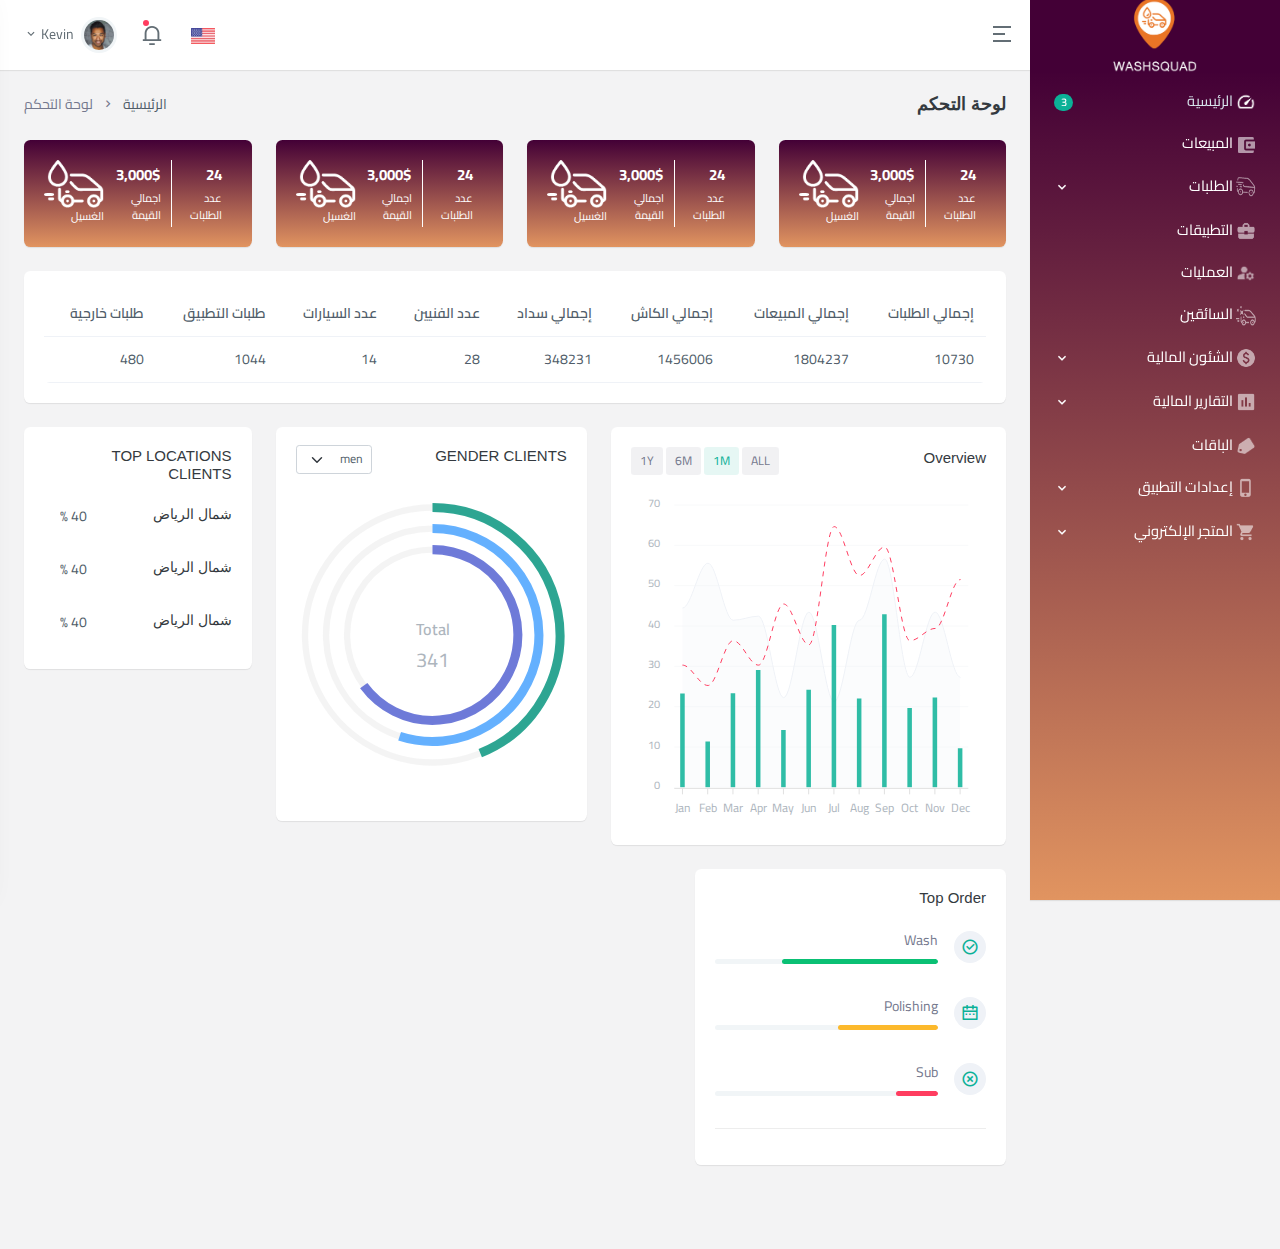
<file: index.html>
<!doctype html>
<html lang="ar" style="direction: rtl;">

    <head>
        
        <meta charset="utf-8" />
        <title> WashSquad </title>
        <meta name="viewport" content="width=device-width, initial-scale=1.0">
        <meta content="Premium Multipurpose Admin & Dashboard Template" name="description" />
        <meta content="Themesdesign" name="author" />
        <!-- App favicon -->
        <link rel="shortcut icon" href="assets/images/favicon.ico">
        
        <!-- jvectormap -->
        <link href="assets/libs/jqvmap/jqvmap.min.css" rel="stylesheet" />

        <!-- Bootstrap Css -->
        <link href="assets/css/bootstrap-rtl.min.css" rel="stylesheet" type="text/css" />
        <!-- Icons Css -->
        <link href="assets/css/icons.min.css" rel="stylesheet" type="text/css" />
        <!-- App Css-->
        <link href="assets/css/app-rtl.min.css" rel="stylesheet" type="text/css" />

    </head>

    <body data-sidebar="dark">
    
    <!-- <body data-layout="horizontal" data-topbar="dark"> -->

        <!-- Begin page -->
        <div id="layout-wrapper">

            
            <header id="page-topbar">
                <div class="navbar-header">
                    <div class="d-flex">
                        <!-- LOGO -->
                        <div class="navbar-brand-box text-center">
                            <a href="index.html" class="logo logo-dark">
                                <span class="logo-sm">
                                    <img src="assets/images/logo-sm.png" alt="logo-sm-dark" height="22">
                                </span>
                                <span class="logo-lg">
                                    <img src="assets/images/logo-dark.png" alt="logo-dark" height="24">
                                </span>
                            </a>

                            <a href="index.html" class="logo logo-light">
                                <span class="logo-sm">
                                    <img src="assets/images/logo-sm.png" alt="logo-sm-light" height="22">
                                </span>
                                <span class="logo-lg">
                                    <img src="assets/images/logo-light.png" alt="logo-light" height="24">
                                </span>
                            </a>
                        </div>

                        <button type="button" class="btn btn-sm px-3 font-size-24 header-item waves-effect" id="vertical-menu-btn">
                            <i class="ri-menu-2-line align-middle"></i>
                        </button>

                        <!-- App Search-->
                        <!-- <form class="app-search d-none d-lg-block">
                            <div class="position-relative">
                                <input type="text" class="form-control" placeholder="Search...">
                                <span class="ri-search-line"></span>
                            </div>
                        </form> -->
                    </div>

                    <div class="d-flex">

                        <div class="dropdown d-inline-block d-lg-none ms-2">
                            <button type="button" class="btn header-item noti-icon waves-effect" id="page-header-search-dropdown"
                                data-bs-toggle="dropdown" aria-haspopup="true" aria-expanded="false">
                                <i class="ri-search-line"></i>
                            </button>
                            <div class="dropdown-menu dropdown-menu-lg dropdown-menu-end p-0"
                                aria-labelledby="page-header-search-dropdown">
                    
                                <form class="p-3">
                                    <div class="mb-3 m-0">
                                        <div class="input-group">
                                            <input type="text" class="form-control" placeholder="Search ...">
                                            <div class="input-group-append">
                                                <button class="btn btn-primary" type="submit"><i class="ri-search-line"></i></button>
                                            </div>
                                        </div>
                                    </div>
                                </form>
                            </div>
                        </div>

                        <div class="dropdown d-none d-sm-inline-block">
                            <button type="button" class="btn header-item waves-effect"
                                data-bs-toggle="dropdown" aria-haspopup="true" aria-expanded="false">
                                <img class="" src="assets/images/flags/us.jpg" alt="Header Language" height="16">
                             </button>
                            <div class="dropdown-menu dropdown-menu-end">
                    
                                <!-- item-->
                                <a href="javascript:void(0);" class="dropdown-item notify-item">
                                    <img src="assets/images/flags/spain.jpg" alt="user-image" class="me-1" height="12"> <span class="align-middle"> en </span>
                                </a>

                               

                               

                                
                            </div>
                        </div>

                        <div class="dropdown d-none d-lg-inline-block ms-1">
                          
                            <div class="dropdown-menu dropdown-menu-lg dropdown-menu-end">
                                <div class="px-lg-2">
                                    <div class="row g-0">
                                        <div class="col">
                                            <a class="dropdown-icon-item" href="#">
                                                <img src="assets/images/brands/github.png" alt="Github">
                                                <span>GitHub</span>
                                            </a>
                                        </div>
                                        <div class="col">
                                            <a class="dropdown-icon-item" href="#">
                                                <img src="assets/images/brands/bitbucket.png" alt="bitbucket">
                                                <span>Bitbucket</span>
                                            </a>
                                        </div>
                                        <div class="col">
                                            <a class="dropdown-icon-item" href="#">
                                                <img src="assets/images/brands/dribbble.png" alt="dribbble">
                                                <span>Dribbble</span>
                                            </a>
                                        </div>
                                    </div>

                                    <div class="row g-0">
                                        <div class="col">
                                            <a class="dropdown-icon-item" href="#">
                                                <img src="assets/images/brands/dropbox.png" alt="dropbox">
                                                <span>Dropbox</span>
                                            </a>
                                        </div>
                                        <div class="col">
                                            <a class="dropdown-icon-item" href="#">
                                                <img src="assets/images/brands/mail_chimp.png" alt="mail_chimp">
                                                <span>Mail Chimp</span>
                                            </a>
                                        </div>
                                        <div class="col">
                                            <a class="dropdown-icon-item" href="#">
                                                <img src="assets/images/brands/slack.png" alt="slack">
                                                <span>Slack</span>
                                            </a>
                                        </div>
                                    </div>
                                </div>
                            </div>
                        </div>

                       

                        <div class="dropdown d-inline-block">
                            <button type="button" class="btn header-item noti-icon waves-effect" id="page-header-notifications-dropdown"
                                  data-bs-toggle="dropdown" aria-expanded="false">
                                <i class="ri-notification-3-line"></i>
                                <span class="noti-dot"></span>
                            </button>
                            <div class="dropdown-menu dropdown-menu-lg dropdown-menu-end p-0"
                                aria-labelledby="page-header-notifications-dropdown">
                                <div class="p-3">
                                    <div class="row align-items-center">
                                        <div class="col">
                                            <h6 class="m-0"> Notifications </h6>
                                        </div>
                                        <div class="col-auto">
                                            <a href="#!" class="small"> View All</a>
                                        </div>
                                    </div>
                                </div>
                                <div data-simplebar style="max-height: 230px;">
                                    <a href="" class="text-reset notification-item">
                                        <div class="d-flex">
                                            <div class="flex-shrink-0 me-3">
                                                <div class="avatar-xs">
                                                    <span class="avatar-title bg-primary rounded-circle font-size-16">
                                                        <i class="ri-shopping-cart-line"></i>
                                                    </span>
                                                </div>
                                            </div>                                
                                            <div class="flex-grow-1">
                                                <h6 class="mb-1">Your order is placed</h6>
                                                <div class="font-size-12 text-muted">
                                                    <p class="mb-1">If several languages coalesce the grammar</p>
                                                    <p class="mb-0"><i class="mdi mdi-clock-outline"></i> 3 min ago</p>
                                                </div>
                                            </div>
                                        </div>
                                    </a>
                                    <a href="" class="text-reset notification-item">
                                        <div class="d-flex">
                                            <div class="flex-shrink-0 me-3">
                                                <img src="assets/images/users/avatar-3.jpg" class="rounded-circle avatar-xs" alt="user-pic">
                                            </div>
                                            <div class="flex-grow-1">
                                                <h6 class="mb-1">James Lemire</h6>
                                                <div class="font-size-12 text-muted">
                                                    <p class="mb-1">It will seem like simplified English.</p>
                                                    <p class="mb-0"><i class="mdi mdi-clock-outline"></i> 1 hours ago</p>
                                                </div>
                                            </div>
                                        </div>
                                    </a>
                                    <a href="" class="text-reset notification-item">
                                        <div class="d-flex">
                                            <div class="flex-shrink-0 me-3">
                                                <div class="avatar-xs">
                                                    <span class="avatar-title bg-success rounded-circle font-size-16">
                                                        <i class="ri-checkbox-circle-line"></i>
                                                    </span>
                                                </div>
                                            </div>
                                            <div class="flex-grow-1">
                                                <h6 class="mb-1">Your item is shipped</h6>
                                                <div class="font-size-12 text-muted">
                                                    <p class="mb-1">If several languages coalesce the grammar</p>
                                                    <p class="mb-0"><i class="mdi mdi-clock-outline"></i> 3 min ago</p>
                                                </div>
                                            </div>
                                        </div>
                                    </a>

                                    <a href="" class="text-reset notification-item">
                                        <div class="d-flex">
                                            <div class="flex-shrink-0 me-3">
                                                <img src="assets/images/users/avatar-4.jpg" class="rounded-circle avatar-xs" alt="user-pic">
                                            </div>
                                            <div class="flex-grow-1">
                                                <h6 class="mb-1">Salena Layfield</h6>
                                                <div class="font-size-12 text-muted">
                                                    <p class="mb-1">As a skeptical Cambridge friend of mine occidental.</p>
                                                    <p class="mb-0"><i class="mdi mdi-clock-outline"></i> 1 hours ago</p>
                                                </div>
                                            </div>
                                        </div>
                                    </a>
                                </div>
                                <div class="p-2 border-top">
                                    <div class="d-grid">
                                        <a class="btn btn-sm btn-link font-size-14 text-center" href="javascript:void(0)">
                                            <i class="mdi mdi-arrow-right-circle me-1"></i> View More..
                                        </a>
                                    </div>
                                </div>
                            </div>
                        </div>

                        <div class="dropdown d-inline-block user-dropdown">
                            <button type="button" class="btn header-item waves-effect" id="page-header-user-dropdown"
                                data-bs-toggle="dropdown" aria-haspopup="true" aria-expanded="false">
                                <img class="rounded-circle header-profile-user" src="assets/images/users/avatar-2.jpg"
                                    alt="Header Avatar">
                                <span class="d-none d-xl-inline-block ms-1">Kevin</span>
                                <i class="mdi mdi-chevron-down d-none d-xl-inline-block"></i>
                            </button>
                            <div class="dropdown-menu dropdown-menu-end">
                                <!-- item-->
                                <a class="dropdown-item" href="#"><i class="ri-user-line align-middle me-1"></i> Profile</a>
                                <a class="dropdown-item" href="#"><i class="ri-wallet-2-line align-middle me-1"></i> My Wallet</a>
                                <a class="dropdown-item d-block" href="#"><span class="badge bg-success float-end mt-1">11</span><i class="ri-settings-2-line align-middle me-1"></i> Settings</a>
                                <a class="dropdown-item" href="#"><i class="ri-lock-unlock-line align-middle me-1"></i> Lock screen</a>
                                <div class="dropdown-divider"></div>
                                <a class="dropdown-item text-danger" href="#"><i class="ri-shut-down-line align-middle me-1 text-danger"></i> Logout</a>
                            </div>
                        </div>

                        <!-- <div class="dropdown d-inline-block">
                            <button type="button" class="btn header-item noti-icon right-bar-toggle waves-effect">
                                <i class="mdi mdi-cog"></i>
                            </button>
                        </div> -->

                    </div>
                </div>
            </header>

            <!-- ========== Left Sidebar Start ========== -->
            <div class="vertical-menu">

                <div data-simplebar class="h-100">

                    <!--- Sidemenu -->
                    <div id="sidebar-menu">
                        <!-- Left Menu Start -->
                        <ul class="metismenu list-unstyled" id="side-menu">
                            <!-- <li class="menu-title">Menu</li> -->

                            <li>
                                <a href="index.html" class="waves-effect">
                                     <img src="assets/images/icons/speed-24px.png" width="20px" height="20ox" alt=""> <span
                                        class="badge rounded-pill bg-primary float-end">3</span>
                                    <span> الرئيسية </span>
                                </a>
                            </li>

                            <li>
                                <a href="Sales.html" class=" waves-effect">
                                    <img src="assets/images/icons/baseline-account_balance_wallet-24px.png" width="20px" height="20ox" alt="">
                                    <span> المبيعات </span>
                                </a>
                            </li>

                            <li>
                                <a href="javascript: void(0);" class="has-arrow waves-effect">
                                    <img src="assets/images/icons/Group 122.png" width="20px" height="20ox" alt="">
                                    <span> الطلبات </span>
                                </a>
                                <ul class="sub-menu" aria-expanded="false">
                                    <li><a href="orders-table.html"> جدول الطلبات </a></li>
                                    <li><a href="email-read.html">   الأوقات المتاحة </a></li>
                                    <li><a href="email-compose.html">   الإشتراكات الشهرية </a></li>
                                    <li><a href="email-compose.html"> الخدمات المرسلة </a></li>
                                </ul>
                            </li>

                            <!-- <li class="menu-title">Layouts</li> -->

                            <li>
                                <a href="apps.html" class="waves-effect">
                                    <img src="assets/images/icons/baseline-business_center-24px.png" width="20px" height="20ox" alt="">
                                    <span> التطبيقات </span>
                                </a>
                                
                            </li>

                            <li>
                                <a href="operation.html" class="waves-effect">
                                    <img src="assets/images/icons/manage_accounts_black_24dp.png" width="20px" height="20ox" alt="">
                                    <span> العمليات </span>
                                </a>
                                
                            </li>

                            <!-- <li class="menu-title">Pages</li> -->

                            <li>
                                <a href="Driver.html" class=" waves-effect">
                                    <img src="assets/images/icons/Group 384.png" width="20px" height="20ox" alt="">
                                    <span> السائقين </span>
                                </a>
                              
                            </li>

                            <li>
                                <a href="javascript: void(0);" class="has-arrow waves-effect">
                                    <img src="assets/images/icons/paid_black_24dp.png" width="20px" height="20ox" alt="">
                                    <span> الشئون المالية </span>
                                </a>
                                <ul class="sub-menu" aria-expanded="false">
                                    <li><a href="arrive-leave.html"> الحضور والإنصراف </a></li>
                                    <li><a href="employee-data.html"> بيانات الموظفين </a></li>
                                    <li><a href="Salaries-commissions.html"> الرواتب والعمولة </a></li>
                                    <li><a href="car-reports.html"> تقارير السيارات </a></li>
                                    <li><a href="apps-reports.html"> تقارير التطبيقات  </a></li>
                                    <li><a href="financial-collection.html"> التحصيل المالي </a></li>
                                    <li><a href="maintenance-reports.html"> تقارير الصيانة </a></li>
                                    <li><a href="burnings.html"> المحروقات </a></li>
                                    <li><a href="Administrative-expenses.html"> مصاريف إدارية </a></li>
                                    <li><a href="financial-obligations.html"> الإلتزامات المالية </a></li>
                                    <li><a href="purchases.html">  مشتريات    </a></li>
                                    <li><a href="distressed-sums.html"> مبالغ متعثرة </a></li>
                                    <li><a href="warehouse.html"> المستودع </a></li>
                                </ul> 
                            </li>

                            <!-- <li class="menu-title">Components</li> -->
 
                            <li>
                                <a href="javascript: void(0);" class="has-arrow waves-effect">
                                    <img src="assets/images/icons/assessment_black_24dp.png" width="20px" height="20ox" alt="">
                                    <span> التقارير المالية </span>
                                </a>
                                <ul class="sub-menu" aria-expanded="false">
                                    <li><a href="orders-reports.html"> تقارير الطلبات المنفذة  </a></li>
                                    <li><a href="Revenues.html"> الإيرادات </a></li>
                                    <li><a href="cost.html"> التكلفة </a></li>
                                    <li><a href="company-profitability.html"> ربحية الشركة </a></li>
                                    <li><a href="financial-savings.html">الإدخار</a></li>
                                    <li><a href="financial-grouth.html"> النمو </a></li>
                          
                                </ul>
                            </li>

                            <li>
                                <a href="packages.html" class="waves-effect">
                                    <img src="assets/images/icons/local_offer_black_24dp.png" width="20px" height="20ox" alt="">
                                     <span> الباقات </span>
                                </a>
                          
                            </li>

                            <li>
                                <a href="javascript: void(0);" class="has-arrow waves-effect">
                                    <img src="assets/images/icons/phone_iphone_black_24dp.png" width="20px" height="20ox" alt="">
                                    <span> إعدادات التطبيق </span>
                                </a>
                                <ul class="sub-menu" aria-expanded="false">
                                    <li><a href="tables-basic.html"> الخدمات </a></li>
                                    <li><a href="tables-basic.html"> الباقات الرئيسية </a></li>
                                    <li><a href="tables-basic.html"> الخدمات الإضافية </a></li>
                                    <li><a href="tables-basic.html"> المناطق والأحياء </a></li>
                                    <li><a href="tables-basic.html"> الأوقات </a></li>
                                    <li><a href="tables-basic.html"> أنواع السيارات </a></li>
                                    <li><a href="tables-basic.html"> أنواع السيارات الفرعية </a></li>
                                    <li><a href="tables-basic.html"> أكواد الخصم </a></li>
                                    <li><a href="tables-basic.html"> العروض </a></li>
                                    <li><a href="tables-basic.html"> الإشعارات </a></li>
                                    <li><a href="tables-basic.html"> الشروط والأحكام </a></li>
                                    <li><a href="tables-basic.html"> الأسئلة المتكررة </a></li>
                                    <li><a href="tables-basic.html"> وسائل التواصل الإجتماعي </a></li>
                                    <li><a href="tables-basic.html"> وسائل الدعم والمساعدة </a></li>
                                     

                                </ul>
                            </li>

                            <li>
                                <a href="javascript: void(0);" class="has-arrow waves-effect">
                                    <img src="assets/images/icons/baseline-shopping_cart-24px.png" width="20px" height="20ox" alt="">
                                    <span> المتجر الإلكتروني </span>
                                </a>
                                <ul class="sub-menu" aria-expanded="false">
                                    <li><a href="charts-apex.html">  المنتجات </a></li>
                                    <li><a href="charts-apex.html"> الطلبات  </a></li>
                                    <li><a href="charts-apex.html"> التقارير  </a></li>

                                </ul>
                            </li>

   
 
                        </ul>
                    </div>
                    <!-- Sidebar -->
                </div>
            </div>
            <!-- Left Sidebar End -->

            

            <!-- ============================================================== -->
            <!-- Start right Content here -->
            <!-- ============================================================== -->
            <div class="main-content">

                <div class="page-content">
                    <div class="container-fluid">

                        <!-- start page title -->
                        <div class="row">
                            <div class="col-12">
                                <div class="page-title-box d-sm-flex align-items-center justify-content-between">
                                    <h4 class="mb-sm-0"> لوحة التحكم </h4>

                                    <div class="page-title-right">
                                        <ol class="breadcrumb m-0">
                                            <li class="breadcrumb-item"><a href="javascript: void(0);"> الرئيسية </a></li>
                                            <li class="breadcrumb-item active"> لوحة التحكم </li>
                                        </ol>
                                    </div>

                                </div>
                            </div>
                        </div>
                        <!-- end page title -->

                   
                        
                        <div class="row">
                            <div class="col-xl-3 col-sm-6">
                                <div class="card four-coulum">
                                    <div class="card-body">
                                        <div class=" content-of-four d-flex text-white">
                                            <div class="order-number"> 
                                                <p class="num mb-1"> 24 </p>
                                             <p class="mb-0 para"> عدد الطلبات </p>
                                            </div>


                                            <div class="value-number"> 
                                                <p class="num mb-1"> 3,000$ </p>
                                             <p class="mb-0 para">اجمالي القيمة </p>
                                            </div>

                                            <div class="img-div"> 
                                                <img src="assets/images/icons/Group 17.png" alt="">
                                                <p class="mb-0 para"> الغسيل  </p>

                                            </div>
                                             
                                        </div>
                                    </div>
                                    <!-- end card-body -->
                                </div>
                                <!-- end card -->
                            </div>
                            <!-- end col -->

                            <div class="col-xl-3 col-sm-6">
                                <div class="card four-coulum">
                                    <div class="card-body">
                                        <div class=" content-of-four d-flex text-white">
                                            <div class="order-number"> 
                                                <p class="num mb-1"> 24 </p>
                                             <p class="mb-0 para"> عدد الطلبات </p>
                                            </div>


                                            <div class="value-number"> 
                                                <p class="num mb-1"> 3,000$ </p>
                                             <p class="mb-0 para">اجمالي القيمة </p>
                                            </div>

                                            <div class="img-div"> 
                                                <img src="assets/images/icons/Group 17.png" alt="">
                                                <p class="mb-0 para"> الغسيل  </p>

                                            </div>
                                             
                                        </div>
                                    </div>
                                    <!-- end card-body -->
                                </div>
                                <!-- end card -->
                            </div>
                            <!-- end col -->

                            <div class="col-xl-3 col-sm-6">
                                <div class="card four-coulum">
                                    <div class="card-body">
                                        <div class=" content-of-four d-flex text-white">
                                            <div class="order-number"> 
                                                <p class="num mb-1"> 24 </p>
                                             <p class="mb-0 para"> عدد الطلبات </p>
                                            </div>


                                            <div class="value-number"> 
                                                <p class="num mb-1"> 3,000$ </p>
                                             <p class="mb-0 para">اجمالي القيمة </p>
                                            </div>

                                            <div class="img-div"> 
                                                <img src="assets/images/icons/Group 17.png" alt="">
                                                <p class="mb-0 para"> الغسيل  </p>

                                            </div>
                                             
                                        </div>
                                    </div>
                                    <!-- end card-body -->
                                </div>
                                <!-- end card -->
                            </div>
                            <!-- end col -->

                            <div class="col-xl-3 col-sm-6">
                                <div class="card four-coulum">
                                    <div class="card-body">
                                        <div class=" content-of-four d-flex text-white">
                                            <div class="order-number"> 
                                                <p class="num mb-1"> 24 </p>
                                             <p class="mb-0 para"> عدد الطلبات </p>
                                            </div>


                                            <div class="value-number"> 
                                                <p class="num mb-1"> 3,000$ </p>
                                             <p class="mb-0 para">اجمالي القيمة </p>
                                            </div>

                                            <div class="img-div"> 
                                                <img src="assets/images/icons/Group 17.png" alt="">
                                                <p class="mb-0 para"> الغسيل  </p>

                                            </div>
                                             
                                        </div>
                                    </div>
                                    <!-- end card-body -->
                                </div>
                                <!-- end card -->
                            </div>
                            <!-- end col -->
                        </div>
                        <!-- end row -->

                        <div class="row">
                            <div class="col-lg-12">
                                <div class="card">
                                    <div class="card-body">
 
                                        <div class="table-responsive">
                                            <table class="table table-centered table-nowrap mb-0">
                                                <thead>
                                                    <tr>
                                                        
                                                         <th scope="col"> إجمالي الطلبات  </th>
                                                        <th scope="col"> إجمالي المبيعات </th>
                                                        <th scope="col"> إجمالي الكاش </th>
                                                        <th scope="col"> إجمالي سداد  </th>
                                                        <th scope="col"> عدد الفنيين </th>
                                                        <th scope="col"> عدد السيارات </th>
                                                        <th scope="col"> طلبات التطبيق </th>
                                                        <th scope="col"> طلبات خارجية </th>
                                                    </tr>
                                                </thead>
                                                <tbody>
                                                    <tr>
                                                    
                                                        <td>
                                                            10730
                                                        </td>
                                                        <td>1804237</td>
                                                        <td>1456006</td>
                                                        <td>348231</td>
                                                        
                                                        <td>
                                                            28
                                                        </td>
                                                        <td>
                                                            14
                                                        </td>
                                                        <td>
                                                            1044
                                                        </td>
                                                        <td>
                                                            480     
                                                        </td>
                                                    </tr>
                                            
                                                </tbody>
                                            </table>
                                        </div>
                                    </div>
                                    <!-- end card-body -->
                                </div>
                                <!-- end card -->
                            </div>
                            <!-- end col -->
                        </div>

                        <div class="row">
                            <div class="col-xl-5">
                                <div class="card">
                                    <div class="card-body">
                                        <div class="d-flex align-items-center">
                                            <div class="flex-grow-1">
                                                <h5 class="card-title">Overview</h5>
                                            </div>
                                            <div class="flex-shrink-0">
                                                <div>
                                                    <button type="button" class="btn btn-soft-secondary btn-sm">
                                                        ALL
                                                    </button>
                                                    <button type="button" class="btn btn-soft-primary btn-sm">
                                                        1M
                                                    </button>
                                                    <button type="button" class="btn btn-soft-secondary btn-sm">
                                                        6M
                                                    </button>
                                                    <button type="button" class="btn btn-soft-secondary btn-sm active">
                                                        1Y
                                                    </button>
                                                </div>
                                            </div>
                                        </div>

                                        <div>
                                            <div id="mixed-chart" class="apex-charts" dir="ltr"></div>
                                        </div>
                                    </div>
                                    <!-- end card-body -->

                                     
                                    <!-- end card-body -->
                                </div>
                                <!-- end card -->
                            </div>
                            <!-- end col -->

                            <div class="col-xl-4">
                                <div class="card">
                                    <div class="card-body">
                                        <div class="d-flex  align-items-center">
                                            <div class="flex-grow-1">
                                                <h5 class="card-title">GENDER CLIENTS</h5>
                                            </div>
                                            <div class="flex-shrink-0">
                                                <select class="form-select form-select-sm mb-0 my-n1">
                                                    <option value="MAY" selected="">men</option>
                                                    <option value="AP">women</option>
                                            
                                                </select>
                                            </div>
                                        </div>

                                        <div>
                                            <div id="radialBar-chart" class="apex-charts" dir="ltr"></div>
                                        </div>
 
                                    </div>
                                    <!-- end card-body -->
                                </div>
                                <!-- end card -->
                            </div>
                            <!-- end col -->

                            <div class="col-lg-3">
                                <div class="card">
                                    <div class="card-body">
                                        <h4 class="card-title"> TOP LOCATIONS CLIENTS </h4>

                                        <div class="pe-3" data-simplebar style="max-height: 287px;">
                                            <a href="#" class="text-body d-block">
                                                <div class="d-flex py-3">
                                                     
                        
                                                    <div class="flex-grow-1 overflow-hidden d-flex justify-content-between">
                                                        <h5 class="font-size-14 mb-1">  شمال الرياض  </h5>
                                                        <p class="text-truncate mb-0">
                                                            40 %
                                                        </p>
                                                    </div>
 
                                                </div>
                                            </a>

                                            <a href="#" class="text-body d-block">
                                                <div class="d-flex py-3">
                                                     
                        
                                                    <div class="flex-grow-1 overflow-hidden d-flex justify-content-between">
                                                        <h5 class="font-size-14 mb-1">  شمال الرياض  </h5>
                                                        <p class="text-truncate mb-0">
                                                            40 %
                                                        </p>
                                                    </div>
                                                     
                                                </div>
                                            </a>


                                            <a href="#" class="text-body d-block">
                                                <div class="d-flex py-3">
                                                     
                        
                                                    <div class="flex-grow-1 overflow-hidden d-flex justify-content-between">
                                                        <h5 class="font-size-14 mb-1">  شمال الرياض  </h5>
                                                        <p class="text-truncate mb-0">
                                                            40 %
                                                        </p>
                                                    </div>
                                                     
                                                </div>
                                            </a>


                                        </div>
                                    </div>
                                    <!-- end card-body -->
                                </div>
                                <!-- end card -->
                            </div>
                            <!-- end col -->
                        </div>
                        <!-- end row -->

                        <div class="row">
                            <div class="col-xl-4">
                                <div class="card">
                                    <div class="card-body">
                                        <h5 class="card-title">Top Order  </h5>
                                        <div>
                                            <ul class="list-unstyled">
                                                <li class="py-3">
                                                    <div class="d-flex">
                                                        <div class="avatar-xs align-self-center me-3">
                                                            <div class="avatar-title rounded-circle bg-light text-primary font-size-18">
                                                                <i class="ri-checkbox-circle-line"></i>
                                                            </div>
                                                        </div>
                                                        <div class="flex-grow-1">
                                                            <p class="text-muted mb-2"> Wash </p>
                                                            <div class="progress progress-sm animated-progess">
                                                                <div class="progress-bar bg-success" role="progressbar" style="width: 70%" aria-valuenow="70" aria-valuemin="0" aria-valuemax="100"></div>
                                                            </div>
                                                        </div>
                                                    </div>
                                                </li>
                                                <li class="py-3">
                                                    <div class="d-flex">
                                                        <div class="avatar-xs align-self-center me-3">
                                                            <div class="avatar-title rounded-circle bg-light text-primary font-size-18">
                                                                <i class="ri-calendar-2-line"></i>
                                                            </div>
                                                        </div>
                                                        <div class="flex-grow-1">
                                                            <p class="text-muted mb-2"> Polishing </p>
                                                            <div class="progress progress-sm animated-progess">
                                                                <div class="progress-bar bg-warning" role="progressbar" style="width: 45%" aria-valuenow="45" aria-valuemin="0" aria-valuemax="100"></div>
                                                            </div>
                                                        </div>
                                                    </div>
                                                </li>
                                                <li class="py-3">
                                                    <div class="d-flex">
                                                        <div class="avatar-xs align-self-center me-3">
                                                            <div class="avatar-title rounded-circle bg-light text-primary font-size-18">
                                                                <i class="ri-close-circle-line"></i>
                                                            </div>
                                                        </div>
                                                        <div class="flex-grow-1">
                                                            <p class="text-muted mb-2"> Sub </p>
                                                            <div class="progress progress-sm animated-progess">
                                                                <div class="progress-bar bg-danger" role="progressbar" style="width: 19%" aria-valuenow="19" aria-valuemin="0" aria-valuemax="100"></div>
                                                            </div>
                                                        </div>
                                                    </div>
                                                </li>
                                            </ul>
                                        </div>

                                        <hr>
                                        
                                   
                                    </div>
                                    <!-- end card-body -->
                                </div>
                                <!-- end card -->
                            </div>
                            <!-- end col -->

                            

                          
                            <!-- end col -->
                        </div>
                        <!-- end row -->

                   
                        <!-- end row -->
                        
                    </div>
                    <!-- container-fluid -->
                </div>
                <!-- End Page-content -->

            

            </div>
            <!-- end main content-->

        </div>
        <!-- END layout-wrapper -->

        <!-- Right Sidebar -->
        <div class="right-bar">
            <div data-simplebar class="h-100">
                <div class="rightbar-title d-flex align-items-center px-3 py-4">
            
                    <h5 class="m-0 me-2">Settings</h5>

                    <a href="javascript:void(0);" class="right-bar-toggle ms-auto">
                        <i class="mdi mdi-close noti-icon"></i>
                    </a>
                </div>

                <!-- Settings -->
                <hr class="mt-0" />
                <h6 class="text-center mb-0">Choose Layouts</h6>

                <div class="p-4">
                    <div class="mb-2">
                        <img src="assets/images/layouts/layout-1.png" class="img-thumbnail" alt="layout-1">
                    </div>

                    <div class="form-check form-switch mb-3">
                        <input class="form-check-input theme-choice" type="checkbox" id="light-mode-switch" checked>
                        <label class="form-check-label" for="light-mode-switch">Light Mode</label>
                    </div>
    
                    <div class="mb-2">
                        <img src="assets/images/layouts/layout-2.png" class="img-thumbnail" alt="layout-2">
                    </div>
                    <div class="form-check form-switch mb-3">
                        <input class="form-check-input theme-choice" type="checkbox" id="dark-mode-switch" data-bsStyle="assets/css/bootstrap-dark.min.css" data-appStyle="assets/css/app-dark.min.css">
                        <label class="form-check-label" for="dark-mode-switch">Dark Mode</label>
                    </div>
    
                    <div class="mb-2">
                        <img src="assets/images/layouts/layout-3.png" class="img-thumbnail" alt="layout-3">
                    </div>
                    <div class="form-check form-switch mb-5">
                        <input class="form-check-input theme-choice" type="checkbox" id="rtl-mode-switch" data-appStyle="assets/css/app-rtl.min.css">
                        <label class="form-check-label" for="rtl-mode-switch">RTL Mode</label>
                    </div>

            
                </div>

            </div> <!-- end slimscroll-menu-->
        </div>
        <!-- /Right-bar -->

        <!-- Right bar overlay-->
        <div class="rightbar-overlay"></div>

        <!-- JAVASCRIPT -->
        <script src="assets/libs/jquery/jquery.min.js"></script>
        <script src="assets/libs/bootstrap/js/bootstrap.bundle.min.js"></script>
        <script src="assets/libs/metismenu/metisMenu.min.js"></script>
        <script src="assets/libs/simplebar/simplebar.min.js"></script>
        <script src="assets/libs/node-waves/waves.min.js"></script>

        <!-- apexcharts js -->
        <script src="assets/libs/apexcharts/apexcharts.min.js"></script>

        <!-- jquery.vectormap map -->
        <script src="assets/libs/jqvmap/jquery.vmap.min.js"></script>
        <script src="assets/libs/jqvmap/maps/jquery.vmap.usa.js"></script>

        <script src="assets/js/pages/dashboard.init.js"></script>

        <script src="assets/js/app.js"></script>

    </body>
</html>
</file>
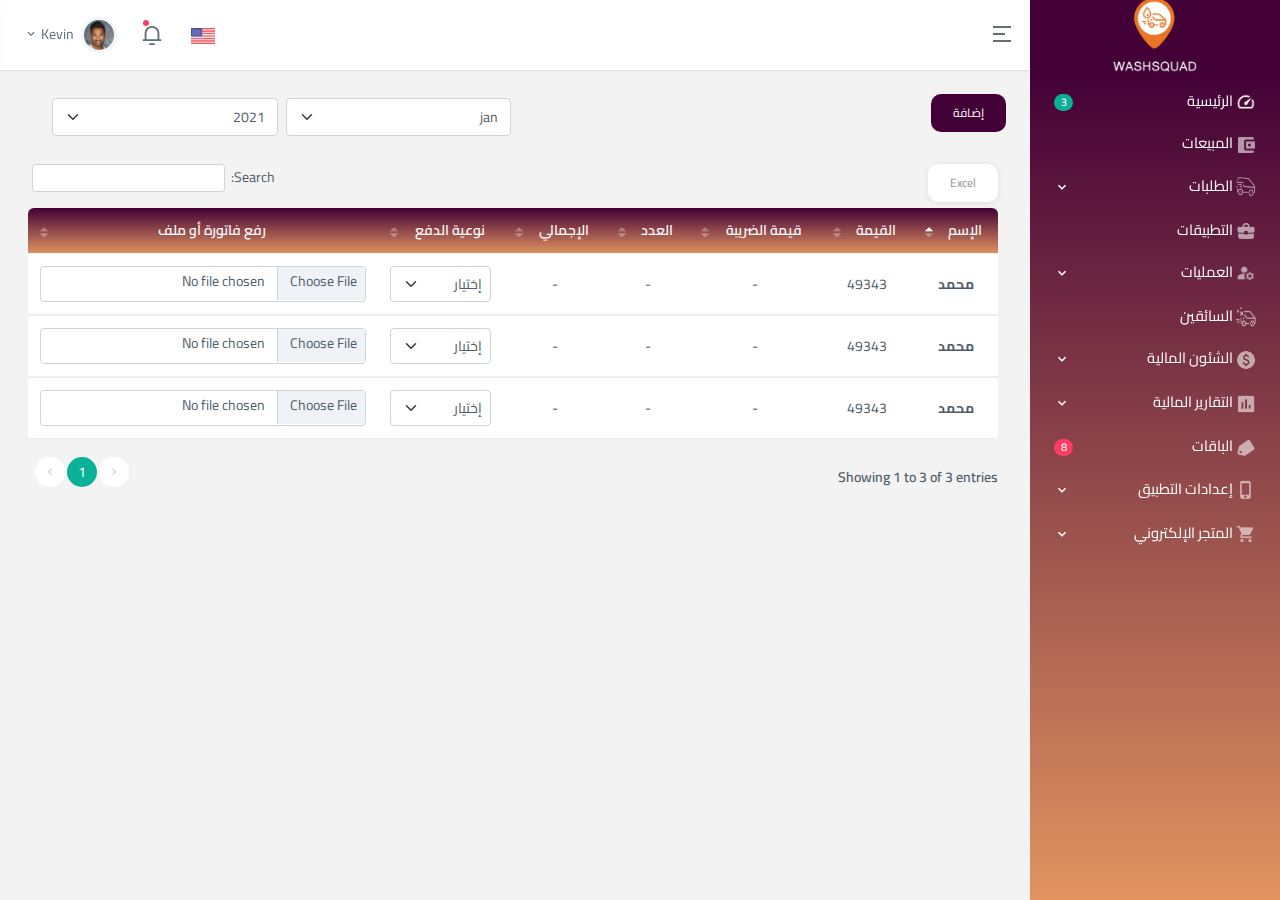
<file: Administrative-expenses.html>
<!doctype html>
<html lang="ar" style="direction: rtl;">

<head>

    <meta charset="utf-8" />
    <title> WashSquad </title>
    <meta name="viewport" content="width=device-width, initial-scale=1.0">
    <meta content="Premium Multipurpose Admin & Dashboard Template" name="description" />
    <meta content="Themesdesign" name="author" />
    <!-- App favicon -->
    <link rel="shortcut icon" href="assets/images/favicon.ico">

    <!-- jvectormap -->
    <link href="assets/libs/jqvmap/jqvmap.min.css" rel="stylesheet" />


          <!-- DataTables -->
          <link href="assets/libs/datatables.net-bs4/css/dataTables.bootstrap4.min.css" rel="stylesheet" type="text/css" />
          <link href="assets/libs/datatables.net-buttons-bs4/css/buttons.bootstrap4.min.css" rel="stylesheet"
              type="text/css" />
      
          <!-- Responsive datatable examples -->
          <link href="assets/libs/datatables.net-responsive-bs4/css/responsive.bootstrap4.min.css" rel="stylesheet"
              type="text/css" />
      
    
              

    <!-- Bootstrap Css -->
    <link href="assets/css/bootstrap-rtl.min.css" rel="stylesheet" type="text/css" />
    <!-- Icons Css -->
    <link href="assets/css/icons.min.css" rel="stylesheet" type="text/css" />
    <!-- App Css-->
    <link href="assets/css/app-rtl.min.css" rel="stylesheet" type="text/css" />

</head>

<body data-sidebar="dark">

    <!-- <body data-layout="horizontal" data-topbar="dark"> -->

    <!-- Begin page -->
    <div id="layout-wrapper">


        <header id="page-topbar">
            <div class="navbar-header">
                <div class="d-flex">
                    <!-- LOGO -->
                    <div class="navbar-brand-box text-center">
                        <a href="index.html" class="logo logo-dark">
                            <span class="logo-sm">
                                <img src="assets/images/logo-sm.png" alt="logo-sm-dark" height="22">
                            </span>
                            <span class="logo-lg">
                                <img src="assets/images/logo-dark.png" alt="logo-dark" height="24">
                            </span>
                        </a>

                        <a href="index.html" class="logo logo-light">
                            <span class="logo-sm">
                                <img src="assets/images/logo-sm.png" alt="logo-sm-light" height="22">
                            </span>
                            <span class="logo-lg">
                                <img src="assets/images/logo-light.png" alt="logo-light" height="24">
                            </span>
                        </a>
                    </div>

                    <button type="button" class="btn btn-sm px-3 font-size-24 header-item waves-effect"
                        id="vertical-menu-btn">
                        <i class="ri-menu-2-line align-middle"></i>
                    </button>

                    <!-- App Search-->
                    <!-- <form class="app-search d-none d-lg-block">
                            <div class="position-relative">
                                <input type="text" class="form-control" placeholder="Search...">
                                <span class="ri-search-line"></span>
                            </div>
                        </form> -->
                </div>

                <div class="d-flex">

                    <div class="dropdown d-inline-block d-lg-none ms-2">
                        <button type="button" class="btn header-item noti-icon waves-effect"
                            id="page-header-search-dropdown" data-bs-toggle="dropdown" aria-haspopup="true"
                            aria-expanded="false">
                            <i class="ri-search-line"></i>
                        </button>
                        <div class="dropdown-menu dropdown-menu-lg dropdown-menu-end p-0"
                            aria-labelledby="page-header-search-dropdown">

                            <form class="p-3">
                                <div class="mb-3 m-0">
                                    <div class="input-group">
                                        <input type="text" class="form-control" placeholder="Search ...">
                                        <div class="input-group-append">
                                            <button class="btn btn-primary" type="submit"><i
                                                    class="ri-search-line"></i></button>
                                        </div>
                                    </div>
                                </div>
                            </form>
                        </div>
                    </div>

                    <div class="dropdown d-none d-sm-inline-block">
                        <button type="button" class="btn header-item waves-effect" data-bs-toggle="dropdown"
                            aria-haspopup="true" aria-expanded="false">
                            <img class="" src="assets/images/flags/us.jpg" alt="Header Language" height="16">
                        </button>
                        <div class="dropdown-menu dropdown-menu-end">

                            <!-- item-->
                            <a href="javascript:void(0);" class="dropdown-item notify-item">
                                <img src="assets/images/flags/spain.jpg" alt="user-image" class="me-1" height="12">
                                <span class="align-middle"> en </span>
                            </a>






                        </div>
                    </div>

                    <div class="dropdown d-none d-lg-inline-block ms-1">

                        <div class="dropdown-menu dropdown-menu-lg dropdown-menu-end">
                            <div class="px-lg-2">
                                <div class="row g-0">
                                    <div class="col">
                                        <a class="dropdown-icon-item" href="#">
                                            <img src="assets/images/brands/github.png" alt="Github">
                                            <span>GitHub</span>
                                        </a>
                                    </div>
                                    <div class="col">
                                        <a class="dropdown-icon-item" href="#">
                                            <img src="assets/images/brands/bitbucket.png" alt="bitbucket">
                                            <span>Bitbucket</span>
                                        </a>
                                    </div>
                                    <div class="col">
                                        <a class="dropdown-icon-item" href="#">
                                            <img src="assets/images/brands/dribbble.png" alt="dribbble">
                                            <span>Dribbble</span>
                                        </a>
                                    </div>
                                </div>

                                <div class="row g-0">
                                    <div class="col">
                                        <a class="dropdown-icon-item" href="#">
                                            <img src="assets/images/brands/dropbox.png" alt="dropbox">
                                            <span>Dropbox</span>
                                        </a>
                                    </div>
                                    <div class="col">
                                        <a class="dropdown-icon-item" href="#">
                                            <img src="assets/images/brands/mail_chimp.png" alt="mail_chimp">
                                            <span>Mail Chimp</span>
                                        </a>
                                    </div>
                                    <div class="col">
                                        <a class="dropdown-icon-item" href="#">
                                            <img src="assets/images/brands/slack.png" alt="slack">
                                            <span>Slack</span>
                                        </a>
                                    </div>
                                </div>
                            </div>
                        </div>
                    </div>



                    <div class="dropdown d-inline-block">
                        <button type="button" class="btn header-item noti-icon waves-effect"
                            id="page-header-notifications-dropdown" data-bs-toggle="dropdown" aria-expanded="false">
                            <i class="ri-notification-3-line"></i>
                            <span class="noti-dot"></span>
                        </button>
                        <div class="dropdown-menu dropdown-menu-lg dropdown-menu-end p-0"
                            aria-labelledby="page-header-notifications-dropdown">
                            <div class="p-3">
                                <div class="row align-items-center">
                                    <div class="col">
                                        <h6 class="m-0"> Notifications </h6>
                                    </div>
                                    <div class="col-auto">
                                        <a href="#!" class="small"> View All</a>
                                    </div>
                                </div>
                            </div>
                            <div data-simplebar style="max-height: 230px;">
                                <a href="" class="text-reset notification-item">
                                    <div class="d-flex">
                                        <div class="flex-shrink-0 me-3">
                                            <div class="avatar-xs">
                                                <span class="avatar-title bg-primary rounded-circle font-size-16">
                                                    <i class="ri-shopping-cart-line"></i>
                                                </span>
                                            </div>
                                        </div>
                                        <div class="flex-grow-1">
                                            <h6 class="mb-1">Your order is placed</h6>
                                            <div class="font-size-12 text-muted">
                                                <p class="mb-1">If several languages coalesce the grammar</p>
                                                <p class="mb-0"><i class="mdi mdi-clock-outline"></i> 3 min ago</p>
                                            </div>
                                        </div>
                                    </div>
                                </a>
                                <a href="" class="text-reset notification-item">
                                    <div class="d-flex">
                                        <div class="flex-shrink-0 me-3">
                                            <img src="assets/images/users/avatar-3.jpg" class="rounded-circle avatar-xs"
                                                alt="user-pic">
                                        </div>
                                        <div class="flex-grow-1">
                                            <h6 class="mb-1">James Lemire</h6>
                                            <div class="font-size-12 text-muted">
                                                <p class="mb-1">It will seem like simplified English.</p>
                                                <p class="mb-0"><i class="mdi mdi-clock-outline"></i> 1 hours ago</p>
                                            </div>
                                        </div>
                                    </div>
                                </a>
                                <a href="" class="text-reset notification-item">
                                    <div class="d-flex">
                                        <div class="flex-shrink-0 me-3">
                                            <div class="avatar-xs">
                                                <span class="avatar-title bg-success rounded-circle font-size-16">
                                                    <i class="ri-checkbox-circle-line"></i>
                                                </span>
                                            </div>
                                        </div>
                                        <div class="flex-grow-1">
                                            <h6 class="mb-1">Your item is shipped</h6>
                                            <div class="font-size-12 text-muted">
                                                <p class="mb-1">If several languages coalesce the grammar</p>
                                                <p class="mb-0"><i class="mdi mdi-clock-outline"></i> 3 min ago</p>
                                            </div>
                                        </div>
                                    </div>
                                </a>

                                <a href="" class="text-reset notification-item">
                                    <div class="d-flex">
                                        <div class="flex-shrink-0 me-3">
                                            <img src="assets/images/users/avatar-4.jpg" class="rounded-circle avatar-xs"
                                                alt="user-pic">
                                        </div>
                                        <div class="flex-grow-1">
                                            <h6 class="mb-1">Salena Layfield</h6>
                                            <div class="font-size-12 text-muted">
                                                <p class="mb-1">As a skeptical Cambridge friend of mine occidental.</p>
                                                <p class="mb-0"><i class="mdi mdi-clock-outline"></i> 1 hours ago</p>
                                            </div>
                                        </div>
                                    </div>
                                </a>
                            </div>
                            <div class="p-2 border-top">
                                <div class="d-grid">
                                    <a class="btn btn-sm btn-link font-size-14 text-center" href="javascript:void(0)">
                                        <i class="mdi mdi-arrow-right-circle me-1"></i> View More..
                                    </a>
                                </div>
                            </div>
                        </div>
                    </div>

                    <div class="dropdown d-inline-block user-dropdown">
                        <button type="button" class="btn header-item waves-effect" id="page-header-user-dropdown"
                            data-bs-toggle="dropdown" aria-haspopup="true" aria-expanded="false">
                            <img class="rounded-circle header-profile-user" src="assets/images/users/avatar-2.jpg"
                                alt="Header Avatar">
                            <span class="d-none d-xl-inline-block ms-1">Kevin</span>
                            <i class="mdi mdi-chevron-down d-none d-xl-inline-block"></i>
                        </button>
                        <div class="dropdown-menu dropdown-menu-end">
                            <!-- item-->
                            <a class="dropdown-item" href="#"><i class="ri-user-line align-middle me-1"></i> Profile</a>
                            <a class="dropdown-item" href="#"><i class="ri-wallet-2-line align-middle me-1"></i> My
                                Wallet</a>
                            <a class="dropdown-item d-block" href="#"><span
                                    class="badge bg-success float-end mt-1">11</span><i
                                    class="ri-settings-2-line align-middle me-1"></i> Settings</a>
                            <a class="dropdown-item" href="#"><i class="ri-lock-unlock-line align-middle me-1"></i> Lock
                                screen</a>
                            <div class="dropdown-divider"></div>
                            <a class="dropdown-item text-danger" href="#"><i
                                    class="ri-shut-down-line align-middle me-1 text-danger"></i> Logout</a>
                        </div>
                    </div>

                    <!-- <div class="dropdown d-inline-block">
                            <button type="button" class="btn header-item noti-icon right-bar-toggle waves-effect">
                                <i class="mdi mdi-cog"></i>
                            </button>
                        </div> -->

                </div>
            </div>
        </header>

        <!-- ========== Left Sidebar Start ========== -->
        <div class="vertical-menu">

            <div data-simplebar class="h-100">

                <!--- Sidemenu -->
                <div id="sidebar-menu">
                    <!-- Left Menu Start -->
                    <ul class="metismenu list-unstyled" id="side-menu">
                        <!-- <li class="menu-title">Menu</li> -->

                        <li>
                            <a href="index.html" class="waves-effect">
                                <img src="assets/images/icons/speed-24px.png" width="20px" height="20ox" alt=""> <span
                                    class="badge rounded-pill bg-primary float-end">3</span>
                                <span> الرئيسية </span>
                            </a>
                        </li>

                        <li>
                            <a href="Sales.html" class=" waves-effect">
                                <img src="assets/images/icons/baseline-account_balance_wallet-24px.png" width="20px"
                                    height="20ox" alt="">
                                <span> المبيعات </span>
                            </a>
                        </li>

                        <li>
                            <a href="javascript: void(0);" class="has-arrow waves-effect">
                                <img src="assets/images/icons/Group 122.png" width="20px" height="20ox" alt="">
                                <span> الطلبات </span>
                            </a>
                            <ul class="sub-menu" aria-expanded="false">
                                <li><a href="email-inbox.html"> جدول الطلبات </a></li>
                                <li><a href="email-read.html"> الأوقات المتاحة </a></li>
                                <li><a href="email-compose.html"> الإشتراكات الشهرية </a></li>
                                <li><a href="email-compose.html"> الخدمات المرسلة </a></li>
                            </ul>
                        </li>

                        <!-- <li class="menu-title">Layouts</li> -->

                        <li>
                            <a href="apps.html" class="waves-effect">
                                <img src="assets/images/icons/baseline-business_center-24px.png" width="20px"
                                    height="20ox" alt="">
                                <span> التطبيقات </span>
                            </a>

                        </li>

                        <li>
                            <a href="javascript: void(0);" class="has-arrow waves-effect">
                                <img src="assets/images/icons/manage_accounts_black_24dp.png" width="20px" height="20ox"
                                    alt="">
                                <span> العمليات </span>
                            </a>
                            <ul class="sub-menu" aria-expanded="false">
                                <li><a href="layouts-horizontal.html">Default</a></li>
                                <li><a href="layouts-hori-topbar-dark.html">Topbar Dark</a></li>
                                <li><a href="layouts-hori-boxed-width.html">Boxed width</a></li>
                            </ul>
                        </li>

                        <!-- <li class="menu-title">Pages</li> -->

                        <li>
                            <a href="javascript: void(0);" class=" waves-effect">
                                <img src="assets/images/icons/Group 384.png" width="20px" height="20ox" alt="">
                                <span> السائقين </span>
                            </a>

                        </li>

                        <li>
                            <a href="javascript: void(0);" class="has-arrow waves-effect">
                                <img src="assets/images/icons/paid_black_24dp.png" width="20px" height="20ox" alt="">
                                <span> الشئون المالية </span>
                            </a>
                            <ul class="sub-menu" aria-expanded="false">
                                <li><a href="pages-starter.html"> الحضور والإنصراف </a></li>
                                <li><a href="pages-maintenance.html"> بيانات الموظفين </a></li>
                                <li><a href="pages-comingsoon.html"> الرواتب والعمولة </a></li>
                                <li><a href="pages-timeline.html"> تقارير السيارات </a></li>
                                <li><a href="pages-faqs.html"> تقارير التطبيقات </a></li>
                                <li><a href="pages-pricing.html"> التحصيل المالي </a></li>
                                <li><a href="pages-404.html"> تقارير الصيانة </a></li>
                                <li><a href="pages-500.html"> المحروقات </a></li>
                                <li><a href="pages-500.html"> مصاريف إدارية </a></li>
                                <li><a href="pages-500.html"> الإلتزامات المالية </a></li>
                                <li><a href="pages-500.html"> مبالغ متعثرة </a></li>
                                <li><a href="pages-500.html"> المستودع </a></li>
                            </ul>
                        </li>

                        <!-- <li class="menu-title">Components</li> -->

                        <li>
                            <a href="javascript: void(0);" class="has-arrow waves-effect">
                                <img src="assets/images/icons/assessment_black_24dp.png" width="20px" height="20ox"
                                    alt="">
                                <span> التقارير المالية </span>
                            </a>
                            <ul class="sub-menu" aria-expanded="false">
                                <li><a href="ui-alerts.html"> تقارير الطلبات المنفذة </a></li>
                                <li><a href="ui-badge.html"> الإيرادات </a></li>
                                <li><a href="ui-buttons.html"> ربحية الشركة </a></li>
                                <li><a href="ui-cards.html">الإدخار</a></li>
                                <li><a href="ui-carousel.html"> النمو </a></li>

                            </ul>
                        </li>

                        <li>
                            <a href="javascript: void(0);" class="waves-effect">
                                <img src="assets/images/icons/local_offer_black_24dp.png" width="20px" height="20ox"
                                    alt="">
                                <span class="badge rounded-pill bg-danger float-end">8</span>
                                <span> الباقات </span>
                            </a>
                            <ul class="sub-menu" aria-expanded="false">
                                <li><a href="form-elements.html">Form Elements</a></li>
                                <li><a href="form-validation.html">Form Validation</a></li>
                                <li><a href="form-advanced.html">Form Advanced Plugins</a></li>
                                <li><a href="form-editors.html">Form Editors</a></li>
                                <li><a href="form-uploads.html">Form File Upload</a></li>
                                <li><a href="form-xeditable.html">Form X-editable</a></li>
                                <li><a href="form-wizard.html">Form Wizard</a></li>
                                <li><a href="form-mask.html">Form Mask</a></li>
                            </ul>
                        </li>

                        <li>
                            <a href="javascript: void(0);" class="has-arrow waves-effect">
                                <img src="assets/images/icons/phone_iphone_black_24dp.png" width="20px" height="20ox"
                                    alt="">
                                <span> إعدادات التطبيق </span>
                            </a>
                            <ul class="sub-menu" aria-expanded="false">
                                <li><a href="tables-basic.html"> الخدمات </a></li>
                                <li><a href="tables-basic.html"> الباقات الرئيسية </a></li>
                                <li><a href="tables-basic.html"> الخدمات الإضافية </a></li>
                                <li><a href="tables-basic.html"> المناطق والأحياء </a></li>
                                <li><a href="tables-basic.html"> الأوقات </a></li>
                                <li><a href="tables-basic.html"> أنواع السيارات </a></li>
                                <li><a href="tables-basic.html"> أنواع السيارات الفرعية </a></li>
                                <li><a href="tables-basic.html"> أكواد الخصم </a></li>
                                <li><a href="tables-basic.html"> العروض </a></li>
                                <li><a href="tables-basic.html"> الإشعارات </a></li>
                                <li><a href="tables-basic.html"> الشروط والأحكام </a></li>
                                <li><a href="tables-basic.html"> الأسئلة المتكررة </a></li>
                                <li><a href="tables-basic.html"> وسائل التواصل الإجتماعي </a></li>
                                <li><a href="tables-basic.html"> وسائل الدعم والمساعدة </a></li>


                            </ul>
                        </li>

                        <li>
                            <a href="javascript: void(0);" class="has-arrow waves-effect">
                                <img src="assets/images/icons/baseline-shopping_cart-24px.png" width="20px"
                                    height="20ox" alt="">
                                <span> المتجر الإلكتروني </span>
                            </a>
                            <ul class="sub-menu" aria-expanded="false">
                                <li><a href="charts-apex.html"> المنتجات </a></li>
                                <li><a href="charts-apex.html"> الطلبات </a></li>
                                <li><a href="charts-apex.html"> التقارير </a></li>

                            </ul>
                        </li>



                    </ul>
                </div>
                <!-- Sidebar -->
            </div>
        </div>
        <!-- Left Sidebar End -->



        <!-- ============================================================== -->
        <!-- Start right Content here -->
        <!-- ============================================================== -->
        <div class="main-content">

            <div class="page-content   burn">
                <div class="container-fluid">



                    <div class="row">

                        <div class="col-12 row mb-3">
                             <div class="add-button col-sm-6">
                                <button class="stoped"> إضافة </button>
                            </div>

                            <div class="date-time col-sm-6 d-flex  justify-content-around">
                                <select name="month" class="form-select mx-2" id="">
                                    <option value=""> jan</option>
                                    <option value=""> febr</option>
                                    <option value=""> march</option>
                                    <option value=""> april</option>
                                    <option value=""> may</option>
                                </select>

                                <select name="year" class="form-select" id="">
                                    <option value=""> 2021</option>
                                    <option value=""> 2020</option>
                                    <option value=""> 2019</option>
                                    <option value=""> 2018</option>
                                    <option value=""> 2017</option>
                                </select>
                            </div>
                        </div>
                     

                           


                       
                        <div class="col-12">
                           



                                <div class="table-responsive mb-0 rounded" data-pattern="priority-columns">
                                    <table id="datatable-buttons" class="table   dt-responsive  table-editable table-nowrap align-middle table-edits">
                                        <thead>
                                            <tr>
                                                <th> الإسم </th>
                                                <th>  القيمة   </th>
                                                <th> قيمة الضريبة </th>
                                                <th> العدد </th>
                                                <th> الإجمالي  </th>
                                                <th> نوعية الدفع </th>
                                                <th>   رفع فاتورة أو ملف  </th>
                                            </tr>
                                        </thead>
                                        <tbody>
                                            <tr data-id="1">
                                                <td data-field="name"> محمد </td>
                                                <td data-field="name"> 49343     </td>
                                                <td data-field="name"> - </td>
                                                <td data-field="name"> - </td>
                                                <td data-field="GENDER "> - </td>
                                                <td >
                                                     <select class="form-select" name="" id="">
                                                         <option selected disabled value="">إختيار</option>
                                                         <option value=""> كاش   </option>
                                                         <option value=""> تحويل بنكي </option>
                                                         <option value=""> نقاط البيع </option>
                                                     </select> 
                                                    </td>
                                                <td> <input class="form-control" type="file"> </td>
                                                <!-- <td style="width: 100px">
                                                        <a class="btn btn-outline-secondary btn-sm edit" title="Edit">
                                                            <i class="fas fa-pencil-alt"></i>
                                                        </a>
                                                    </td> -->
                                            </tr>
                                            <tr data-id="1">
                                                <td data-field="name"> محمد </td>
                                                <td data-field="name"> 49343     </td>
                                                <td data-field="name"> - </td>
                                                <td data-field="name"> - </td>
                                                <td data-field="GENDER "> - </td>
                                                <td >
                                                     <select class="form-select" name="" id="">
                                                         <option selected disabled value="">إختيار</option>
                                                         <option value=""> كاش   </option>
                                                         <option value=""> تحويل بنكي </option>
                                                         <option value=""> نقاط البيع </option>
                                                     </select> 
                                                    </td> 
                                                <td> <input class="form-control" type="file"> </td>
                                                <!-- <td style="width: 100px">
                                                        <a class="btn btn-outline-secondary btn-sm edit" title="Edit">
                                                            <i class="fas fa-pencil-alt"></i>
                                                        </a>
                                                    </td> -->
                                            </tr>
                                            <tr data-id="1">
                                                <td data-field="name"> محمد </td>
                                                <td data-field="name"> 49343     </td>
                                                <td data-field="name"> - </td>
                                                <td data-field="name"> - </td>
                                                <td data-field="GENDER "> - </td>
                                                <td >
                                                     <select class="form-select" name="" id="">
                                                         <option selected disabled value="">إختيار</option>
                                                         <option value=""> كاش   </option>
                                                         <option value=""> تحويل بنكي </option>
                                                         <option value=""> نقاط البيع </option>
                                                     </select> 
                                                    </td>
                                                <td> <input class="form-control" type="file"> </td>
                                                <!-- <td style="width: 100px">
                                                        <a class="btn btn-outline-secondary btn-sm edit" title="Edit">
                                                            <i class="fas fa-pencil-alt"></i>
                                                        </a>
                                                    </td> -->
                                            </tr>
                       
                                        </tbody>
                                    </table>
                                </div>

                            
                        </div>
                    </div> <!-- end col -->
                </div> <!-- end row -->



            </div>
            <!-- container-fluid -->
        </div>
        <!-- End Page-content -->



    </div>
    <!-- end main content-->

    </div>
    <!-- END layout-wrapper -->

    <!-- Right Sidebar -->
    <div class="right-bar">
        <div data-simplebar class="h-100">
            <div class="rightbar-title d-flex align-items-center px-3 py-4">

                <h5 class="m-0 me-2">Settings</h5>

                <a href="javascript:void(0);" class="right-bar-toggle ms-auto">
                    <i class="mdi mdi-close noti-icon"></i>
                </a>
            </div>

            <!-- Settings -->
            <hr class="mt-0" />
            <h6 class="text-center mb-0">Choose Layouts</h6>

            <div class="p-4">
                <div class="mb-2">
                    <img src="assets/images/layouts/layout-1.png" class="img-thumbnail" alt="layout-1">
                </div>

                <div class="form-check form-switch mb-3">
                    <input class="form-check-input theme-choice" type="checkbox" id="light-mode-switch" checked>
                    <label class="form-check-label" for="light-mode-switch">Light Mode</label>
                </div>

                <div class="mb-2">
                    <img src="assets/images/layouts/layout-2.png" class="img-thumbnail" alt="layout-2">
                </div>
                <div class="form-check form-switch mb-3">
                    <input class="form-check-input theme-choice" type="checkbox" id="dark-mode-switch"
                        data-bsStyle="assets/css/bootstrap-dark.min.css" data-appStyle="assets/css/app-dark.min.css">
                    <label class="form-check-label" for="dark-mode-switch">Dark Mode</label>
                </div>

                <div class="mb-2">
                    <img src="assets/images/layouts/layout-3.png" class="img-thumbnail" alt="layout-3">
                </div>
                <div class="form-check form-switch mb-5">
                    <input class="form-check-input theme-choice" type="checkbox" id="rtl-mode-switch"
                        data-appStyle="assets/css/app-rtl.min.css">
                    <label class="form-check-label" for="rtl-mode-switch">RTL Mode</label>
                </div>


            </div>

        </div> <!-- end slimscroll-menu-->
    </div>
    <!-- /Right-bar -->

    <!-- Right bar overlay-->
    <div class="rightbar-overlay"></div>

    <!-- JAVASCRIPT -->
    <script src="assets/libs/jquery/jquery.min.js"></script>
    <script src="assets/libs/bootstrap/js/bootstrap.bundle.min.js"></script>
    <script src="assets/libs/metismenu/metisMenu.min.js"></script>
    <script src="assets/libs/simplebar/simplebar.min.js"></script>
    <script src="assets/libs/node-waves/waves.min.js"></script>

    <!-- apexcharts js -->
    <script src="assets/libs/apexcharts/apexcharts.min.js"></script>

           <!-- Required datatable js -->
   <script src="assets/libs/datatables.net/js/jquery.dataTables.min.js"></script>
   <script src="assets/libs/datatables.net-bs4/js/dataTables.bootstrap4.min.js"></script>
   <!-- Buttons examples -->
   <script src="assets/libs/datatables.net-buttons/js/dataTables.buttons.min.js"></script>
   <script src="assets/libs/datatables.net-buttons-bs4/js/buttons.bootstrap4.min.js"></script>
   <script src="assets/libs/jszip/jszip.min.js"></script>
   <script src="assets/libs/pdfmake/build/pdfmake.min.js"></script>
   <script src="assets/libs/pdfmake/build/vfs_fonts.js"></script>
   <script src="assets/libs/datatables.net-buttons/js/buttons.html5.min.js"></script>
   <script src="assets/libs/datatables.net-buttons/js/buttons.print.min.js"></script>
   <script src="assets/libs/datatables.net-buttons/js/buttons.colVis.min.js"></script>
   <!-- Responsive examples -->
   <script src="assets/libs/datatables.net-responsive/js/dataTables.responsive.min.js"></script>
   <script src="assets/libs/datatables.net-responsive-bs4/js/responsive.bootstrap4.min.js"></script>

   <!-- Datatable init js -->
   <script src="assets/js/pages/datatables.init.js"></script>



    <!-- jquery.vectormap map -->
    <script src="assets/libs/jqvmap/jquery.vmap.min.js"></script>
    <script src="assets/libs/jqvmap/maps/jquery.vmap.usa.js"></script>

    <script src="assets/js/pages/dashboard.init.js"></script>
    <!-- Table Editable plugin -->
    <script src="assets/libs/table-edits/build/table-edits.min.js"></script>

    <script src="assets/js/pages/table-editable.init.js"></script>

    <script src="assets/js/app.js"></script>

</body>

</html>
</file>
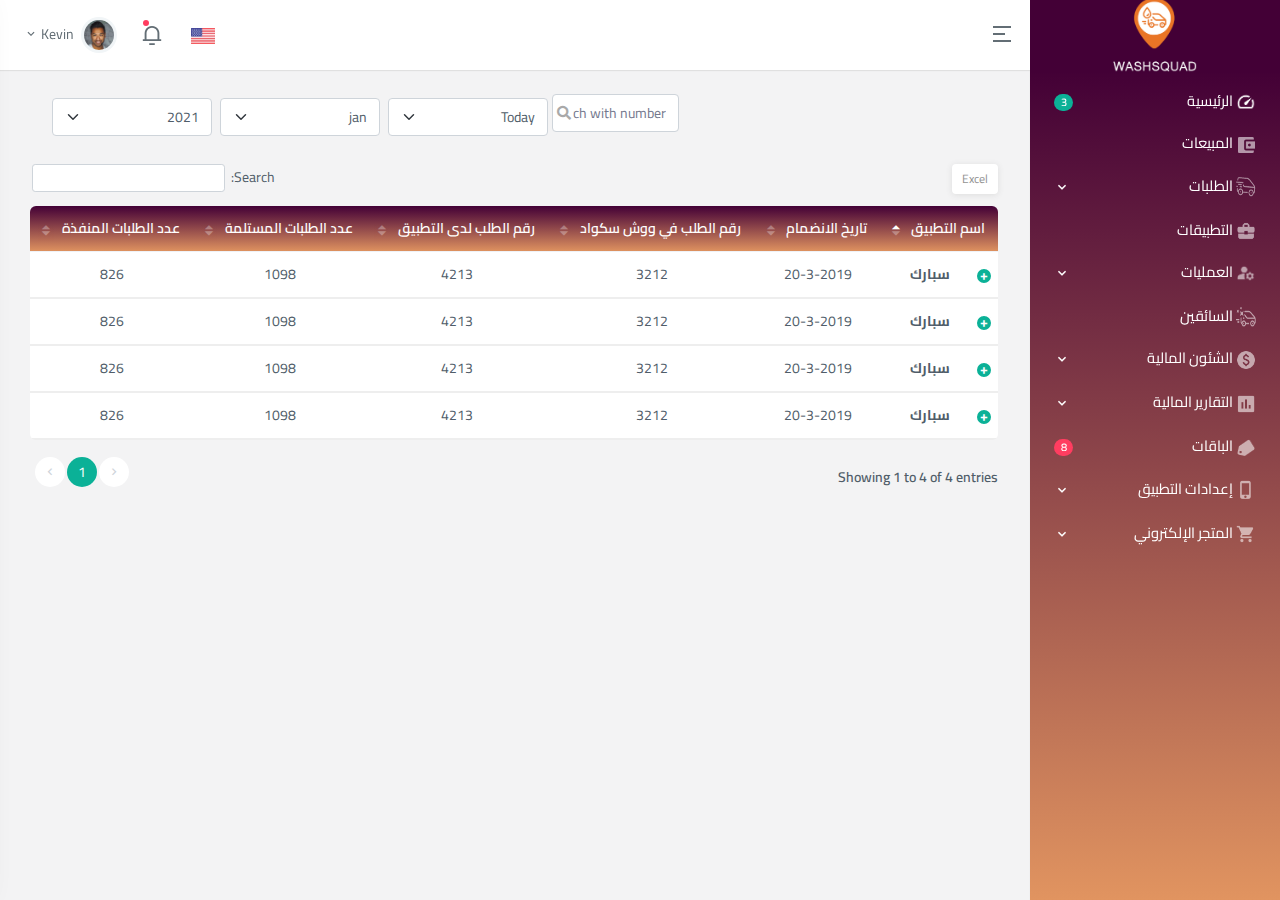
<file: apps-reports.html>
<!doctype html>
<html lang="ar" style="direction: rtl;">

<head>

    <meta charset="utf-8" />
    <title> WashSquad </title>
    <meta name="viewport" content="width=device-width, initial-scale=1.0">
    <meta content="Premium Multipurpose Admin & Dashboard Template" name="description" />
    <meta content="Themesdesign" name="author" />
    <!-- App favicon -->
    <link rel="shortcut icon" href="assets/images/favicon.ico">

    <!-- jvectormap -->
    <link href="assets/libs/jqvmap/jqvmap.min.css" rel="stylesheet" />

    
    <!-- DataTables -->
    <link href="assets/libs/datatables.net-bs4/css/dataTables.bootstrap4.min.css" rel="stylesheet" type="text/css" />
    <link href="assets/libs/datatables.net-buttons-bs4/css/buttons.bootstrap4.min.css" rel="stylesheet"
        type="text/css" />

    <!-- Responsive datatable examples -->
    <link href="assets/libs/datatables.net-responsive-bs4/css/responsive.bootstrap4.min.css" rel="stylesheet"
        type="text/css" />



    <!-- Bootstrap Css -->
    <link href="assets/css/bootstrap-rtl.min.css" rel="stylesheet" type="text/css" />
    <!-- Icons Css -->
    <link href="assets/css/icons.min.css" rel="stylesheet" type="text/css" />
    <!-- App Css-->
    <link href="assets/css/app-rtl.min.css" rel="stylesheet" type="text/css" />

</head>

<body data-sidebar="dark">

    <!-- <body data-layout="horizontal" data-topbar="dark"> -->

    <!-- Begin page -->
    <div id="layout-wrapper">


        <header id="page-topbar">
            <div class="navbar-header">
                <div class="d-flex">
                    <!-- LOGO -->
                    <div class="navbar-brand-box text-center">
                        <a href="index.html" class="logo logo-dark">
                            <span class="logo-sm">
                                <img src="assets/images/logo-sm.png" alt="logo-sm-dark" height="22">
                            </span>
                            <span class="logo-lg">
                                <img src="assets/images/logo-dark.png" alt="logo-dark" height="24">
                            </span>
                        </a>

                        <a href="index.html" class="logo logo-light">
                            <span class="logo-sm">
                                <img src="assets/images/logo-sm.png" alt="logo-sm-light" height="22">
                            </span>
                            <span class="logo-lg">
                                <img src="assets/images/logo-light.png" alt="logo-light" height="24">
                            </span>
                        </a>
                    </div>

                    <button type="button" class="btn btn-sm px-3 font-size-24 header-item waves-effect"
                        id="vertical-menu-btn">
                        <i class="ri-menu-2-line align-middle"></i>
                    </button>

                    <!-- App Search-->
                    <!-- <form class="app-search d-none d-lg-block">
                            <div class="position-relative">
                                <input type="text" class="form-control" placeholder="Search...">
                                <span class="ri-search-line"></span>
                            </div>
                        </form> -->
                </div>

                <div class="d-flex">

                    <div class="dropdown d-inline-block d-lg-none ms-2">
                        <button type="button" class="btn header-item noti-icon waves-effect"
                            id="page-header-search-dropdown" data-bs-toggle="dropdown" aria-haspopup="true"
                            aria-expanded="false">
                            <i class="ri-search-line"></i>
                        </button>
                        <div class="dropdown-menu dropdown-menu-lg dropdown-menu-end p-0"
                            aria-labelledby="page-header-search-dropdown">

                            <form class="p-3">
                                <div class="mb-3 m-0">
                                    <div class="input-group">
                                        <input type="text" class="form-control" placeholder="Search ...">
                                        <div class="input-group-append">
                                            <button class="btn btn-primary" type="submit"><i
                                                    class="ri-search-line"></i></button>
                                        </div>
                                    </div>
                                </div>
                            </form>
                        </div>
                    </div>

                    <div class="dropdown d-none d-sm-inline-block">
                        <button type="button" class="btn header-item waves-effect" data-bs-toggle="dropdown"
                            aria-haspopup="true" aria-expanded="false">
                            <img class="" src="assets/images/flags/us.jpg" alt="Header Language" height="16">
                        </button>
                        <div class="dropdown-menu dropdown-menu-end">

                            <!-- item-->
                            <a href="javascript:void(0);" class="dropdown-item notify-item">
                                <img src="assets/images/flags/spain.jpg" alt="user-image" class="me-1" height="12">
                                <span class="align-middle"> en </span>
                            </a>






                        </div>
                    </div>

                    <div class="dropdown d-none d-lg-inline-block ms-1">

                        <div class="dropdown-menu dropdown-menu-lg dropdown-menu-end">
                            <div class="px-lg-2">
                                <div class="row g-0">
                                    <div class="col">
                                        <a class="dropdown-icon-item" href="#">
                                            <img src="assets/images/brands/github.png" alt="Github">
                                            <span>GitHub</span>
                                        </a>
                                    </div>
                                    <div class="col">
                                        <a class="dropdown-icon-item" href="#">
                                            <img src="assets/images/brands/bitbucket.png" alt="bitbucket">
                                            <span>Bitbucket</span>
                                        </a>
                                    </div>
                                    <div class="col">
                                        <a class="dropdown-icon-item" href="#">
                                            <img src="assets/images/brands/dribbble.png" alt="dribbble">
                                            <span>Dribbble</span>
                                        </a>
                                    </div>
                                </div>

                                <div class="row g-0">
                                    <div class="col">
                                        <a class="dropdown-icon-item" href="#">
                                            <img src="assets/images/brands/dropbox.png" alt="dropbox">
                                            <span>Dropbox</span>
                                        </a>
                                    </div>
                                    <div class="col">
                                        <a class="dropdown-icon-item" href="#">
                                            <img src="assets/images/brands/mail_chimp.png" alt="mail_chimp">
                                            <span>Mail Chimp</span>
                                        </a>
                                    </div>
                                    <div class="col">
                                        <a class="dropdown-icon-item" href="#">
                                            <img src="assets/images/brands/slack.png" alt="slack">
                                            <span>Slack</span>
                                        </a>
                                    </div>
                                </div>
                            </div>
                        </div>
                    </div>



                    <div class="dropdown d-inline-block">
                        <button type="button" class="btn header-item noti-icon waves-effect"
                            id="page-header-notifications-dropdown" data-bs-toggle="dropdown" aria-expanded="false">
                            <i class="ri-notification-3-line"></i>
                            <span class="noti-dot"></span>
                        </button>
                        <div class="dropdown-menu dropdown-menu-lg dropdown-menu-end p-0"
                            aria-labelledby="page-header-notifications-dropdown">
                            <div class="p-3">
                                <div class="row align-items-center">
                                    <div class="col">
                                        <h6 class="m-0"> Notifications </h6>
                                    </div>
                                    <div class="col-auto">
                                        <a href="#!" class="small"> View All</a>
                                    </div>
                                </div>
                            </div>
                            <div data-simplebar style="max-height: 230px;">
                                <a href="" class="text-reset notification-item">
                                    <div class="d-flex">
                                        <div class="flex-shrink-0 me-3">
                                            <div class="avatar-xs">
                                                <span class="avatar-title bg-primary rounded-circle font-size-16">
                                                    <i class="ri-shopping-cart-line"></i>
                                                </span>
                                            </div>
                                        </div>
                                        <div class="flex-grow-1">
                                            <h6 class="mb-1">Your order is placed</h6>
                                            <div class="font-size-12 text-muted">
                                                <p class="mb-1">If several languages coalesce the grammar</p>
                                                <p class="mb-0"><i class="mdi mdi-clock-outline"></i> 3 min ago</p>
                                            </div>
                                        </div>
                                    </div>
                                </a>
                                <a href="" class="text-reset notification-item">
                                    <div class="d-flex">
                                        <div class="flex-shrink-0 me-3">
                                            <img src="assets/images/users/avatar-3.jpg" class="rounded-circle avatar-xs"
                                                alt="user-pic">
                                        </div>
                                        <div class="flex-grow-1">
                                            <h6 class="mb-1">James Lemire</h6>
                                            <div class="font-size-12 text-muted">
                                                <p class="mb-1">It will seem like simplified English.</p>
                                                <p class="mb-0"><i class="mdi mdi-clock-outline"></i> 1 hours ago</p>
                                            </div>
                                        </div>
                                    </div>
                                </a>
                                <a href="" class="text-reset notification-item">
                                    <div class="d-flex">
                                        <div class="flex-shrink-0 me-3">
                                            <div class="avatar-xs">
                                                <span class="avatar-title bg-success rounded-circle font-size-16">
                                                    <i class="ri-checkbox-circle-line"></i>
                                                </span>
                                            </div>
                                        </div>
                                        <div class="flex-grow-1">
                                            <h6 class="mb-1">Your item is shipped</h6>
                                            <div class="font-size-12 text-muted">
                                                <p class="mb-1">If several languages coalesce the grammar</p>
                                                <p class="mb-0"><i class="mdi mdi-clock-outline"></i> 3 min ago</p>
                                            </div>
                                        </div>
                                    </div>
                                </a>

                                <a href="" class="text-reset notification-item">
                                    <div class="d-flex">
                                        <div class="flex-shrink-0 me-3">
                                            <img src="assets/images/users/avatar-4.jpg" class="rounded-circle avatar-xs"
                                                alt="user-pic">
                                        </div>
                                        <div class="flex-grow-1">
                                            <h6 class="mb-1">Salena Layfield</h6>
                                            <div class="font-size-12 text-muted">
                                                <p class="mb-1">As a skeptical Cambridge friend of mine occidental.</p>
                                                <p class="mb-0"><i class="mdi mdi-clock-outline"></i> 1 hours ago</p>
                                            </div>
                                        </div>
                                    </div>
                                </a>
                            </div>
                            <div class="p-2 border-top">
                                <div class="d-grid">
                                    <a class="btn btn-sm btn-link font-size-14 text-center" href="javascript:void(0)">
                                        <i class="mdi mdi-arrow-right-circle me-1"></i> View More..
                                    </a>
                                </div>
                            </div>
                        </div>
                    </div>

                    <div class="dropdown d-inline-block user-dropdown">
                        <button type="button" class="btn header-item waves-effect" id="page-header-user-dropdown"
                            data-bs-toggle="dropdown" aria-haspopup="true" aria-expanded="false">
                            <img class="rounded-circle header-profile-user" src="assets/images/users/avatar-2.jpg"
                                alt="Header Avatar">
                            <span class="d-none d-xl-inline-block ms-1">Kevin</span>
                            <i class="mdi mdi-chevron-down d-none d-xl-inline-block"></i>
                        </button>
                        <div class="dropdown-menu dropdown-menu-end">
                            <!-- item-->
                            <a class="dropdown-item" href="#"><i class="ri-user-line align-middle me-1"></i> Profile</a>
                            <a class="dropdown-item" href="#"><i class="ri-wallet-2-line align-middle me-1"></i> My
                                Wallet</a>
                            <a class="dropdown-item d-block" href="#"><span
                                    class="badge bg-success float-end mt-1">11</span><i
                                    class="ri-settings-2-line align-middle me-1"></i> Settings</a>
                            <a class="dropdown-item" href="#"><i class="ri-lock-unlock-line align-middle me-1"></i> Lock
                                screen</a>
                            <div class="dropdown-divider"></div>
                            <a class="dropdown-item text-danger" href="#"><i
                                    class="ri-shut-down-line align-middle me-1 text-danger"></i> Logout</a>
                        </div>
                    </div>

                    <!-- <div class="dropdown d-inline-block">
                            <button type="button" class="btn header-item noti-icon right-bar-toggle waves-effect">
                                <i class="mdi mdi-cog"></i>
                            </button>
                        </div> -->

                </div>
            </div>
        </header>

        <!-- ========== Left Sidebar Start ========== -->
        <div class="vertical-menu">

            <div data-simplebar class="h-100">

                <!--- Sidemenu -->
                <div id="sidebar-menu">
                    <!-- Left Menu Start -->
                    <ul class="metismenu list-unstyled" id="side-menu">
                        <!-- <li class="menu-title">Menu</li> -->

                        <li>
                            <a href="index.html" class="waves-effect">
                                <img src="assets/images/icons/speed-24px.png" width="20px" height="20ox" alt=""> <span
                                    class="badge rounded-pill bg-primary float-end">3</span>
                                <span> الرئيسية </span>
                            </a>
                        </li>

                        <li>
                            <a href="Sales.html" class=" waves-effect">
                                <img src="assets/images/icons/baseline-account_balance_wallet-24px.png" width="20px"
                                    height="20ox" alt="">
                                <span> المبيعات </span>
                            </a>
                        </li>

                        <li>
                            <a href="javascript: void(0);" class="has-arrow waves-effect">
                                <img src="assets/images/icons/Group 122.png" width="20px" height="20ox" alt="">
                                <span> الطلبات </span>
                            </a>
                            <ul class="sub-menu" aria-expanded="false">
                                <li><a href="email-inbox.html"> جدول الطلبات </a></li>
                                <li><a href="email-read.html"> الأوقات المتاحة </a></li>
                                <li><a href="email-compose.html"> الإشتراكات الشهرية </a></li>
                                <li><a href="email-compose.html"> الخدمات المرسلة </a></li>
                            </ul>
                        </li>

                        <!-- <li class="menu-title">Layouts</li> -->

                        <li>
                            <a href="apps.html" class="waves-effect">
                                <img src="assets/images/icons/baseline-business_center-24px.png" width="20px"
                                    height="20ox" alt="">
                                <span> التطبيقات </span>
                            </a>

                        </li>

                        <li>
                            <a href="javascript: void(0);" class="has-arrow waves-effect">
                                <img src="assets/images/icons/manage_accounts_black_24dp.png" width="20px" height="20ox"
                                    alt="">
                                <span> العمليات </span>
                            </a>
                            <ul class="sub-menu" aria-expanded="false">
                                <li><a href="layouts-horizontal.html">Default</a></li>
                                <li><a href="layouts-hori-topbar-dark.html">Topbar Dark</a></li>
                                <li><a href="layouts-hori-boxed-width.html">Boxed width</a></li>
                            </ul>
                        </li>

                        <!-- <li class="menu-title">Pages</li> -->

                        <li>
                            <a href="javascript: void(0);" class=" waves-effect">
                                <img src="assets/images/icons/Group 384.png" width="20px" height="20ox" alt="">
                                <span> السائقين </span>
                            </a>

                        </li>

                        <li>
                            <a href="javascript: void(0);" class="has-arrow waves-effect">
                                <img src="assets/images/icons/paid_black_24dp.png" width="20px" height="20ox" alt="">
                                <span> الشئون المالية </span>
                            </a>
                            <ul class="sub-menu" aria-expanded="false">
                                <li><a href="pages-starter.html"> الحضور والإنصراف </a></li>
                                <li><a href="pages-maintenance.html"> بيانات الموظفين </a></li>
                                <li><a href="pages-comingsoon.html"> الرواتب والعمولة </a></li>
                                <li><a href="pages-timeline.html"> تقارير السيارات </a></li>
                                <li><a href="pages-faqs.html"> تقارير التطبيقات </a></li>
                                <li><a href="pages-pricing.html"> التحصيل المالي </a></li>
                                <li><a href="pages-404.html"> تقارير الصيانة </a></li>
                                <li><a href="pages-500.html"> المحروقات </a></li>
                                <li><a href="pages-500.html"> مصاريف إدارية </a></li>
                                <li><a href="pages-500.html"> الإلتزامات المالية </a></li>
                                <li><a href="pages-500.html"> مبالغ متعثرة </a></li>
                                <li><a href="pages-500.html"> المستودع </a></li>
                            </ul>
                        </li>

                        <!-- <li class="menu-title">Components</li> -->

                        <li>
                            <a href="javascript: void(0);" class="has-arrow waves-effect">
                                <img src="assets/images/icons/assessment_black_24dp.png" width="20px" height="20ox"
                                    alt="">
                                <span> التقارير المالية </span>
                            </a>
                            <ul class="sub-menu" aria-expanded="false">
                                <li><a href="ui-alerts.html"> تقارير الطلبات المنفذة </a></li>
                                <li><a href="ui-badge.html"> الإيرادات </a></li>
                                <li><a href="ui-buttons.html"> ربحية الشركة </a></li>
                                <li><a href="ui-cards.html">الإدخار</a></li>
                                <li><a href="ui-carousel.html"> النمو </a></li>

                            </ul>
                        </li>

                        <li>
                            <a href="javascript: void(0);" class="waves-effect">
                                <img src="assets/images/icons/local_offer_black_24dp.png" width="20px" height="20ox"
                                    alt="">
                                <span class="badge rounded-pill bg-danger float-end">8</span>
                                <span> الباقات </span>
                            </a>
                            <ul class="sub-menu" aria-expanded="false">
                                <li><a href="form-elements.html">Form Elements</a></li>
                                <li><a href="form-validation.html">Form Validation</a></li>
                                <li><a href="form-advanced.html">Form Advanced Plugins</a></li>
                                <li><a href="form-editors.html">Form Editors</a></li>
                                <li><a href="form-uploads.html">Form File Upload</a></li>
                                <li><a href="form-xeditable.html">Form X-editable</a></li>
                                <li><a href="form-wizard.html">Form Wizard</a></li>
                                <li><a href="form-mask.html">Form Mask</a></li>
                            </ul>
                        </li>

                        <li>
                            <a href="javascript: void(0);" class="has-arrow waves-effect">
                                <img src="assets/images/icons/phone_iphone_black_24dp.png" width="20px" height="20ox"
                                    alt="">
                                <span> إعدادات التطبيق </span>
                            </a>
                            <ul class="sub-menu" aria-expanded="false">
                                <li><a href="tables-basic.html"> الخدمات </a></li>
                                <li><a href="tables-basic.html"> الباقات الرئيسية </a></li>
                                <li><a href="tables-basic.html"> الخدمات الإضافية </a></li>
                                <li><a href="tables-basic.html"> المناطق والأحياء </a></li>
                                <li><a href="tables-basic.html"> الأوقات </a></li>
                                <li><a href="tables-basic.html"> أنواع السيارات </a></li>
                                <li><a href="tables-basic.html"> أنواع السيارات الفرعية </a></li>
                                <li><a href="tables-basic.html"> أكواد الخصم </a></li>
                                <li><a href="tables-basic.html"> العروض </a></li>
                                <li><a href="tables-basic.html"> الإشعارات </a></li>
                                <li><a href="tables-basic.html"> الشروط والأحكام </a></li>
                                <li><a href="tables-basic.html"> الأسئلة المتكررة </a></li>
                                <li><a href="tables-basic.html"> وسائل التواصل الإجتماعي </a></li>
                                <li><a href="tables-basic.html"> وسائل الدعم والمساعدة </a></li>


                            </ul>
                        </li>

                        <li>
                            <a href="javascript: void(0);" class="has-arrow waves-effect">
                                <img src="assets/images/icons/baseline-shopping_cart-24px.png" width="20px"
                                    height="20ox" alt="">
                                <span> المتجر الإلكتروني </span>
                            </a>
                            <ul class="sub-menu" aria-expanded="false">
                                <li><a href="charts-apex.html"> المنتجات </a></li>
                                <li><a href="charts-apex.html"> الطلبات </a></li>
                                <li><a href="charts-apex.html"> التقارير </a></li>

                            </ul>
                        </li>



                    </ul>
                </div>
                <!-- Sidebar -->
            </div>
        </div>
        <!-- Left Sidebar End -->



        <!-- ============================================================== -->
        <!-- Start right Content here -->
        <!-- ============================================================== -->
        <div class="main-content">

            <div class="page-content apps drivers">
                <div class="container-fluid">

                    <div class="col-12 row mb-3 d-flex justify-content-end ">
                      

                        <div class="date-time col-sm-8 d-flex  justify-content-around">


                            <div class="search w-100 position-relative mb-2">
                                <i class="fas fa-search "></i>
                                <input class="form-control" type="num" placeholder="search with number">
                            </div>
                            <select name="month" class="form-select  mb-2" id="">
                                <option value=""> Today</option>
                                <option value=""> yesterday</option>
                                <option value=""> march</option>
                                <option value=""> april</option>
                                <option value=""> may</option>
                            </select>


                            <select name="month" class="form-select  mb-2" id="">
                                <option value=""> jan</option>
                                <option value=""> febr</option>
                                <option value=""> march</option>
                                <option value=""> april</option>
                                <option value=""> may</option>
                            </select>

                            <select name="year" class="form-select mb-2" id="">
                                <option value=""> 2021</option>
                                <option value=""> 2020</option>
                                <option value=""> 2019</option>
                                <option value=""> 2018</option>
                                <option value=""> 2017</option>
                            </select>
                        </div>
                    </div>


 

                    <div class="row mb-3">

                        <div class="col-md-12 ">



                            <div class="table-rep-plugin">
                                <div class="table-responsive mb-0 rounded" data-pattern="priority-columns">
                                    <table id="datatable-buttons" class="table dt-responsive nowrap">
                                        <thead>
                                            <tr>
                                                <th>   اسم التطبيق </th>
                                                <th>تاريخ الانضمام </th>
                                                <th> رقم الطلب في ووش سكواد   </th>
                                                <th> رقم الطلب لدى التطبيق </th>
                                               <th> عدد الطلبات المستلمة </th>
                                                <th> عدد الطلبات المنفذة </th>
                                                <th> عدد الطلبات الملغية </th>
                                                <th> اجمالي المبيعات </th>
                                                <th> اجمالي المبيعات المنفذة </th>
                                                <th> اجمالي المبيعات ملغى </th>
                                                <th> عمولة التطبيق % </th>
                                                <th> العمولة المحققة للتطبيق </th>
                                                <th> الايراد بعد العمولة </th>


                                            </tr>
                                        </thead>
                                        <tbody>
                                            <tr>
                                                <td> سبارك </td>
                                                <td> 20-3-2019 </td>
                                                <td> 3212 </td>
                                                <td> 4213 </td>
                                                <td> 1098 </td>
                                                <td> 826 </td>
                                                <td>272 </td>
                                                <td>109,800 </td>
                                                <td> 82,600 </td>
                                                <td> 27,200 </td>
                                                <td>  <input class="form-control" type="num" placeholder="عمولة التطبيق"> </td>
                                                <td></td>
                                                <td></td>
                                            </tr>
 

                                            <tr>
                                                <td> سبارك </td>
                                                <td> 20-3-2019 </td>
                                                <td> 3212 </td>
                                                <td> 4213 </td>
                                                <td> 1098 </td>
                                                <td> 826 </td>
                                                <td>272 </td>
                                                <td>109,800 </td>
                                                <td> 82,600 </td>
                                                <td> 27,200 </td>
                                                <td>  <input class="form-control" type="num" placeholder="عمولة التطبيق"> </td>
                                                <td></td>
                                                <td></td>
                                            </tr>



                                            <tr>
                                                <td> سبارك </td>
                                                <td> 20-3-2019 </td>
                                                <td> 3212 </td>
                                                <td> 4213 </td>
                                                <td> 1098 </td>
                                                <td> 826 </td>
                                                <td>272 </td>
                                                <td>109,800 </td>
                                                <td> 82,600 </td>
                                                <td> 27,200 </td>
                                                <td>  <input class="form-control" type="num" placeholder="عمولة التطبيق"> </td>
                                                <td></td>
                                                <td></td>
                                            </tr>



                                            <tr>
                                                <td> سبارك </td>
                                                <td> 20-3-2019 </td>
                                                <td> 3212 </td>
                                                <td> 4213 </td>
                                                <td> 1098 </td>
                                                <td> 826 </td>
                                                <td>272 </td>
                                                <td>109,800 </td>
                                                <td> 82,600 </td>
                                                <td> 27,200 </td>
                                                <td>  <input class="form-control" type="num" placeholder="عمولة التطبيق"> </td>
                                                <td></td>
                                                <td></td>
                                            </tr>


                                        </tbody>
                                    </table>
                                </div>

                            </div>



                        </div> <!-- end col -->
                    </div>
                    <!-- end row -->




                </div>
                <!-- container-fluid -->
            </div>
            <!-- End Page-content -->



        </div>
        <!-- end main content-->

    </div>
    <!-- END layout-wrapper -->

    <!-- Right Sidebar -->
    <div class="right-bar">
        <div data-simplebar class="h-100">
            <div class="rightbar-title d-flex align-items-center px-3 py-4">

                <h5 class="m-0 me-2">Settings</h5>

                <a href="javascript:void(0);" class="right-bar-toggle ms-auto">
                    <i class="mdi mdi-close noti-icon"></i>
                </a>
            </div>

            <!-- Settings -->
            <hr class="mt-0" />
            <h6 class="text-center mb-0">Choose Layouts</h6>

            <div class="p-4">
                <div class="mb-2">
                    <img src="assets/images/layouts/layout-1.png" class="img-thumbnail" alt="layout-1">
                </div>

                <div class="form-check form-switch mb-3">
                    <input class="form-check-input theme-choice" type="checkbox" id="light-mode-switch" checked>
                    <label class="form-check-label" for="light-mode-switch">Light Mode</label>
                </div>

                <div class="mb-2">
                    <img src="assets/images/layouts/layout-2.png" class="img-thumbnail" alt="layout-2">
                </div>
                <div class="form-check form-switch mb-3">
                    <input class="form-check-input theme-choice" type="checkbox" id="dark-mode-switch"
                        data-bsStyle="assets/css/bootstrap-dark.min.css" data-appStyle="assets/css/app-dark.min.css">
                    <label class="form-check-label" for="dark-mode-switch">Dark Mode</label>
                </div>

                <div class="mb-2">
                    <img src="assets/images/layouts/layout-3.png" class="img-thumbnail" alt="layout-3">
                </div>
                <div class="form-check form-switch mb-5">
                    <input class="form-check-input theme-choice" type="checkbox" id="rtl-mode-switch"
                        data-appStyle="assets/css/app-rtl.min.css">
                    <label class="form-check-label" for="rtl-mode-switch">RTL Mode</label>
                </div>


            </div>

        </div> <!-- end slimscroll-menu-->
    </div>
    <!-- /Right-bar -->

    <!-- Right bar overlay-->
    <div class="rightbar-overlay"></div>

    <!-- JAVASCRIPT -->
    <script src="assets/libs/jquery/jquery.min.js"></script>
    <script src="assets/libs/bootstrap/js/bootstrap.bundle.min.js"></script>
    <script src="assets/libs/metismenu/metisMenu.min.js"></script>
    <script src="assets/libs/simplebar/simplebar.min.js"></script>
    <script src="assets/libs/node-waves/waves.min.js"></script>

    <!-- apexcharts js -->
    <script src="assets/libs/apexcharts/apexcharts.min.js"></script>

       <!-- Required datatable js -->
   <script src="assets/libs/datatables.net/js/jquery.dataTables.min.js"></script>
   <script src="assets/libs/datatables.net-bs4/js/dataTables.bootstrap4.min.js"></script>
   <!-- Buttons examples -->
   <script src="assets/libs/datatables.net-buttons/js/dataTables.buttons.min.js"></script>
   <script src="assets/libs/datatables.net-buttons-bs4/js/buttons.bootstrap4.min.js"></script>
   <script src="assets/libs/jszip/jszip.min.js"></script>
   <script src="assets/libs/pdfmake/build/pdfmake.min.js"></script>
   <script src="assets/libs/pdfmake/build/vfs_fonts.js"></script>
   <script src="assets/libs/datatables.net-buttons/js/buttons.html5.min.js"></script>
   <script src="assets/libs/datatables.net-buttons/js/buttons.print.min.js"></script>
   <script src="assets/libs/datatables.net-buttons/js/buttons.colVis.min.js"></script>
   <!-- Responsive examples -->
   <script src="assets/libs/datatables.net-responsive/js/dataTables.responsive.min.js"></script>
   <script src="assets/libs/datatables.net-responsive-bs4/js/responsive.bootstrap4.min.js"></script>

   <!-- Datatable init js -->
   <script src="assets/js/pages/datatables.init.js"></script>


    <!-- jquery.vectormap map -->
    <script src="assets/libs/jqvmap/jquery.vmap.min.js"></script>
    <script src="assets/libs/jqvmap/maps/jquery.vmap.usa.js"></script>

    <script src="assets/js/pages/dashboard.init.js"></script>

    <script src="assets/js/app.js"></script>

</body>

</html>
</file>
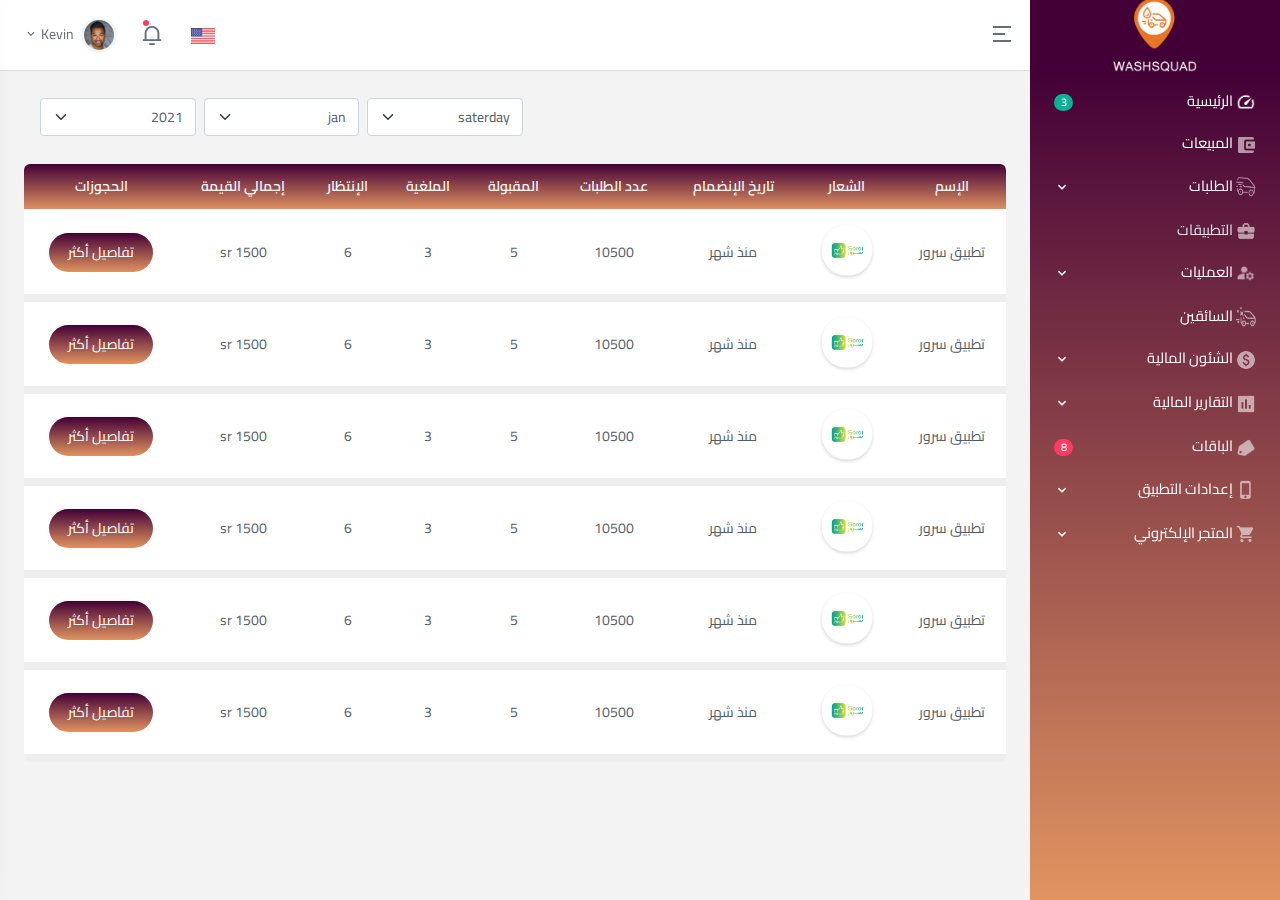
<file: apps.html>
<!doctype html>
<html lang="ar" style="direction: rtl;">

    <head>
        
        <meta charset="utf-8" />
        <title> WashSquad </title>
        <meta name="viewport" content="width=device-width, initial-scale=1.0">
        <meta content="Premium Multipurpose Admin & Dashboard Template" name="description" />
        <meta content="Themesdesign" name="author" />
        <!-- App favicon -->
        <link rel="shortcut icon" href="assets/images/favicon.ico">
        
        <!-- jvectormap -->
        <link href="assets/libs/jqvmap/jqvmap.min.css" rel="stylesheet" />

        <!-- Bootstrap Css -->
        <link href="assets/css/bootstrap-rtl.min.css" rel="stylesheet" type="text/css" />
        <!-- Icons Css -->
        <link href="assets/css/icons.min.css" rel="stylesheet" type="text/css" />
        <!-- App Css-->
        <link href="assets/css/app-rtl.min.css" rel="stylesheet" type="text/css" />

    </head>

    <body data-sidebar="dark">
    
    <!-- <body data-layout="horizontal" data-topbar="dark"> -->

        <!-- Begin page -->
        <div id="layout-wrapper">

            
            <header id="page-topbar">
                <div class="navbar-header">
                    <div class="d-flex">
                        <!-- LOGO -->
                        <div class="navbar-brand-box text-center">
                            <a href="index.html" class="logo logo-dark">
                                <span class="logo-sm">
                                    <img src="assets/images/logo-sm.png" alt="logo-sm-dark" height="22">
                                </span>
                                <span class="logo-lg">
                                    <img src="assets/images/logo-dark.png" alt="logo-dark" height="24">
                                </span>
                            </a>

                            <a href="index.html" class="logo logo-light">
                                <span class="logo-sm">
                                    <img src="assets/images/logo-sm.png" alt="logo-sm-light" height="22">
                                </span>
                                <span class="logo-lg">
                                    <img src="assets/images/logo-light.png" alt="logo-light" height="24">
                                </span>
                            </a>
                        </div>

                        <button type="button" class="btn btn-sm px-3 font-size-24 header-item waves-effect" id="vertical-menu-btn">
                            <i class="ri-menu-2-line align-middle"></i>
                        </button>

                        <!-- App Search-->
                        <!-- <form class="app-search d-none d-lg-block">
                            <div class="position-relative">
                                <input type="text" class="form-control" placeholder="Search...">
                                <span class="ri-search-line"></span>
                            </div>
                        </form> -->
                    </div>

                    <div class="d-flex">

                        <div class="dropdown d-inline-block d-lg-none ms-2">
                            <button type="button" class="btn header-item noti-icon waves-effect" id="page-header-search-dropdown"
                                data-bs-toggle="dropdown" aria-haspopup="true" aria-expanded="false">
                                <i class="ri-search-line"></i>
                            </button>
                            <div class="dropdown-menu dropdown-menu-lg dropdown-menu-end p-0"
                                aria-labelledby="page-header-search-dropdown">
                    
                                <form class="p-3">
                                    <div class="mb-3 m-0">
                                        <div class="input-group">
                                            <input type="text" class="form-control" placeholder="Search ...">
                                            <div class="input-group-append">
                                                <button class="btn btn-primary" type="submit"><i class="ri-search-line"></i></button>
                                            </div>
                                        </div>
                                    </div>
                                </form>
                            </div>
                        </div>

                        <div class="dropdown d-none d-sm-inline-block">
                            <button type="button" class="btn header-item waves-effect"
                                data-bs-toggle="dropdown" aria-haspopup="true" aria-expanded="false">
                                <img class="" src="assets/images/flags/us.jpg" alt="Header Language" height="16">
                             </button>
                            <div class="dropdown-menu dropdown-menu-end">
                    
                                <!-- item-->
                                <a href="javascript:void(0);" class="dropdown-item notify-item">
                                    <img src="assets/images/flags/spain.jpg" alt="user-image" class="me-1" height="12"> <span class="align-middle"> en </span>
                                </a>

                               

                               

                                
                            </div>
                        </div>

                        <div class="dropdown d-none d-lg-inline-block ms-1">
                          
                            <div class="dropdown-menu dropdown-menu-lg dropdown-menu-end">
                                <div class="px-lg-2">
                                    <div class="row g-0">
                                        <div class="col">
                                            <a class="dropdown-icon-item" href="#">
                                                <img src="assets/images/brands/github.png" alt="Github">
                                                <span>GitHub</span>
                                            </a>
                                        </div>
                                        <div class="col">
                                            <a class="dropdown-icon-item" href="#">
                                                <img src="assets/images/brands/bitbucket.png" alt="bitbucket">
                                                <span>Bitbucket</span>
                                            </a>
                                        </div>
                                        <div class="col">
                                            <a class="dropdown-icon-item" href="#">
                                                <img src="assets/images/brands/dribbble.png" alt="dribbble">
                                                <span>Dribbble</span>
                                            </a>
                                        </div>
                                    </div>

                                    <div class="row g-0">
                                        <div class="col">
                                            <a class="dropdown-icon-item" href="#">
                                                <img src="assets/images/brands/dropbox.png" alt="dropbox">
                                                <span>Dropbox</span>
                                            </a>
                                        </div>
                                        <div class="col">
                                            <a class="dropdown-icon-item" href="#">
                                                <img src="assets/images/brands/mail_chimp.png" alt="mail_chimp">
                                                <span>Mail Chimp</span>
                                            </a>
                                        </div>
                                        <div class="col">
                                            <a class="dropdown-icon-item" href="#">
                                                <img src="assets/images/brands/slack.png" alt="slack">
                                                <span>Slack</span>
                                            </a>
                                        </div>
                                    </div>
                                </div>
                            </div>
                        </div>

                       

                        <div class="dropdown d-inline-block">
                            <button type="button" class="btn header-item noti-icon waves-effect" id="page-header-notifications-dropdown"
                                  data-bs-toggle="dropdown" aria-expanded="false">
                                <i class="ri-notification-3-line"></i>
                                <span class="noti-dot"></span>
                            </button>
                            <div class="dropdown-menu dropdown-menu-lg dropdown-menu-end p-0"
                                aria-labelledby="page-header-notifications-dropdown">
                                <div class="p-3">
                                    <div class="row align-items-center">
                                        <div class="col">
                                            <h6 class="m-0"> Notifications </h6>
                                        </div>
                                        <div class="col-auto">
                                            <a href="#!" class="small"> View All</a>
                                        </div>
                                    </div>
                                </div>
                                <div data-simplebar style="max-height: 230px;">
                                    <a href="" class="text-reset notification-item">
                                        <div class="d-flex">
                                            <div class="flex-shrink-0 me-3">
                                                <div class="avatar-xs">
                                                    <span class="avatar-title bg-primary rounded-circle font-size-16">
                                                        <i class="ri-shopping-cart-line"></i>
                                                    </span>
                                                </div>
                                            </div>                                
                                            <div class="flex-grow-1">
                                                <h6 class="mb-1">Your order is placed</h6>
                                                <div class="font-size-12 text-muted">
                                                    <p class="mb-1">If several languages coalesce the grammar</p>
                                                    <p class="mb-0"><i class="mdi mdi-clock-outline"></i> 3 min ago</p>
                                                </div>
                                            </div>
                                        </div>
                                    </a>
                                    <a href="" class="text-reset notification-item">
                                        <div class="d-flex">
                                            <div class="flex-shrink-0 me-3">
                                                <img src="assets/images/users/avatar-3.jpg" class="rounded-circle avatar-xs" alt="user-pic">
                                            </div>
                                            <div class="flex-grow-1">
                                                <h6 class="mb-1">James Lemire</h6>
                                                <div class="font-size-12 text-muted">
                                                    <p class="mb-1">It will seem like simplified English.</p>
                                                    <p class="mb-0"><i class="mdi mdi-clock-outline"></i> 1 hours ago</p>
                                                </div>
                                            </div>
                                        </div>
                                    </a>
                                    <a href="" class="text-reset notification-item">
                                        <div class="d-flex">
                                            <div class="flex-shrink-0 me-3">
                                                <div class="avatar-xs">
                                                    <span class="avatar-title bg-success rounded-circle font-size-16">
                                                        <i class="ri-checkbox-circle-line"></i>
                                                    </span>
                                                </div>
                                            </div>
                                            <div class="flex-grow-1">
                                                <h6 class="mb-1">Your item is shipped</h6>
                                                <div class="font-size-12 text-muted">
                                                    <p class="mb-1">If several languages coalesce the grammar</p>
                                                    <p class="mb-0"><i class="mdi mdi-clock-outline"></i> 3 min ago</p>
                                                </div>
                                            </div>
                                        </div>
                                    </a>

                                    <a href="" class="text-reset notification-item">
                                        <div class="d-flex">
                                            <div class="flex-shrink-0 me-3">
                                                <img src="assets/images/users/avatar-4.jpg" class="rounded-circle avatar-xs" alt="user-pic">
                                            </div>
                                            <div class="flex-grow-1">
                                                <h6 class="mb-1">Salena Layfield</h6>
                                                <div class="font-size-12 text-muted">
                                                    <p class="mb-1">As a skeptical Cambridge friend of mine occidental.</p>
                                                    <p class="mb-0"><i class="mdi mdi-clock-outline"></i> 1 hours ago</p>
                                                </div>
                                            </div>
                                        </div>
                                    </a>
                                </div>
                                <div class="p-2 border-top">
                                    <div class="d-grid">
                                        <a class="btn btn-sm btn-link font-size-14 text-center" href="javascript:void(0)">
                                            <i class="mdi mdi-arrow-right-circle me-1"></i> View More..
                                        </a>
                                    </div>
                                </div>
                            </div>
                        </div>

                        <div class="dropdown d-inline-block user-dropdown">
                            <button type="button" class="btn header-item waves-effect" id="page-header-user-dropdown"
                                data-bs-toggle="dropdown" aria-haspopup="true" aria-expanded="false">
                                <img class="rounded-circle header-profile-user" src="assets/images/users/avatar-2.jpg"
                                    alt="Header Avatar">
                                <span class="d-none d-xl-inline-block ms-1">Kevin</span>
                                <i class="mdi mdi-chevron-down d-none d-xl-inline-block"></i>
                            </button>
                            <div class="dropdown-menu dropdown-menu-end">
                                <!-- item-->
                                <a class="dropdown-item" href="#"><i class="ri-user-line align-middle me-1"></i> Profile</a>
                                <a class="dropdown-item" href="#"><i class="ri-wallet-2-line align-middle me-1"></i> My Wallet</a>
                                <a class="dropdown-item d-block" href="#"><span class="badge bg-success float-end mt-1">11</span><i class="ri-settings-2-line align-middle me-1"></i> Settings</a>
                                <a class="dropdown-item" href="#"><i class="ri-lock-unlock-line align-middle me-1"></i> Lock screen</a>
                                <div class="dropdown-divider"></div>
                                <a class="dropdown-item text-danger" href="#"><i class="ri-shut-down-line align-middle me-1 text-danger"></i> Logout</a>
                            </div>
                        </div>

                        <!-- <div class="dropdown d-inline-block">
                            <button type="button" class="btn header-item noti-icon right-bar-toggle waves-effect">
                                <i class="mdi mdi-cog"></i>
                            </button>
                        </div> -->

                    </div>
                </div>
            </header>

            <!-- ========== Left Sidebar Start ========== -->
            <div class="vertical-menu">

                <div data-simplebar class="h-100">

                    <!--- Sidemenu -->
                    <div id="sidebar-menu">
                        <!-- Left Menu Start -->
                        <ul class="metismenu list-unstyled" id="side-menu">
                            <!-- <li class="menu-title">Menu</li> -->

                            <li>
                                <a href="index.html" class="waves-effect">
                                     <img src="assets/images/icons/speed-24px.png" width="20px" height="20ox" alt=""> <span
                                        class="badge rounded-pill bg-primary float-end">3</span>
                                    <span> الرئيسية </span>
                                </a>
                            </li>

                            <li>
                                <a href="Sales.html" class=" waves-effect">
                                    <img src="assets/images/icons/baseline-account_balance_wallet-24px.png" width="20px" height="20ox" alt="">
                                    <span> المبيعات </span>
                                </a>
                            </li>

                            <li>
                                <a href="javascript: void(0);" class="has-arrow waves-effect">
                                    <img src="assets/images/icons/Group 122.png" width="20px" height="20ox" alt="">
                                    <span> الطلبات </span>
                                </a>
                                <ul class="sub-menu" aria-expanded="false">
                                    <li><a href="email-inbox.html"> جدول الطلبات </a></li>
                                    <li><a href="email-read.html">   الأوقات المتاحة </a></li>
                                    <li><a href="email-compose.html">   الإشتراكات الشهرية </a></li>
                                    <li><a href="email-compose.html"> الخدمات المرسلة </a></li>
                                </ul>
                            </li>

                            <!-- <li class="menu-title">Layouts</li> -->

                            <li>
                                <a href="apps.html" class="waves-effect">
                                    <img src="assets/images/icons/baseline-business_center-24px.png" width="20px" height="20ox" alt="">
                                    <span> التطبيقات </span>
                                </a>
                                
                            </li>

                            <li>
                                <a href="javascript: void(0);" class="has-arrow waves-effect">
                                    <img src="assets/images/icons/manage_accounts_black_24dp.png" width="20px" height="20ox" alt="">
                                    <span> العمليات </span>
                                </a>
                                <ul class="sub-menu" aria-expanded="false">
                                    <li><a href="layouts-horizontal.html">Default</a></li>
                                    <li><a href="layouts-hori-topbar-dark.html">Topbar Dark</a></li>
                                    <li><a href="layouts-hori-boxed-width.html">Boxed width</a></li>
                                </ul>
                            </li>

                            <!-- <li class="menu-title">Pages</li> -->

                            <li>
                                <a href="javascript: void(0);" class=" waves-effect">
                                    <img src="assets/images/icons/Group 384.png" width="20px" height="20ox" alt="">
                                    <span> السائقين </span>
                                </a>
                              
                            </li>

                            <li>
                                <a href="javascript: void(0);" class="has-arrow waves-effect">
                                    <img src="assets/images/icons/paid_black_24dp.png" width="20px" height="20ox" alt="">
                                    <span> الشئون المالية </span>
                                </a>
                                <ul class="sub-menu" aria-expanded="false">
                                    <li><a href="pages-starter.html"> الحضور والإنصراف </a></li>
                                    <li><a href="pages-maintenance.html"> بيانات الموظفين </a></li>
                                    <li><a href="pages-comingsoon.html"> الرواتب والعمولة </a></li>
                                    <li><a href="pages-timeline.html"> تقارير السيارات </a></li>
                                    <li><a href="pages-faqs.html"> تقارير التطبيقات  </a></li>
                                    <li><a href="pages-pricing.html"> التحصيل المالي </a></li>
                                    <li><a href="pages-404.html"> تقارير الصيانة </a></li>
                                    <li><a href="pages-500.html"> المحروقات </a></li>
                                    <li><a href="pages-500.html"> مصاريف إدارية </a></li>
                                    <li><a href="pages-500.html"> الإلتزامات المالية </a></li>
                                    <li><a href="pages-500.html"> مبالغ متعثرة </a></li>
                                    <li><a href="pages-500.html"> المستودع </a></li>
                                </ul>
                            </li>

                            <!-- <li class="menu-title">Components</li> -->

                            <li>
                                <a href="javascript: void(0);" class="has-arrow waves-effect">
                                    <img src="assets/images/icons/assessment_black_24dp.png" width="20px" height="20ox" alt="">
                                    <span> التقارير المالية </span>
                                </a>
                                <ul class="sub-menu" aria-expanded="false">
                                    <li><a href="ui-alerts.html"> تقارير الطلبات المنفذة  </a></li>
                                    <li><a href="ui-badge.html"> الإيرادات </a></li>
                                    <li><a href="ui-buttons.html"> ربحية الشركة </a></li>
                                    <li><a href="ui-cards.html">الإدخار</a></li>
                                    <li><a href="ui-carousel.html"> النمو </a></li>
                          
                                </ul>
                            </li>

                            <li>
                                <a href="javascript: void(0);" class="waves-effect">
                                    <img src="assets/images/icons/local_offer_black_24dp.png" width="20px" height="20ox" alt="">
                                    <span class="badge rounded-pill bg-danger float-end">8</span>
                                    <span> الباقات </span>
                                </a>
                                <ul class="sub-menu" aria-expanded="false">
                                    <li><a href="form-elements.html">Form Elements</a></li>
                                    <li><a href="form-validation.html">Form Validation</a></li>
                                    <li><a href="form-advanced.html">Form Advanced Plugins</a></li>
                                    <li><a href="form-editors.html">Form Editors</a></li>
                                    <li><a href="form-uploads.html">Form File Upload</a></li>
                                    <li><a href="form-xeditable.html">Form X-editable</a></li>
                                    <li><a href="form-wizard.html">Form Wizard</a></li>
                                    <li><a href="form-mask.html">Form Mask</a></li>
                                </ul>
                            </li>

                            <li>
                                <a href="javascript: void(0);" class="has-arrow waves-effect">
                                    <img src="assets/images/icons/phone_iphone_black_24dp.png" width="20px" height="20ox" alt="">
                                    <span> إعدادات التطبيق </span>
                                </a>
                                <ul class="sub-menu" aria-expanded="false">
                                    <li><a href="tables-basic.html"> الخدمات </a></li>
                                    <li><a href="tables-basic.html"> الباقات الرئيسية </a></li>
                                    <li><a href="tables-basic.html"> الخدمات الإضافية </a></li>
                                    <li><a href="tables-basic.html"> المناطق والأحياء </a></li>
                                    <li><a href="tables-basic.html"> الأوقات </a></li>
                                    <li><a href="tables-basic.html"> أنواع السيارات </a></li>
                                    <li><a href="tables-basic.html"> أنواع السيارات الفرعية </a></li>
                                    <li><a href="tables-basic.html"> أكواد الخصم </a></li>
                                    <li><a href="tables-basic.html"> العروض </a></li>
                                    <li><a href="tables-basic.html"> الإشعارات </a></li>
                                    <li><a href="tables-basic.html"> الشروط والأحكام </a></li>
                                    <li><a href="tables-basic.html"> الأسئلة المتكررة </a></li>
                                    <li><a href="tables-basic.html"> وسائل التواصل الإجتماعي </a></li>
                                    <li><a href="tables-basic.html"> وسائل الدعم والمساعدة </a></li>
                                     

                                </ul>
                            </li>

                            <li>
                                <a href="javascript: void(0);" class="has-arrow waves-effect">
                                    <img src="assets/images/icons/baseline-shopping_cart-24px.png" width="20px" height="20ox" alt="">
                                    <span> المتجر الإلكتروني </span>
                                </a>
                                <ul class="sub-menu" aria-expanded="false">
                                    <li><a href="charts-apex.html">  المنتجات </a></li>
                                    <li><a href="charts-apex.html"> الطلبات  </a></li>
                                    <li><a href="charts-apex.html"> التقارير  </a></li>

                                </ul>
                            </li>

   
 
                        </ul>
                    </div>
                    <!-- Sidebar -->
                </div>
            </div>
            <!-- Left Sidebar End -->

            

            <!-- ============================================================== -->
            <!-- Start right Content here -->
            <!-- ============================================================== -->
            <div class="main-content">

                <div class="page-content apps">
                    <div class="container-fluid">

                        <div class="col-md-12 mb-4 row d-flex justify-content-end">
                            <div class="date-time col-sm-6 p-0 d-flex  justify-content-around">
                                <select name="day" class="form-select mx-2" id="">
                                    <option value=""> saterday</option>
                                    <option value=""> sunday</option>
                                    <option value=""> monday</option>
    
                                </select>
    
    
                                <select name="month" class="form-select mx-2" id="">
                                    <option value=""> jan</option>
                                    <option value=""> febr</option>
                                    <option value=""> march</option>
                                    <option value=""> april</option>
                                    <option value=""> may</option>
                                </select>
    
                                <select name="year" class="form-select" id="">
                                    <option value=""> 2021</option>
                                    <option value=""> 2020</option>
                                    <option value=""> 2019</option>
                                    <option value=""> 2018</option>
                                    <option value=""> 2017</option>
                                </select>
                            </div>
                        </div>
    

                        <div class="row mb-3">
                             
                            <div class="col-md-12 ">
                              
         
         
                                        <div class="table-rep-plugin">
                                            <div class="table-responsive mb-0 rounded" data-pattern="priority-columns">
                                                <table id="tech-companies-1" class="table ">
                                                    <thead>
                                                    <tr>
                                                         <th > الإسم </th>
                                                         <th > الشعار </th>
                                                         <th > تاريخ الإنضمام </th>
                                                         <th > عدد الطلبات </th>
                                                         <th > المقبولة </th>
                                                         <th > الملغية </th>
                                                         <th > الإنتظار </th>
                                                         <th > إجمالي القيمة </th>
                                                         <th > الحجوزات </th>
                                                          
                                                         
                                                    </tr>
                                                    </thead>
                                                    <tbody>
                                                    <tr>
                                                         <td> تطبيق سرور </td>
                                                        <td> <img src="assets/images/apps/1596415739.png" alt="" srcset=""> </td>
                                                        <td> منذ شهر </td>
                                                        <td> 10500  </td>
                                                        <td> 5  </td>
                                                        <td> 3  </td>
                                                        <td> 6  </td>
                                                        <td> 1500   sr  </td>
                                                        <td> <button class="more-details"> تفاصيل أكثر </button>  </td>
                                                         
                                                         
                                                    </tr>


                                                    <tr>
                                                        <td> تطبيق سرور </td>
                                                       <td> <img src="assets/images/apps/1596415739.png" alt="" srcset=""> </td>
                                                       <td> منذ شهر </td>
                                                       <td> 10500  </td>
                                                       <td> 5  </td>
                                                       <td> 3  </td>
                                                       <td> 6  </td>
                                                       <td> 1500   sr  </td>
                                                       <td> <button class="more-details"> تفاصيل أكثر </button>  </td>
                                                        
                                                        
                                                   </tr>



                                                   <tr>
                                                    <td> تطبيق سرور </td>
                                                   <td> <img src="assets/images/apps/1596415739.png" alt="" srcset=""> </td>
                                                   <td> منذ شهر </td>
                                                   <td> 10500  </td>
                                                   <td> 5  </td>
                                                   <td> 3  </td>
                                                   <td> 6  </td>
                                                   <td> 1500   sr  </td>
                                                   <td> <button class="more-details"> تفاصيل أكثر </button>  </td>
                                                    
                                                    
                                               </tr>



                                               <tr>
                                                <td> تطبيق سرور </td>
                                               <td> <img src="assets/images/apps/1596415739.png" alt="" srcset=""> </td>
                                               <td> منذ شهر </td>
                                               <td> 10500  </td>
                                               <td> 5  </td>
                                               <td> 3  </td>
                                               <td> 6  </td>
                                               <td> 1500   sr  </td>
                                               <td> <button class="more-details"> تفاصيل أكثر </button>  </td>
                                                
                                                
                                           </tr>



                                           <tr>
                                            <td> تطبيق سرور </td>
                                           <td> <img src="assets/images/apps/1596415739.png" alt="" srcset=""> </td>
                                           <td> منذ شهر </td>
                                           <td> 10500  </td>
                                           <td> 5  </td>
                                           <td> 3  </td>
                                           <td> 6  </td>
                                           <td> 1500   sr  </td>
                                           <td> <button class="more-details"> تفاصيل أكثر </button>  </td>
                                            
                                            
                                       </tr>



                                       <tr>
                                        <td> تطبيق سرور </td>
                                       <td> <img src="assets/images/apps/1596415739.png" alt="" srcset=""> </td>
                                       <td> منذ شهر </td>
                                       <td> 10500  </td>
                                       <td> 5  </td>
                                       <td> 3  </td>
                                       <td> 6  </td>
                                       <td> 1500   sr  </td>
                                       <td> <button class="more-details"> تفاصيل أكثر </button>  </td>
                                        
                                        
                                   </tr>

 
                                         
                                                    </tbody>
                                                </table>
                                            </div>
        
                                        </div>
        
                                     
                                
                            </div> <!-- end col -->
                        </div> 
                        <!-- end row -->
 
 
 
                        
                    </div>
                    <!-- container-fluid -->
                </div>
                <!-- End Page-content -->

            

            </div>
            <!-- end main content-->

        </div>
        <!-- END layout-wrapper -->

        <!-- Right Sidebar -->
        <div class="right-bar">
            <div data-simplebar class="h-100">
                <div class="rightbar-title d-flex align-items-center px-3 py-4">
            
                    <h5 class="m-0 me-2">Settings</h5>

                    <a href="javascript:void(0);" class="right-bar-toggle ms-auto">
                        <i class="mdi mdi-close noti-icon"></i>
                    </a>
                </div>

                <!-- Settings -->
                <hr class="mt-0" />
                <h6 class="text-center mb-0">Choose Layouts</h6>

                <div class="p-4">
                    <div class="mb-2">
                        <img src="assets/images/layouts/layout-1.png" class="img-thumbnail" alt="layout-1">
                    </div>

                    <div class="form-check form-switch mb-3">
                        <input class="form-check-input theme-choice" type="checkbox" id="light-mode-switch" checked>
                        <label class="form-check-label" for="light-mode-switch">Light Mode</label>
                    </div>
    
                    <div class="mb-2">
                        <img src="assets/images/layouts/layout-2.png" class="img-thumbnail" alt="layout-2">
                    </div>
                    <div class="form-check form-switch mb-3">
                        <input class="form-check-input theme-choice" type="checkbox" id="dark-mode-switch" data-bsStyle="assets/css/bootstrap-dark.min.css" data-appStyle="assets/css/app-dark.min.css">
                        <label class="form-check-label" for="dark-mode-switch">Dark Mode</label>
                    </div>
    
                    <div class="mb-2">
                        <img src="assets/images/layouts/layout-3.png" class="img-thumbnail" alt="layout-3">
                    </div>
                    <div class="form-check form-switch mb-5">
                        <input class="form-check-input theme-choice" type="checkbox" id="rtl-mode-switch" data-appStyle="assets/css/app-rtl.min.css">
                        <label class="form-check-label" for="rtl-mode-switch">RTL Mode</label>
                    </div>

            
                </div>

            </div> <!-- end slimscroll-menu-->
        </div>
        <!-- /Right-bar -->

        <!-- Right bar overlay-->
        <div class="rightbar-overlay"></div>

        <!-- JAVASCRIPT -->
        <script src="assets/libs/jquery/jquery.min.js"></script>
        <script src="assets/libs/bootstrap/js/bootstrap.bundle.min.js"></script>
        <script src="assets/libs/metismenu/metisMenu.min.js"></script>
        <script src="assets/libs/simplebar/simplebar.min.js"></script>
        <script src="assets/libs/node-waves/waves.min.js"></script>

        <!-- apexcharts js -->
        <script src="assets/libs/apexcharts/apexcharts.min.js"></script>

        <!-- jquery.vectormap map -->
        <script src="assets/libs/jqvmap/jquery.vmap.min.js"></script>
        <script src="assets/libs/jqvmap/maps/jquery.vmap.usa.js"></script>

        <script src="assets/js/pages/dashboard.init.js"></script>

        <script src="assets/js/app.js"></script>

    </body>
</html>
</file>
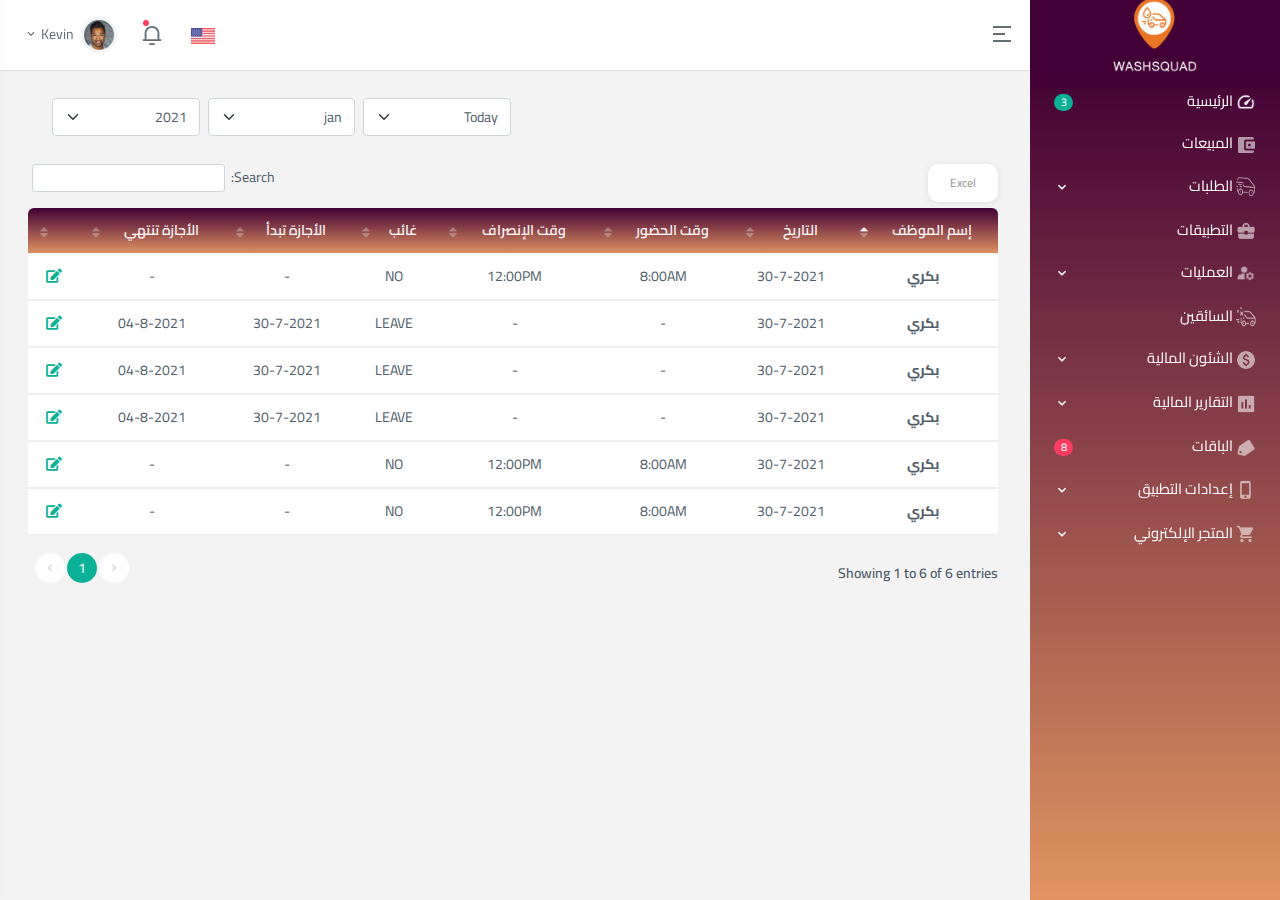
<file: arrive-leave.html>
<!doctype html>
<html lang="ar" style="direction: rtl;">

<head>

    <meta charset="utf-8" />
    <title> WashSquad </title>
    <meta name="viewport" content="width=device-width, initial-scale=1.0">
    <meta content="Premium Multipurpose Admin & Dashboard Template" name="description" />
    <meta content="Themesdesign" name="author" />
    <!-- App favicon -->
    <link rel="shortcut icon" href="assets/images/favicon.ico">

    <!-- jvectormap -->
    <link href="assets/libs/jqvmap/jqvmap.min.css" rel="stylesheet" />

    <!-- DataTables -->
    <link href="assets/libs/datatables.net-bs4/css/dataTables.bootstrap4.min.css" rel="stylesheet" type="text/css" />
    <link href="assets/libs/datatables.net-buttons-bs4/css/buttons.bootstrap4.min.css" rel="stylesheet"
        type="text/css" />

    <!-- Responsive datatable examples -->
    <link href="assets/libs/datatables.net-responsive-bs4/css/responsive.bootstrap4.min.css" rel="stylesheet"
        type="text/css" />



    <!-- Bootstrap Css -->
    <link href="assets/css/bootstrap-rtl.min.css" rel="stylesheet" type="text/css" />
    <!-- Icons Css -->
    <link href="assets/css/icons.min.css" rel="stylesheet" type="text/css" />
    <!-- App Css-->
    <link href="assets/css/app-rtl.min.css" rel="stylesheet" type="text/css" />

</head>

<body data-sidebar="dark">

    <!-- <body data-layout="horizontal" data-topbar="dark"> -->

    <!-- Begin page -->
    <div id="layout-wrapper">


        <header id="page-topbar">
            <div class="navbar-header">
                <div class="d-flex">
                    <!-- LOGO -->
                    <div class="navbar-brand-box text-center">
                        <a href="index.html" class="logo logo-dark">
                            <span class="logo-sm">
                                <img src="assets/images/logo-sm.png" alt="logo-sm-dark" height="22">
                            </span>
                            <span class="logo-lg">
                                <img src="assets/images/logo-dark.png" alt="logo-dark" height="24">
                            </span>
                        </a>

                        <a href="index.html" class="logo logo-light">
                            <span class="logo-sm">
                                <img src="assets/images/logo-sm.png" alt="logo-sm-light" height="22">
                            </span>
                            <span class="logo-lg">
                                <img src="assets/images/logo-light.png" alt="logo-light" height="24">
                            </span>
                        </a>
                    </div>

                    <button type="button" class="btn btn-sm px-3 font-size-24 header-item waves-effect"
                        id="vertical-menu-btn">
                        <i class="ri-menu-2-line align-middle"></i>
                    </button>

                    <!-- App Search-->
                    <!-- <form class="app-search d-none d-lg-block">
                            <div class="position-relative">
                                <input type="text" class="form-control" placeholder="Search...">
                                <span class="ri-search-line"></span>
                            </div>
                        </form> -->
                </div>

                <div class="d-flex">

                    <div class="dropdown d-inline-block d-lg-none ms-2">
                        <button type="button" class="btn header-item noti-icon waves-effect"
                            id="page-header-search-dropdown" data-bs-toggle="dropdown" aria-haspopup="true"
                            aria-expanded="false">
                            <i class="ri-search-line"></i>
                        </button>
                        <div class="dropdown-menu dropdown-menu-lg dropdown-menu-end p-0"
                            aria-labelledby="page-header-search-dropdown">

                            <form class="p-3">
                                <div class="mb-3 m-0">
                                    <div class="input-group">
                                        <input type="text" class="form-control" placeholder="Search ...">
                                        <div class="input-group-append">
                                            <button class="btn btn-primary" type="submit"><i
                                                    class="ri-search-line"></i></button>
                                        </div>
                                    </div>
                                </div>
                            </form>
                        </div>
                    </div>

                    <div class="dropdown d-none d-sm-inline-block">
                        <button type="button" class="btn header-item waves-effect" data-bs-toggle="dropdown"
                            aria-haspopup="true" aria-expanded="false">
                            <img class="" src="assets/images/flags/us.jpg" alt="Header Language" height="16">
                        </button>
                        <div class="dropdown-menu dropdown-menu-end">

                            <!-- item-->
                            <a href="javascript:void(0);" class="dropdown-item notify-item">
                                <img src="assets/images/flags/spain.jpg" alt="user-image" class="me-1" height="12">
                                <span class="align-middle"> en </span>
                            </a>






                        </div>
                    </div>

                    <div class="dropdown d-none d-lg-inline-block ms-1">

                        <div class="dropdown-menu dropdown-menu-lg dropdown-menu-end">
                            <div class="px-lg-2">
                                <div class="row g-0">
                                    <div class="col">
                                        <a class="dropdown-icon-item" href="#">
                                            <img src="assets/images/brands/github.png" alt="Github">
                                            <span>GitHub</span>
                                        </a>
                                    </div>
                                    <div class="col">
                                        <a class="dropdown-icon-item" href="#">
                                            <img src="assets/images/brands/bitbucket.png" alt="bitbucket">
                                            <span>Bitbucket</span>
                                        </a>
                                    </div>
                                    <div class="col">
                                        <a class="dropdown-icon-item" href="#">
                                            <img src="assets/images/brands/dribbble.png" alt="dribbble">
                                            <span>Dribbble</span>
                                        </a>
                                    </div>
                                </div>

                                <div class="row g-0">
                                    <div class="col">
                                        <a class="dropdown-icon-item" href="#">
                                            <img src="assets/images/brands/dropbox.png" alt="dropbox">
                                            <span>Dropbox</span>
                                        </a>
                                    </div>
                                    <div class="col">
                                        <a class="dropdown-icon-item" href="#">
                                            <img src="assets/images/brands/mail_chimp.png" alt="mail_chimp">
                                            <span>Mail Chimp</span>
                                        </a>
                                    </div>
                                    <div class="col">
                                        <a class="dropdown-icon-item" href="#">
                                            <img src="assets/images/brands/slack.png" alt="slack">
                                            <span>Slack</span>
                                        </a>
                                    </div>
                                </div>
                            </div>
                        </div>
                    </div>



                    <div class="dropdown d-inline-block">
                        <button type="button" class="btn header-item noti-icon waves-effect"
                            id="page-header-notifications-dropdown" data-bs-toggle="dropdown" aria-expanded="false">
                            <i class="ri-notification-3-line"></i>
                            <span class="noti-dot"></span>
                        </button>
                        <div class="dropdown-menu dropdown-menu-lg dropdown-menu-end p-0"
                            aria-labelledby="page-header-notifications-dropdown">
                            <div class="p-3">
                                <div class="row align-items-center">
                                    <div class="col">
                                        <h6 class="m-0"> Notifications </h6>
                                    </div>
                                    <div class="col-auto">
                                        <a href="#!" class="small"> View All</a>
                                    </div>
                                </div>
                            </div>
                            <div data-simplebar style="max-height: 230px;">
                                <a href="" class="text-reset notification-item">
                                    <div class="d-flex">
                                        <div class="flex-shrink-0 me-3">
                                            <div class="avatar-xs">
                                                <span class="avatar-title bg-primary rounded-circle font-size-16">
                                                    <i class="ri-shopping-cart-line"></i>
                                                </span>
                                            </div>
                                        </div>
                                        <div class="flex-grow-1">
                                            <h6 class="mb-1">Your order is placed</h6>
                                            <div class="font-size-12 text-muted">
                                                <p class="mb-1">If several languages coalesce the grammar</p>
                                                <p class="mb-0"><i class="mdi mdi-clock-outline"></i> 3 min ago</p>
                                            </div>
                                        </div>
                                    </div>
                                </a>
                                <a href="" class="text-reset notification-item">
                                    <div class="d-flex">
                                        <div class="flex-shrink-0 me-3">
                                            <img src="assets/images/users/avatar-3.jpg" class="rounded-circle avatar-xs"
                                                alt="user-pic">
                                        </div>
                                        <div class="flex-grow-1">
                                            <h6 class="mb-1">James Lemire</h6>
                                            <div class="font-size-12 text-muted">
                                                <p class="mb-1">It will seem like simplified English.</p>
                                                <p class="mb-0"><i class="mdi mdi-clock-outline"></i> 1 hours ago</p>
                                            </div>
                                        </div>
                                    </div>
                                </a>
                                <a href="" class="text-reset notification-item">
                                    <div class="d-flex">
                                        <div class="flex-shrink-0 me-3">
                                            <div class="avatar-xs">
                                                <span class="avatar-title bg-success rounded-circle font-size-16">
                                                    <i class="ri-checkbox-circle-line"></i>
                                                </span>
                                            </div>
                                        </div>
                                        <div class="flex-grow-1">
                                            <h6 class="mb-1">Your item is shipped</h6>
                                            <div class="font-size-12 text-muted">
                                                <p class="mb-1">If several languages coalesce the grammar</p>
                                                <p class="mb-0"><i class="mdi mdi-clock-outline"></i> 3 min ago</p>
                                            </div>
                                        </div>
                                    </div>
                                </a>

                                <a href="" class="text-reset notification-item">
                                    <div class="d-flex">
                                        <div class="flex-shrink-0 me-3">
                                            <img src="assets/images/users/avatar-4.jpg" class="rounded-circle avatar-xs"
                                                alt="user-pic">
                                        </div>
                                        <div class="flex-grow-1">
                                            <h6 class="mb-1">Salena Layfield</h6>
                                            <div class="font-size-12 text-muted">
                                                <p class="mb-1">As a skeptical Cambridge friend of mine occidental.</p>
                                                <p class="mb-0"><i class="mdi mdi-clock-outline"></i> 1 hours ago</p>
                                            </div>
                                        </div>
                                    </div>
                                </a>
                            </div>
                            <div class="p-2 border-top">
                                <div class="d-grid">
                                    <a class="btn btn-sm btn-link font-size-14 text-center" href="javascript:void(0)">
                                        <i class="mdi mdi-arrow-right-circle me-1"></i> View More..
                                    </a>
                                </div>
                            </div>
                        </div>
                    </div>

                    <div class="dropdown d-inline-block user-dropdown">
                        <button type="button" class="btn header-item waves-effect" id="page-header-user-dropdown"
                            data-bs-toggle="dropdown" aria-haspopup="true" aria-expanded="false">
                            <img class="rounded-circle header-profile-user" src="assets/images/users/avatar-2.jpg"
                                alt="Header Avatar">
                            <span class="d-none d-xl-inline-block ms-1">Kevin</span>
                            <i class="mdi mdi-chevron-down d-none d-xl-inline-block"></i>
                        </button>
                        <div class="dropdown-menu dropdown-menu-end">
                            <!-- item-->
                            <a class="dropdown-item" href="#"><i class="ri-user-line align-middle me-1"></i> Profile</a>
                            <a class="dropdown-item" href="#"><i class="ri-wallet-2-line align-middle me-1"></i> My
                                Wallet</a>
                            <a class="dropdown-item d-block" href="#"><span
                                    class="badge bg-success float-end mt-1">11</span><i
                                    class="ri-settings-2-line align-middle me-1"></i> Settings</a>
                            <a class="dropdown-item" href="#"><i class="ri-lock-unlock-line align-middle me-1"></i> Lock
                                screen</a>
                            <div class="dropdown-divider"></div>
                            <a class="dropdown-item text-danger" href="#"><i
                                    class="ri-shut-down-line align-middle me-1 text-danger"></i> Logout</a>
                        </div>
                    </div>

                    <!-- <div class="dropdown d-inline-block">
                            <button type="button" class="btn header-item noti-icon right-bar-toggle waves-effect">
                                <i class="mdi mdi-cog"></i>
                            </button>
                        </div> -->

                </div>
            </div>
        </header>

        <!-- ========== Left Sidebar Start ========== -->
        <div class="vertical-menu">

            <div data-simplebar class="h-100">

                <!--- Sidemenu -->
                <div id="sidebar-menu">
                    <!-- Left Menu Start -->
                    <ul class="metismenu list-unstyled" id="side-menu">
                        <!-- <li class="menu-title">Menu</li> -->

                        <li>
                            <a href="index.html" class="waves-effect">
                                <img src="assets/images/icons/speed-24px.png" width="20px" height="20ox" alt=""> <span
                                    class="badge rounded-pill bg-primary float-end">3</span>
                                <span> الرئيسية </span>
                            </a>
                        </li>

                        <li>
                            <a href="Sales.html" class=" waves-effect">
                                <img src="assets/images/icons/baseline-account_balance_wallet-24px.png" width="20px"
                                    height="20ox" alt="">
                                <span> المبيعات </span>
                            </a>
                        </li>

                        <li>
                            <a href="javascript: void(0);" class="has-arrow waves-effect">
                                <img src="assets/images/icons/Group 122.png" width="20px" height="20ox" alt="">
                                <span> الطلبات </span>
                            </a>
                            <ul class="sub-menu" aria-expanded="false">
                                <li><a href="email-inbox.html"> جدول الطلبات </a></li>
                                <li><a href="email-read.html"> الأوقات المتاحة </a></li>
                                <li><a href="email-compose.html"> الإشتراكات الشهرية </a></li>
                                <li><a href="email-compose.html"> الخدمات المرسلة </a></li>
                            </ul>
                        </li>

                        <!-- <li class="menu-title">Layouts</li> -->

                        <li>
                            <a href="apps.html" class="waves-effect">
                                <img src="assets/images/icons/baseline-business_center-24px.png" width="20px"
                                    height="20ox" alt="">
                                <span> التطبيقات </span>
                            </a>

                        </li>

                        <li>
                            <a href="javascript: void(0);" class="has-arrow waves-effect">
                                <img src="assets/images/icons/manage_accounts_black_24dp.png" width="20px" height="20ox"
                                    alt="">
                                <span> العمليات </span>
                            </a>
                            <ul class="sub-menu" aria-expanded="false">
                                <li><a href="layouts-horizontal.html">Default</a></li>
                                <li><a href="layouts-hori-topbar-dark.html">Topbar Dark</a></li>
                                <li><a href="layouts-hori-boxed-width.html">Boxed width</a></li>
                            </ul>
                        </li>

                        <!-- <li class="menu-title">Pages</li> -->

                        <li>
                            <a href="javascript: void(0);" class=" waves-effect">
                                <img src="assets/images/icons/Group 384.png" width="20px" height="20ox" alt="">
                                <span> السائقين </span>
                            </a>

                        </li>

                        <li>
                            <a href="javascript: void(0);" class="has-arrow waves-effect">
                                <img src="assets/images/icons/paid_black_24dp.png" width="20px" height="20ox" alt="">
                                <span> الشئون المالية </span>
                            </a>
                            <ul class="sub-menu" aria-expanded="false">
                                <li><a href="pages-starter.html"> الحضور والإنصراف </a></li>
                                <li><a href="pages-maintenance.html"> بيانات الموظفين </a></li>
                                <li><a href="pages-comingsoon.html"> الرواتب والعمولة </a></li>
                                <li><a href="pages-timeline.html"> تقارير السيارات </a></li>
                                <li><a href="pages-faqs.html"> تقارير التطبيقات </a></li>
                                <li><a href="pages-pricing.html"> التحصيل المالي </a></li>
                                <li><a href="pages-404.html"> تقارير الصيانة </a></li>
                                <li><a href="pages-500.html"> المحروقات </a></li>
                                <li><a href="pages-500.html"> مصاريف إدارية </a></li>
                                <li><a href="pages-500.html"> الإلتزامات المالية </a></li>
                                <li><a href="pages-500.html"> مبالغ متعثرة </a></li>
                                <li><a href="pages-500.html"> المستودع </a></li>
                            </ul>
                        </li>

                        <!-- <li class="menu-title">Components</li> -->

                        <li>
                            <a href="javascript: void(0);" class="has-arrow waves-effect">
                                <img src="assets/images/icons/assessment_black_24dp.png" width="20px" height="20ox"
                                    alt="">
                                <span> التقارير المالية </span>
                            </a>
                            <ul class="sub-menu" aria-expanded="false">
                                <li><a href="ui-alerts.html"> تقارير الطلبات المنفذة </a></li>
                                <li><a href="ui-badge.html"> الإيرادات </a></li>
                                <li><a href="ui-buttons.html"> ربحية الشركة </a></li>
                                <li><a href="ui-cards.html">الإدخار</a></li>
                                <li><a href="ui-carousel.html"> النمو </a></li>

                            </ul>
                        </li>

                        <li>
                            <a href="javascript: void(0);" class="waves-effect">
                                <img src="assets/images/icons/local_offer_black_24dp.png" width="20px" height="20ox"
                                    alt="">
                                <span class="badge rounded-pill bg-danger float-end">8</span>
                                <span> الباقات </span>
                            </a>
                            <ul class="sub-menu" aria-expanded="false">
                                <li><a href="form-elements.html">Form Elements</a></li>
                                <li><a href="form-validation.html">Form Validation</a></li>
                                <li><a href="form-advanced.html">Form Advanced Plugins</a></li>
                                <li><a href="form-editors.html">Form Editors</a></li>
                                <li><a href="form-uploads.html">Form File Upload</a></li>
                                <li><a href="form-xeditable.html">Form X-editable</a></li>
                                <li><a href="form-wizard.html">Form Wizard</a></li>
                                <li><a href="form-mask.html">Form Mask</a></li>
                            </ul>
                        </li>

                        <li>
                            <a href="javascript: void(0);" class="has-arrow waves-effect">
                                <img src="assets/images/icons/phone_iphone_black_24dp.png" width="20px" height="20ox"
                                    alt="">
                                <span> إعدادات التطبيق </span>
                            </a>
                            <ul class="sub-menu" aria-expanded="false">
                                <li><a href="tables-basic.html"> الخدمات </a></li>
                                <li><a href="tables-basic.html"> الباقات الرئيسية </a></li>
                                <li><a href="tables-basic.html"> الخدمات الإضافية </a></li>
                                <li><a href="tables-basic.html"> المناطق والأحياء </a></li>
                                <li><a href="tables-basic.html"> الأوقات </a></li>
                                <li><a href="tables-basic.html"> أنواع السيارات </a></li>
                                <li><a href="tables-basic.html"> أنواع السيارات الفرعية </a></li>
                                <li><a href="tables-basic.html"> أكواد الخصم </a></li>
                                <li><a href="tables-basic.html"> العروض </a></li>
                                <li><a href="tables-basic.html"> الإشعارات </a></li>
                                <li><a href="tables-basic.html"> الشروط والأحكام </a></li>
                                <li><a href="tables-basic.html"> الأسئلة المتكررة </a></li>
                                <li><a href="tables-basic.html"> وسائل التواصل الإجتماعي </a></li>
                                <li><a href="tables-basic.html"> وسائل الدعم والمساعدة </a></li>


                            </ul>
                        </li>

                        <li>
                            <a href="javascript: void(0);" class="has-arrow waves-effect">
                                <img src="assets/images/icons/baseline-shopping_cart-24px.png" width="20px"
                                    height="20ox" alt="">
                                <span> المتجر الإلكتروني </span>
                            </a>
                            <ul class="sub-menu" aria-expanded="false">
                                <li><a href="charts-apex.html"> المنتجات </a></li>
                                <li><a href="charts-apex.html"> الطلبات </a></li>
                                <li><a href="charts-apex.html"> التقارير </a></li>

                            </ul>
                        </li>



                    </ul>
                </div>
                <!-- Sidebar -->
            </div>
        </div>
        <!-- Left Sidebar End -->



        <!-- ============================================================== -->
        <!-- Start right Content here -->
        <!-- ============================================================== -->
        <div class="main-content">

            <div class="page-content   burn">
                <div class="container-fluid">



                    <div class="row">

                        <div class="col-12 row mb-3">
                             <div class="add-button col-sm-6">
                                <!-- <button class="stoped"> إضافة </button> -->
                            </div>

                            <div class="date-time col-sm-6 d-flex  justify-content-around">
                                <select name="month" class="form-select mx-2" id="">
                                    <option value=""> Today</option>
                                    <option value=""> yesterday</option>
                                    <option value=""> march</option>
                                    <option value=""> april</option>
                                    <option value=""> may</option>
                                </select>


                                <select name="month" class="form-select mx-2" id="">
                                    <option value=""> jan</option>
                                    <option value=""> febr</option>
                                    <option value=""> march</option>
                                    <option value=""> april</option>
                                    <option value=""> may</option>
                                </select>

                                <select name="year" class="form-select" id="">
                                    <option value=""> 2021</option>
                                    <option value=""> 2020</option>
                                    <option value=""> 2019</option>
                                    <option value=""> 2018</option>
                                    <option value=""> 2017</option>
                                </select>
                            </div>
                        </div>
                     

                           


                       
                        <div class="col-12">
                           

                                <div class="table-responsive mb-0 rounded">
                                    <table id="datatable-buttons" class="table dt-responsive nowrap">
                                        <thead>
                                            <tr>  
                                                <th> إسم الموظف </th>
                                                <th>  التاريخ   </th>
                                                <th>  وقت الحضور   </th>
                                                 <th> وقت الإنصراف  </th>
                                                 <th>  غائب    </th>
                                                <th> الأجازة تبدأ   </th>
                                                <th>   الأجازة تنتهي    </th>
                                                <th></th>
                                            </tr>
                                        </thead>
                                        <tbody>
                                            <tr>
                                                <td data-field="name"> بكري  </td>
                                                <td data-field="name">  30-7-2021     </td>
                                                <td data-field="name"> 8:00AM </td>
                                                <td data-field="name"> 12:00PM </td>
                                                <td> NO </td>
                                                <td> - </td>
                                                <td> - </td>
                                                <td> <a href=""> <i class="fas fa-edit"></i> </a> </td>
                                                
                                            </tr>


                                            <tr>
                                                <td data-field="name"> بكري  </td>
                                                <td data-field="name">  30-7-2021     </td>
                                                <td data-field="name"> - </td>
                                                <td data-field="name"> - </td>
                                                <td> LEAVE </td>
                                                <td> 30-7-2021 </td>
                                                <td> 04-8-2021 </td>
                                                <td> <a href=""> <i class="fas fa-edit"></i> </a> </td>
                                                
                                            </tr>
                                            <tr>
                                                <td data-field="name"> بكري  </td>
                                                <td data-field="name">  30-7-2021     </td>
                                                <td data-field="name"> - </td>
                                                <td data-field="name"> - </td>
                                                <td> LEAVE </td>
                                                <td> 30-7-2021 </td>
                                                <td> 04-8-2021 </td>
                                                <td> <a href=""> <i class="fas fa-edit"></i> </a> </td>
                                                
                                            </tr>
                                            <tr>
                                                <td data-field="name"> بكري  </td>
                                                <td data-field="name">  30-7-2021     </td>
                                                <td data-field="name"> - </td>
                                                <td data-field="name"> - </td>
                                                <td> LEAVE </td>
                                                <td> 30-7-2021 </td>
                                                <td> 04-8-2021 </td>
                                                <td> <a href=""> <i class="fas fa-edit"></i> </a> </td>
                                                
                                            </tr>

                                            <tr>
                                                <td data-field="name"> بكري  </td>
                                                <td data-field="name">  30-7-2021     </td>
                                                <td data-field="name"> 8:00AM </td>
                                                <td data-field="name"> 12:00PM </td>
                                                <td> NO </td>
                                                <td> - </td>
                                                <td> - </td>
                                                <td> <a href=""> <i class="fas fa-edit"></i> </a> </td>
                                                
                                            </tr>
                                            <tr>
                                                <td data-field="name"> بكري  </td>
                                                <td data-field="name">  30-7-2021     </td>
                                                <td data-field="name"> 8:00AM </td>
                                                <td data-field="name"> 12:00PM </td>
                                                <td> NO </td>
                                                <td> - </td>
                                                <td> - </td>
                                                <td> <a href=""> <i class="fas fa-edit"></i> </a> </td>
                                                
                                            </tr>
                                       
                       
                                        </tbody>
                                    </table>
                                </div>

                            
                        </div>
                    </div> <!-- end col -->
                </div> <!-- end row -->



            </div>
            <!-- container-fluid -->
        </div>
        <!-- End Page-content -->



    </div>
    <!-- end main content-->

    </div>
    <!-- END layout-wrapper -->

    <!-- Right Sidebar -->
    <div class="right-bar">
        <div data-simplebar class="h-100">
            <div class="rightbar-title d-flex align-items-center px-3 py-4">

                <h5 class="m-0 me-2">Settings</h5>

                <a href="javascript:void(0);" class="right-bar-toggle ms-auto">
                    <i class="mdi mdi-close noti-icon"></i>
                </a>
            </div>

            <!-- Settings -->
            <hr class="mt-0" />
            <h6 class="text-center mb-0">Choose Layouts</h6>

            <div class="p-4">
                <div class="mb-2">
                    <img src="assets/images/layouts/layout-1.png" class="img-thumbnail" alt="layout-1">
                </div>

                <div class="form-check form-switch mb-3">
                    <input class="form-check-input theme-choice" type="checkbox" id="light-mode-switch" checked>
                    <label class="form-check-label" for="light-mode-switch">Light Mode</label>
                </div>

                <div class="mb-2">
                    <img src="assets/images/layouts/layout-2.png" class="img-thumbnail" alt="layout-2">
                </div>
                <div class="form-check form-switch mb-3">
                    <input class="form-check-input theme-choice" type="checkbox" id="dark-mode-switch"
                        data-bsStyle="assets/css/bootstrap-dark.min.css" data-appStyle="assets/css/app-dark.min.css">
                    <label class="form-check-label" for="dark-mode-switch">Dark Mode</label>
                </div>

                <div class="mb-2">
                    <img src="assets/images/layouts/layout-3.png" class="img-thumbnail" alt="layout-3">
                </div>
                <div class="form-check form-switch mb-5">
                    <input class="form-check-input theme-choice" type="checkbox" id="rtl-mode-switch"
                        data-appStyle="assets/css/app-rtl.min.css">
                    <label class="form-check-label" for="rtl-mode-switch">RTL Mode</label>
                </div>


            </div>

        </div> <!-- end slimscroll-menu-->
    </div>
    <!-- /Right-bar -->

    <!-- Right bar overlay-->
    <div class="rightbar-overlay"></div>

    <!-- JAVASCRIPT -->
    <script src="assets/libs/jquery/jquery.min.js"></script>
    <script src="assets/libs/bootstrap/js/bootstrap.bundle.min.js"></script>
    <script src="assets/libs/metismenu/metisMenu.min.js"></script>
    <script src="assets/libs/simplebar/simplebar.min.js"></script>
    <script src="assets/libs/node-waves/waves.min.js"></script>

    <!-- apexcharts js -->
    <script src="assets/libs/apexcharts/apexcharts.min.js"></script>

    <!-- jquery.vectormap map -->
    <script src="assets/libs/jqvmap/jquery.vmap.min.js"></script>
    <script src="assets/libs/jqvmap/maps/jquery.vmap.usa.js"></script>

    <!-- Required datatable js -->
    <script src="assets/libs/datatables.net/js/jquery.dataTables.min.js"></script>
    <script src="assets/libs/datatables.net-bs4/js/dataTables.bootstrap4.min.js"></script>
    <!-- Buttons examples -->
    <script src="assets/libs/datatables.net-buttons/js/dataTables.buttons.min.js"></script>
    <script src="assets/libs/datatables.net-buttons-bs4/js/buttons.bootstrap4.min.js"></script>
    <script src="assets/libs/jszip/jszip.min.js"></script>
    <script src="assets/libs/pdfmake/build/pdfmake.min.js"></script>
    <script src="assets/libs/pdfmake/build/vfs_fonts.js"></script>
    <script src="assets/libs/datatables.net-buttons/js/buttons.html5.min.js"></script>
    <script src="assets/libs/datatables.net-buttons/js/buttons.print.min.js"></script>
    <script src="assets/libs/datatables.net-buttons/js/buttons.colVis.min.js"></script>
    <!-- Responsive examples -->
    <script src="assets/libs/datatables.net-responsive/js/dataTables.responsive.min.js"></script>
    <script src="assets/libs/datatables.net-responsive-bs4/js/responsive.bootstrap4.min.js"></script>

    <!-- Datatable init js -->
    <script src="assets/js/pages/datatables.init.js"></script>


    <script src="assets/js/pages/dashboard.init.js"></script>
    <!-- Table Editable plugin -->
    <script src="assets/libs/table-edits/build/table-edits.min.js"></script>

    <script src="assets/js/pages/table-editable.init.js"></script>

    <script src="assets/js/app.js"></script>

</body>

</html>
</file>
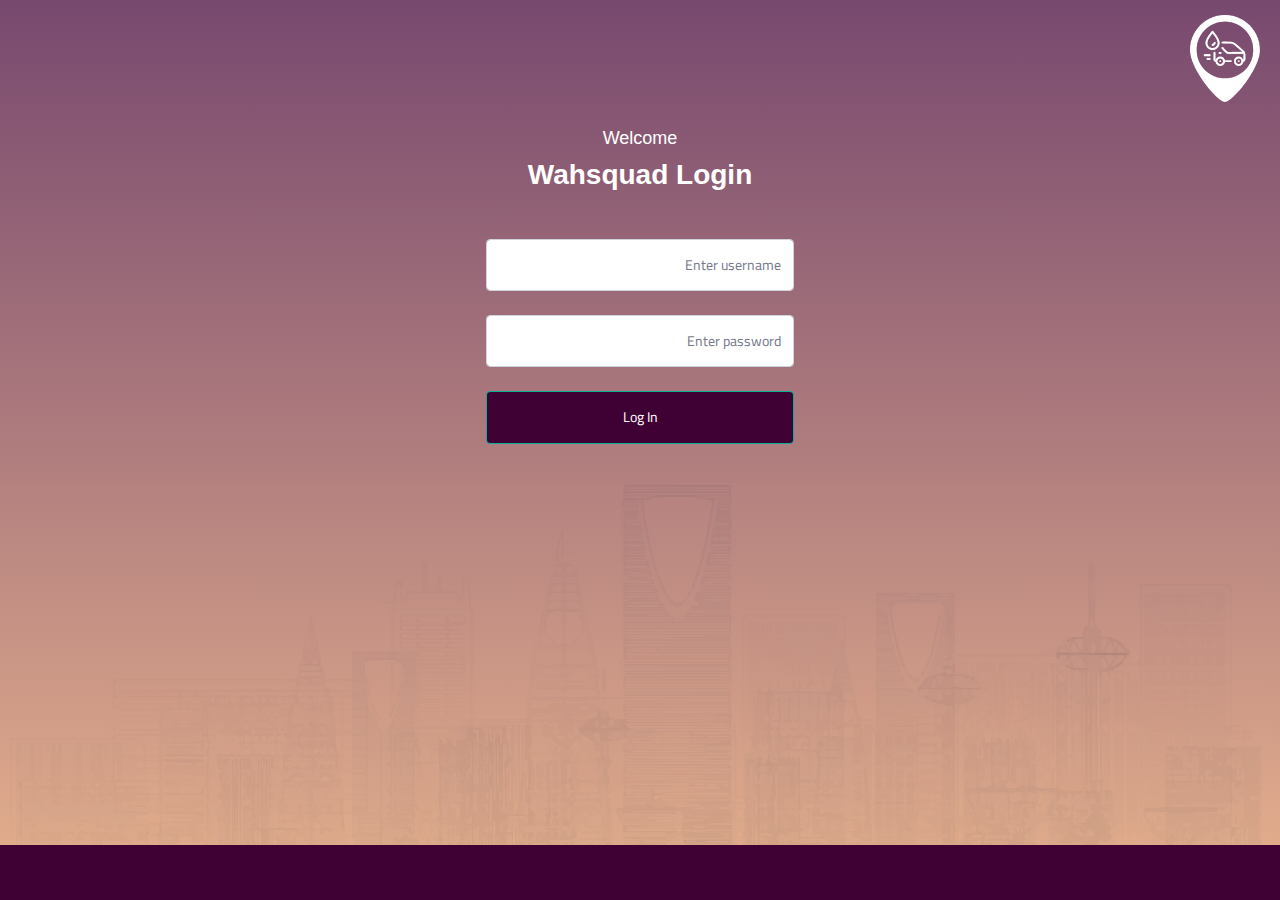
<file: auth-login.html>
<!doctype html>
<html  lang="ar" style="direction: rtl;">

    <head>
        
        <meta charset="utf-8" />
        <title>WashSquad</title>
        <meta name="viewport" content="width=device-width, initial-scale=1.0">
        <meta content="Premium Multipurpose Admin & Dashboard Template" name="description" />
        <meta content="Themesdesign" name="author" />
        <!-- App favicon -->
        <link rel="shortcut icon" href="assets/images/favicon.ico">

        <!-- Bootstrap Css -->
        <link href="assets/css/bootstrap-rtl.min.css" id="bootstrap-style" rel="stylesheet" type="text/css" />
        <!-- Icons Css -->
        <link href="assets/css/icons.min.css" rel="stylesheet" type="text/css" />
        <!-- App Css-->
        <link href="assets/css/app-rtl.min.css" id="app-style" rel="stylesheet" type="text/css" />

    </head>

    <body class="bg-pattern">
        <div class="bg-overlay"></div>
        <div class="account-pages my-5 pt-5">
            <div class="logo">
                <a href="">
                    <img src="assets/images/Group 1.png" alt="" srcset="">

                </a>
            </div>
            <div class="container">
                <div class="row justify-content-center">
                    <div class="col-xl-4 col-lg-6 col-md-8">
                        <div class="">
                            <div class="card-body p-4">
                                <div class="">
                               
                                    <!-- end row -->
                                    <h4 class="font-size-18 text-white  mt-2 text-center">Welcome</h4>
                                    <h2 class="mb-5 text-center text-white  fw-bold">Wahsquad  Login</h2>
                                    <form class="form-horizontal" action="index.html">

                                        <div class="row">
                                            <div class="col-md-12">
                                                <div class="mb-4">
                                                    <!-- <label class="form-label" for="username">Username</label> -->
                                                    <input type="text" class="form-control" id="username" placeholder="Enter username">
                                                </div>
                                                <div class="mb-4">
                                                    <!-- <label class="form-label" for="userpassword">Password</label> -->
                                                    <input type="password" class="form-control" id="userpassword" placeholder="Enter password">
                                                </div>

                                            
                                                <div class="d-grid mt-4">
                                                    <button class="btn login-btn btn-primary waves-effect waves-light" type="submit">Log In</button>
                                                </div>
                                            </div>
                                        </div>
                                    </form>
                                </div>
                            </div>
                        </div>
                         
                    </div>
                </div>
                <!-- end row -->
            </div>

            <div class="login-footer">

            </div>
        </div>
        <!-- end Account pages -->

        <!-- JAVASCRIPT -->
        <script src="assets/libs/jquery/jquery.min.js"></script>
        <script src="assets/libs/bootstrap/js/bootstrap.bundle.min.js"></script>
        <script src="assets/libs/metismenu/metisMenu.min.js"></script>
        <script src="assets/libs/simplebar/simplebar.min.js"></script>
        <script src="assets/libs/node-waves/waves.min.js"></script>

        <script src="assets/js/app.js"></script>

    </body>
</html>
</file>
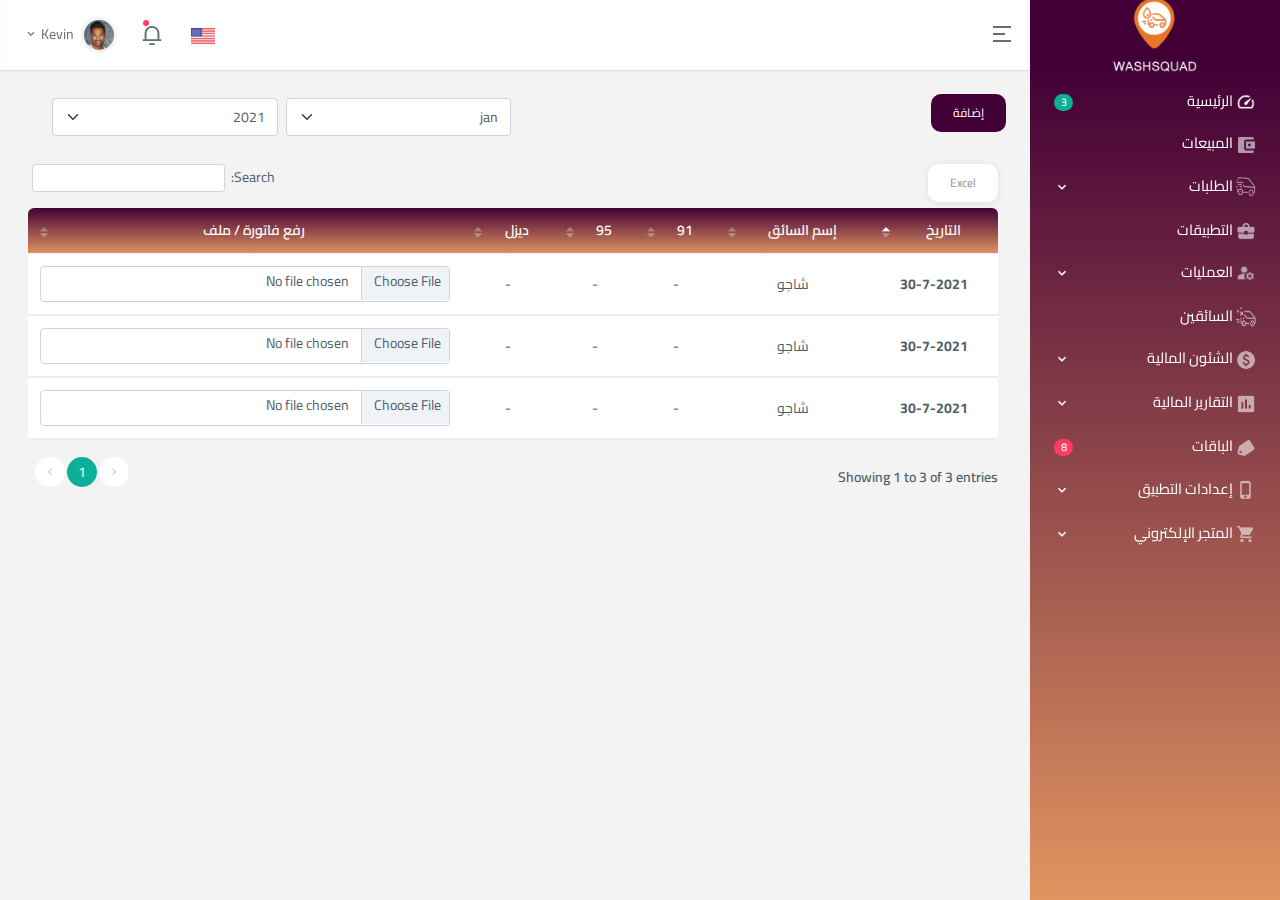
<file: burnings.html>
<!doctype html>
<html lang="ar" style="direction: rtl;">

<head>

    <meta charset="utf-8" />
    <title> WashSquad </title>
    <meta name="viewport" content="width=device-width, initial-scale=1.0">
    <meta content="Premium Multipurpose Admin & Dashboard Template" name="description" />
    <meta content="Themesdesign" name="author" />
    <!-- App favicon -->
    <link rel="shortcut icon" href="assets/images/favicon.ico">

    <!-- jvectormap -->
    <link href="assets/libs/jqvmap/jqvmap.min.css" rel="stylesheet" />

        <!-- DataTables -->
        <link href="assets/libs/datatables.net-bs4/css/dataTables.bootstrap4.min.css" rel="stylesheet" type="text/css" />
        <link href="assets/libs/datatables.net-buttons-bs4/css/buttons.bootstrap4.min.css" rel="stylesheet"
            type="text/css" />
    
        <!-- Responsive datatable examples -->
        <link href="assets/libs/datatables.net-responsive-bs4/css/responsive.bootstrap4.min.css" rel="stylesheet"
            type="text/css" />
    
    

    <!-- Bootstrap Css -->
    <link href="assets/css/bootstrap-rtl.min.css" rel="stylesheet" type="text/css" />
    <!-- Icons Css -->
    <link href="assets/css/icons.min.css" rel="stylesheet" type="text/css" />
    <!-- App Css-->
    <link href="assets/css/app-rtl.min.css" rel="stylesheet" type="text/css" />

</head>

<body data-sidebar="dark">

    <!-- <body data-layout="horizontal" data-topbar="dark"> -->

    <!-- Begin page -->
    <div id="layout-wrapper">


        <header id="page-topbar">
            <div class="navbar-header">
                <div class="d-flex">
                    <!-- LOGO -->
                    <div class="navbar-brand-box text-center">
                        <a href="index.html" class="logo logo-dark">
                            <span class="logo-sm">
                                <img src="assets/images/logo-sm.png" alt="logo-sm-dark" height="22">
                            </span>
                            <span class="logo-lg">
                                <img src="assets/images/logo-dark.png" alt="logo-dark" height="24">
                            </span>
                        </a>

                        <a href="index.html" class="logo logo-light">
                            <span class="logo-sm">
                                <img src="assets/images/logo-sm.png" alt="logo-sm-light" height="22">
                            </span>
                            <span class="logo-lg">
                                <img src="assets/images/logo-light.png" alt="logo-light" height="24">
                            </span>
                        </a>
                    </div>

                    <button type="button" class="btn btn-sm px-3 font-size-24 header-item waves-effect"
                        id="vertical-menu-btn">
                        <i class="ri-menu-2-line align-middle"></i>
                    </button>

                    <!-- App Search-->
                    <!-- <form class="app-search d-none d-lg-block">
                            <div class="position-relative">
                                <input type="text" class="form-control" placeholder="Search...">
                                <span class="ri-search-line"></span>
                            </div>
                        </form> -->
                </div>

                <div class="d-flex">

                    <div class="dropdown d-inline-block d-lg-none ms-2">
                        <button type="button" class="btn header-item noti-icon waves-effect"
                            id="page-header-search-dropdown" data-bs-toggle="dropdown" aria-haspopup="true"
                            aria-expanded="false">
                            <i class="ri-search-line"></i>
                        </button>
                        <div class="dropdown-menu dropdown-menu-lg dropdown-menu-end p-0"
                            aria-labelledby="page-header-search-dropdown">

                            <form class="p-3">
                                <div class="mb-3 m-0">
                                    <div class="input-group">
                                        <input type="text" class="form-control" placeholder="Search ...">
                                        <div class="input-group-append">
                                            <button class="btn btn-primary" type="submit"><i
                                                    class="ri-search-line"></i></button>
                                        </div>
                                    </div>
                                </div>
                            </form>
                        </div>
                    </div>

                    <div class="dropdown d-none d-sm-inline-block">
                        <button type="button" class="btn header-item waves-effect" data-bs-toggle="dropdown"
                            aria-haspopup="true" aria-expanded="false">
                            <img class="" src="assets/images/flags/us.jpg" alt="Header Language" height="16">
                        </button>
                        <div class="dropdown-menu dropdown-menu-end">

                            <!-- item-->
                            <a href="javascript:void(0);" class="dropdown-item notify-item">
                                <img src="assets/images/flags/spain.jpg" alt="user-image" class="me-1" height="12">
                                <span class="align-middle"> en </span>
                            </a>






                        </div>
                    </div>

                    <div class="dropdown d-none d-lg-inline-block ms-1">

                        <div class="dropdown-menu dropdown-menu-lg dropdown-menu-end">
                            <div class="px-lg-2">
                                <div class="row g-0">
                                    <div class="col">
                                        <a class="dropdown-icon-item" href="#">
                                            <img src="assets/images/brands/github.png" alt="Github">
                                            <span>GitHub</span>
                                        </a>
                                    </div>
                                    <div class="col">
                                        <a class="dropdown-icon-item" href="#">
                                            <img src="assets/images/brands/bitbucket.png" alt="bitbucket">
                                            <span>Bitbucket</span>
                                        </a>
                                    </div>
                                    <div class="col">
                                        <a class="dropdown-icon-item" href="#">
                                            <img src="assets/images/brands/dribbble.png" alt="dribbble">
                                            <span>Dribbble</span>
                                        </a>
                                    </div>
                                </div>

                                <div class="row g-0">
                                    <div class="col">
                                        <a class="dropdown-icon-item" href="#">
                                            <img src="assets/images/brands/dropbox.png" alt="dropbox">
                                            <span>Dropbox</span>
                                        </a>
                                    </div>
                                    <div class="col">
                                        <a class="dropdown-icon-item" href="#">
                                            <img src="assets/images/brands/mail_chimp.png" alt="mail_chimp">
                                            <span>Mail Chimp</span>
                                        </a>
                                    </div>
                                    <div class="col">
                                        <a class="dropdown-icon-item" href="#">
                                            <img src="assets/images/brands/slack.png" alt="slack">
                                            <span>Slack</span>
                                        </a>
                                    </div>
                                </div>
                            </div>
                        </div>
                    </div>



                    <div class="dropdown d-inline-block">
                        <button type="button" class="btn header-item noti-icon waves-effect"
                            id="page-header-notifications-dropdown" data-bs-toggle="dropdown" aria-expanded="false">
                            <i class="ri-notification-3-line"></i>
                            <span class="noti-dot"></span>
                        </button>
                        <div class="dropdown-menu dropdown-menu-lg dropdown-menu-end p-0"
                            aria-labelledby="page-header-notifications-dropdown">
                            <div class="p-3">
                                <div class="row align-items-center">
                                    <div class="col">
                                        <h6 class="m-0"> Notifications </h6>
                                    </div>
                                    <div class="col-auto">
                                        <a href="#!" class="small"> View All</a>
                                    </div>
                                </div>
                            </div>
                            <div data-simplebar style="max-height: 230px;">
                                <a href="" class="text-reset notification-item">
                                    <div class="d-flex">
                                        <div class="flex-shrink-0 me-3">
                                            <div class="avatar-xs">
                                                <span class="avatar-title bg-primary rounded-circle font-size-16">
                                                    <i class="ri-shopping-cart-line"></i>
                                                </span>
                                            </div>
                                        </div>
                                        <div class="flex-grow-1">
                                            <h6 class="mb-1">Your order is placed</h6>
                                            <div class="font-size-12 text-muted">
                                                <p class="mb-1">If several languages coalesce the grammar</p>
                                                <p class="mb-0"><i class="mdi mdi-clock-outline"></i> 3 min ago</p>
                                            </div>
                                        </div>
                                    </div>
                                </a>
                                <a href="" class="text-reset notification-item">
                                    <div class="d-flex">
                                        <div class="flex-shrink-0 me-3">
                                            <img src="assets/images/users/avatar-3.jpg" class="rounded-circle avatar-xs"
                                                alt="user-pic">
                                        </div>
                                        <div class="flex-grow-1">
                                            <h6 class="mb-1">James Lemire</h6>
                                            <div class="font-size-12 text-muted">
                                                <p class="mb-1">It will seem like simplified English.</p>
                                                <p class="mb-0"><i class="mdi mdi-clock-outline"></i> 1 hours ago</p>
                                            </div>
                                        </div>
                                    </div>
                                </a>
                                <a href="" class="text-reset notification-item">
                                    <div class="d-flex">
                                        <div class="flex-shrink-0 me-3">
                                            <div class="avatar-xs">
                                                <span class="avatar-title bg-success rounded-circle font-size-16">
                                                    <i class="ri-checkbox-circle-line"></i>
                                                </span>
                                            </div>
                                        </div>
                                        <div class="flex-grow-1">
                                            <h6 class="mb-1">Your item is shipped</h6>
                                            <div class="font-size-12 text-muted">
                                                <p class="mb-1">If several languages coalesce the grammar</p>
                                                <p class="mb-0"><i class="mdi mdi-clock-outline"></i> 3 min ago</p>
                                            </div>
                                        </div>
                                    </div>
                                </a>

                                <a href="" class="text-reset notification-item">
                                    <div class="d-flex">
                                        <div class="flex-shrink-0 me-3">
                                            <img src="assets/images/users/avatar-4.jpg" class="rounded-circle avatar-xs"
                                                alt="user-pic">
                                        </div>
                                        <div class="flex-grow-1">
                                            <h6 class="mb-1">Salena Layfield</h6>
                                            <div class="font-size-12 text-muted">
                                                <p class="mb-1">As a skeptical Cambridge friend of mine occidental.</p>
                                                <p class="mb-0"><i class="mdi mdi-clock-outline"></i> 1 hours ago</p>
                                            </div>
                                        </div>
                                    </div>
                                </a>
                            </div>
                            <div class="p-2 border-top">
                                <div class="d-grid">
                                    <a class="btn btn-sm btn-link font-size-14 text-center" href="javascript:void(0)">
                                        <i class="mdi mdi-arrow-right-circle me-1"></i> View More..
                                    </a>
                                </div>
                            </div>
                        </div>
                    </div>

                    <div class="dropdown d-inline-block user-dropdown">
                        <button type="button" class="btn header-item waves-effect" id="page-header-user-dropdown"
                            data-bs-toggle="dropdown" aria-haspopup="true" aria-expanded="false">
                            <img class="rounded-circle header-profile-user" src="assets/images/users/avatar-2.jpg"
                                alt="Header Avatar">
                            <span class="d-none d-xl-inline-block ms-1">Kevin</span>
                            <i class="mdi mdi-chevron-down d-none d-xl-inline-block"></i>
                        </button>
                        <div class="dropdown-menu dropdown-menu-end">
                            <!-- item-->
                            <a class="dropdown-item" href="#"><i class="ri-user-line align-middle me-1"></i> Profile</a>
                            <a class="dropdown-item" href="#"><i class="ri-wallet-2-line align-middle me-1"></i> My
                                Wallet</a>
                            <a class="dropdown-item d-block" href="#"><span
                                    class="badge bg-success float-end mt-1">11</span><i
                                    class="ri-settings-2-line align-middle me-1"></i> Settings</a>
                            <a class="dropdown-item" href="#"><i class="ri-lock-unlock-line align-middle me-1"></i> Lock
                                screen</a>
                            <div class="dropdown-divider"></div>
                            <a class="dropdown-item text-danger" href="#"><i
                                    class="ri-shut-down-line align-middle me-1 text-danger"></i> Logout</a>
                        </div>
                    </div>

                    <!-- <div class="dropdown d-inline-block">
                            <button type="button" class="btn header-item noti-icon right-bar-toggle waves-effect">
                                <i class="mdi mdi-cog"></i>
                            </button>
                        </div> -->

                </div>
            </div>
        </header>

        <!-- ========== Left Sidebar Start ========== -->
        <div class="vertical-menu">

            <div data-simplebar class="h-100">

                <!--- Sidemenu -->
                <div id="sidebar-menu">
                    <!-- Left Menu Start -->
                    <ul class="metismenu list-unstyled" id="side-menu">
                        <!-- <li class="menu-title">Menu</li> -->

                        <li>
                            <a href="index.html" class="waves-effect">
                                <img src="assets/images/icons/speed-24px.png" width="20px" height="20ox" alt=""> <span
                                    class="badge rounded-pill bg-primary float-end">3</span>
                                <span> الرئيسية </span>
                            </a>
                        </li>

                        <li>
                            <a href="Sales.html" class=" waves-effect">
                                <img src="assets/images/icons/baseline-account_balance_wallet-24px.png" width="20px"
                                    height="20ox" alt="">
                                <span> المبيعات </span>
                            </a>
                        </li>

                        <li>
                            <a href="javascript: void(0);" class="has-arrow waves-effect">
                                <img src="assets/images/icons/Group 122.png" width="20px" height="20ox" alt="">
                                <span> الطلبات </span>
                            </a>
                            <ul class="sub-menu" aria-expanded="false">
                                <li><a href="email-inbox.html"> جدول الطلبات </a></li>
                                <li><a href="email-read.html"> الأوقات المتاحة </a></li>
                                <li><a href="email-compose.html"> الإشتراكات الشهرية </a></li>
                                <li><a href="email-compose.html"> الخدمات المرسلة </a></li>
                            </ul>
                        </li>

                        <!-- <li class="menu-title">Layouts</li> -->

                        <li>
                            <a href="apps.html" class="waves-effect">
                                <img src="assets/images/icons/baseline-business_center-24px.png" width="20px"
                                    height="20ox" alt="">
                                <span> التطبيقات </span>
                            </a>

                        </li>

                        <li>
                            <a href="javascript: void(0);" class="has-arrow waves-effect">
                                <img src="assets/images/icons/manage_accounts_black_24dp.png" width="20px" height="20ox"
                                    alt="">
                                <span> العمليات </span>
                            </a>
                            <ul class="sub-menu" aria-expanded="false">
                                <li><a href="layouts-horizontal.html">Default</a></li>
                                <li><a href="layouts-hori-topbar-dark.html">Topbar Dark</a></li>
                                <li><a href="layouts-hori-boxed-width.html">Boxed width</a></li>
                            </ul>
                        </li>

                        <!-- <li class="menu-title">Pages</li> -->

                        <li>
                            <a href="javascript: void(0);" class=" waves-effect">
                                <img src="assets/images/icons/Group 384.png" width="20px" height="20ox" alt="">
                                <span> السائقين </span>
                            </a>

                        </li>

                        <li>
                            <a href="javascript: void(0);" class="has-arrow waves-effect">
                                <img src="assets/images/icons/paid_black_24dp.png" width="20px" height="20ox" alt="">
                                <span> الشئون المالية </span>
                            </a>
                            <ul class="sub-menu" aria-expanded="false">
                                <li><a href="pages-starter.html"> الحضور والإنصراف </a></li>
                                <li><a href="pages-maintenance.html"> بيانات الموظفين </a></li>
                                <li><a href="pages-comingsoon.html"> الرواتب والعمولة </a></li>
                                <li><a href="pages-timeline.html"> تقارير السيارات </a></li>
                                <li><a href="pages-faqs.html"> تقارير التطبيقات </a></li>
                                <li><a href="pages-pricing.html"> التحصيل المالي </a></li>
                                <li><a href="pages-404.html"> تقارير الصيانة </a></li>
                                <li><a href="pages-500.html"> المحروقات </a></li>
                                <li><a href="pages-500.html"> مصاريف إدارية </a></li>
                                <li><a href="pages-500.html"> الإلتزامات المالية </a></li>
                                <li><a href="pages-500.html"> مبالغ متعثرة </a></li>
                                <li><a href="pages-500.html"> المستودع </a></li>
                            </ul>
                        </li>

                        <!-- <li class="menu-title">Components</li> -->

                        <li>
                            <a href="javascript: void(0);" class="has-arrow waves-effect">
                                <img src="assets/images/icons/assessment_black_24dp.png" width="20px" height="20ox"
                                    alt="">
                                <span> التقارير المالية </span>
                            </a>
                            <ul class="sub-menu" aria-expanded="false">
                                <li><a href="ui-alerts.html"> تقارير الطلبات المنفذة </a></li>
                                <li><a href="ui-badge.html"> الإيرادات </a></li>
                                <li><a href="ui-buttons.html"> ربحية الشركة </a></li>
                                <li><a href="ui-cards.html">الإدخار</a></li>
                                <li><a href="ui-carousel.html"> النمو </a></li>

                            </ul>
                        </li>

                        <li>
                            <a href="javascript: void(0);" class="waves-effect">
                                <img src="assets/images/icons/local_offer_black_24dp.png" width="20px" height="20ox"
                                    alt="">
                                <span class="badge rounded-pill bg-danger float-end">8</span>
                                <span> الباقات </span>
                            </a>
                            <ul class="sub-menu" aria-expanded="false">
                                <li><a href="form-elements.html">Form Elements</a></li>
                                <li><a href="form-validation.html">Form Validation</a></li>
                                <li><a href="form-advanced.html">Form Advanced Plugins</a></li>
                                <li><a href="form-editors.html">Form Editors</a></li>
                                <li><a href="form-uploads.html">Form File Upload</a></li>
                                <li><a href="form-xeditable.html">Form X-editable</a></li>
                                <li><a href="form-wizard.html">Form Wizard</a></li>
                                <li><a href="form-mask.html">Form Mask</a></li>
                            </ul>
                        </li>

                        <li>
                            <a href="javascript: void(0);" class="has-arrow waves-effect">
                                <img src="assets/images/icons/phone_iphone_black_24dp.png" width="20px" height="20ox"
                                    alt="">
                                <span> إعدادات التطبيق </span>
                            </a>
                            <ul class="sub-menu" aria-expanded="false">
                                <li><a href="tables-basic.html"> الخدمات </a></li>
                                <li><a href="tables-basic.html"> الباقات الرئيسية </a></li>
                                <li><a href="tables-basic.html"> الخدمات الإضافية </a></li>
                                <li><a href="tables-basic.html"> المناطق والأحياء </a></li>
                                <li><a href="tables-basic.html"> الأوقات </a></li>
                                <li><a href="tables-basic.html"> أنواع السيارات </a></li>
                                <li><a href="tables-basic.html"> أنواع السيارات الفرعية </a></li>
                                <li><a href="tables-basic.html"> أكواد الخصم </a></li>
                                <li><a href="tables-basic.html"> العروض </a></li>
                                <li><a href="tables-basic.html"> الإشعارات </a></li>
                                <li><a href="tables-basic.html"> الشروط والأحكام </a></li>
                                <li><a href="tables-basic.html"> الأسئلة المتكررة </a></li>
                                <li><a href="tables-basic.html"> وسائل التواصل الإجتماعي </a></li>
                                <li><a href="tables-basic.html"> وسائل الدعم والمساعدة </a></li>


                            </ul>
                        </li>

                        <li>
                            <a href="javascript: void(0);" class="has-arrow waves-effect">
                                <img src="assets/images/icons/baseline-shopping_cart-24px.png" width="20px"
                                    height="20ox" alt="">
                                <span> المتجر الإلكتروني </span>
                            </a>
                            <ul class="sub-menu" aria-expanded="false">
                                <li><a href="charts-apex.html"> المنتجات </a></li>
                                <li><a href="charts-apex.html"> الطلبات </a></li>
                                <li><a href="charts-apex.html"> التقارير </a></li>

                            </ul>
                        </li>



                    </ul>
                </div>
                <!-- Sidebar -->
            </div>
        </div>
        <!-- Left Sidebar End -->



        <!-- ============================================================== -->
        <!-- Start right Content here -->
        <!-- ============================================================== -->
        <div class="main-content">

            <div class="page-content   burn">
                <div class="container-fluid">



                    <div class="row">

                        <div class="col-12 row mb-3">
                             <div class="add-button col-sm-6">
                                <button class="stoped"> إضافة </button>
                            </div>

                            <div class="date-time col-sm-6 d-flex  justify-content-around">
                                <select name="month" class="form-select mx-2" id="">
                                    <option value=""> jan</option>
                                    <option value=""> febr</option>
                                    <option value=""> march</option>
                                    <option value=""> april</option>
                                    <option value=""> may</option>
                                </select>

                                <select name="year" class="form-select" id="">
                                    <option value=""> 2021</option>
                                    <option value=""> 2020</option>
                                    <option value=""> 2019</option>
                                    <option value=""> 2018</option>
                                    <option value=""> 2017</option>
                                </select>
                            </div>
                        </div>
                     

                           


                       
                        <div class="col-12">
                            



                                <div class="table-responsive mb-0 rounded" data-pattern="priority-columns">
                                    <table id="datatable-buttons"  class="table table-editable table-nowrap dt-responsive  align-middle table-edits">
                                        <thead>
                                            <tr>
                                                <th> التاريخ </th>
                                                <th> إسم السائق </th>
                                                <th> 91 </th>
                                                <th> 95 </th>
                                                <th> ديزل </th>
                                                <th> رفع فاتورة / ملف </th>
                                            </tr>
                                        </thead>
                                        <tbody>
                                            <tr data-id="1">
                                                <td>30-7-2021</td>
                                                <td>شاجو</td>
                                                <td data-field="age"> - </td>
                                                <td data-field=""> - </td>
                                                <td data-field=""> - </td>
                                                <td> <input class="form-control" type="file"> </td>
                                                <!-- <td style="width: 100px">
                                                        <a class="btn btn-outline-secondary btn-sm edit" title="Edit">
                                                            <i class="fas fa-pencil-alt"></i>
                                                        </a>
                                                    </td> -->
                                            </tr>
                                            <tr data-id="1">
                                                <td>30-7-2021</td>
                                                <td>شاجو</td>
                                                <td data-field="age"> - </td>
                                                <td data-field=""> - </td>
                                                <td data-field=""> - </td>
                                                <td> <input class="form-control" type="file"> </td>
                                                <!-- <td style="width: 100px">
                                                        <a class="btn btn-outline-secondary btn-sm edit" title="Edit">
                                                            <i class="fas fa-pencil-alt"></i>
                                                        </a>
                                                    </td> -->
                                            </tr>
                                            <tr data-id="1">
                                                <td>30-7-2021</td>
                                                <td>شاجو</td>
                                                <td data-field="age"> - </td>
                                                <td data-field=""> - </td>
                                                <td data-field=""> - </td>
                                                <td> <input class="form-control" type="file"> </td>
                                                <!-- <td style="width: 100px">
                                                        <a class="btn btn-outline-secondary btn-sm edit" title="Edit">
                                                            <i class="fas fa-pencil-alt"></i>
                                                        </a>
                                                    </td> -->
                                            </tr>

                                        </tbody>
                                    </table>
                                </div>

                             
                        </div>
                    </div> <!-- end col -->
                </div> <!-- end row -->



            </div>
            <!-- container-fluid -->
        </div>
        <!-- End Page-content -->



    </div>
    <!-- end main content-->

    </div>
    <!-- END layout-wrapper -->

    <!-- Right Sidebar -->
    <div class="right-bar">
        <div data-simplebar class="h-100">
            <div class="rightbar-title d-flex align-items-center px-3 py-4">

                <h5 class="m-0 me-2">Settings</h5>

                <a href="javascript:void(0);" class="right-bar-toggle ms-auto">
                    <i class="mdi mdi-close noti-icon"></i>
                </a>
            </div>

            <!-- Settings -->
            <hr class="mt-0" />
            <h6 class="text-center mb-0">Choose Layouts</h6>

            <div class="p-4">
                <div class="mb-2">
                    <img src="assets/images/layouts/layout-1.png" class="img-thumbnail" alt="layout-1">
                </div>

                <div class="form-check form-switch mb-3">
                    <input class="form-check-input theme-choice" type="checkbox" id="light-mode-switch" checked>
                    <label class="form-check-label" for="light-mode-switch">Light Mode</label>
                </div>

                <div class="mb-2">
                    <img src="assets/images/layouts/layout-2.png" class="img-thumbnail" alt="layout-2">
                </div>
                <div class="form-check form-switch mb-3">
                    <input class="form-check-input theme-choice" type="checkbox" id="dark-mode-switch"
                        data-bsStyle="assets/css/bootstrap-dark.min.css" data-appStyle="assets/css/app-dark.min.css">
                    <label class="form-check-label" for="dark-mode-switch">Dark Mode</label>
                </div>

                <div class="mb-2">
                    <img src="assets/images/layouts/layout-3.png" class="img-thumbnail" alt="layout-3">
                </div>
                <div class="form-check form-switch mb-5">
                    <input class="form-check-input theme-choice" type="checkbox" id="rtl-mode-switch"
                        data-appStyle="assets/css/app-rtl.min.css">
                    <label class="form-check-label" for="rtl-mode-switch">RTL Mode</label>
                </div>


            </div>

        </div> <!-- end slimscroll-menu-->
    </div>
    <!-- /Right-bar -->

    <!-- Right bar overlay-->
    <div class="rightbar-overlay"></div>

    <!-- JAVASCRIPT -->
    <script src="assets/libs/jquery/jquery.min.js"></script>
    <script src="assets/libs/bootstrap/js/bootstrap.bundle.min.js"></script>
    <script src="assets/libs/metismenu/metisMenu.min.js"></script>
    <script src="assets/libs/simplebar/simplebar.min.js"></script>
    <script src="assets/libs/node-waves/waves.min.js"></script>

    <!-- apexcharts js -->
    <script src="assets/libs/apexcharts/apexcharts.min.js"></script>

    <!-- jquery.vectormap map -->
    <script src="assets/libs/jqvmap/jquery.vmap.min.js"></script>
    <script src="assets/libs/jqvmap/maps/jquery.vmap.usa.js"></script>


    
       <!-- Required datatable js -->
   <script src="assets/libs/datatables.net/js/jquery.dataTables.min.js"></script>
   <script src="assets/libs/datatables.net-bs4/js/dataTables.bootstrap4.min.js"></script>
   <!-- Buttons examples -->
   <script src="assets/libs/datatables.net-buttons/js/dataTables.buttons.min.js"></script>
   <script src="assets/libs/datatables.net-buttons-bs4/js/buttons.bootstrap4.min.js"></script>
   <script src="assets/libs/jszip/jszip.min.js"></script>
   <script src="assets/libs/pdfmake/build/pdfmake.min.js"></script>
   <script src="assets/libs/pdfmake/build/vfs_fonts.js"></script>
   <script src="assets/libs/datatables.net-buttons/js/buttons.html5.min.js"></script>
   <script src="assets/libs/datatables.net-buttons/js/buttons.print.min.js"></script>
   <script src="assets/libs/datatables.net-buttons/js/buttons.colVis.min.js"></script>
   <!-- Responsive examples -->
   <script src="assets/libs/datatables.net-responsive/js/dataTables.responsive.min.js"></script>
   <script src="assets/libs/datatables.net-responsive-bs4/js/responsive.bootstrap4.min.js"></script>

   <!-- Datatable init js -->
   <script src="assets/js/pages/datatables.init.js"></script>


    <script src="assets/js/pages/dashboard.init.js"></script>
    <!-- Table Editable plugin -->
    <script src="assets/libs/table-edits/build/table-edits.min.js"></script>

    <script src="assets/js/pages/table-editable.init.js"></script>

    <script src="assets/js/app.js"></script>

</body>

</html>
</file>
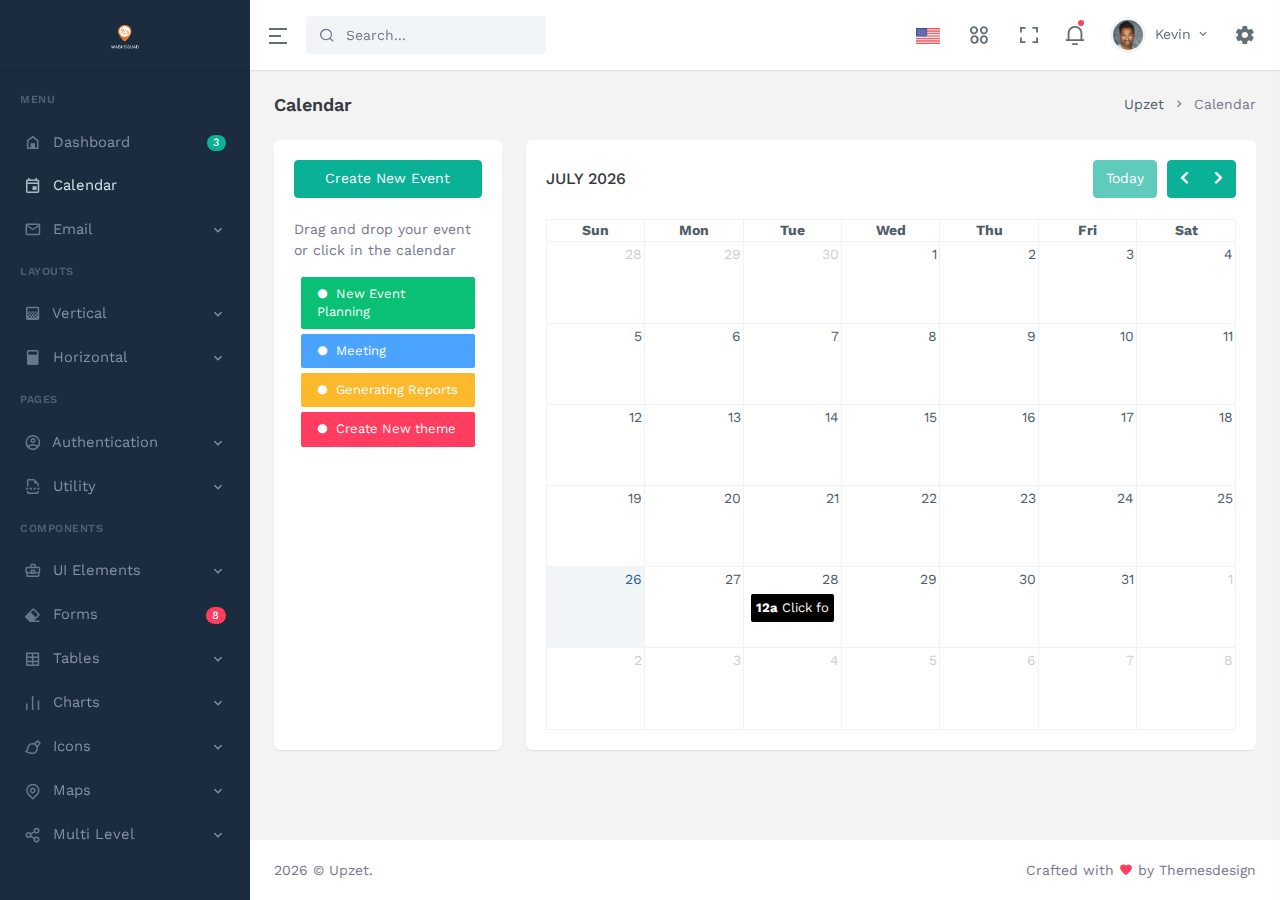
<file: calendar.html>
<!doctype html>
<html lang="en">

    <head>
        
        <meta charset="utf-8" />
        <title>Calendar | Upzet - Admin & Dashboard Template</title>
        <meta name="viewport" content="width=device-width, initial-scale=1.0">
        <meta content="Premium Multipurpose Admin & Dashboard Template" name="description" />
        <meta content="Themesdesign" name="author" />
        <!-- App favicon -->
        <link rel="shortcut icon" href="assets/images/favicon.ico">

        <!-- Plugin css -->
        <link rel="stylesheet" href="assets/libs/@fullcalendar/core/main.min.css" type="text/css">
        <link rel="stylesheet" href="assets/libs/@fullcalendar/daygrid/main.min.css" type="text/css">
        <link rel="stylesheet" href="assets/libs/@fullcalendar/bootstrap/main.min.css" type="text/css">
        <link rel="stylesheet" href="assets/libs/@fullcalendar/timegrid/main.min.css" type="text/css">

        <!-- Bootstrap Css -->
        <link href="assets/css/bootstrap.min.css" id="bootstrap-style" rel="stylesheet" type="text/css" />
        <!-- Icons Css -->
        <link href="assets/css/icons.min.css" rel="stylesheet" type="text/css" />
        <!-- App Css-->
        <link href="assets/css/app.min.css" id="app-style" rel="stylesheet" type="text/css" />

    </head>

    <body data-sidebar="dark">
    
    <!-- <body data-layout="horizontal" data-topbar="dark"> -->

        <!-- Begin page -->
        <div id="layout-wrapper">

            
            <header id="page-topbar">
                <div class="navbar-header">
                    <div class="d-flex">
                        <!-- LOGO -->
                        <div class="navbar-brand-box text-center">
                            <a href="index.html" class="logo logo-dark">
                                <span class="logo-sm">
                                    <img src="assets/images/logo-sm.png" alt="logo-sm-dark" height="22">
                                </span>
                                <span class="logo-lg">
                                    <img src="assets/images/logo-dark.png" alt="logo-dark" height="24">
                                </span>
                            </a>

                            <a href="index.html" class="logo logo-light">
                                <span class="logo-sm">
                                    <img src="assets/images/logo-sm.png" alt="logo-sm-light" height="22">
                                </span>
                                <span class="logo-lg">
                                    <img src="assets/images/logo-light.png" alt="logo-light" height="24">
                                </span>
                            </a>
                        </div>

                        <button type="button" class="btn btn-sm px-3 font-size-24 header-item waves-effect" id="vertical-menu-btn">
                            <i class="ri-menu-2-line align-middle"></i>
                        </button>

                        <!-- App Search-->
                        <form class="app-search d-none d-lg-block">
                            <div class="position-relative">
                                <input type="text" class="form-control" placeholder="Search...">
                                <span class="ri-search-line"></span>
                            </div>
                        </form>
                    </div>

                    <div class="d-flex">

                        <div class="dropdown d-inline-block d-lg-none ms-2">
                            <button type="button" class="btn header-item noti-icon waves-effect" id="page-header-search-dropdown"
                                data-bs-toggle="dropdown" aria-haspopup="true" aria-expanded="false">
                                <i class="ri-search-line"></i>
                            </button>
                            <div class="dropdown-menu dropdown-menu-lg dropdown-menu-end p-0"
                                aria-labelledby="page-header-search-dropdown">
                    
                                <form class="p-3">
                                    <div class="mb-3 m-0">
                                        <div class="input-group">
                                            <input type="text" class="form-control" placeholder="Search ...">
                                            <div class="input-group-append">
                                                <button class="btn btn-primary" type="submit"><i class="ri-search-line"></i></button>
                                            </div>
                                        </div>
                                    </div>
                                </form>
                            </div>
                        </div>

                        <div class="dropdown d-none d-sm-inline-block">
                            <button type="button" class="btn header-item waves-effect"
                                data-bs-toggle="dropdown" aria-haspopup="true" aria-expanded="false">
                                <img class="" src="assets/images/flags/us.jpg" alt="Header Language" height="16">
                            </button>
                            <div class="dropdown-menu dropdown-menu-end">
                    
                                <!-- item-->
                                <a href="javascript:void(0);" class="dropdown-item notify-item">
                                    <img src="assets/images/flags/spain.jpg" alt="user-image" class="me-1" height="12"> <span class="align-middle">Spanish</span>
                                </a>

                                <!-- item-->
                                <a href="javascript:void(0);" class="dropdown-item notify-item">
                                    <img src="assets/images/flags/germany.jpg" alt="user-image" class="me-1" height="12"> <span class="align-middle">German</span>
                                </a>

                                <!-- item-->
                                <a href="javascript:void(0);" class="dropdown-item notify-item">
                                    <img src="assets/images/flags/italy.jpg" alt="user-image" class="me-1" height="12"> <span class="align-middle">Italian</span>
                                </a>

                                <!-- item-->
                                <a href="javascript:void(0);" class="dropdown-item notify-item">
                                    <img src="assets/images/flags/russia.jpg" alt="user-image" class="me-1" height="12"> <span class="align-middle">Russian</span>
                                </a>
                            </div>
                        </div>

                        <div class="dropdown d-none d-lg-inline-block ms-1">
                            <button type="button" class="btn header-item noti-icon waves-effect"
                                data-bs-toggle="dropdown" aria-haspopup="true" aria-expanded="false">
                                <i class="ri-apps-2-line"></i>
                            </button>
                            <div class="dropdown-menu dropdown-menu-lg dropdown-menu-end">
                                <div class="px-lg-2">
                                    <div class="row g-0">
                                        <div class="col">
                                            <a class="dropdown-icon-item" href="#">
                                                <img src="assets/images/brands/github.png" alt="Github">
                                                <span>GitHub</span>
                                            </a>
                                        </div>
                                        <div class="col">
                                            <a class="dropdown-icon-item" href="#">
                                                <img src="assets/images/brands/bitbucket.png" alt="bitbucket">
                                                <span>Bitbucket</span>
                                            </a>
                                        </div>
                                        <div class="col">
                                            <a class="dropdown-icon-item" href="#">
                                                <img src="assets/images/brands/dribbble.png" alt="dribbble">
                                                <span>Dribbble</span>
                                            </a>
                                        </div>
                                    </div>

                                    <div class="row g-0">
                                        <div class="col">
                                            <a class="dropdown-icon-item" href="#">
                                                <img src="assets/images/brands/dropbox.png" alt="dropbox">
                                                <span>Dropbox</span>
                                            </a>
                                        </div>
                                        <div class="col">
                                            <a class="dropdown-icon-item" href="#">
                                                <img src="assets/images/brands/mail_chimp.png" alt="mail_chimp">
                                                <span>Mail Chimp</span>
                                            </a>
                                        </div>
                                        <div class="col">
                                            <a class="dropdown-icon-item" href="#">
                                                <img src="assets/images/brands/slack.png" alt="slack">
                                                <span>Slack</span>
                                            </a>
                                        </div>
                                    </div>
                                </div>
                            </div>
                        </div>

                        <div class="dropdown d-none d-lg-inline-block ms-1">
                            <button type="button" class="btn header-item noti-icon waves-effect" data-toggle="fullscreen">
                                <i class="ri-fullscreen-line"></i>
                            </button>
                        </div>

                        <div class="dropdown d-inline-block">
                            <button type="button" class="btn header-item noti-icon waves-effect" id="page-header-notifications-dropdown"
                                  data-bs-toggle="dropdown" aria-expanded="false">
                                <i class="ri-notification-3-line"></i>
                                <span class="noti-dot"></span>
                            </button>
                            <div class="dropdown-menu dropdown-menu-lg dropdown-menu-end p-0"
                                aria-labelledby="page-header-notifications-dropdown">
                                <div class="p-3">
                                    <div class="row align-items-center">
                                        <div class="col">
                                            <h6 class="m-0"> Notifications </h6>
                                        </div>
                                        <div class="col-auto">
                                            <a href="#!" class="small"> View All</a>
                                        </div>
                                    </div>
                                </div>
                                <div data-simplebar style="max-height: 230px;">
                                    <a href="" class="text-reset notification-item">
                                        <div class="d-flex">
                                            <div class="flex-shrink-0 me-3">
                                                <div class="avatar-xs">
                                                    <span class="avatar-title bg-primary rounded-circle font-size-16">
                                                        <i class="ri-shopping-cart-line"></i>
                                                    </span>
                                                </div>
                                            </div>                                
                                            <div class="flex-grow-1">
                                                <h6 class="mb-1">Your order is placed</h6>
                                                <div class="font-size-12 text-muted">
                                                    <p class="mb-1">If several languages coalesce the grammar</p>
                                                    <p class="mb-0"><i class="mdi mdi-clock-outline"></i> 3 min ago</p>
                                                </div>
                                            </div>
                                        </div>
                                    </a>
                                    <a href="" class="text-reset notification-item">
                                        <div class="d-flex">
                                            <div class="flex-shrink-0 me-3">
                                                <img src="assets/images/users/avatar-3.jpg" class="rounded-circle avatar-xs" alt="user-pic">
                                            </div>
                                            <div class="flex-grow-1">
                                                <h6 class="mb-1">James Lemire</h6>
                                                <div class="font-size-12 text-muted">
                                                    <p class="mb-1">It will seem like simplified English.</p>
                                                    <p class="mb-0"><i class="mdi mdi-clock-outline"></i> 1 hours ago</p>
                                                </div>
                                            </div>
                                        </div>
                                    </a>
                                    <a href="" class="text-reset notification-item">
                                        <div class="d-flex">
                                            <div class="flex-shrink-0 me-3">
                                                <div class="avatar-xs">
                                                    <span class="avatar-title bg-success rounded-circle font-size-16">
                                                        <i class="ri-checkbox-circle-line"></i>
                                                    </span>
                                                </div>
                                            </div>
                                            <div class="flex-grow-1">
                                                <h6 class="mb-1">Your item is shipped</h6>
                                                <div class="font-size-12 text-muted">
                                                    <p class="mb-1">If several languages coalesce the grammar</p>
                                                    <p class="mb-0"><i class="mdi mdi-clock-outline"></i> 3 min ago</p>
                                                </div>
                                            </div>
                                        </div>
                                    </a>

                                    <a href="" class="text-reset notification-item">
                                        <div class="d-flex">
                                            <div class="flex-shrink-0 me-3">
                                                <img src="assets/images/users/avatar-4.jpg" class="rounded-circle avatar-xs" alt="user-pic">
                                            </div>
                                            <div class="flex-grow-1">
                                                <h6 class="mb-1">Salena Layfield</h6>
                                                <div class="font-size-12 text-muted">
                                                    <p class="mb-1">As a skeptical Cambridge friend of mine occidental.</p>
                                                    <p class="mb-0"><i class="mdi mdi-clock-outline"></i> 1 hours ago</p>
                                                </div>
                                            </div>
                                        </div>
                                    </a>
                                </div>
                                <div class="p-2 border-top">
                                    <div class="d-grid">
                                        <a class="btn btn-sm btn-link font-size-14 text-center" href="javascript:void(0)">
                                            <i class="mdi mdi-arrow-right-circle me-1"></i> View More..
                                        </a>
                                    </div>
                                </div>
                            </div>
                        </div>

                        <div class="dropdown d-inline-block user-dropdown">
                            <button type="button" class="btn header-item waves-effect" id="page-header-user-dropdown"
                                data-bs-toggle="dropdown" aria-haspopup="true" aria-expanded="false">
                                <img class="rounded-circle header-profile-user" src="assets/images/users/avatar-2.jpg"
                                    alt="Header Avatar">
                                <span class="d-none d-xl-inline-block ms-1">Kevin</span>
                                <i class="mdi mdi-chevron-down d-none d-xl-inline-block"></i>
                            </button>
                            <div class="dropdown-menu dropdown-menu-end">
                                <!-- item-->
                                <a class="dropdown-item" href="#"><i class="ri-user-line align-middle me-1"></i> Profile</a>
                                <a class="dropdown-item" href="#"><i class="ri-wallet-2-line align-middle me-1"></i> My Wallet</a>
                                <a class="dropdown-item d-block" href="#"><span class="badge bg-success float-end mt-1">11</span><i class="ri-settings-2-line align-middle me-1"></i> Settings</a>
                                <a class="dropdown-item" href="#"><i class="ri-lock-unlock-line align-middle me-1"></i> Lock screen</a>
                                <div class="dropdown-divider"></div>
                                <a class="dropdown-item text-danger" href="#"><i class="ri-shut-down-line align-middle me-1 text-danger"></i> Logout</a>
                            </div>
                        </div>

                        <div class="dropdown d-inline-block">
                            <button type="button" class="btn header-item noti-icon right-bar-toggle waves-effect">
                                <i class="mdi mdi-cog"></i>
                            </button>
                        </div>

                    </div>
                </div>
            </header>

            <!-- ========== Left Sidebar Start ========== -->
            <div class="vertical-menu">

                <div data-simplebar class="h-100">

                    <!--- Sidemenu -->
                    <div id="sidebar-menu">
                        <!-- Left Menu Start -->
                        <ul class="metismenu list-unstyled" id="side-menu">
                            <li class="menu-title">Menu</li>

                            <li>
                                <a href="index.html" class="waves-effect">
                                    <i class="mdi mdi-home-variant-outline"></i><span
                                        class="badge rounded-pill bg-primary float-end">3</span>
                                    <span>Dashboard</span>
                                </a>
                            </li>

                            <li>
                                <a href="calendar.html" class=" waves-effect">
                                    <i class="mdi mdi-calendar-outline"></i>
                                    <span>Calendar</span>
                                </a>
                            </li>

                            <li>
                                <a href="javascript: void(0);" class="has-arrow waves-effect">
                                    <i class="mdi mdi-email-outline"></i>
                                    <span>Email</span>
                                </a>
                                <ul class="sub-menu" aria-expanded="false">
                                    <li><a href="email-inbox.html">Inbox</a></li>
                                    <li><a href="email-read.html">Read Email</a></li>
                                    <li><a href="email-compose.html">Email Compose</a></li>
                                </ul>
                            </li>

                            <li class="menu-title">Layouts</li>

                            <li>
                                <a href="javascript: void(0);" class="has-arrow waves-effect">
                                    <i class="mdi mdi-gradient"></i>
                                    <span>Vertical</span>
                                </a>
                                <ul class="sub-menu" aria-expanded="false">
                                    <li><a href="layouts-light-sidebar.html">Light Sidebar</a></li>
                                    <li><a href="layouts-compact-sidebar.html">Compact Sidebar</a></li>
                                    <li><a href="layouts-icon-sidebar.html">Icon Sidebar</a></li>
                                    <li><a href="layouts-boxed.html">Boxed Layout</a></li>
                                </ul>
                            </li>

                            <li>
                                <a href="javascript: void(0);" class="has-arrow waves-effect">
                                    <i class="mdi mdi-page-layout-header"></i>
                                    <span>Horizontal</span>
                                </a>
                                <ul class="sub-menu" aria-expanded="false">
                                    <li><a href="layouts-horizontal.html">Default</a></li>
                                    <li><a href="layouts-hori-topbar-dark.html">Topbar Dark</a></li>
                                    <li><a href="layouts-hori-boxed-width.html">Boxed width</a></li>
                                </ul>
                            </li>

                            <li class="menu-title">Pages</li>

                            <li>
                                <a href="javascript: void(0);" class="has-arrow waves-effect">
                                    <i class="mdi mdi-account-circle-outline"></i>
                                    <span>Authentication</span>
                                </a>
                                <ul class="sub-menu" aria-expanded="false">
                                    <li><a href="auth-login.html">Login</a></li>
                                    <li><a href="auth-register.html">Register</a></li>
                                    <li><a href="auth-recoverpw.html">Recover Password</a></li>
                                    <li><a href="auth-lock-screen.html">Lock Screen</a></li>
                                </ul>
                            </li>

                            <li>
                                <a href="javascript: void(0);" class="has-arrow waves-effect">
                                    <i class="mdi mdi-format-page-break"></i>
                                    <span>Utility</span>
                                </a>
                                <ul class="sub-menu" aria-expanded="false">
                                    <li><a href="pages-starter.html">Starter Page</a></li>
                                    <li><a href="pages-maintenance.html">Maintenance</a></li>
                                    <li><a href="pages-comingsoon.html">Coming Soon</a></li>
                                    <li><a href="pages-timeline.html">Timeline</a></li>
                                    <li><a href="pages-faqs.html">FAQs</a></li>
                                    <li><a href="pages-pricing.html">Pricing</a></li>
                                    <li><a href="pages-404.html">Error 404</a></li>
                                    <li><a href="pages-500.html">Error 500</a></li>
                                </ul>
                            </li>

                            <li class="menu-title">Components</li>

                            <li>
                                <a href="javascript: void(0);" class="has-arrow waves-effect">
                                    <i class="mdi mdi-briefcase-variant-outline"></i>
                                    <span>UI Elements</span>
                                </a>
                                <ul class="sub-menu" aria-expanded="false">
                                    <li><a href="ui-alerts.html">Alerts</a></li>
                                    <li><a href="ui-badge.html">Badge</a></li>
                                    <li><a href="ui-breadcrumb.html">Breadcrumb</a></li>
                                    <li><a href="ui-buttons.html">Buttons</a></li>
                                    <li><a href="ui-cards.html">Cards</a></li>
                                    <li><a href="ui-carousel.html">Carousel</a></li>
                                    <li><a href="ui-dropdowns.html">Dropdowns</a></li>
                                    <li><a href="ui-grid.html">Grid</a></li>
                                    <li><a href="ui-images.html">Images</a></li>
                                    <li><a href="ui-lightbox.html">Lightbox</a></li>
                                    <li><a href="ui-modals.html">Modals</a></li>
                                    <li><a href="ui-offcanvas.html">Offcanvas</a></li>
                                    <li><a href="ui-rangeslider.html">Range Slider</a></li>
                                    <li><a href="ui-session-timeout.html">Session Timeout</a></li>
                                    <li><a href="ui-pagination.html">Pagination</a></li>
                                    <li><a href="ui-progressbars.html">Progress Bars</a></li>
                                    <li><a href="ui-placeholders.html">Placeholders</a></li>
                                    <li><a href="ui-sweet-alert.html">Sweetalert 2</a></li>
                                    <li><a href="ui-tabs-accordions.html">Tabs & Accordions</a></li>
                                    <li><a href="ui-typography.html">Typography</a></li>
                                    <li><a href="ui-toasts.html">Toasts</a></li>
                                    <li><a href="ui-video.html">Video</a></li>
                                    <li><a href="ui-popover-tooltips.html">Popovers &amp; Tooltips</a></li>
                                    <li><a href="ui-rating.html">Rating</a></li>
                                </ul>
                            </li>

                            <li>
                                <a href="javascript: void(0);" class="waves-effect">
                                    <i class="ri-eraser-fill"></i>
                                    <span class="badge rounded-pill bg-danger float-end">8</span>
                                    <span>Forms</span>
                                </a>
                                <ul class="sub-menu" aria-expanded="false">
                                    <li><a href="form-elements.html">Form Elements</a></li>
                                    <li><a href="form-validation.html">Form Validation</a></li>
                                    <li><a href="form-advanced.html">Form Advanced Plugins</a></li>
                                    <li><a href="form-editors.html">Form Editors</a></li>
                                    <li><a href="form-uploads.html">Form File Upload</a></li>
                                    <li><a href="form-xeditable.html">Form X-editable</a></li>
                                    <li><a href="form-wizard.html">Form Wizard</a></li>
                                    <li><a href="form-mask.html">Form Mask</a></li>
                                </ul>
                            </li>

                            <li>
                                <a href="javascript: void(0);" class="has-arrow waves-effect">
                                    <i class="ri-table-2"></i>
                                    <span>Tables</span>
                                </a>
                                <ul class="sub-menu" aria-expanded="false">
                                    <li><a href="tables-basic.html">Basic Tables</a></li>
                                    <li><a href="tables-datatable.html">Data Tables</a></li>
                                    <li><a href="tables-responsive.html">Responsive Table</a></li>
                                    <li><a href="tables-editable.html">Editable Table</a></li>
                                </ul>
                            </li>

                            <li>
                                <a href="javascript: void(0);" class="has-arrow waves-effect">
                                    <i class="ri-bar-chart-line"></i>
                                    <span>Charts</span>
                                </a>
                                <ul class="sub-menu" aria-expanded="false">
                                    <li><a href="charts-apex.html">Apex Charts</a></li>
                                    <li><a href="charts-chartjs.html">Chartjs Charts</a></li>
                                    <li><a href="charts-flot.html">Flot Charts</a></li>
                                    <li><a href="charts-knob.html">Jquery Knob Charts</a></li>
                                    <li><a href="charts-sparkline.html">Sparkline Charts</a></li>
                                </ul>
                            </li>

                            <li>
                                <a href="javascript: void(0);" class="has-arrow waves-effect">
                                    <i class="ri-brush-line"></i>
                                    <span>Icons</span>
                                </a>
                                <ul class="sub-menu" aria-expanded="false">
                                    <li><a href="icons-remix.html">Remix Icons</a></li>
                                    <li><a href="icons-materialdesign.html">Material Design</a></li>
                                    <li><a href="icons-dripicons.html">Dripicons</a></li>
                                    <li><a href="icons-fontawesome.html">Font Awesome </a></li>
                                </ul>
                            </li>

                            <li>
                                <a href="javascript: void(0);" class="has-arrow waves-effect">
                                    <i class="ri-map-pin-line"></i>
                                    <span>Maps</span>
                                </a>
                                <ul class="sub-menu" aria-expanded="false">
                                    <li><a href="maps-google.html">Google Maps</a></li>
                                    <li><a href="maps-vector.html">Vector Maps</a></li>
                                </ul>
                            </li>

                            <li>
                                <a href="javascript: void(0);" class="has-arrow waves-effect">
                                    <i class="ri-share-line"></i>
                                    <span>Multi Level</span>
                                </a>
                                <ul class="sub-menu" aria-expanded="true">
                                    <li><a href="javascript: void(0);">Level 1.1</a></li>
                                    <li><a href="javascript: void(0);" class="has-arrow">Level 1.2</a>
                                        <ul class="sub-menu" aria-expanded="true">
                                            <li><a href="javascript: void(0);">Level 2.1</a></li>
                                            <li><a href="javascript: void(0);">Level 2.2</a></li>
                                        </ul>
                                    </li>
                                </ul>
                            </li>
                        </ul>
                    </div>
                    <!-- Sidebar -->
                </div>
            </div>
            <!-- Left Sidebar End -->

            

            <!-- ============================================================== -->
            <!-- Start right Content here -->
            <!-- ============================================================== -->
            <div class="main-content">

                <div class="page-content">
                    <div class="container-fluid">

                        <!-- start page title -->
                        <div class="row">
                            <div class="col-12">
                                <div class="page-title-box d-sm-flex align-items-center justify-content-between">
                                    <h4 class="mb-sm-0">Calendar</h4>

                                    <div class="page-title-right">
                                        <ol class="breadcrumb m-0">
                                            <li class="breadcrumb-item"><a href="javascript: void(0);">Upzet</a></li>
                                            <li class="breadcrumb-item active">Calendar</li>
                                        </ol>
                                    </div>

                                </div>
                            </div>
                        </div>
                        <!-- end page title -->

                        <div class="row mb-4">
                            <div class="col-xl-3">
                                <div class="card h-100">
                                    <div class="card-body">
                                        <button type="button" class="btn font-16 btn-primary waves-effect waves-light w-100"
                                            id="btn-new-event" data-bs-toggle="modal" data-bs-target="#event-modal">
                                            Create New Event
                                        </button>
            
                                        <div id="external-events">
                                            <br>
                                            <p class="text-muted">Drag and drop your event or click in the calendar</p>
                                            <div class="external-event fc-event bg-success" data-class="bg-success">
                                                <i class="mdi mdi-checkbox-blank-circle font-size-11 me-2"></i>New Event
                                                Planning
                                            </div>
                                            <div class="external-event fc-event bg-info" data-class="bg-info">
                                                <i class="mdi mdi-checkbox-blank-circle font-size-11 me-2"></i>Meeting
                                            </div>
                                            <div class="external-event fc-event bg-warning" data-class="bg-warning">
                                                <i class="mdi mdi-checkbox-blank-circle font-size-11 me-2"></i>Generating
                                                Reports
                                            </div>
                                            <div class="external-event fc-event bg-danger" data-class="bg-danger">
                                                <i class="mdi mdi-checkbox-blank-circle font-size-11 me-2"></i>Create
                                                New theme
                                            </div>
                                        </div>
                                        
                                    </div>
                                </div>
                            </div> <!-- end col-->
                            <div class="col-xl-9">
                                <div class="card mb-0">
                                    <div class="card-body">
                                        <div id="calendar"></div>
                                    </div>
                                </div>
                            </div> <!-- end col -->
                        </div> <!-- end row-->
                        <div style='clear:both'></div>
            
                        <!-- Add New Event MODAL -->
                        <div class="modal fade" id="event-modal" data-bs-backdrop="static" data-bs-keyboard="false" tabindex="-1"
                            aria-hidden="true">
                            <div class="modal-dialog modal-dialog-centered">
                                <div class="modal-content">
                                    <div class="modal-header py-3 px-4">
                                        <h5 class="modal-title" id="modal-title">Event</h5>
                                        <button type="button" class="btn-close" data-bs-dismiss="modal" aria-label="Close"></button>
                                    </div>
            
                                    <div class="modal-body p-4">
                                        <form class="needs-validation" name="event-form" id="form-event" novalidate>
                                            <div class="row">
                                                <div class="col-12">
                                                    <div class="mb-3">
                                                        <label class="form-label">Event Name</label>
                                                        <input class="form-control" placeholder="Insert Event Name" type="text"
                                                            name="title" id="event-title" required value="">
                                                        <div class="invalid-feedback">Please provide a valid event name
                                                        </div>
                                                    </div>
                                                </div> <!-- end col-->
                                                <div class="col-12">
                                                    <div class="mb-3">
                                                        <label class="form-label">Category</label>
                                                        <select class="form-select" name="category" id="event-category">
                                                            <option  selected> --Select-- </option>
                                                            <option value="bg-danger">Danger</option>
                                                            <option value="bg-success">Success</option>
                                                            <option value="bg-primary">Primary</option>
                                                            <option value="bg-info">Info</option>
                                                            <option value="bg-dark">Dark</option>
                                                            <option value="bg-warning">Warning</option>
                                                        </select>
                                                        <div class="invalid-feedback">Please select a valid event
                                                            category</div>
                                                    </div>
                                                </div> <!-- end col-->
                                            </div> <!-- end row-->
                                            <div class="row mt-2">
                                                <div class="col-6">
                                                    <button type="button" class="btn btn-danger"
                                                        id="btn-delete-event">Delete</button>
                                                </div> <!-- end col-->
                                                <div class="col-6 text-end">
                                                    <button type="button" class="btn btn-light me-1"
                                                        data-bs-dismiss="modal">Close</button>
                                                    <button type="submit" class="btn btn-success" id="btn-save-event">Save</button>
                                                </div> <!-- end col-->
                                            </div> <!-- end row-->
                                        </form>
                                    </div>
                                </div>
                                <!-- end modal-content-->
                            </div>
                            <!-- end modal dialog-->
                        </div>
                        <!-- end modal-->

                    </div> <!-- container-fluid -->
                </div>
                <!-- End Page-content -->
                
                <footer class="footer">
                    <div class="container-fluid">
                        <div class="row">
                            <div class="col-sm-6">
                                <script>document.write(new Date().getFullYear())</script> © Upzet.
                            </div>
                            <div class="col-sm-6">
                                <div class="text-sm-end d-none d-sm-block">
                                    Crafted with <i class="mdi mdi-heart text-danger"></i> by Themesdesign
                                </div>
                            </div>
                        </div>
                    </div>
                </footer>
                
            </div>
            <!-- end main content-->

        </div>
        <!-- END layout-wrapper -->

        <!-- Right Sidebar -->
        <div class="right-bar">
            <div data-simplebar class="h-100">
                <div class="rightbar-title d-flex align-items-center px-3 py-4">
            
                    <h5 class="m-0 me-2">Settings</h5>

                    <a href="javascript:void(0);" class="right-bar-toggle ms-auto">
                        <i class="mdi mdi-close noti-icon"></i>
                    </a>
                </div>

                <!-- Settings -->
                <hr class="mt-0" />
                <h6 class="text-center mb-0">Choose Layouts</h6>

                <div class="p-4">
                    <div class="mb-2">
                        <img src="assets/images/layouts/layout-1.png" class="img-thumbnail" alt="layout-1">
                    </div>

                    <div class="form-check form-switch mb-3">
                        <input class="form-check-input theme-choice" type="checkbox" id="light-mode-switch" checked>
                        <label class="form-check-label" for="light-mode-switch">Light Mode</label>
                    </div>
    
                    <div class="mb-2">
                        <img src="assets/images/layouts/layout-2.png" class="img-thumbnail" alt="layout-2">
                    </div>
                    <div class="form-check form-switch mb-3">
                        <input class="form-check-input theme-choice" type="checkbox" id="dark-mode-switch" data-bsStyle="assets/css/bootstrap-dark.min.css" data-appStyle="assets/css/app-dark.min.css">
                        <label class="form-check-label" for="dark-mode-switch">Dark Mode</label>
                    </div>
    
                    <div class="mb-2">
                        <img src="assets/images/layouts/layout-3.png" class="img-thumbnail" alt="layout-3">
                    </div>
                    <div class="form-check form-switch mb-5">
                        <input class="form-check-input theme-choice" type="checkbox" id="rtl-mode-switch" data-appStyle="assets/css/app-rtl.min.css">
                        <label class="form-check-label" for="rtl-mode-switch">RTL Mode</label>
                    </div>

            
                </div>

            </div> <!-- end slimscroll-menu-->
        </div>
        <!-- /Right-bar -->

        <!-- Right bar overlay-->
        <div class="rightbar-overlay"></div>

        <!-- JAVASCRIPT -->
        <script src="assets/libs/jquery/jquery.min.js"></script>
        <script src="assets/libs/bootstrap/js/bootstrap.bundle.min.js"></script>
        <script src="assets/libs/metismenu/metisMenu.min.js"></script>
        <script src="assets/libs/simplebar/simplebar.min.js"></script>
        <script src="assets/libs/node-waves/waves.min.js"></script>

        <!-- plugin js -->
        <script src="assets/libs/moment/min/moment.min.js"></script>
        <script src="assets/libs/jquery-ui-dist/jquery-ui.min.js"></script>
        <script src="assets/libs/@fullcalendar/core/main.min.js"></script>
        <script src="assets/libs/@fullcalendar/bootstrap/main.min.js"></script>
        <script src="assets/libs/@fullcalendar/daygrid/main.min.js"></script>
        <script src="assets/libs/@fullcalendar/timegrid/main.min.js"></script>
        <script src="assets/libs/@fullcalendar/interaction/main.min.js"></script>

        <!-- Calendar init -->
        <script src="assets/js/pages/calendar.init.js"></script>

        <script src="assets/js/app.js"></script>

    </body>
</html>
</file>
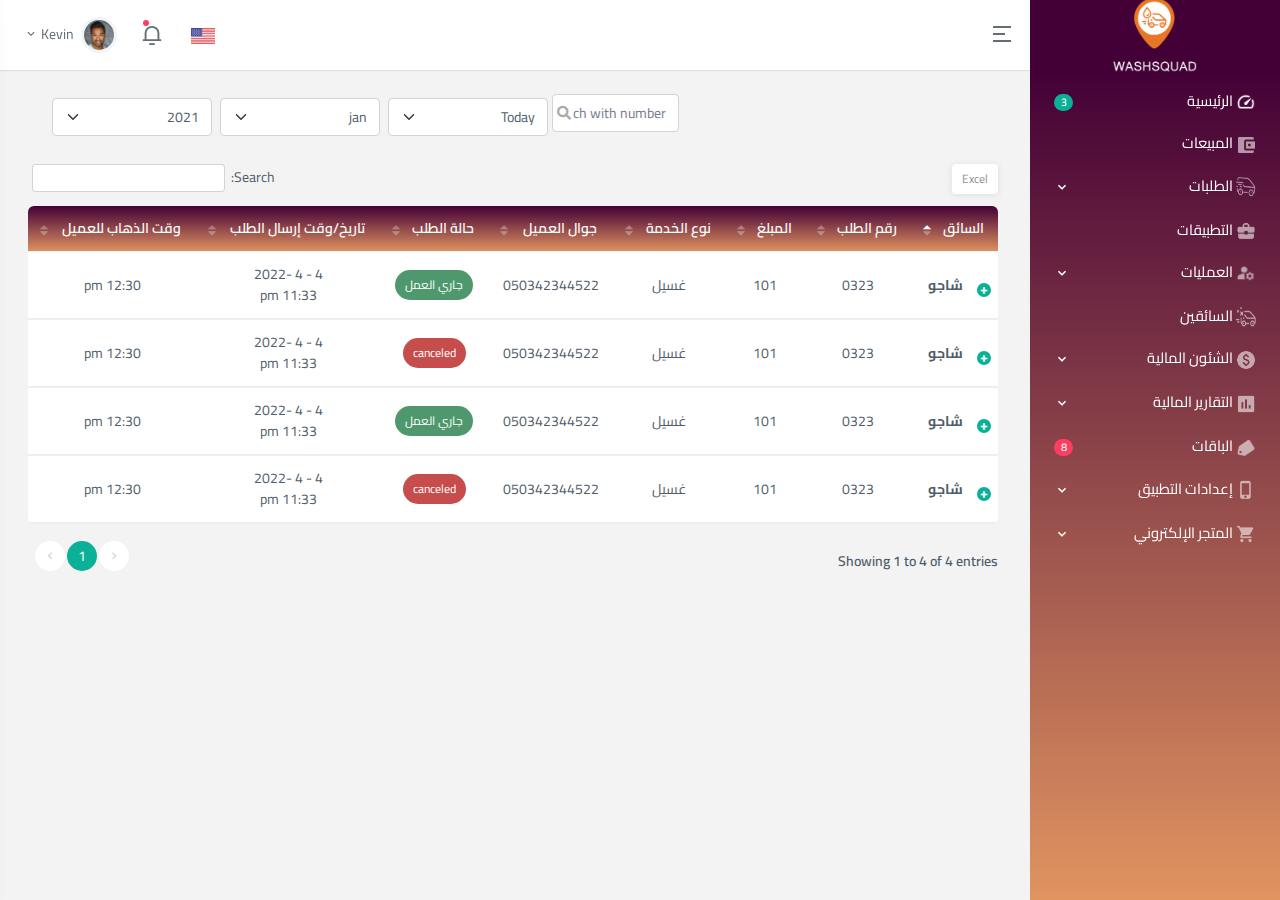
<file: car-reports.html>
<!doctype html>
<html lang="ar" style="direction: rtl;">

<head>

    <meta charset="utf-8" />
    <title> WashSquad </title>
    <meta name="viewport" content="width=device-width, initial-scale=1.0">
    <meta content="Premium Multipurpose Admin & Dashboard Template" name="description" />
    <meta content="Themesdesign" name="author" />
    <!-- App favicon -->
    <link rel="shortcut icon" href="assets/images/favicon.ico">

    <!-- jvectormap -->
    <link href="assets/libs/jqvmap/jqvmap.min.css" rel="stylesheet" />

    
    <!-- DataTables -->
    <link href="assets/libs/datatables.net-bs4/css/dataTables.bootstrap4.min.css" rel="stylesheet" type="text/css" />
    <link href="assets/libs/datatables.net-buttons-bs4/css/buttons.bootstrap4.min.css" rel="stylesheet"
        type="text/css" />

    <!-- Responsive datatable examples -->
    <link href="assets/libs/datatables.net-responsive-bs4/css/responsive.bootstrap4.min.css" rel="stylesheet"
        type="text/css" />



    <!-- Bootstrap Css -->
    <link href="assets/css/bootstrap-rtl.min.css" rel="stylesheet" type="text/css" />
    <!-- Icons Css -->
    <link href="assets/css/icons.min.css" rel="stylesheet" type="text/css" />
    <!-- App Css-->
    <link href="assets/css/app-rtl.min.css" rel="stylesheet" type="text/css" />

</head>

<body data-sidebar="dark">

    <!-- <body data-layout="horizontal" data-topbar="dark"> -->

    <!-- Begin page -->
    <div id="layout-wrapper">


        <header id="page-topbar">
            <div class="navbar-header">
                <div class="d-flex">
                    <!-- LOGO -->
                    <div class="navbar-brand-box text-center">
                        <a href="index.html" class="logo logo-dark">
                            <span class="logo-sm">
                                <img src="assets/images/logo-sm.png" alt="logo-sm-dark" height="22">
                            </span>
                            <span class="logo-lg">
                                <img src="assets/images/logo-dark.png" alt="logo-dark" height="24">
                            </span>
                        </a>

                        <a href="index.html" class="logo logo-light">
                            <span class="logo-sm">
                                <img src="assets/images/logo-sm.png" alt="logo-sm-light" height="22">
                            </span>
                            <span class="logo-lg">
                                <img src="assets/images/logo-light.png" alt="logo-light" height="24">
                            </span>
                        </a>
                    </div>

                    <button type="button" class="btn btn-sm px-3 font-size-24 header-item waves-effect"
                        id="vertical-menu-btn">
                        <i class="ri-menu-2-line align-middle"></i>
                    </button>

                    <!-- App Search-->
                    <!-- <form class="app-search d-none d-lg-block">
                            <div class="position-relative">
                                <input type="text" class="form-control" placeholder="Search...">
                                <span class="ri-search-line"></span>
                            </div>
                        </form> -->
                </div>

                <div class="d-flex">

                    <div class="dropdown d-inline-block d-lg-none ms-2">
                        <button type="button" class="btn header-item noti-icon waves-effect"
                            id="page-header-search-dropdown" data-bs-toggle="dropdown" aria-haspopup="true"
                            aria-expanded="false">
                            <i class="ri-search-line"></i>
                        </button>
                        <div class="dropdown-menu dropdown-menu-lg dropdown-menu-end p-0"
                            aria-labelledby="page-header-search-dropdown">

                            <form class="p-3">
                                <div class="mb-3 m-0">
                                    <div class="input-group">
                                        <input type="text" class="form-control" placeholder="Search ...">
                                        <div class="input-group-append">
                                            <button class="btn btn-primary" type="submit"><i
                                                    class="ri-search-line"></i></button>
                                        </div>
                                    </div>
                                </div>
                            </form>
                        </div>
                    </div>

                    <div class="dropdown d-none d-sm-inline-block">
                        <button type="button" class="btn header-item waves-effect" data-bs-toggle="dropdown"
                            aria-haspopup="true" aria-expanded="false">
                            <img class="" src="assets/images/flags/us.jpg" alt="Header Language" height="16">
                        </button>
                        <div class="dropdown-menu dropdown-menu-end">

                            <!-- item-->
                            <a href="javascript:void(0);" class="dropdown-item notify-item">
                                <img src="assets/images/flags/spain.jpg" alt="user-image" class="me-1" height="12">
                                <span class="align-middle"> en </span>
                            </a>






                        </div>
                    </div>

                    <div class="dropdown d-none d-lg-inline-block ms-1">

                        <div class="dropdown-menu dropdown-menu-lg dropdown-menu-end">
                            <div class="px-lg-2">
                                <div class="row g-0">
                                    <div class="col">
                                        <a class="dropdown-icon-item" href="#">
                                            <img src="assets/images/brands/github.png" alt="Github">
                                            <span>GitHub</span>
                                        </a>
                                    </div>
                                    <div class="col">
                                        <a class="dropdown-icon-item" href="#">
                                            <img src="assets/images/brands/bitbucket.png" alt="bitbucket">
                                            <span>Bitbucket</span>
                                        </a>
                                    </div>
                                    <div class="col">
                                        <a class="dropdown-icon-item" href="#">
                                            <img src="assets/images/brands/dribbble.png" alt="dribbble">
                                            <span>Dribbble</span>
                                        </a>
                                    </div>
                                </div>

                                <div class="row g-0">
                                    <div class="col">
                                        <a class="dropdown-icon-item" href="#">
                                            <img src="assets/images/brands/dropbox.png" alt="dropbox">
                                            <span>Dropbox</span>
                                        </a>
                                    </div>
                                    <div class="col">
                                        <a class="dropdown-icon-item" href="#">
                                            <img src="assets/images/brands/mail_chimp.png" alt="mail_chimp">
                                            <span>Mail Chimp</span>
                                        </a>
                                    </div>
                                    <div class="col">
                                        <a class="dropdown-icon-item" href="#">
                                            <img src="assets/images/brands/slack.png" alt="slack">
                                            <span>Slack</span>
                                        </a>
                                    </div>
                                </div>
                            </div>
                        </div>
                    </div>



                    <div class="dropdown d-inline-block">
                        <button type="button" class="btn header-item noti-icon waves-effect"
                            id="page-header-notifications-dropdown" data-bs-toggle="dropdown" aria-expanded="false">
                            <i class="ri-notification-3-line"></i>
                            <span class="noti-dot"></span>
                        </button>
                        <div class="dropdown-menu dropdown-menu-lg dropdown-menu-end p-0"
                            aria-labelledby="page-header-notifications-dropdown">
                            <div class="p-3">
                                <div class="row align-items-center">
                                    <div class="col">
                                        <h6 class="m-0"> Notifications </h6>
                                    </div>
                                    <div class="col-auto">
                                        <a href="#!" class="small"> View All</a>
                                    </div>
                                </div>
                            </div>
                            <div data-simplebar style="max-height: 230px;">
                                <a href="" class="text-reset notification-item">
                                    <div class="d-flex">
                                        <div class="flex-shrink-0 me-3">
                                            <div class="avatar-xs">
                                                <span class="avatar-title bg-primary rounded-circle font-size-16">
                                                    <i class="ri-shopping-cart-line"></i>
                                                </span>
                                            </div>
                                        </div>
                                        <div class="flex-grow-1">
                                            <h6 class="mb-1">Your order is placed</h6>
                                            <div class="font-size-12 text-muted">
                                                <p class="mb-1">If several languages coalesce the grammar</p>
                                                <p class="mb-0"><i class="mdi mdi-clock-outline"></i> 3 min ago</p>
                                            </div>
                                        </div>
                                    </div>
                                </a>
                                <a href="" class="text-reset notification-item">
                                    <div class="d-flex">
                                        <div class="flex-shrink-0 me-3">
                                            <img src="assets/images/users/avatar-3.jpg" class="rounded-circle avatar-xs"
                                                alt="user-pic">
                                        </div>
                                        <div class="flex-grow-1">
                                            <h6 class="mb-1">James Lemire</h6>
                                            <div class="font-size-12 text-muted">
                                                <p class="mb-1">It will seem like simplified English.</p>
                                                <p class="mb-0"><i class="mdi mdi-clock-outline"></i> 1 hours ago</p>
                                            </div>
                                        </div>
                                    </div>
                                </a>
                                <a href="" class="text-reset notification-item">
                                    <div class="d-flex">
                                        <div class="flex-shrink-0 me-3">
                                            <div class="avatar-xs">
                                                <span class="avatar-title bg-success rounded-circle font-size-16">
                                                    <i class="ri-checkbox-circle-line"></i>
                                                </span>
                                            </div>
                                        </div>
                                        <div class="flex-grow-1">
                                            <h6 class="mb-1">Your item is shipped</h6>
                                            <div class="font-size-12 text-muted">
                                                <p class="mb-1">If several languages coalesce the grammar</p>
                                                <p class="mb-0"><i class="mdi mdi-clock-outline"></i> 3 min ago</p>
                                            </div>
                                        </div>
                                    </div>
                                </a>

                                <a href="" class="text-reset notification-item">
                                    <div class="d-flex">
                                        <div class="flex-shrink-0 me-3">
                                            <img src="assets/images/users/avatar-4.jpg" class="rounded-circle avatar-xs"
                                                alt="user-pic">
                                        </div>
                                        <div class="flex-grow-1">
                                            <h6 class="mb-1">Salena Layfield</h6>
                                            <div class="font-size-12 text-muted">
                                                <p class="mb-1">As a skeptical Cambridge friend of mine occidental.</p>
                                                <p class="mb-0"><i class="mdi mdi-clock-outline"></i> 1 hours ago</p>
                                            </div>
                                        </div>
                                    </div>
                                </a>
                            </div>
                            <div class="p-2 border-top">
                                <div class="d-grid">
                                    <a class="btn btn-sm btn-link font-size-14 text-center" href="javascript:void(0)">
                                        <i class="mdi mdi-arrow-right-circle me-1"></i> View More..
                                    </a>
                                </div>
                            </div>
                        </div>
                    </div>

                    <div class="dropdown d-inline-block user-dropdown">
                        <button type="button" class="btn header-item waves-effect" id="page-header-user-dropdown"
                            data-bs-toggle="dropdown" aria-haspopup="true" aria-expanded="false">
                            <img class="rounded-circle header-profile-user" src="assets/images/users/avatar-2.jpg"
                                alt="Header Avatar">
                            <span class="d-none d-xl-inline-block ms-1">Kevin</span>
                            <i class="mdi mdi-chevron-down d-none d-xl-inline-block"></i>
                        </button>
                        <div class="dropdown-menu dropdown-menu-end">
                            <!-- item-->
                            <a class="dropdown-item" href="#"><i class="ri-user-line align-middle me-1"></i> Profile</a>
                            <a class="dropdown-item" href="#"><i class="ri-wallet-2-line align-middle me-1"></i> My
                                Wallet</a>
                            <a class="dropdown-item d-block" href="#"><span
                                    class="badge bg-success float-end mt-1">11</span><i
                                    class="ri-settings-2-line align-middle me-1"></i> Settings</a>
                            <a class="dropdown-item" href="#"><i class="ri-lock-unlock-line align-middle me-1"></i> Lock
                                screen</a>
                            <div class="dropdown-divider"></div>
                            <a class="dropdown-item text-danger" href="#"><i
                                    class="ri-shut-down-line align-middle me-1 text-danger"></i> Logout</a>
                        </div>
                    </div>

                    <!-- <div class="dropdown d-inline-block">
                            <button type="button" class="btn header-item noti-icon right-bar-toggle waves-effect">
                                <i class="mdi mdi-cog"></i>
                            </button>
                        </div> -->

                </div>
            </div>
        </header>

        <!-- ========== Left Sidebar Start ========== -->
        <div class="vertical-menu">

            <div data-simplebar class="h-100">

                <!--- Sidemenu -->
                <div id="sidebar-menu">
                    <!-- Left Menu Start -->
                    <ul class="metismenu list-unstyled" id="side-menu">
                        <!-- <li class="menu-title">Menu</li> -->

                        <li>
                            <a href="index.html" class="waves-effect">
                                <img src="assets/images/icons/speed-24px.png" width="20px" height="20ox" alt=""> <span
                                    class="badge rounded-pill bg-primary float-end">3</span>
                                <span> الرئيسية </span>
                            </a>
                        </li>

                        <li>
                            <a href="Sales.html" class=" waves-effect">
                                <img src="assets/images/icons/baseline-account_balance_wallet-24px.png" width="20px"
                                    height="20ox" alt="">
                                <span> المبيعات </span>
                            </a>
                        </li>

                        <li>
                            <a href="javascript: void(0);" class="has-arrow waves-effect">
                                <img src="assets/images/icons/Group 122.png" width="20px" height="20ox" alt="">
                                <span> الطلبات </span>
                            </a>
                            <ul class="sub-menu" aria-expanded="false">
                                <li><a href="email-inbox.html"> جدول الطلبات </a></li>
                                <li><a href="email-read.html"> الأوقات المتاحة </a></li>
                                <li><a href="email-compose.html"> الإشتراكات الشهرية </a></li>
                                <li><a href="email-compose.html"> الخدمات المرسلة </a></li>
                            </ul>
                        </li>

                        <!-- <li class="menu-title">Layouts</li> -->

                        <li>
                            <a href="apps.html" class="waves-effect">
                                <img src="assets/images/icons/baseline-business_center-24px.png" width="20px"
                                    height="20ox" alt="">
                                <span> التطبيقات </span>
                            </a>

                        </li>

                        <li>
                            <a href="javascript: void(0);" class="has-arrow waves-effect">
                                <img src="assets/images/icons/manage_accounts_black_24dp.png" width="20px" height="20ox"
                                    alt="">
                                <span> العمليات </span>
                            </a>
                            <ul class="sub-menu" aria-expanded="false">
                                <li><a href="layouts-horizontal.html">Default</a></li>
                                <li><a href="layouts-hori-topbar-dark.html">Topbar Dark</a></li>
                                <li><a href="layouts-hori-boxed-width.html">Boxed width</a></li>
                            </ul>
                        </li>

                        <!-- <li class="menu-title">Pages</li> -->

                        <li>
                            <a href="javascript: void(0);" class=" waves-effect">
                                <img src="assets/images/icons/Group 384.png" width="20px" height="20ox" alt="">
                                <span> السائقين </span>
                            </a>

                        </li>

                        <li>
                            <a href="javascript: void(0);" class="has-arrow waves-effect">
                                <img src="assets/images/icons/paid_black_24dp.png" width="20px" height="20ox" alt="">
                                <span> الشئون المالية </span>
                            </a>
                            <ul class="sub-menu" aria-expanded="false">
                                <li><a href="pages-starter.html"> الحضور والإنصراف </a></li>
                                <li><a href="pages-maintenance.html"> بيانات الموظفين </a></li>
                                <li><a href="pages-comingsoon.html"> الرواتب والعمولة </a></li>
                                <li><a href="pages-timeline.html"> تقارير السيارات </a></li>
                                <li><a href="pages-faqs.html"> تقارير التطبيقات </a></li>
                                <li><a href="pages-pricing.html"> التحصيل المالي </a></li>
                                <li><a href="pages-404.html"> تقارير الصيانة </a></li>
                                <li><a href="pages-500.html"> المحروقات </a></li>
                                <li><a href="pages-500.html"> مصاريف إدارية </a></li>
                                <li><a href="pages-500.html"> الإلتزامات المالية </a></li>
                                <li><a href="pages-500.html"> مبالغ متعثرة </a></li>
                                <li><a href="pages-500.html"> المستودع </a></li>
                            </ul>
                        </li>

                        <!-- <li class="menu-title">Components</li> -->

                        <li>
                            <a href="javascript: void(0);" class="has-arrow waves-effect">
                                <img src="assets/images/icons/assessment_black_24dp.png" width="20px" height="20ox"
                                    alt="">
                                <span> التقارير المالية </span>
                            </a>
                            <ul class="sub-menu" aria-expanded="false">
                                <li><a href="ui-alerts.html"> تقارير الطلبات المنفذة </a></li>
                                <li><a href="ui-badge.html"> الإيرادات </a></li>
                                <li><a href="ui-buttons.html"> ربحية الشركة </a></li>
                                <li><a href="ui-cards.html">الإدخار</a></li>
                                <li><a href="ui-carousel.html"> النمو </a></li>

                            </ul>
                        </li>

                        <li>
                            <a href="javascript: void(0);" class="waves-effect">
                                <img src="assets/images/icons/local_offer_black_24dp.png" width="20px" height="20ox"
                                    alt="">
                                <span class="badge rounded-pill bg-danger float-end">8</span>
                                <span> الباقات </span>
                            </a>
                            <ul class="sub-menu" aria-expanded="false">
                                <li><a href="form-elements.html">Form Elements</a></li>
                                <li><a href="form-validation.html">Form Validation</a></li>
                                <li><a href="form-advanced.html">Form Advanced Plugins</a></li>
                                <li><a href="form-editors.html">Form Editors</a></li>
                                <li><a href="form-uploads.html">Form File Upload</a></li>
                                <li><a href="form-xeditable.html">Form X-editable</a></li>
                                <li><a href="form-wizard.html">Form Wizard</a></li>
                                <li><a href="form-mask.html">Form Mask</a></li>
                            </ul>
                        </li>

                        <li>
                            <a href="javascript: void(0);" class="has-arrow waves-effect">
                                <img src="assets/images/icons/phone_iphone_black_24dp.png" width="20px" height="20ox"
                                    alt="">
                                <span> إعدادات التطبيق </span>
                            </a>
                            <ul class="sub-menu" aria-expanded="false">
                                <li><a href="tables-basic.html"> الخدمات </a></li>
                                <li><a href="tables-basic.html"> الباقات الرئيسية </a></li>
                                <li><a href="tables-basic.html"> الخدمات الإضافية </a></li>
                                <li><a href="tables-basic.html"> المناطق والأحياء </a></li>
                                <li><a href="tables-basic.html"> الأوقات </a></li>
                                <li><a href="tables-basic.html"> أنواع السيارات </a></li>
                                <li><a href="tables-basic.html"> أنواع السيارات الفرعية </a></li>
                                <li><a href="tables-basic.html"> أكواد الخصم </a></li>
                                <li><a href="tables-basic.html"> العروض </a></li>
                                <li><a href="tables-basic.html"> الإشعارات </a></li>
                                <li><a href="tables-basic.html"> الشروط والأحكام </a></li>
                                <li><a href="tables-basic.html"> الأسئلة المتكررة </a></li>
                                <li><a href="tables-basic.html"> وسائل التواصل الإجتماعي </a></li>
                                <li><a href="tables-basic.html"> وسائل الدعم والمساعدة </a></li>


                            </ul>
                        </li>

                        <li>
                            <a href="javascript: void(0);" class="has-arrow waves-effect">
                                <img src="assets/images/icons/baseline-shopping_cart-24px.png" width="20px"
                                    height="20ox" alt="">
                                <span> المتجر الإلكتروني </span>
                            </a>
                            <ul class="sub-menu" aria-expanded="false">
                                <li><a href="charts-apex.html"> المنتجات </a></li>
                                <li><a href="charts-apex.html"> الطلبات </a></li>
                                <li><a href="charts-apex.html"> التقارير </a></li>

                            </ul>
                        </li>



                    </ul>
                </div>
                <!-- Sidebar -->
            </div>
        </div>
        <!-- Left Sidebar End -->



        <!-- ============================================================== -->
        <!-- Start right Content here -->
        <!-- ============================================================== -->
        <div class="main-content">

            <div class="page-content apps drivers">
                <div class="container-fluid">

                    <div class="col-12 row mb-3 d-flex justify-content-end ">
                      

                        <div class="date-time col-sm-8 d-flex  justify-content-around">


                            <div class="search w-100 position-relative mb-2">
                                <i class="fas fa-search "></i>
                                <input class="form-control" type="num" placeholder="search with number">
                            </div>
                            <select name="month" class="form-select  mb-2" id="">
                                <option value=""> Today</option>
                                <option value=""> yesterday</option>
                                <option value=""> march</option>
                                <option value=""> april</option>
                                <option value=""> may</option>
                            </select>


                            <select name="month" class="form-select  mb-2" id="">
                                <option value=""> jan</option>
                                <option value=""> febr</option>
                                <option value=""> march</option>
                                <option value=""> april</option>
                                <option value=""> may</option>
                            </select>

                            <select name="year" class="form-select mb-2" id="">
                                <option value=""> 2021</option>
                                <option value=""> 2020</option>
                                <option value=""> 2019</option>
                                <option value=""> 2018</option>
                                <option value=""> 2017</option>
                            </select>
                        </div>
                    </div>


 

                    <div class="row mb-3">

                        <div class="col-md-12 ">



                            <div class="table-rep-plugin">
                                <div class="table-responsive mb-0 rounded" data-pattern="priority-columns">
                                    <table id="datatable-buttons" class="table dt-responsive nowrap">
                                        <thead>
                                            <tr>
                                                <th>   السائق </th>
                                                <th> رقم الطلب </th>
                                                <th> المبلغ   </th>
                                                <th> نوع الخدمة </th>
                                                <th> جوال العميل </th>
                                                <th> حالة الطلب </th>
                                                <th> تاريخ/وقت إرسال الطلب </th>
                                                <th> وقت الذهاب للعميل </th>
                                                <th> وقت الوصول </th>
                                                <th> وقت بداية العمل </th>
                                                <th> وقت الإنتهاء من العمل </th>
                                                <th> وقت تمت الخدمة </th>
                                                <th> مدة الطريق </th>
                                                <th> مدة العمل </th>
                                                <th> مدة الطلب كامل </th>
                                                <th> تقييم الطلب </th>
                                                <th> ملاحظات العميل </th>



                                            </tr>
                                        </thead>
                                        <tbody>
                                            <tr>
                                                <td> شاجو </td>
                                                <td> 0323 </td>
                                                <td> 101 </td>
                                                <td> غسيل </td>
                                                <td> 050342344522 </td>
                                                <td> <button class="working-comp"> جاري العمل </button> </td>
                                                <td> 
                                                <date class="d-block"> 4 - 4 -2022 </date> 
                                                <time  class="d-block"> 11:33 pm </time>   
                                                </td>
                                                <td> 12:30 pm </td>
                                                <td> 01:20 pm </td>
                                                <td> 01:25 pm </td>
                                                <td> 1:25 min </td>
                                                <td> 1:25 min </td>
                                                <td> 2 min </td>
                                                <td> 5 min </td>
                                                <td> 1:30 min </td>
                                                <td> <span> 5X </span> <i class="fas fa-star"></i> </td>
                                                 <td>   </td>

                                            </tr>

                                            <tr>
                                                <td> شاجو </td>
                                                <td> 0323 </td>
                                                <td> 101 </td>
                                                <td> غسيل </td>
                                                <td> 050342344522 </td>
                                                <td> <button class="canceled"> canceled </button> </td>
                                                 <td> 
                                                <date class="d-block"> 4 - 4 -2022 </date> 
                                                <time  class="d-block"> 11:33 pm </time>   
                                                </td>
                                                <td> 12:30 pm </td>
                                                <td> 01:20 pm </td>
                                                <td> 01:25 pm </td>
                                                <td> 1:25 min </td>
                                                <td> 1:25 min </td>
                                                <td> 2 min </td>
                                                <td> 5 min </td>
                                                <td> 1:30 min </td>
                                                <td> <span> 5X </span> <i class="fas fa-star"></i> </td>
                                                 <td>   </td>

                                            </tr>



                                            <tr>
                                                <td> شاجو </td>
                                                <td> 0323 </td>
                                                <td> 101 </td>
                                                <td> غسيل </td>
                                                <td> 050342344522 </td>
                                                <td> <button class="working-comp"> جاري العمل </button> </td>
                                                <td> 
                                                <date class="d-block"> 4 - 4 -2022 </date> 
                                                <time  class="d-block"> 11:33 pm </time>   
                                                </td>
                                                <td> 12:30 pm </td>
                                                <td> 01:20 pm </td>
                                                <td> 01:25 pm </td>
                                                <td> 1:25 min </td>
                                                <td> 1:25 min </td>
                                                <td> 2 min </td>
                                                <td> 5 min </td>
                                                <td> 1:30 min </td>
                                                <td> <span> 5X </span> <i class="fas fa-star"></i> </td>
                                                 <td>   </td>

                                            </tr>




                                            <tr>
                                                <td> شاجو </td>
                                                <td> 0323 </td>
                                                <td> 101 </td>
                                                <td> غسيل </td>
                                                <td> 050342344522 </td>
                                                <td> <button class="canceled"> canceled </button> </td>
                                                <td> 
                                                <date class="d-block"> 4 - 4 -2022 </date> 
                                                <time  class="d-block"> 11:33 pm </time>   
                                                </td>
                                                <td> 12:30 pm </td>
                                                <td> 01:20 pm </td>
                                                <td> 01:25 pm </td>
                                                <td> 1:25 min </td>
                                                <td> 1:25 min </td>
                                                <td> 2 min </td>
                                                <td> 5 min </td>
                                                <td> 1:30 min </td>
                                                <td> <span> 5X </span> <i class="fas fa-star"></i> </td>
                                                 <td>   </td>

                                            </tr>
                                     

                                        </tbody>
                                    </table>
                                </div>

                            </div>



                        </div> <!-- end col -->
                    </div>
                    <!-- end row -->




                </div>
                <!-- container-fluid -->
            </div>
            <!-- End Page-content -->



        </div>
        <!-- end main content-->

    </div>
    <!-- END layout-wrapper -->

    <!-- Right Sidebar -->
    <div class="right-bar">
        <div data-simplebar class="h-100">
            <div class="rightbar-title d-flex align-items-center px-3 py-4">

                <h5 class="m-0 me-2">Settings</h5>

                <a href="javascript:void(0);" class="right-bar-toggle ms-auto">
                    <i class="mdi mdi-close noti-icon"></i>
                </a>
            </div>

            <!-- Settings -->
            <hr class="mt-0" />
            <h6 class="text-center mb-0">Choose Layouts</h6>

            <div class="p-4">
                <div class="mb-2">
                    <img src="assets/images/layouts/layout-1.png" class="img-thumbnail" alt="layout-1">
                </div>

                <div class="form-check form-switch mb-3">
                    <input class="form-check-input theme-choice" type="checkbox" id="light-mode-switch" checked>
                    <label class="form-check-label" for="light-mode-switch">Light Mode</label>
                </div>

                <div class="mb-2">
                    <img src="assets/images/layouts/layout-2.png" class="img-thumbnail" alt="layout-2">
                </div>
                <div class="form-check form-switch mb-3">
                    <input class="form-check-input theme-choice" type="checkbox" id="dark-mode-switch"
                        data-bsStyle="assets/css/bootstrap-dark.min.css" data-appStyle="assets/css/app-dark.min.css">
                    <label class="form-check-label" for="dark-mode-switch">Dark Mode</label>
                </div>

                <div class="mb-2">
                    <img src="assets/images/layouts/layout-3.png" class="img-thumbnail" alt="layout-3">
                </div>
                <div class="form-check form-switch mb-5">
                    <input class="form-check-input theme-choice" type="checkbox" id="rtl-mode-switch"
                        data-appStyle="assets/css/app-rtl.min.css">
                    <label class="form-check-label" for="rtl-mode-switch">RTL Mode</label>
                </div>


            </div>

        </div> <!-- end slimscroll-menu-->
    </div>
    <!-- /Right-bar -->

    <!-- Right bar overlay-->
    <div class="rightbar-overlay"></div>

    <!-- JAVASCRIPT -->
    <script src="assets/libs/jquery/jquery.min.js"></script>
    <script src="assets/libs/bootstrap/js/bootstrap.bundle.min.js"></script>
    <script src="assets/libs/metismenu/metisMenu.min.js"></script>
    <script src="assets/libs/simplebar/simplebar.min.js"></script>
    <script src="assets/libs/node-waves/waves.min.js"></script>

    <!-- apexcharts js -->
    <script src="assets/libs/apexcharts/apexcharts.min.js"></script>

       <!-- Required datatable js -->
   <script src="assets/libs/datatables.net/js/jquery.dataTables.min.js"></script>
   <script src="assets/libs/datatables.net-bs4/js/dataTables.bootstrap4.min.js"></script>
   <!-- Buttons examples -->
   <script src="assets/libs/datatables.net-buttons/js/dataTables.buttons.min.js"></script>
   <script src="assets/libs/datatables.net-buttons-bs4/js/buttons.bootstrap4.min.js"></script>
   <script src="assets/libs/jszip/jszip.min.js"></script>
   <script src="assets/libs/pdfmake/build/pdfmake.min.js"></script>
   <script src="assets/libs/pdfmake/build/vfs_fonts.js"></script>
   <script src="assets/libs/datatables.net-buttons/js/buttons.html5.min.js"></script>
   <script src="assets/libs/datatables.net-buttons/js/buttons.print.min.js"></script>
   <script src="assets/libs/datatables.net-buttons/js/buttons.colVis.min.js"></script>
   <!-- Responsive examples -->
   <script src="assets/libs/datatables.net-responsive/js/dataTables.responsive.min.js"></script>
   <script src="assets/libs/datatables.net-responsive-bs4/js/responsive.bootstrap4.min.js"></script>

   <!-- Datatable init js -->
   <script src="assets/js/pages/datatables.init.js"></script>


    <!-- jquery.vectormap map -->
    <script src="assets/libs/jqvmap/jquery.vmap.min.js"></script>
    <script src="assets/libs/jqvmap/maps/jquery.vmap.usa.js"></script>

    <script src="assets/js/pages/dashboard.init.js"></script>

    <script src="assets/js/app.js"></script>

</body>

</html>
</file>
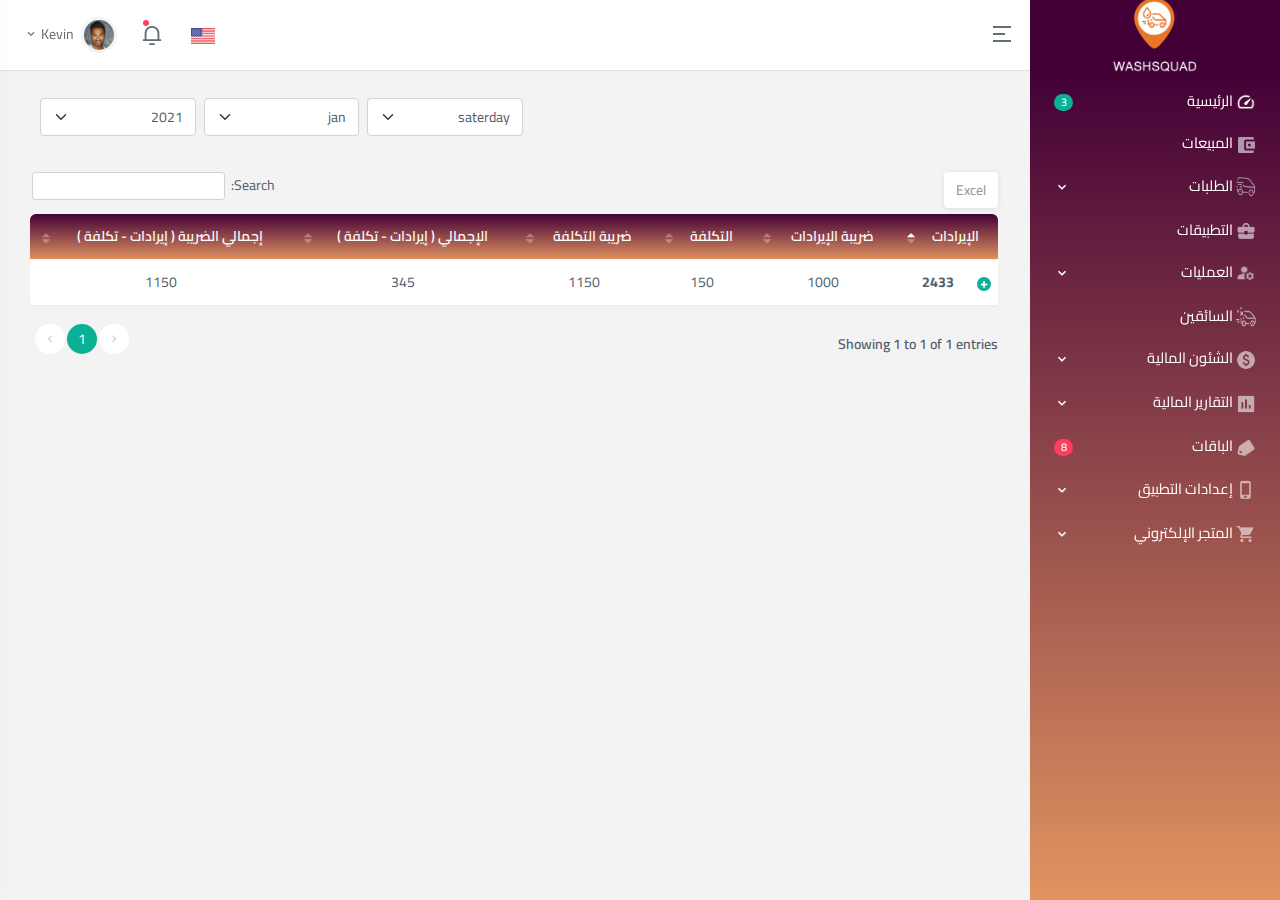
<file: company-profitability.html>
<!doctype html>
<html lang="ar" style="direction: rtl;">

<head>

    <meta charset="utf-8" />
    <title> WashSquad </title>
    <meta name="viewport" content="width=device-width, initial-scale=1.0">
    <meta content="Premium Multipurpose Admin & Dashboard Template" name="description" />
    <meta content="Themesdesign" name="author" />
    <!-- App favicon -->
    <link rel="shortcut icon" href="assets/images/favicon.ico">

    <!-- jvectormap -->
    <link href="assets/libs/jqvmap/jqvmap.min.css" rel="stylesheet" />

    <!-- DataTables -->
    <link href="assets/libs/datatables.net-bs4/css/dataTables.bootstrap4.min.css" rel="stylesheet" type="text/css" />
    <link href="assets/libs/datatables.net-buttons-bs4/css/buttons.bootstrap4.min.css" rel="stylesheet"
        type="text/css" />

    <!-- Responsive datatable examples -->
    <link href="assets/libs/datatables.net-responsive-bs4/css/responsive.bootstrap4.min.css" rel="stylesheet"
        type="text/css" />


    <!-- Bootstrap Css -->
    <link href="assets/css/bootstrap-rtl.min.css" rel="stylesheet" type="text/css" />
    <!-- Icons Css -->
    <link href="assets/css/icons.min.css" rel="stylesheet" type="text/css" />
    <!-- App Css-->
    <link href="assets/css/app-rtl.min.css" rel="stylesheet" type="text/css" />

</head>

<body data-sidebar="dark">

    <!-- <body data-layout="horizontal" data-topbar="dark"> -->

    <!-- Begin page -->
    <div id="layout-wrapper">


        <header id="page-topbar">
            <div class="navbar-header">
                <div class="d-flex">
                    <!-- LOGO -->
                    <div class="navbar-brand-box text-center">
                        <a href="index.html" class="logo logo-dark">
                            <span class="logo-sm">
                                <img src="assets/images/logo-sm.png" alt="logo-sm-dark" height="22">
                            </span>
                            <span class="logo-lg">
                                <img src="assets/images/logo-dark.png" alt="logo-dark" height="24">
                            </span>
                        </a>

                        <a href="index.html" class="logo logo-light">
                            <span class="logo-sm">
                                <img src="assets/images/logo-sm.png" alt="logo-sm-light" height="22">
                            </span>
                            <span class="logo-lg">
                                <img src="assets/images/logo-light.png" alt="logo-light" height="24">
                            </span>
                        </a>
                    </div>

                    <button type="button" class="btn btn-sm px-3 font-size-24 header-item waves-effect"
                        id="vertical-menu-btn">
                        <i class="ri-menu-2-line align-middle"></i>
                    </button>

                    <!-- App Search-->
                    <!-- <form class="app-search d-none d-lg-block">
                            <div class="position-relative">
                                <input type="text" class="form-control" placeholder="Search...">
                                <span class="ri-search-line"></span>
                            </div>
                        </form> -->
                </div>

                <div class="d-flex">

                    <div class="dropdown d-inline-block d-lg-none ms-2">
                        <button type="button" class="btn header-item noti-icon waves-effect"
                            id="page-header-search-dropdown" data-bs-toggle="dropdown" aria-haspopup="true"
                            aria-expanded="false">
                            <i class="ri-search-line"></i>
                        </button>
                        <div class="dropdown-menu dropdown-menu-lg dropdown-menu-end p-0"
                            aria-labelledby="page-header-search-dropdown">

                            <form class="p-3">
                                <div class="mb-3 m-0">
                                    <div class="input-group">
                                        <input type="text" class="form-control" placeholder="Search ...">
                                        <div class="input-group-append">
                                            <button class="btn btn-primary" type="submit"><i
                                                    class="ri-search-line"></i></button>
                                        </div>
                                    </div>
                                </div>
                            </form>
                        </div>
                    </div>

                    <div class="dropdown d-none d-sm-inline-block">
                        <button type="button" class="btn header-item waves-effect" data-bs-toggle="dropdown"
                            aria-haspopup="true" aria-expanded="false">
                            <img class="" src="assets/images/flags/us.jpg" alt="Header Language" height="16">
                        </button>
                        <div class="dropdown-menu dropdown-menu-end">

                            <!-- item-->
                            <a href="javascript:void(0);" class="dropdown-item notify-item">
                                <img src="assets/images/flags/spain.jpg" alt="user-image" class="me-1" height="12">
                                <span class="align-middle"> en </span>
                            </a>






                        </div>
                    </div>

                    <div class="dropdown d-none d-lg-inline-block ms-1">

                        <div class="dropdown-menu dropdown-menu-lg dropdown-menu-end">
                            <div class="px-lg-2">
                                <div class="row g-0">
                                    <div class="col">
                                        <a class="dropdown-icon-item" href="#">
                                            <img src="assets/images/brands/github.png" alt="Github">
                                            <span>GitHub</span>
                                        </a>
                                    </div>
                                    <div class="col">
                                        <a class="dropdown-icon-item" href="#">
                                            <img src="assets/images/brands/bitbucket.png" alt="bitbucket">
                                            <span>Bitbucket</span>
                                        </a>
                                    </div>
                                    <div class="col">
                                        <a class="dropdown-icon-item" href="#">
                                            <img src="assets/images/brands/dribbble.png" alt="dribbble">
                                            <span>Dribbble</span>
                                        </a>
                                    </div>
                                </div>

                                <div class="row g-0">
                                    <div class="col">
                                        <a class="dropdown-icon-item" href="#">
                                            <img src="assets/images/brands/dropbox.png" alt="dropbox">
                                            <span>Dropbox</span>
                                        </a>
                                    </div>
                                    <div class="col">
                                        <a class="dropdown-icon-item" href="#">
                                            <img src="assets/images/brands/mail_chimp.png" alt="mail_chimp">
                                            <span>Mail Chimp</span>
                                        </a>
                                    </div>
                                    <div class="col">
                                        <a class="dropdown-icon-item" href="#">
                                            <img src="assets/images/brands/slack.png" alt="slack">
                                            <span>Slack</span>
                                        </a>
                                    </div>
                                </div>
                            </div>
                        </div>
                    </div>



                    <div class="dropdown d-inline-block">
                        <button type="button" class="btn header-item noti-icon waves-effect"
                            id="page-header-notifications-dropdown" data-bs-toggle="dropdown" aria-expanded="false">
                            <i class="ri-notification-3-line"></i>
                            <span class="noti-dot"></span>
                        </button>
                        <div class="dropdown-menu dropdown-menu-lg dropdown-menu-end p-0"
                            aria-labelledby="page-header-notifications-dropdown">
                            <div class="p-3">
                                <div class="row align-items-center">
                                    <div class="col">
                                        <h6 class="m-0"> Notifications </h6>
                                    </div>
                                    <div class="col-auto">
                                        <a href="#!" class="small"> View All</a>
                                    </div>
                                </div>
                            </div>
                            <div data-simplebar style="max-height: 230px;">
                                <a href="" class="text-reset notification-item">
                                    <div class="d-flex">
                                        <div class="flex-shrink-0 me-3">
                                            <div class="avatar-xs">
                                                <span class="avatar-title bg-primary rounded-circle font-size-16">
                                                    <i class="ri-shopping-cart-line"></i>
                                                </span>
                                            </div>
                                        </div>
                                        <div class="flex-grow-1">
                                            <h6 class="mb-1">Your order is placed</h6>
                                            <div class="font-size-12 text-muted">
                                                <p class="mb-1">If several languages coalesce the grammar</p>
                                                <p class="mb-0"><i class="mdi mdi-clock-outline"></i> 3 min ago</p>
                                            </div>
                                        </div>
                                    </div>
                                </a>
                                <a href="" class="text-reset notification-item">
                                    <div class="d-flex">
                                        <div class="flex-shrink-0 me-3">
                                            <img src="assets/images/users/avatar-3.jpg" class="rounded-circle avatar-xs"
                                                alt="user-pic">
                                        </div>
                                        <div class="flex-grow-1">
                                            <h6 class="mb-1">James Lemire</h6>
                                            <div class="font-size-12 text-muted">
                                                <p class="mb-1">It will seem like simplified English.</p>
                                                <p class="mb-0"><i class="mdi mdi-clock-outline"></i> 1 hours ago</p>
                                            </div>
                                        </div>
                                    </div>
                                </a>
                                <a href="" class="text-reset notification-item">
                                    <div class="d-flex">
                                        <div class="flex-shrink-0 me-3">
                                            <div class="avatar-xs">
                                                <span class="avatar-title bg-success rounded-circle font-size-16">
                                                    <i class="ri-checkbox-circle-line"></i>
                                                </span>
                                            </div>
                                        </div>
                                        <div class="flex-grow-1">
                                            <h6 class="mb-1">Your item is shipped</h6>
                                            <div class="font-size-12 text-muted">
                                                <p class="mb-1">If several languages coalesce the grammar</p>
                                                <p class="mb-0"><i class="mdi mdi-clock-outline"></i> 3 min ago</p>
                                            </div>
                                        </div>
                                    </div>
                                </a>

                                <a href="" class="text-reset notification-item">
                                    <div class="d-flex">
                                        <div class="flex-shrink-0 me-3">
                                            <img src="assets/images/users/avatar-4.jpg" class="rounded-circle avatar-xs"
                                                alt="user-pic">
                                        </div>
                                        <div class="flex-grow-1">
                                            <h6 class="mb-1">Salena Layfield</h6>
                                            <div class="font-size-12 text-muted">
                                                <p class="mb-1">As a skeptical Cambridge friend of mine occidental.</p>
                                                <p class="mb-0"><i class="mdi mdi-clock-outline"></i> 1 hours ago</p>
                                            </div>
                                        </div>
                                    </div>
                                </a>
                            </div>
                            <div class="p-2 border-top">
                                <div class="d-grid">
                                    <a class="btn btn-sm btn-link font-size-14 text-center" href="javascript:void(0)">
                                        <i class="mdi mdi-arrow-right-circle me-1"></i> View More..
                                    </a>
                                </div>
                            </div>
                        </div>
                    </div>

                    <div class="dropdown d-inline-block user-dropdown">
                        <button type="button" class="btn header-item waves-effect" id="page-header-user-dropdown"
                            data-bs-toggle="dropdown" aria-haspopup="true" aria-expanded="false">
                            <img class="rounded-circle header-profile-user" src="assets/images/users/avatar-2.jpg"
                                alt="Header Avatar">
                            <span class="d-none d-xl-inline-block ms-1">Kevin</span>
                            <i class="mdi mdi-chevron-down d-none d-xl-inline-block"></i>
                        </button>
                        <div class="dropdown-menu dropdown-menu-end">
                            <!-- item-->
                            <a class="dropdown-item" href="#"><i class="ri-user-line align-middle me-1"></i> Profile</a>
                            <a class="dropdown-item" href="#"><i class="ri-wallet-2-line align-middle me-1"></i> My
                                Wallet</a>
                            <a class="dropdown-item d-block" href="#"><span
                                    class="badge bg-success float-end mt-1">11</span><i
                                    class="ri-settings-2-line align-middle me-1"></i> Settings</a>
                            <a class="dropdown-item" href="#"><i class="ri-lock-unlock-line align-middle me-1"></i> Lock
                                screen</a>
                            <div class="dropdown-divider"></div>
                            <a class="dropdown-item text-danger" href="#"><i
                                    class="ri-shut-down-line align-middle me-1 text-danger"></i> Logout</a>
                        </div>
                    </div>

                    <!-- <div class="dropdown d-inline-block">
                            <button type="button" class="btn header-item noti-icon right-bar-toggle waves-effect">
                                <i class="mdi mdi-cog"></i>
                            </button>
                        </div> -->

                </div>
            </div>
        </header>

        <!-- ========== Left Sidebar Start ========== -->
        <div class="vertical-menu">

            <div data-simplebar class="h-100">

                <!--- Sidemenu -->
                <div id="sidebar-menu">
                    <!-- Left Menu Start -->
                    <ul class="metismenu list-unstyled" id="side-menu">
                        <!-- <li class="menu-title">Menu</li> -->

                        <li>
                            <a href="index.html" class="waves-effect">
                                <img src="assets/images/icons/speed-24px.png" width="20px" height="20ox" alt=""> <span
                                    class="badge rounded-pill bg-primary float-end">3</span>
                                <span> الرئيسية </span>
                            </a>
                        </li>

                        <li>
                            <a href="Sales.html" class=" waves-effect">
                                <img src="assets/images/icons/baseline-account_balance_wallet-24px.png" width="20px"
                                    height="20ox" alt="">
                                <span> المبيعات </span>
                            </a>
                        </li>

                        <li>
                            <a href="javascript: void(0);" class="has-arrow waves-effect">
                                <img src="assets/images/icons/Group 122.png" width="20px" height="20ox" alt="">
                                <span> الطلبات </span>
                            </a>
                            <ul class="sub-menu" aria-expanded="false">
                                <li><a href="email-inbox.html"> جدول الطلبات </a></li>
                                <li><a href="email-read.html"> الأوقات المتاحة </a></li>
                                <li><a href="email-compose.html"> الإشتراكات الشهرية </a></li>
                                <li><a href="email-compose.html"> الخدمات المرسلة </a></li>
                            </ul>
                        </li>

                        <!-- <li class="menu-title">Layouts</li> -->

                        <li>
                            <a href="apps.html" class="waves-effect">
                                <img src="assets/images/icons/baseline-business_center-24px.png" width="20px"
                                    height="20ox" alt="">
                                <span> التطبيقات </span>
                            </a>

                        </li>

                        <li>
                            <a href="javascript: void(0);" class="has-arrow waves-effect">
                                <img src="assets/images/icons/manage_accounts_black_24dp.png" width="20px" height="20ox"
                                    alt="">
                                <span> العمليات </span>
                            </a>
                            <ul class="sub-menu" aria-expanded="false">
                                <li><a href="layouts-horizontal.html">Default</a></li>
                                <li><a href="layouts-hori-topbar-dark.html">Topbar Dark</a></li>
                                <li><a href="layouts-hori-boxed-width.html">Boxed width</a></li>
                            </ul>
                        </li>

                        <!-- <li class="menu-title">Pages</li> -->

                        <li>
                            <a href="javascript: void(0);" class=" waves-effect">
                                <img src="assets/images/icons/Group 384.png" width="20px" height="20ox" alt="">
                                <span> السائقين </span>
                            </a>

                        </li>

                        <li>
                            <a href="javascript: void(0);" class="has-arrow waves-effect">
                                <img src="assets/images/icons/paid_black_24dp.png" width="20px" height="20ox" alt="">
                                <span> الشئون المالية </span>
                            </a>
                            <ul class="sub-menu" aria-expanded="false">
                                <li><a href="pages-starter.html"> الحضور والإنصراف </a></li>
                                <li><a href="pages-maintenance.html"> بيانات الموظفين </a></li>
                                <li><a href="pages-comingsoon.html"> الرواتب والعمولة </a></li>
                                <li><a href="pages-timeline.html"> تقارير السيارات </a></li>
                                <li><a href="pages-faqs.html"> تقارير التطبيقات </a></li>
                                <li><a href="pages-pricing.html"> التحصيل المالي </a></li>
                                <li><a href="pages-404.html"> تقارير الصيانة </a></li>
                                <li><a href="pages-500.html"> المحروقات </a></li>
                                <li><a href="pages-500.html"> مصاريف إدارية </a></li>
                                <li><a href="pages-500.html"> الإلتزامات المالية </a></li>
                                <li><a href="pages-500.html"> مبالغ متعثرة </a></li>
                                <li><a href="pages-500.html"> المستودع </a></li>
                            </ul>
                        </li>

                        <!-- <li class="menu-title">Components</li> -->

                        <li>
                            <a href="javascript: void(0);" class="has-arrow waves-effect">
                                <img src="assets/images/icons/assessment_black_24dp.png" width="20px" height="20ox"
                                    alt="">
                                <span> التقارير المالية </span>
                            </a>
                            <ul class="sub-menu" aria-expanded="false">
                                <li><a href="ui-alerts.html"> تقارير الطلبات المنفذة </a></li>
                                <li><a href="ui-badge.html"> الإيرادات </a></li>
                                <li><a href="ui-buttons.html"> ربحية الشركة </a></li>
                                <li><a href="ui-cards.html">الإدخار</a></li>
                                <li><a href="ui-carousel.html"> النمو </a></li>

                            </ul>
                        </li>

                        <li>
                            <a href="javascript: void(0);" class="waves-effect">
                                <img src="assets/images/icons/local_offer_black_24dp.png" width="20px" height="20ox"
                                    alt="">
                                <span class="badge rounded-pill bg-danger float-end">8</span>
                                <span> الباقات </span>
                            </a>
                            <ul class="sub-menu" aria-expanded="false">
                                <li><a href="form-elements.html">Form Elements</a></li>
                                <li><a href="form-validation.html">Form Validation</a></li>
                                <li><a href="form-advanced.html">Form Advanced Plugins</a></li>
                                <li><a href="form-editors.html">Form Editors</a></li>
                                <li><a href="form-uploads.html">Form File Upload</a></li>
                                <li><a href="form-xeditable.html">Form X-editable</a></li>
                                <li><a href="form-wizard.html">Form Wizard</a></li>
                                <li><a href="form-mask.html">Form Mask</a></li>
                            </ul>
                        </li>

                        <li>
                            <a href="javascript: void(0);" class="has-arrow waves-effect">
                                <img src="assets/images/icons/phone_iphone_black_24dp.png" width="20px" height="20ox"
                                    alt="">
                                <span> إعدادات التطبيق </span>
                            </a>
                            <ul class="sub-menu" aria-expanded="false">
                                <li><a href="tables-basic.html"> الخدمات </a></li>
                                <li><a href="tables-basic.html"> الباقات الرئيسية </a></li>
                                <li><a href="tables-basic.html"> الخدمات الإضافية </a></li>
                                <li><a href="tables-basic.html"> المناطق والأحياء </a></li>
                                <li><a href="tables-basic.html"> الأوقات </a></li>
                                <li><a href="tables-basic.html"> أنواع السيارات </a></li>
                                <li><a href="tables-basic.html"> أنواع السيارات الفرعية </a></li>
                                <li><a href="tables-basic.html"> أكواد الخصم </a></li>
                                <li><a href="tables-basic.html"> العروض </a></li>
                                <li><a href="tables-basic.html"> الإشعارات </a></li>
                                <li><a href="tables-basic.html"> الشروط والأحكام </a></li>
                                <li><a href="tables-basic.html"> الأسئلة المتكررة </a></li>
                                <li><a href="tables-basic.html"> وسائل التواصل الإجتماعي </a></li>
                                <li><a href="tables-basic.html"> وسائل الدعم والمساعدة </a></li>


                            </ul>
                        </li>

                        <li>
                            <a href="javascript: void(0);" class="has-arrow waves-effect">
                                <img src="assets/images/icons/baseline-shopping_cart-24px.png" width="20px"
                                    height="20ox" alt="">
                                <span> المتجر الإلكتروني </span>
                            </a>
                            <ul class="sub-menu" aria-expanded="false">
                                <li><a href="charts-apex.html"> المنتجات </a></li>
                                <li><a href="charts-apex.html"> الطلبات </a></li>
                                <li><a href="charts-apex.html"> التقارير </a></li>

                            </ul>
                        </li>



                    </ul>
                </div>
                <!-- Sidebar -->
            </div>
        </div>
        <!-- Left Sidebar End -->



        <!-- ============================================================== -->
        <!-- Start right Content here -->
        <!-- ============================================================== -->
        <div class="main-content">

            <div class="page-content apps">
                <div class="container-fluid">

                    <div class="col-md-12 mb-4 row d-flex justify-content-end">
                        <div class="date-time col-sm-6 p-0 d-flex  justify-content-around">
                            <select name="day" class="form-select mx-2" id="">
                                <option value=""> saterday</option>
                                <option value=""> sunday</option>
                                <option value=""> monday</option>

                            </select>


                            <select name="month" class="form-select mx-2" id="">
                                <option value=""> jan</option>
                                <option value=""> febr</option>
                                <option value=""> march</option>
                                <option value=""> april</option>
                                <option value=""> may</option>
                            </select>

                            <select name="year" class="form-select" id="">
                                <option value=""> 2021</option>
                                <option value=""> 2020</option>
                                <option value=""> 2019</option>
                                <option value=""> 2018</option>
                                <option value=""> 2017</option>
                            </select>
                        </div>
                    </div>

                    <div class="row mb-3">

                        <div class="col-md-12 ">




                            <div class="table-rep-plugin">
                                <div class="table-responsive mb-0 rounded" data-pattern="priority-columns">
                                    <table id="datatable-buttons" class="table dt-responsive nowrap">
                                        <thead>
                                            <tr>
                                                <th> الإيرادات </th>
                                                <th>   ضريبة الإيرادات </th>
                                                <th>   التكلفة </th>
                                                <th> ضريبة التكلفة   </th>
                                                <th> الإجمالي ( إيرادات - تكلفة ) </th>
                                                <th> إجمالي الضريبة ( إيرادات - تكلفة ) </th>
                                                <th> الربح الصافي  ( إيرادات 1- تكلفة 2) </th>
 



                                            </tr>
                                        </thead>
                                        <tbody>
                                            <tr>
                                                <td> 2433 </td>
                                                <td> 1000 </td>
                                                <td> 150 </td>
                                                <td> 1150 </td>
                                                <td> 345 </td>
                                                <td> 1150 </td>
                                                 <td> 1150 </td>



                                            </tr>

 


                                        </tbody>

                                <!--         <tfoot class="text-center fw-bold bg-white"
                                            style="box-shadow: 0px 1px 6px #ddd; border-top: 8px solid #ddd;">
                                            <tr class=" ">
                                                <td> الإجمالي </td>
                                                <td> 1000 </td>
                                                <td> 150 </td>
                                                <td> 1150 </td>
                                        </tfoot> -->
                                    </table>
                                </div>

                            </div>






                        </div> <!-- end col -->
                    </div>
                    <!-- end row -->




                </div>
                <!-- container-fluid -->
            </div>
            <!-- End Page-content -->



        </div>
        <!-- end main content-->

    </div>
    <!-- END layout-wrapper -->

    <!-- Right Sidebar -->
    <div class="right-bar">
        <div data-simplebar class="h-100">
            <div class="rightbar-title d-flex align-items-center px-3 py-4">

                <h5 class="m-0 me-2">Settings</h5>

                <a href="javascript:void(0);" class="right-bar-toggle ms-auto">
                    <i class="mdi mdi-close noti-icon"></i>
                </a>
            </div>

            <!-- Settings -->
            <hr class="mt-0" />
            <h6 class="text-center mb-0">Choose Layouts</h6>

            <div class="p-4">
                <div class="mb-2">
                    <img src="assets/images/layouts/layout-1.png" class="img-thumbnail" alt="layout-1">
                </div>

                <div class="form-check form-switch mb-3">
                    <input class="form-check-input theme-choice" type="checkbox" id="light-mode-switch" checked>
                    <label class="form-check-label" for="light-mode-switch">Light Mode</label>
                </div>

                <div class="mb-2">
                    <img src="assets/images/layouts/layout-2.png" class="img-thumbnail" alt="layout-2">
                </div>
                <div class="form-check form-switch mb-3">
                    <input class="form-check-input theme-choice" type="checkbox" id="dark-mode-switch"
                        data-bsStyle="assets/css/bootstrap-dark.min.css" data-appStyle="assets/css/app-dark.min.css">
                    <label class="form-check-label" for="dark-mode-switch">Dark Mode</label>
                </div>

                <div class="mb-2">
                    <img src="assets/images/layouts/layout-3.png" class="img-thumbnail" alt="layout-3">
                </div>
                <div class="form-check form-switch mb-5">
                    <input class="form-check-input theme-choice" type="checkbox" id="rtl-mode-switch"
                        data-appStyle="assets/css/app-rtl.min.css">
                    <label class="form-check-label" for="rtl-mode-switch">RTL Mode</label>
                </div>


            </div>

        </div> <!-- end slimscroll-menu-->
    </div>
    <!-- /Right-bar -->

    <!-- Right bar overlay-->
    <div class="rightbar-overlay"></div>

    <!-- JAVASCRIPT -->
    <script src="assets/libs/jquery/jquery.min.js"></script>
    <script src="assets/libs/bootstrap/js/bootstrap.bundle.min.js"></script>
    <script src="assets/libs/metismenu/metisMenu.min.js"></script>
    <script src="assets/libs/simplebar/simplebar.min.js"></script>
    <script src="assets/libs/node-waves/waves.min.js"></script>

    <!-- apexcharts js -->
    <script src="assets/libs/apexcharts/apexcharts.min.js"></script>

    <!-- jquery.vectormap map -->
    <script src="assets/libs/jqvmap/jquery.vmap.min.js"></script>
    <script src="assets/libs/jqvmap/maps/jquery.vmap.usa.js"></script>


    <!-- Required datatable js -->
    <script src="assets/libs/datatables.net/js/jquery.dataTables.min.js"></script>
    <script src="assets/libs/datatables.net-bs4/js/dataTables.bootstrap4.min.js"></script>
    <!-- Buttons examples -->
    <script src="assets/libs/datatables.net-buttons/js/dataTables.buttons.min.js"></script>
    <script src="assets/libs/datatables.net-buttons-bs4/js/buttons.bootstrap4.min.js"></script>
    <script src="assets/libs/jszip/jszip.min.js"></script>
    <script src="assets/libs/pdfmake/build/pdfmake.min.js"></script>
    <script src="assets/libs/pdfmake/build/vfs_fonts.js"></script>
    <script src="assets/libs/datatables.net-buttons/js/buttons.html5.min.js"></script>
    <script src="assets/libs/datatables.net-buttons/js/buttons.print.min.js"></script>
    <script src="assets/libs/datatables.net-buttons/js/buttons.colVis.min.js"></script>
    <!-- Responsive examples -->
    <script src="assets/libs/datatables.net-responsive/js/dataTables.responsive.min.js"></script>
    <script src="assets/libs/datatables.net-responsive-bs4/js/responsive.bootstrap4.min.js"></script>

    <!-- Datatable init js -->
    <script src="assets/js/pages/datatables.init.js"></script>


    <script src="assets/js/pages/dashboard.init.js"></script>

    <script src="assets/js/app.js"></script>

</body>

</html>
</file>
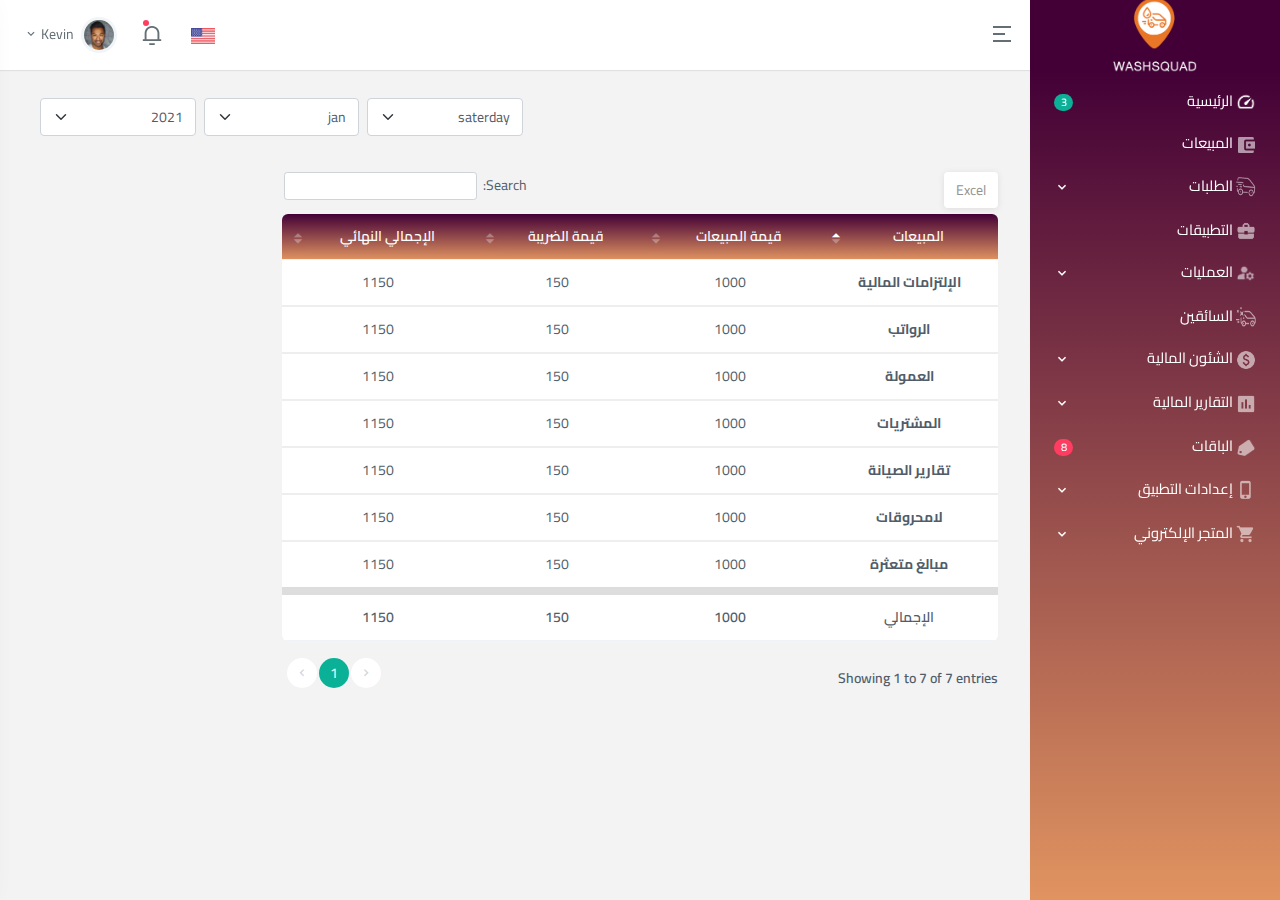
<file: cost.html>
<!doctype html>
<html lang="ar" style="direction: rtl;">

<head>

    <meta charset="utf-8" />
    <title> WashSquad </title>
    <meta name="viewport" content="width=device-width, initial-scale=1.0">
    <meta content="Premium Multipurpose Admin & Dashboard Template" name="description" />
    <meta content="Themesdesign" name="author" />
    <!-- App favicon -->
    <link rel="shortcut icon" href="assets/images/favicon.ico">

    <!-- jvectormap -->
    <link href="assets/libs/jqvmap/jqvmap.min.css" rel="stylesheet" />

    <!-- DataTables -->
    <link href="assets/libs/datatables.net-bs4/css/dataTables.bootstrap4.min.css" rel="stylesheet" type="text/css" />
    <link href="assets/libs/datatables.net-buttons-bs4/css/buttons.bootstrap4.min.css" rel="stylesheet"
        type="text/css" />

    <!-- Responsive datatable examples -->
    <link href="assets/libs/datatables.net-responsive-bs4/css/responsive.bootstrap4.min.css" rel="stylesheet"
        type="text/css" />


    <!-- Bootstrap Css -->
    <link href="assets/css/bootstrap-rtl.min.css" rel="stylesheet" type="text/css" />
    <!-- Icons Css -->
    <link href="assets/css/icons.min.css" rel="stylesheet" type="text/css" />
    <!-- App Css-->
    <link href="assets/css/app-rtl.min.css" rel="stylesheet" type="text/css" />

</head>

<body data-sidebar="dark">

    <!-- <body data-layout="horizontal" data-topbar="dark"> -->

    <!-- Begin page -->
    <div id="layout-wrapper">


        <header id="page-topbar">
            <div class="navbar-header">
                <div class="d-flex">
                    <!-- LOGO -->
                    <div class="navbar-brand-box text-center">
                        <a href="index.html" class="logo logo-dark">
                            <span class="logo-sm">
                                <img src="assets/images/logo-sm.png" alt="logo-sm-dark" height="22">
                            </span>
                            <span class="logo-lg">
                                <img src="assets/images/logo-dark.png" alt="logo-dark" height="24">
                            </span>
                        </a>

                        <a href="index.html" class="logo logo-light">
                            <span class="logo-sm">
                                <img src="assets/images/logo-sm.png" alt="logo-sm-light" height="22">
                            </span>
                            <span class="logo-lg">
                                <img src="assets/images/logo-light.png" alt="logo-light" height="24">
                            </span>
                        </a>
                    </div>

                    <button type="button" class="btn btn-sm px-3 font-size-24 header-item waves-effect"
                        id="vertical-menu-btn">
                        <i class="ri-menu-2-line align-middle"></i>
                    </button>

                    <!-- App Search-->
                    <!-- <form class="app-search d-none d-lg-block">
                            <div class="position-relative">
                                <input type="text" class="form-control" placeholder="Search...">
                                <span class="ri-search-line"></span>
                            </div>
                        </form> -->
                </div>

                <div class="d-flex">

                    <div class="dropdown d-inline-block d-lg-none ms-2">
                        <button type="button" class="btn header-item noti-icon waves-effect"
                            id="page-header-search-dropdown" data-bs-toggle="dropdown" aria-haspopup="true"
                            aria-expanded="false">
                            <i class="ri-search-line"></i>
                        </button>
                        <div class="dropdown-menu dropdown-menu-lg dropdown-menu-end p-0"
                            aria-labelledby="page-header-search-dropdown">

                            <form class="p-3">
                                <div class="mb-3 m-0">
                                    <div class="input-group">
                                        <input type="text" class="form-control" placeholder="Search ...">
                                        <div class="input-group-append">
                                            <button class="btn btn-primary" type="submit"><i
                                                    class="ri-search-line"></i></button>
                                        </div>
                                    </div>
                                </div>
                            </form>
                        </div>
                    </div>

                    <div class="dropdown d-none d-sm-inline-block">
                        <button type="button" class="btn header-item waves-effect" data-bs-toggle="dropdown"
                            aria-haspopup="true" aria-expanded="false">
                            <img class="" src="assets/images/flags/us.jpg" alt="Header Language" height="16">
                        </button>
                        <div class="dropdown-menu dropdown-menu-end">

                            <!-- item-->
                            <a href="javascript:void(0);" class="dropdown-item notify-item">
                                <img src="assets/images/flags/spain.jpg" alt="user-image" class="me-1" height="12">
                                <span class="align-middle"> en </span>
                            </a>






                        </div>
                    </div>

                    <div class="dropdown d-none d-lg-inline-block ms-1">

                        <div class="dropdown-menu dropdown-menu-lg dropdown-menu-end">
                            <div class="px-lg-2">
                                <div class="row g-0">
                                    <div class="col">
                                        <a class="dropdown-icon-item" href="#">
                                            <img src="assets/images/brands/github.png" alt="Github">
                                            <span>GitHub</span>
                                        </a>
                                    </div>
                                    <div class="col">
                                        <a class="dropdown-icon-item" href="#">
                                            <img src="assets/images/brands/bitbucket.png" alt="bitbucket">
                                            <span>Bitbucket</span>
                                        </a>
                                    </div>
                                    <div class="col">
                                        <a class="dropdown-icon-item" href="#">
                                            <img src="assets/images/brands/dribbble.png" alt="dribbble">
                                            <span>Dribbble</span>
                                        </a>
                                    </div>
                                </div>

                                <div class="row g-0">
                                    <div class="col">
                                        <a class="dropdown-icon-item" href="#">
                                            <img src="assets/images/brands/dropbox.png" alt="dropbox">
                                            <span>Dropbox</span>
                                        </a>
                                    </div>
                                    <div class="col">
                                        <a class="dropdown-icon-item" href="#">
                                            <img src="assets/images/brands/mail_chimp.png" alt="mail_chimp">
                                            <span>Mail Chimp</span>
                                        </a>
                                    </div>
                                    <div class="col">
                                        <a class="dropdown-icon-item" href="#">
                                            <img src="assets/images/brands/slack.png" alt="slack">
                                            <span>Slack</span>
                                        </a>
                                    </div>
                                </div>
                            </div>
                        </div>
                    </div>



                    <div class="dropdown d-inline-block">
                        <button type="button" class="btn header-item noti-icon waves-effect"
                            id="page-header-notifications-dropdown" data-bs-toggle="dropdown" aria-expanded="false">
                            <i class="ri-notification-3-line"></i>
                            <span class="noti-dot"></span>
                        </button>
                        <div class="dropdown-menu dropdown-menu-lg dropdown-menu-end p-0"
                            aria-labelledby="page-header-notifications-dropdown">
                            <div class="p-3">
                                <div class="row align-items-center">
                                    <div class="col">
                                        <h6 class="m-0"> Notifications </h6>
                                    </div>
                                    <div class="col-auto">
                                        <a href="#!" class="small"> View All</a>
                                    </div>
                                </div>
                            </div>
                            <div data-simplebar style="max-height: 230px;">
                                <a href="" class="text-reset notification-item">
                                    <div class="d-flex">
                                        <div class="flex-shrink-0 me-3">
                                            <div class="avatar-xs">
                                                <span class="avatar-title bg-primary rounded-circle font-size-16">
                                                    <i class="ri-shopping-cart-line"></i>
                                                </span>
                                            </div>
                                        </div>
                                        <div class="flex-grow-1">
                                            <h6 class="mb-1">Your order is placed</h6>
                                            <div class="font-size-12 text-muted">
                                                <p class="mb-1">If several languages coalesce the grammar</p>
                                                <p class="mb-0"><i class="mdi mdi-clock-outline"></i> 3 min ago</p>
                                            </div>
                                        </div>
                                    </div>
                                </a>
                                <a href="" class="text-reset notification-item">
                                    <div class="d-flex">
                                        <div class="flex-shrink-0 me-3">
                                            <img src="assets/images/users/avatar-3.jpg" class="rounded-circle avatar-xs"
                                                alt="user-pic">
                                        </div>
                                        <div class="flex-grow-1">
                                            <h6 class="mb-1">James Lemire</h6>
                                            <div class="font-size-12 text-muted">
                                                <p class="mb-1">It will seem like simplified English.</p>
                                                <p class="mb-0"><i class="mdi mdi-clock-outline"></i> 1 hours ago</p>
                                            </div>
                                        </div>
                                    </div>
                                </a>
                                <a href="" class="text-reset notification-item">
                                    <div class="d-flex">
                                        <div class="flex-shrink-0 me-3">
                                            <div class="avatar-xs">
                                                <span class="avatar-title bg-success rounded-circle font-size-16">
                                                    <i class="ri-checkbox-circle-line"></i>
                                                </span>
                                            </div>
                                        </div>
                                        <div class="flex-grow-1">
                                            <h6 class="mb-1">Your item is shipped</h6>
                                            <div class="font-size-12 text-muted">
                                                <p class="mb-1">If several languages coalesce the grammar</p>
                                                <p class="mb-0"><i class="mdi mdi-clock-outline"></i> 3 min ago</p>
                                            </div>
                                        </div>
                                    </div>
                                </a>

                                <a href="" class="text-reset notification-item">
                                    <div class="d-flex">
                                        <div class="flex-shrink-0 me-3">
                                            <img src="assets/images/users/avatar-4.jpg" class="rounded-circle avatar-xs"
                                                alt="user-pic">
                                        </div>
                                        <div class="flex-grow-1">
                                            <h6 class="mb-1">Salena Layfield</h6>
                                            <div class="font-size-12 text-muted">
                                                <p class="mb-1">As a skeptical Cambridge friend of mine occidental.</p>
                                                <p class="mb-0"><i class="mdi mdi-clock-outline"></i> 1 hours ago</p>
                                            </div>
                                        </div>
                                    </div>
                                </a>
                            </div>
                            <div class="p-2 border-top">
                                <div class="d-grid">
                                    <a class="btn btn-sm btn-link font-size-14 text-center" href="javascript:void(0)">
                                        <i class="mdi mdi-arrow-right-circle me-1"></i> View More..
                                    </a>
                                </div>
                            </div>
                        </div>
                    </div>

                    <div class="dropdown d-inline-block user-dropdown">
                        <button type="button" class="btn header-item waves-effect" id="page-header-user-dropdown"
                            data-bs-toggle="dropdown" aria-haspopup="true" aria-expanded="false">
                            <img class="rounded-circle header-profile-user" src="assets/images/users/avatar-2.jpg"
                                alt="Header Avatar">
                            <span class="d-none d-xl-inline-block ms-1">Kevin</span>
                            <i class="mdi mdi-chevron-down d-none d-xl-inline-block"></i>
                        </button>
                        <div class="dropdown-menu dropdown-menu-end">
                            <!-- item-->
                            <a class="dropdown-item" href="#"><i class="ri-user-line align-middle me-1"></i> Profile</a>
                            <a class="dropdown-item" href="#"><i class="ri-wallet-2-line align-middle me-1"></i> My
                                Wallet</a>
                            <a class="dropdown-item d-block" href="#"><span
                                    class="badge bg-success float-end mt-1">11</span><i
                                    class="ri-settings-2-line align-middle me-1"></i> Settings</a>
                            <a class="dropdown-item" href="#"><i class="ri-lock-unlock-line align-middle me-1"></i> Lock
                                screen</a>
                            <div class="dropdown-divider"></div>
                            <a class="dropdown-item text-danger" href="#"><i
                                    class="ri-shut-down-line align-middle me-1 text-danger"></i> Logout</a>
                        </div>
                    </div>

                    <!-- <div class="dropdown d-inline-block">
                            <button type="button" class="btn header-item noti-icon right-bar-toggle waves-effect">
                                <i class="mdi mdi-cog"></i>
                            </button>
                        </div> -->

                </div>
            </div>
        </header>

        <!-- ========== Left Sidebar Start ========== -->
        <div class="vertical-menu">

            <div data-simplebar class="h-100">

                <!--- Sidemenu -->
                <div id="sidebar-menu">
                    <!-- Left Menu Start -->
                    <ul class="metismenu list-unstyled" id="side-menu">
                        <!-- <li class="menu-title">Menu</li> -->

                        <li>
                            <a href="index.html" class="waves-effect">
                                <img src="assets/images/icons/speed-24px.png" width="20px" height="20ox" alt=""> <span
                                    class="badge rounded-pill bg-primary float-end">3</span>
                                <span> الرئيسية </span>
                            </a>
                        </li>

                        <li>
                            <a href="Sales.html" class=" waves-effect">
                                <img src="assets/images/icons/baseline-account_balance_wallet-24px.png" width="20px"
                                    height="20ox" alt="">
                                <span> المبيعات </span>
                            </a>
                        </li>

                        <li>
                            <a href="javascript: void(0);" class="has-arrow waves-effect">
                                <img src="assets/images/icons/Group 122.png" width="20px" height="20ox" alt="">
                                <span> الطلبات </span>
                            </a>
                            <ul class="sub-menu" aria-expanded="false">
                                <li><a href="email-inbox.html"> جدول الطلبات </a></li>
                                <li><a href="email-read.html"> الأوقات المتاحة </a></li>
                                <li><a href="email-compose.html"> الإشتراكات الشهرية </a></li>
                                <li><a href="email-compose.html"> الخدمات المرسلة </a></li>
                            </ul>
                        </li>

                        <!-- <li class="menu-title">Layouts</li> -->

                        <li>
                            <a href="apps.html" class="waves-effect">
                                <img src="assets/images/icons/baseline-business_center-24px.png" width="20px"
                                    height="20ox" alt="">
                                <span> التطبيقات </span>
                            </a>

                        </li>

                        <li>
                            <a href="javascript: void(0);" class="has-arrow waves-effect">
                                <img src="assets/images/icons/manage_accounts_black_24dp.png" width="20px" height="20ox"
                                    alt="">
                                <span> العمليات </span>
                            </a>
                            <ul class="sub-menu" aria-expanded="false">
                                <li><a href="layouts-horizontal.html">Default</a></li>
                                <li><a href="layouts-hori-topbar-dark.html">Topbar Dark</a></li>
                                <li><a href="layouts-hori-boxed-width.html">Boxed width</a></li>
                            </ul>
                        </li>

                        <!-- <li class="menu-title">Pages</li> -->

                        <li>
                            <a href="javascript: void(0);" class=" waves-effect">
                                <img src="assets/images/icons/Group 384.png" width="20px" height="20ox" alt="">
                                <span> السائقين </span>
                            </a>

                        </li>

                        <li>
                            <a href="javascript: void(0);" class="has-arrow waves-effect">
                                <img src="assets/images/icons/paid_black_24dp.png" width="20px" height="20ox" alt="">
                                <span> الشئون المالية </span>
                            </a>
                            <ul class="sub-menu" aria-expanded="false">
                                <li><a href="pages-starter.html"> الحضور والإنصراف </a></li>
                                <li><a href="pages-maintenance.html"> بيانات الموظفين </a></li>
                                <li><a href="pages-comingsoon.html"> الرواتب والعمولة </a></li>
                                <li><a href="pages-timeline.html"> تقارير السيارات </a></li>
                                <li><a href="pages-faqs.html"> تقارير التطبيقات </a></li>
                                <li><a href="pages-pricing.html"> التحصيل المالي </a></li>
                                <li><a href="pages-404.html"> تقارير الصيانة </a></li>
                                <li><a href="pages-500.html"> المحروقات </a></li>
                                <li><a href="pages-500.html"> مصاريف إدارية </a></li>
                                <li><a href="pages-500.html"> الإلتزامات المالية </a></li>
                                <li><a href="pages-500.html"> مبالغ متعثرة </a></li>
                                <li><a href="pages-500.html"> المستودع </a></li>
                            </ul>
                        </li>

                        <!-- <li class="menu-title">Components</li> -->

                        <li>
                            <a href="javascript: void(0);" class="has-arrow waves-effect">
                                <img src="assets/images/icons/assessment_black_24dp.png" width="20px" height="20ox"
                                    alt="">
                                <span> التقارير المالية </span>
                            </a>
                            <ul class="sub-menu" aria-expanded="false">
                                <li><a href="ui-alerts.html"> تقارير الطلبات المنفذة </a></li>
                                <li><a href="ui-badge.html"> الإيرادات </a></li>
                                <li><a href="ui-buttons.html"> ربحية الشركة </a></li>
                                <li><a href="ui-cards.html">الإدخار</a></li>
                                <li><a href="ui-carousel.html"> النمو </a></li>

                            </ul>
                        </li>

                        <li>
                            <a href="javascript: void(0);" class="waves-effect">
                                <img src="assets/images/icons/local_offer_black_24dp.png" width="20px" height="20ox"
                                    alt="">
                                <span class="badge rounded-pill bg-danger float-end">8</span>
                                <span> الباقات </span>
                            </a>
                            <ul class="sub-menu" aria-expanded="false">
                                <li><a href="form-elements.html">Form Elements</a></li>
                                <li><a href="form-validation.html">Form Validation</a></li>
                                <li><a href="form-advanced.html">Form Advanced Plugins</a></li>
                                <li><a href="form-editors.html">Form Editors</a></li>
                                <li><a href="form-uploads.html">Form File Upload</a></li>
                                <li><a href="form-xeditable.html">Form X-editable</a></li>
                                <li><a href="form-wizard.html">Form Wizard</a></li>
                                <li><a href="form-mask.html">Form Mask</a></li>
                            </ul>
                        </li>

                        <li>
                            <a href="javascript: void(0);" class="has-arrow waves-effect">
                                <img src="assets/images/icons/phone_iphone_black_24dp.png" width="20px" height="20ox"
                                    alt="">
                                <span> إعدادات التطبيق </span>
                            </a>
                            <ul class="sub-menu" aria-expanded="false">
                                <li><a href="tables-basic.html"> الخدمات </a></li>
                                <li><a href="tables-basic.html"> الباقات الرئيسية </a></li>
                                <li><a href="tables-basic.html"> الخدمات الإضافية </a></li>
                                <li><a href="tables-basic.html"> المناطق والأحياء </a></li>
                                <li><a href="tables-basic.html"> الأوقات </a></li>
                                <li><a href="tables-basic.html"> أنواع السيارات </a></li>
                                <li><a href="tables-basic.html"> أنواع السيارات الفرعية </a></li>
                                <li><a href="tables-basic.html"> أكواد الخصم </a></li>
                                <li><a href="tables-basic.html"> العروض </a></li>
                                <li><a href="tables-basic.html"> الإشعارات </a></li>
                                <li><a href="tables-basic.html"> الشروط والأحكام </a></li>
                                <li><a href="tables-basic.html"> الأسئلة المتكررة </a></li>
                                <li><a href="tables-basic.html"> وسائل التواصل الإجتماعي </a></li>
                                <li><a href="tables-basic.html"> وسائل الدعم والمساعدة </a></li>


                            </ul>
                        </li>

                        <li>
                            <a href="javascript: void(0);" class="has-arrow waves-effect">
                                <img src="assets/images/icons/baseline-shopping_cart-24px.png" width="20px"
                                    height="20ox" alt="">
                                <span> المتجر الإلكتروني </span>
                            </a>
                            <ul class="sub-menu" aria-expanded="false">
                                <li><a href="charts-apex.html"> المنتجات </a></li>
                                <li><a href="charts-apex.html"> الطلبات </a></li>
                                <li><a href="charts-apex.html"> التقارير </a></li>

                            </ul>
                        </li>



                    </ul>
                </div>
                <!-- Sidebar -->
            </div>
        </div>
        <!-- Left Sidebar End -->



        <!-- ============================================================== -->
        <!-- Start right Content here -->
        <!-- ============================================================== -->
        <div class="main-content">

            <div class="page-content apps">
                <div class="container-fluid">

                    <div class="col-md-12 mb-4 row d-flex justify-content-end">
                        <div class="date-time col-sm-6 p-0 d-flex  justify-content-around">
                            <select name="day" class="form-select mx-2" id="">
                                <option value=""> saterday</option>
                                <option value=""> sunday</option>
                                <option value=""> monday</option>

                            </select>


                            <select name="month" class="form-select mx-2" id="">
                                <option value=""> jan</option>
                                <option value=""> febr</option>
                                <option value=""> march</option>
                                <option value=""> april</option>
                                <option value=""> may</option>
                            </select>

                            <select name="year" class="form-select" id="">
                                <option value=""> 2021</option>
                                <option value=""> 2020</option>
                                <option value=""> 2019</option>
                                <option value=""> 2018</option>
                                <option value=""> 2017</option>
                            </select>
                        </div>
                    </div>

                    <div class="row mb-3">

                        <div class="col-md-9 ">




                            <div class="table-rep-plugin">
                                <div class="table-responsive mb-0 rounded" data-pattern="priority-columns">
                                    <table id="datatable-buttons" class="table dt-responsive nowrap">
                                        <thead>
                                            <tr>
                                                <th> المبيعات </th>
                                                <th> قيمة المبيعات </th>
                                                <th> قيمة الضريبة </th>
                                                <th> الإجمالي النهائي </th>



                                            </tr>
                                        </thead>
                                        <tbody>
                                            <tr>
                                                <td> العمولة </td>
                                                <td> 1000 </td>
                                                <td> 150 </td>
                                                <td> 1150 </td>



                                            </tr>


                                            <tr>
                                                <td> تقارير الصيانة </td>
                                                <td> 1000 </td>
                                                <td> 150 </td>
                                                <td> 1150 </td>



                                            </tr>


                                            <tr>
                                                <td> لامحروقات   </td>
                                                <td> 1000 </td>
                                                <td> 150 </td>
                                                <td> 1150 </td>



                                            </tr>



                                            <tr>
                                                <td> الرواتب   </td>
                                                <td> 1000 </td>
                                                <td> 150 </td>
                                                <td> 1150 </td>



                                            </tr>



                                         



                                         



                                            <tr>
                                                <td>    الإلتزامات المالية </td>
                                                <td> 1000 </td>
                                                <td> 150 </td>
                                                <td> 1150 </td>



                                            </tr>


                                            <tr>
                                                <td>    المشتريات   </td>
                                                <td> 1000 </td>
                                                <td> 150 </td>
                                                <td> 1150 </td>



                                            </tr>
 

                                            <tr>
                                                <td>    مبالغ متعثرة   </td>
                                                <td> 1000 </td>
                                                <td> 150 </td>
                                                <td> 1150 </td>



                                            </tr>



                                        


                                        </tbody>

                                        <tfoot class="text-center fw-bold bg-white"
                                            style="box-shadow: 0px 1px 6px #ddd; border-top: 8px solid #ddd;">
                                            <tr class=" ">
                                                <td> الإجمالي </td>
                                                <td> 1000 </td>
                                                <td> 150 </td>
                                                <td> 1150 </td>
                                        </tfoot>
                                    </table>
                                </div>

                            </div>






                        </div> <!-- end col -->
                    </div>
                    <!-- end row -->




                </div>
                <!-- container-fluid -->
            </div>
            <!-- End Page-content -->



        </div>
        <!-- end main content-->

    </div>
    <!-- END layout-wrapper -->

    <!-- Right Sidebar -->
    <div class="right-bar">
        <div data-simplebar class="h-100">
            <div class="rightbar-title d-flex align-items-center px-3 py-4">

                <h5 class="m-0 me-2">Settings</h5>

                <a href="javascript:void(0);" class="right-bar-toggle ms-auto">
                    <i class="mdi mdi-close noti-icon"></i>
                </a>
            </div>

            <!-- Settings -->
            <hr class="mt-0" />
            <h6 class="text-center mb-0">Choose Layouts</h6>

            <div class="p-4">
                <div class="mb-2">
                    <img src="assets/images/layouts/layout-1.png" class="img-thumbnail" alt="layout-1">
                </div>

                <div class="form-check form-switch mb-3">
                    <input class="form-check-input theme-choice" type="checkbox" id="light-mode-switch" checked>
                    <label class="form-check-label" for="light-mode-switch">Light Mode</label>
                </div>

                <div class="mb-2">
                    <img src="assets/images/layouts/layout-2.png" class="img-thumbnail" alt="layout-2">
                </div>
                <div class="form-check form-switch mb-3">
                    <input class="form-check-input theme-choice" type="checkbox" id="dark-mode-switch"
                        data-bsStyle="assets/css/bootstrap-dark.min.css" data-appStyle="assets/css/app-dark.min.css">
                    <label class="form-check-label" for="dark-mode-switch">Dark Mode</label>
                </div>

                <div class="mb-2">
                    <img src="assets/images/layouts/layout-3.png" class="img-thumbnail" alt="layout-3">
                </div>
                <div class="form-check form-switch mb-5">
                    <input class="form-check-input theme-choice" type="checkbox" id="rtl-mode-switch"
                        data-appStyle="assets/css/app-rtl.min.css">
                    <label class="form-check-label" for="rtl-mode-switch">RTL Mode</label>
                </div>


            </div>

        </div> <!-- end slimscroll-menu-->
    </div>
    <!-- /Right-bar -->

    <!-- Right bar overlay-->
    <div class="rightbar-overlay"></div>

    <!-- JAVASCRIPT -->
    <script src="assets/libs/jquery/jquery.min.js"></script>
    <script src="assets/libs/bootstrap/js/bootstrap.bundle.min.js"></script>
    <script src="assets/libs/metismenu/metisMenu.min.js"></script>
    <script src="assets/libs/simplebar/simplebar.min.js"></script>
    <script src="assets/libs/node-waves/waves.min.js"></script>

    <!-- apexcharts js -->
    <script src="assets/libs/apexcharts/apexcharts.min.js"></script>

    <!-- jquery.vectormap map -->
    <script src="assets/libs/jqvmap/jquery.vmap.min.js"></script>
    <script src="assets/libs/jqvmap/maps/jquery.vmap.usa.js"></script>


    <!-- Required datatable js -->
    <script src="assets/libs/datatables.net/js/jquery.dataTables.min.js"></script>
    <script src="assets/libs/datatables.net-bs4/js/dataTables.bootstrap4.min.js"></script>
    <!-- Buttons examples -->
    <script src="assets/libs/datatables.net-buttons/js/dataTables.buttons.min.js"></script>
    <script src="assets/libs/datatables.net-buttons-bs4/js/buttons.bootstrap4.min.js"></script>
    <script src="assets/libs/jszip/jszip.min.js"></script>
    <script src="assets/libs/pdfmake/build/pdfmake.min.js"></script>
    <script src="assets/libs/pdfmake/build/vfs_fonts.js"></script>
    <script src="assets/libs/datatables.net-buttons/js/buttons.html5.min.js"></script>
    <script src="assets/libs/datatables.net-buttons/js/buttons.print.min.js"></script>
    <script src="assets/libs/datatables.net-buttons/js/buttons.colVis.min.js"></script>
    <!-- Responsive examples -->
    <script src="assets/libs/datatables.net-responsive/js/dataTables.responsive.min.js"></script>
    <script src="assets/libs/datatables.net-responsive-bs4/js/responsive.bootstrap4.min.js"></script>

    <!-- Datatable init js -->
    <script src="assets/js/pages/datatables.init.js"></script>


    <script src="assets/js/pages/dashboard.init.js"></script>

    <script src="assets/js/app.js"></script>

</body>

</html>
</file>
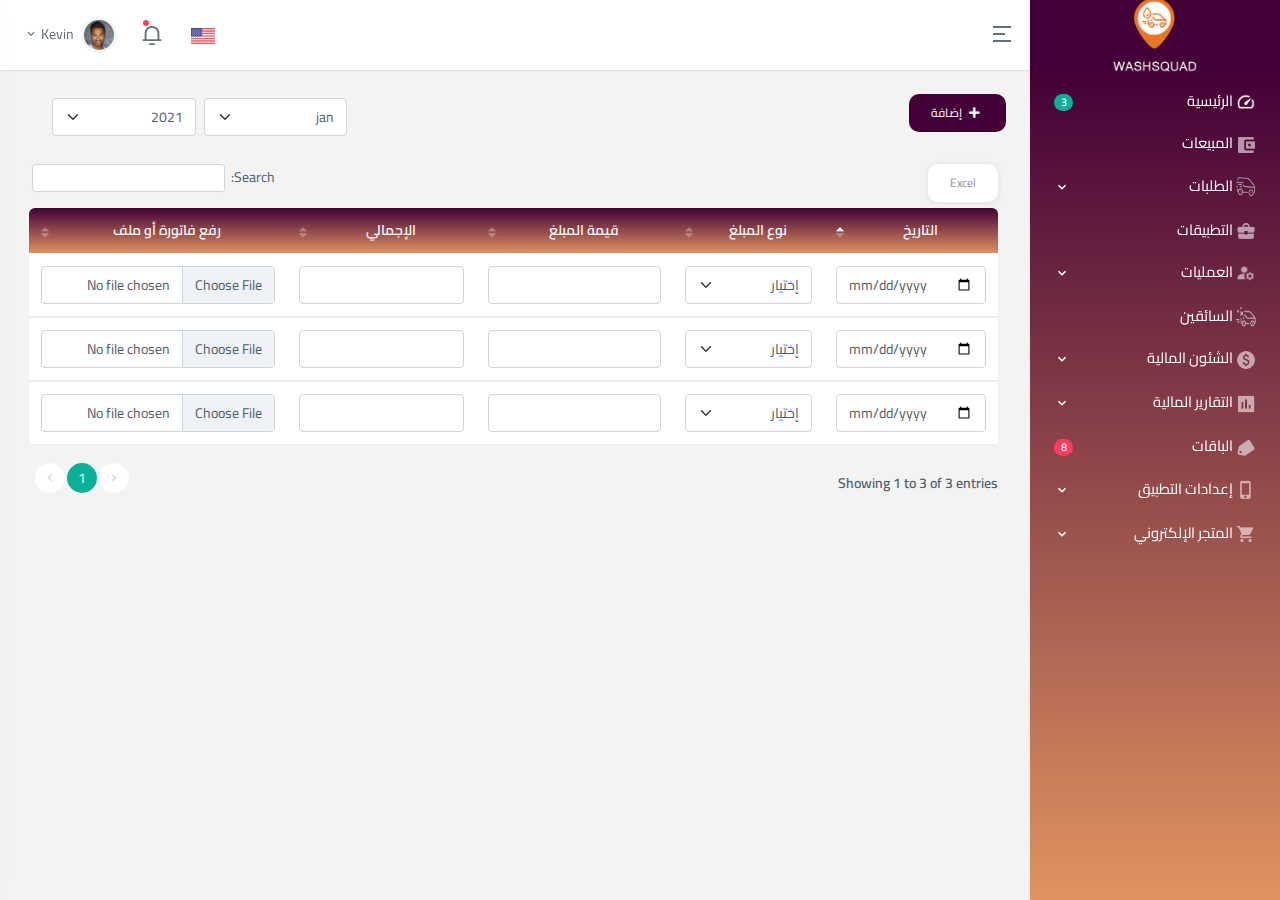
<file: distressed-sums.html>
<!doctype html>
<html lang="ar" style="direction: rtl;">

<head>

    <meta charset="utf-8" />
    <title> WashSquad </title>
    <meta name="viewport" content="width=device-width, initial-scale=1.0">
    <meta content="Premium Multipurpose Admin & Dashboard Template" name="description" />
    <meta content="Themesdesign" name="author" />
    <!-- App favicon -->
    <link rel="shortcut icon" href="assets/images/favicon.ico">

    <!-- jvectormap -->
    <link href="assets/libs/jqvmap/jqvmap.min.css" rel="stylesheet" />

    
    <!-- DataTables -->
    <link href="assets/libs/datatables.net-bs4/css/dataTables.bootstrap4.min.css" rel="stylesheet" type="text/css" />
    <link href="assets/libs/datatables.net-buttons-bs4/css/buttons.bootstrap4.min.css" rel="stylesheet"
        type="text/css" />

    <!-- Responsive datatable examples -->
    <link href="assets/libs/datatables.net-responsive-bs4/css/responsive.bootstrap4.min.css" rel="stylesheet"
        type="text/css" />



    <!-- Bootstrap Css -->
    <link href="assets/css/bootstrap-rtl.min.css" rel="stylesheet" type="text/css" />
    <!-- Icons Css -->
    <link href="assets/css/icons.min.css" rel="stylesheet" type="text/css" />
    <!-- App Css-->
    <link href="assets/css/app-rtl.min.css" rel="stylesheet" type="text/css" />

</head>

<body data-sidebar="dark">

    <!-- <body data-layout="horizontal" data-topbar="dark"> -->

    <!-- Begin page -->
    <div id="layout-wrapper">


        <header id="page-topbar">
            <div class="navbar-header">
                <div class="d-flex">
                    <!-- LOGO -->
                    <div class="navbar-brand-box text-center">
                        <a href="index.html" class="logo logo-dark">
                            <span class="logo-sm">
                                <img src="assets/images/logo-sm.png" alt="logo-sm-dark" height="22">
                            </span>
                            <span class="logo-lg">
                                <img src="assets/images/logo-dark.png" alt="logo-dark" height="24">
                            </span>
                        </a>

                        <a href="index.html" class="logo logo-light">
                            <span class="logo-sm">
                                <img src="assets/images/logo-sm.png" alt="logo-sm-light" height="22">
                            </span>
                            <span class="logo-lg">
                                <img src="assets/images/logo-light.png" alt="logo-light" height="24">
                            </span>
                        </a>
                    </div>

                    <button type="button" class="btn btn-sm px-3 font-size-24 header-item waves-effect"
                        id="vertical-menu-btn">
                        <i class="ri-menu-2-line align-middle"></i>
                    </button>

                    <!-- App Search-->
                    <!-- <form class="app-search d-none d-lg-block">
                            <div class="position-relative">
                                <input type="text" class="form-control" placeholder="Search...">
                                <span class="ri-search-line"></span>
                            </div>
                        </form> -->
                </div>

                <div class="d-flex">

                    <div class="dropdown d-inline-block d-lg-none ms-2">
                        <button type="button" class="btn header-item noti-icon waves-effect"
                            id="page-header-search-dropdown" data-bs-toggle="dropdown" aria-haspopup="true"
                            aria-expanded="false">
                            <i class="ri-search-line"></i>
                        </button>
                        <div class="dropdown-menu dropdown-menu-lg dropdown-menu-end p-0"
                            aria-labelledby="page-header-search-dropdown">

                            <form class="p-3">
                                <div class="mb-3 m-0">
                                    <div class="input-group">
                                        <input type="text" class="form-control" placeholder="Search ...">
                                        <div class="input-group-append">
                                            <button class="btn btn-primary" type="submit"><i
                                                    class="ri-search-line"></i></button>
                                        </div>
                                    </div>
                                </div>
                            </form>
                        </div>
                    </div>

                    <div class="dropdown d-none d-sm-inline-block">
                        <button type="button" class="btn header-item waves-effect" data-bs-toggle="dropdown"
                            aria-haspopup="true" aria-expanded="false">
                            <img class="" src="assets/images/flags/us.jpg" alt="Header Language" height="16">
                        </button>
                        <div class="dropdown-menu dropdown-menu-end">

                            <!-- item-->
                            <a href="javascript:void(0);" class="dropdown-item notify-item">
                                <img src="assets/images/flags/spain.jpg" alt="user-image" class="me-1" height="12">
                                <span class="align-middle"> en </span>
                            </a>






                        </div>
                    </div>

                    <div class="dropdown d-none d-lg-inline-block ms-1">

                        <div class="dropdown-menu dropdown-menu-lg dropdown-menu-end">
                            <div class="px-lg-2">
                                <div class="row g-0">
                                    <div class="col">
                                        <a class="dropdown-icon-item" href="#">
                                            <img src="assets/images/brands/github.png" alt="Github">
                                            <span>GitHub</span>
                                        </a>
                                    </div>
                                    <div class="col">
                                        <a class="dropdown-icon-item" href="#">
                                            <img src="assets/images/brands/bitbucket.png" alt="bitbucket">
                                            <span>Bitbucket</span>
                                        </a>
                                    </div>
                                    <div class="col">
                                        <a class="dropdown-icon-item" href="#">
                                            <img src="assets/images/brands/dribbble.png" alt="dribbble">
                                            <span>Dribbble</span>
                                        </a>
                                    </div>
                                </div>

                                <div class="row g-0">
                                    <div class="col">
                                        <a class="dropdown-icon-item" href="#">
                                            <img src="assets/images/brands/dropbox.png" alt="dropbox">
                                            <span>Dropbox</span>
                                        </a>
                                    </div>
                                    <div class="col">
                                        <a class="dropdown-icon-item" href="#">
                                            <img src="assets/images/brands/mail_chimp.png" alt="mail_chimp">
                                            <span>Mail Chimp</span>
                                        </a>
                                    </div>
                                    <div class="col">
                                        <a class="dropdown-icon-item" href="#">
                                            <img src="assets/images/brands/slack.png" alt="slack">
                                            <span>Slack</span>
                                        </a>
                                    </div>
                                </div>
                            </div>
                        </div>
                    </div>



                    <div class="dropdown d-inline-block">
                        <button type="button" class="btn header-item noti-icon waves-effect"
                            id="page-header-notifications-dropdown" data-bs-toggle="dropdown" aria-expanded="false">
                            <i class="ri-notification-3-line"></i>
                            <span class="noti-dot"></span>
                        </button>
                        <div class="dropdown-menu dropdown-menu-lg dropdown-menu-end p-0"
                            aria-labelledby="page-header-notifications-dropdown">
                            <div class="p-3">
                                <div class="row align-items-center">
                                    <div class="col">
                                        <h6 class="m-0"> Notifications </h6>
                                    </div>
                                    <div class="col-auto">
                                        <a href="#!" class="small"> View All</a>
                                    </div>
                                </div>
                            </div>
                            <div data-simplebar style="max-height: 230px;">
                                <a href="" class="text-reset notification-item">
                                    <div class="d-flex">
                                        <div class="flex-shrink-0 me-3">
                                            <div class="avatar-xs">
                                                <span class="avatar-title bg-primary rounded-circle font-size-16">
                                                    <i class="ri-shopping-cart-line"></i>
                                                </span>
                                            </div>
                                        </div>
                                        <div class="flex-grow-1">
                                            <h6 class="mb-1">Your order is placed</h6>
                                            <div class="font-size-12 text-muted">
                                                <p class="mb-1">If several languages coalesce the grammar</p>
                                                <p class="mb-0"><i class="mdi mdi-clock-outline"></i> 3 min ago</p>
                                            </div>
                                        </div>
                                    </div>
                                </a>
                                <a href="" class="text-reset notification-item">
                                    <div class="d-flex">
                                        <div class="flex-shrink-0 me-3">
                                            <img src="assets/images/users/avatar-3.jpg" class="rounded-circle avatar-xs"
                                                alt="user-pic">
                                        </div>
                                        <div class="flex-grow-1">
                                            <h6 class="mb-1">James Lemire</h6>
                                            <div class="font-size-12 text-muted">
                                                <p class="mb-1">It will seem like simplified English.</p>
                                                <p class="mb-0"><i class="mdi mdi-clock-outline"></i> 1 hours ago</p>
                                            </div>
                                        </div>
                                    </div>
                                </a>
                                <a href="" class="text-reset notification-item">
                                    <div class="d-flex">
                                        <div class="flex-shrink-0 me-3">
                                            <div class="avatar-xs">
                                                <span class="avatar-title bg-success rounded-circle font-size-16">
                                                    <i class="ri-checkbox-circle-line"></i>
                                                </span>
                                            </div>
                                        </div>
                                        <div class="flex-grow-1">
                                            <h6 class="mb-1">Your item is shipped</h6>
                                            <div class="font-size-12 text-muted">
                                                <p class="mb-1">If several languages coalesce the grammar</p>
                                                <p class="mb-0"><i class="mdi mdi-clock-outline"></i> 3 min ago</p>
                                            </div>
                                        </div>
                                    </div>
                                </a>

                                <a href="" class="text-reset notification-item">
                                    <div class="d-flex">
                                        <div class="flex-shrink-0 me-3">
                                            <img src="assets/images/users/avatar-4.jpg" class="rounded-circle avatar-xs"
                                                alt="user-pic">
                                        </div>
                                        <div class="flex-grow-1">
                                            <h6 class="mb-1">Salena Layfield</h6>
                                            <div class="font-size-12 text-muted">
                                                <p class="mb-1">As a skeptical Cambridge friend of mine occidental.</p>
                                                <p class="mb-0"><i class="mdi mdi-clock-outline"></i> 1 hours ago</p>
                                            </div>
                                        </div>
                                    </div>
                                </a>
                            </div>
                            <div class="p-2 border-top">
                                <div class="d-grid">
                                    <a class="btn btn-sm btn-link font-size-14 text-center" href="javascript:void(0)">
                                        <i class="mdi mdi-arrow-right-circle me-1"></i> View More..
                                    </a>
                                </div>
                            </div>
                        </div>
                    </div>

                    <div class="dropdown d-inline-block user-dropdown">
                        <button type="button" class="btn header-item waves-effect" id="page-header-user-dropdown"
                            data-bs-toggle="dropdown" aria-haspopup="true" aria-expanded="false">
                            <img class="rounded-circle header-profile-user" src="assets/images/users/avatar-2.jpg"
                                alt="Header Avatar">
                            <span class="d-none d-xl-inline-block ms-1">Kevin</span>
                            <i class="mdi mdi-chevron-down d-none d-xl-inline-block"></i>
                        </button>
                        <div class="dropdown-menu dropdown-menu-end">
                            <!-- item-->
                            <a class="dropdown-item" href="#"><i class="ri-user-line align-middle me-1"></i> Profile</a>
                            <a class="dropdown-item" href="#"><i class="ri-wallet-2-line align-middle me-1"></i> My
                                Wallet</a>
                            <a class="dropdown-item d-block" href="#"><span
                                    class="badge bg-success float-end mt-1">11</span><i
                                    class="ri-settings-2-line align-middle me-1"></i> Settings</a>
                            <a class="dropdown-item" href="#"><i class="ri-lock-unlock-line align-middle me-1"></i> Lock
                                screen</a>
                            <div class="dropdown-divider"></div>
                            <a class="dropdown-item text-danger" href="#"><i
                                    class="ri-shut-down-line align-middle me-1 text-danger"></i> Logout</a>
                        </div>
                    </div>

                    <!-- <div class="dropdown d-inline-block">
                            <button type="button" class="btn header-item noti-icon right-bar-toggle waves-effect">
                                <i class="mdi mdi-cog"></i>
                            </button>
                        </div> -->

                </div>
            </div>
        </header>

        <!-- ========== Left Sidebar Start ========== -->
        <div class="vertical-menu">

            <div data-simplebar class="h-100">

                <!--- Sidemenu -->
                <div id="sidebar-menu">
                    <!-- Left Menu Start -->
                    <ul class="metismenu list-unstyled" id="side-menu">
                        <!-- <li class="menu-title">Menu</li> -->

                        <li>
                            <a href="index.html" class="waves-effect">
                                <img src="assets/images/icons/speed-24px.png" width="20px" height="20ox" alt=""> <span
                                    class="badge rounded-pill bg-primary float-end">3</span>
                                <span> الرئيسية </span>
                            </a>
                        </li>

                        <li>
                            <a href="Sales.html" class=" waves-effect">
                                <img src="assets/images/icons/baseline-account_balance_wallet-24px.png" width="20px"
                                    height="20ox" alt="">
                                <span> المبيعات </span>
                            </a>
                        </li>

                        <li>
                            <a href="javascript: void(0);" class="has-arrow waves-effect">
                                <img src="assets/images/icons/Group 122.png" width="20px" height="20ox" alt="">
                                <span> الطلبات </span>
                            </a>
                            <ul class="sub-menu" aria-expanded="false">
                                <li><a href="email-inbox.html"> جدول الطلبات </a></li>
                                <li><a href="email-read.html"> الأوقات المتاحة </a></li>
                                <li><a href="email-compose.html"> الإشتراكات الشهرية </a></li>
                                <li><a href="email-compose.html"> الخدمات المرسلة </a></li>
                            </ul>
                        </li>

                        <!-- <li class="menu-title">Layouts</li> -->

                        <li>
                            <a href="apps.html" class="waves-effect">
                                <img src="assets/images/icons/baseline-business_center-24px.png" width="20px"
                                    height="20ox" alt="">
                                <span> التطبيقات </span>
                            </a>

                        </li>

                        <li>
                            <a href="javascript: void(0);" class="has-arrow waves-effect">
                                <img src="assets/images/icons/manage_accounts_black_24dp.png" width="20px" height="20ox"
                                    alt="">
                                <span> العمليات </span>
                            </a>
                            <ul class="sub-menu" aria-expanded="false">
                                <li><a href="layouts-horizontal.html">Default</a></li>
                                <li><a href="layouts-hori-topbar-dark.html">Topbar Dark</a></li>
                                <li><a href="layouts-hori-boxed-width.html">Boxed width</a></li>
                            </ul>
                        </li>

                        <!-- <li class="menu-title">Pages</li> -->

                        <li>
                            <a href="javascript: void(0);" class=" waves-effect">
                                <img src="assets/images/icons/Group 384.png" width="20px" height="20ox" alt="">
                                <span> السائقين </span>
                            </a>

                        </li>

                        <li>
                            <a href="javascript: void(0);" class="has-arrow waves-effect">
                                <img src="assets/images/icons/paid_black_24dp.png" width="20px" height="20ox" alt="">
                                <span> الشئون المالية </span>
                            </a>
                            <ul class="sub-menu" aria-expanded="false">
                                <li><a href="pages-starter.html"> الحضور والإنصراف </a></li>
                                <li><a href="pages-maintenance.html"> بيانات الموظفين </a></li>
                                <li><a href="pages-comingsoon.html"> الرواتب والعمولة </a></li>
                                <li><a href="pages-timeline.html"> تقارير السيارات </a></li>
                                <li><a href="pages-faqs.html"> تقارير التطبيقات </a></li>
                                <li><a href="pages-pricing.html"> التحصيل المالي </a></li>
                                <li><a href="pages-404.html"> تقارير الصيانة </a></li>
                                <li><a href="pages-500.html"> المحروقات </a></li>
                                <li><a href="pages-500.html"> مصاريف إدارية </a></li>
                                <li><a href="pages-500.html"> الإلتزامات المالية </a></li>
                                <li><a href="pages-500.html"> مبالغ متعثرة </a></li>
                                <li><a href="pages-500.html"> المستودع </a></li>
                            </ul>
                        </li>

                        <!-- <li class="menu-title">Components</li> -->

                        <li>
                            <a href="javascript: void(0);" class="has-arrow waves-effect">
                                <img src="assets/images/icons/assessment_black_24dp.png" width="20px" height="20ox"
                                    alt="">
                                <span> التقارير المالية </span>
                            </a>
                            <ul class="sub-menu" aria-expanded="false">
                                <li><a href="ui-alerts.html"> تقارير الطلبات المنفذة </a></li>
                                <li><a href="ui-badge.html"> الإيرادات </a></li>
                                <li><a href="ui-buttons.html"> ربحية الشركة </a></li>
                                <li><a href="ui-cards.html">الإدخار</a></li>
                                <li><a href="ui-carousel.html"> النمو </a></li>

                            </ul>
                        </li>

                        <li>
                            <a href="javascript: void(0);" class="waves-effect">
                                <img src="assets/images/icons/local_offer_black_24dp.png" width="20px" height="20ox"
                                    alt="">
                                <span class="badge rounded-pill bg-danger float-end">8</span>
                                <span> الباقات </span>
                            </a>
                            <ul class="sub-menu" aria-expanded="false">
                                <li><a href="form-elements.html">Form Elements</a></li>
                                <li><a href="form-validation.html">Form Validation</a></li>
                                <li><a href="form-advanced.html">Form Advanced Plugins</a></li>
                                <li><a href="form-editors.html">Form Editors</a></li>
                                <li><a href="form-uploads.html">Form File Upload</a></li>
                                <li><a href="form-xeditable.html">Form X-editable</a></li>
                                <li><a href="form-wizard.html">Form Wizard</a></li>
                                <li><a href="form-mask.html">Form Mask</a></li>
                            </ul>
                        </li>

                        <li>
                            <a href="javascript: void(0);" class="has-arrow waves-effect">
                                <img src="assets/images/icons/phone_iphone_black_24dp.png" width="20px" height="20ox"
                                    alt="">
                                <span> إعدادات التطبيق </span>
                            </a>
                            <ul class="sub-menu" aria-expanded="false">
                                <li><a href="tables-basic.html"> الخدمات </a></li>
                                <li><a href="tables-basic.html"> الباقات الرئيسية </a></li>
                                <li><a href="tables-basic.html"> الخدمات الإضافية </a></li>
                                <li><a href="tables-basic.html"> المناطق والأحياء </a></li>
                                <li><a href="tables-basic.html"> الأوقات </a></li>
                                <li><a href="tables-basic.html"> أنواع السيارات </a></li>
                                <li><a href="tables-basic.html"> أنواع السيارات الفرعية </a></li>
                                <li><a href="tables-basic.html"> أكواد الخصم </a></li>
                                <li><a href="tables-basic.html"> العروض </a></li>
                                <li><a href="tables-basic.html"> الإشعارات </a></li>
                                <li><a href="tables-basic.html"> الشروط والأحكام </a></li>
                                <li><a href="tables-basic.html"> الأسئلة المتكررة </a></li>
                                <li><a href="tables-basic.html"> وسائل التواصل الإجتماعي </a></li>
                                <li><a href="tables-basic.html"> وسائل الدعم والمساعدة </a></li>


                            </ul>
                        </li>

                        <li>
                            <a href="javascript: void(0);" class="has-arrow waves-effect">
                                <img src="assets/images/icons/baseline-shopping_cart-24px.png" width="20px"
                                    height="20ox" alt="">
                                <span> المتجر الإلكتروني </span>
                            </a>
                            <ul class="sub-menu" aria-expanded="false">
                                <li><a href="charts-apex.html"> المنتجات </a></li>
                                <li><a href="charts-apex.html"> الطلبات </a></li>
                                <li><a href="charts-apex.html"> التقارير </a></li>

                            </ul>
                        </li>



                    </ul>
                </div>
                <!-- Sidebar -->
            </div>
        </div>
        <!-- Left Sidebar End -->



        <!-- ============================================================== -->
        <!-- Start right Content here -->
        <!-- ============================================================== -->
        <div class="main-content">

            <div class="page-content apps  burn">
                <div class="container-fluid">

                    <div class="col-12 row mb-3 d-flex justify-content-end ">

                        <div class="col-sm-8 mb-2">
                            <button class="btn stoped"> <i class="fas fa-plus px-1"></i> إضافة  </button>
                        </div>
                      

                        <div class="date-time col-md-4 d-flex  justify-content-around">


                          
                         


                            <select name="month" class="form-select  mb-2" id="">
                                <option value=""> jan</option>
                                <option value=""> febr</option>
                                <option value=""> march</option>
                                <option value=""> april</option>
                                <option value=""> may</option>
                            </select>

                            <select name="year" class="form-select mb-2" id="">
                                <option value=""> 2021</option>
                                <option value=""> 2020</option>
                                <option value=""> 2019</option>
                                <option value=""> 2018</option>
                                <option value=""> 2017</option>
                            </select>
                        </div>
                    </div>


 

                    <div class="row mb-3">

                        <div class="col-md-12 ">



                            <div class="table-rep-plugin">
                                <div class="table-responsive mb-0 rounded" data-pattern="priority-columns">
                                    <table id="datatable-buttons" class="table dt-responsive nowrap">
                                        <thead>
                                            <tr>
                                                <th>   التاريخ   </th>
                                                <th>  نوع المبلغ    </th>
                                                 <th>  قيمة المبلغ    </th>
                                                <th>  الإجمالي    </th>
                                                <th>  رفع فاتورة أو ملف    </th>
                                               
  

                                            </tr>
                                        </thead>
                                        <tbody>
                                            <tr>
                                                <td> <input class="form-control" type="date" placeholder=" 3 / 3 / 2022"> </td>
                                                <td>
                                                    <select class="form-select" name="" id="">
                                                        <option value="" selected disabled> إختيار </option>
                                                        <option value=""> خصومات التطبيق </option>
                                                        <option value=""> عملاء لم يتم الدفع </option>
                                                        <option value=""> إستقطاع من الفنيين </option>
                                                     </select> 
                                                  </td>
                                                <td>  <input class="form-control" type="num" placeholder=""> </td>
                                                <td>  <input class="form-control" type="num" placeholder=""> </td>
                                                
                                                <td> <input type="file" class="form-control"  placeholder=""> </td>

                                            </tr>

                                            <tr>
                                                <td> <input class="form-control" type="date" placeholder=" 3 / 3 / 2022"> </td>
                                                <td>
                                                    <select class="form-select" name="" id="">
                                                        <option value="" selected disabled> إختيار </option>
                                                        <option value=""> خصومات التطبيق </option>
                                                        <option value=""> عملاء لم يتم الدفع </option>
                                                        <option value=""> إستقطاع من الفنيين </option>
                                                     </select> 
                                                  </td>
                                                <td>  <input class="form-control" type="num" placeholder=""> </td>
                                                <td>  <input class="form-control" type="num" placeholder=""> </td>
                                                
                                                <td> <input type="file" class="form-control"  placeholder=""> </td>

                                            </tr>


                                            <tr>
                                                <td> <input class="form-control" type="date" placeholder=" 3 / 3 / 2022"> </td>
                                                <td>
                                                    <select class="form-select" name="" id="">
                                                        <option value="" selected disabled> إختيار </option>
                                                        <option value=""> خصومات التطبيق </option>
                                                        <option value=""> عملاء لم يتم الدفع </option>
                                                        <option value=""> إستقطاع من الفنيين </option>
                                                     </select> 
                                                  </td>
                                                <td>  <input class="form-control" type="num" placeholder=""> </td>
                                                <td>  <input class="form-control" type="num" placeholder=""> </td>
                                                
                                                <td> <input type="file" class="form-control"  placeholder=""> </td>

                                            </tr>
 
                          
                                        </tbody>
                                    </table>
                                </div>

                            </div>



                        </div> <!-- end col -->
                    </div>
                    <!-- end row -->




                </div>
                <!-- container-fluid -->
            </div>
            <!-- End Page-content -->



        </div>
        <!-- end main content-->

    </div>
    <!-- END layout-wrapper -->

    <!-- Right Sidebar -->
    <div class="right-bar">
        <div data-simplebar class="h-100">
            <div class="rightbar-title d-flex align-items-center px-3 py-4">

                <h5 class="m-0 me-2">Settings</h5>

                <a href="javascript:void(0);" class="right-bar-toggle ms-auto">
                    <i class="mdi mdi-close noti-icon"></i>
                </a>
            </div>

            <!-- Settings -->
            <hr class="mt-0" />
            <h6 class="text-center mb-0">Choose Layouts</h6>

            <div class="p-4">
                <div class="mb-2">
                    <img src="assets/images/layouts/layout-1.png" class="img-thumbnail" alt="layout-1">
                </div>

                <div class="form-check form-switch mb-3">
                    <input class="form-check-input theme-choice" type="checkbox" id="light-mode-switch" checked>
                    <label class="form-check-label" for="light-mode-switch">Light Mode</label>
                </div>

                <div class="mb-2">
                    <img src="assets/images/layouts/layout-2.png" class="img-thumbnail" alt="layout-2">
                </div>
                <div class="form-check form-switch mb-3">
                    <input class="form-check-input theme-choice" type="checkbox" id="dark-mode-switch"
                        data-bsStyle="assets/css/bootstrap-dark.min.css" data-appStyle="assets/css/app-dark.min.css">
                    <label class="form-check-label" for="dark-mode-switch">Dark Mode</label>
                </div>

                <div class="mb-2">
                    <img src="assets/images/layouts/layout-3.png" class="img-thumbnail" alt="layout-3">
                </div>
                <div class="form-check form-switch mb-5">
                    <input class="form-check-input theme-choice" type="checkbox" id="rtl-mode-switch"
                        data-appStyle="assets/css/app-rtl.min.css">
                    <label class="form-check-label" for="rtl-mode-switch">RTL Mode</label>
                </div>


            </div>

        </div> <!-- end slimscroll-menu-->
    </div>
    <!-- /Right-bar -->

    <!-- Right bar overlay-->
    <div class="rightbar-overlay"></div>

    <!-- JAVASCRIPT -->
    <script src="assets/libs/jquery/jquery.min.js"></script>
    <script src="assets/libs/bootstrap/js/bootstrap.bundle.min.js"></script>
    <script src="assets/libs/metismenu/metisMenu.min.js"></script>
    <script src="assets/libs/simplebar/simplebar.min.js"></script>
    <script src="assets/libs/node-waves/waves.min.js"></script>

    <!-- apexcharts js -->
    <script src="assets/libs/apexcharts/apexcharts.min.js"></script>

       <!-- Required datatable js -->
   <script src="assets/libs/datatables.net/js/jquery.dataTables.min.js"></script>
   <script src="assets/libs/datatables.net-bs4/js/dataTables.bootstrap4.min.js"></script>
   <!-- Buttons examples -->
   <script src="assets/libs/datatables.net-buttons/js/dataTables.buttons.min.js"></script>
   <script src="assets/libs/datatables.net-buttons-bs4/js/buttons.bootstrap4.min.js"></script>
   <script src="assets/libs/jszip/jszip.min.js"></script>
   <script src="assets/libs/pdfmake/build/pdfmake.min.js"></script>
   <script src="assets/libs/pdfmake/build/vfs_fonts.js"></script>
   <script src="assets/libs/datatables.net-buttons/js/buttons.html5.min.js"></script>
   <script src="assets/libs/datatables.net-buttons/js/buttons.print.min.js"></script>
   <script src="assets/libs/datatables.net-buttons/js/buttons.colVis.min.js"></script>
   <!-- Responsive examples -->
   <script src="assets/libs/datatables.net-responsive/js/dataTables.responsive.min.js"></script>
   <script src="assets/libs/datatables.net-responsive-bs4/js/responsive.bootstrap4.min.js"></script>

   <!-- Datatable init js -->
   <script src="assets/js/pages/datatables.init.js"></script>


    <!-- jquery.vectormap map -->
    <script src="assets/libs/jqvmap/jquery.vmap.min.js"></script>
    <script src="assets/libs/jqvmap/maps/jquery.vmap.usa.js"></script>

    <script src="assets/js/pages/dashboard.init.js"></script>

    <script src="assets/js/app.js"></script>

</body>

</html>
</file>
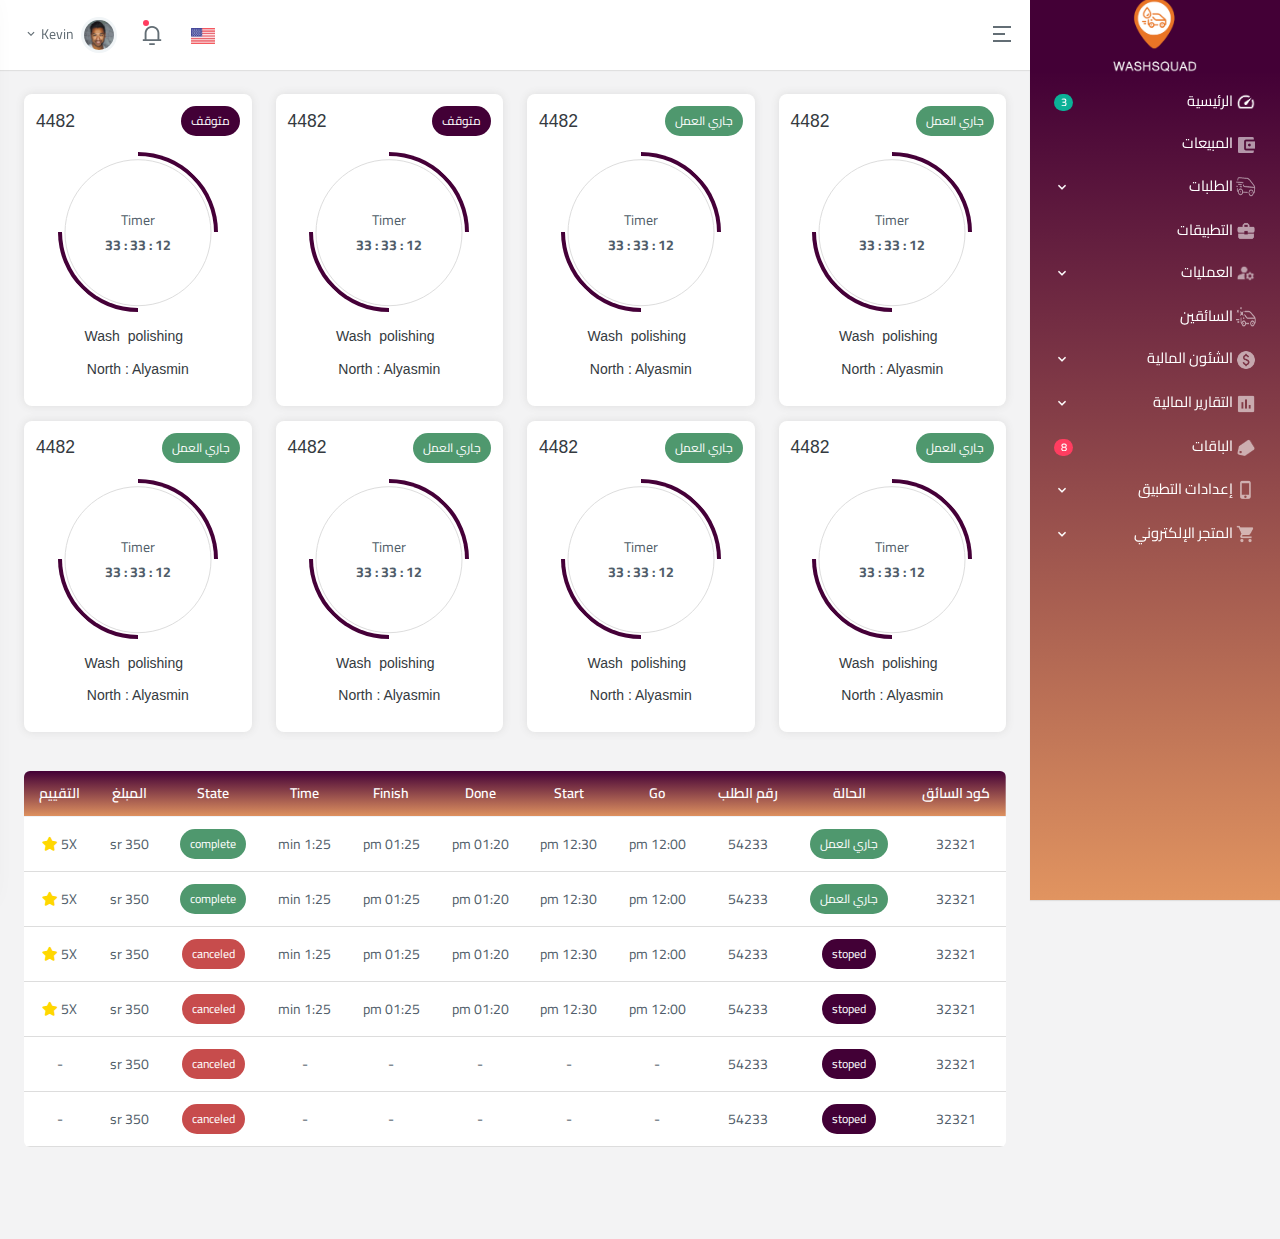
<file: Driver.html>
<!doctype html>
<html lang="ar" style="direction: rtl;">

<head>

    <meta charset="utf-8" />
    <title> WashSquad </title>
    <meta name="viewport" content="width=device-width, initial-scale=1.0">
    <meta content="Premium Multipurpose Admin & Dashboard Template" name="description" />
    <meta content="Themesdesign" name="author" />
    <!-- App favicon -->
    <link rel="shortcut icon" href="assets/images/favicon.ico">

    <!-- jvectormap -->
    <link href="assets/libs/jqvmap/jqvmap.min.css" rel="stylesheet" />

    <!-- Bootstrap Css -->
    <link href="assets/css/bootstrap-rtl.min.css" rel="stylesheet" type="text/css" />
    <!-- Icons Css -->
    <link href="assets/css/icons.min.css" rel="stylesheet" type="text/css" />
    <!-- App Css-->
    <link href="assets/css/app-rtl.min.css" rel="stylesheet" type="text/css" />

</head>

<body data-sidebar="dark">

    <!-- <body data-layout="horizontal" data-topbar="dark"> -->

    <!-- Begin page -->
    <div id="layout-wrapper">


        <header id="page-topbar">
            <div class="navbar-header">
                <div class="d-flex">
                    <!-- LOGO -->
                    <div class="navbar-brand-box text-center">
                        <a href="index.html" class="logo logo-dark">
                            <span class="logo-sm">
                                <img src="assets/images/logo-sm.png" alt="logo-sm-dark" height="22">
                            </span>
                            <span class="logo-lg">
                                <img src="assets/images/logo-dark.png" alt="logo-dark" height="24">
                            </span>
                        </a>

                        <a href="index.html" class="logo logo-light">
                            <span class="logo-sm">
                                <img src="assets/images/logo-sm.png" alt="logo-sm-light" height="22">
                            </span>
                            <span class="logo-lg">
                                <img src="assets/images/logo-light.png" alt="logo-light" height="24">
                            </span>
                        </a>
                    </div>

                    <button type="button" class="btn btn-sm px-3 font-size-24 header-item waves-effect"
                        id="vertical-menu-btn">
                        <i class="ri-menu-2-line align-middle"></i>
                    </button>

                    <!-- App Search-->
                    <!-- <form class="app-search d-none d-lg-block">
                            <div class="position-relative">
                                <input type="text" class="form-control" placeholder="Search...">
                                <span class="ri-search-line"></span>
                            </div>
                        </form> -->
                </div>

                <div class="d-flex">

                    <div class="dropdown d-inline-block d-lg-none ms-2">
                        <button type="button" class="btn header-item noti-icon waves-effect"
                            id="page-header-search-dropdown" data-bs-toggle="dropdown" aria-haspopup="true"
                            aria-expanded="false">
                            <i class="ri-search-line"></i>
                        </button>
                        <div class="dropdown-menu dropdown-menu-lg dropdown-menu-end p-0"
                            aria-labelledby="page-header-search-dropdown">

                            <form class="p-3">
                                <div class="mb-3 m-0">
                                    <div class="input-group">
                                        <input type="text" class="form-control" placeholder="Search ...">
                                        <div class="input-group-append">
                                            <button class="btn btn-primary" type="submit"><i
                                                    class="ri-search-line"></i></button>
                                        </div>
                                    </div>
                                </div>
                            </form>
                        </div>
                    </div>

                    <div class="dropdown d-none d-sm-inline-block">
                        <button type="button" class="btn header-item waves-effect" data-bs-toggle="dropdown"
                            aria-haspopup="true" aria-expanded="false">
                            <img class="" src="assets/images/flags/us.jpg" alt="Header Language" height="16">
                        </button>
                        <div class="dropdown-menu dropdown-menu-end">

                            <!-- item-->
                            <a href="javascript:void(0);" class="dropdown-item notify-item">
                                <img src="assets/images/flags/spain.jpg" alt="user-image" class="me-1" height="12">
                                <span class="align-middle"> en </span>
                            </a>






                        </div>
                    </div>

                    <div class="dropdown d-none d-lg-inline-block ms-1">

                        <div class="dropdown-menu dropdown-menu-lg dropdown-menu-end">
                            <div class="px-lg-2">
                                <div class="row g-0">
                                    <div class="col">
                                        <a class="dropdown-icon-item" href="#">
                                            <img src="assets/images/brands/github.png" alt="Github">
                                            <span>GitHub</span>
                                        </a>
                                    </div>
                                    <div class="col">
                                        <a class="dropdown-icon-item" href="#">
                                            <img src="assets/images/brands/bitbucket.png" alt="bitbucket">
                                            <span>Bitbucket</span>
                                        </a>
                                    </div>
                                    <div class="col">
                                        <a class="dropdown-icon-item" href="#">
                                            <img src="assets/images/brands/dribbble.png" alt="dribbble">
                                            <span>Dribbble</span>
                                        </a>
                                    </div>
                                </div>

                                <div class="row g-0">
                                    <div class="col">
                                        <a class="dropdown-icon-item" href="#">
                                            <img src="assets/images/brands/dropbox.png" alt="dropbox">
                                            <span>Dropbox</span>
                                        </a>
                                    </div>
                                    <div class="col">
                                        <a class="dropdown-icon-item" href="#">
                                            <img src="assets/images/brands/mail_chimp.png" alt="mail_chimp">
                                            <span>Mail Chimp</span>
                                        </a>
                                    </div>
                                    <div class="col">
                                        <a class="dropdown-icon-item" href="#">
                                            <img src="assets/images/brands/slack.png" alt="slack">
                                            <span>Slack</span>
                                        </a>
                                    </div>
                                </div>
                            </div>
                        </div>
                    </div>



                    <div class="dropdown d-inline-block">
                        <button type="button" class="btn header-item noti-icon waves-effect"
                            id="page-header-notifications-dropdown" data-bs-toggle="dropdown" aria-expanded="false">
                            <i class="ri-notification-3-line"></i>
                            <span class="noti-dot"></span>
                        </button>
                        <div class="dropdown-menu dropdown-menu-lg dropdown-menu-end p-0"
                            aria-labelledby="page-header-notifications-dropdown">
                            <div class="p-3">
                                <div class="row align-items-center">
                                    <div class="col">
                                        <h6 class="m-0"> Notifications </h6>
                                    </div>
                                    <div class="col-auto">
                                        <a href="#!" class="small"> View All</a>
                                    </div>
                                </div>
                            </div>
                            <div data-simplebar style="max-height: 230px;">
                                <a href="" class="text-reset notification-item">
                                    <div class="d-flex">
                                        <div class="flex-shrink-0 me-3">
                                            <div class="avatar-xs">
                                                <span class="avatar-title bg-primary rounded-circle font-size-16">
                                                    <i class="ri-shopping-cart-line"></i>
                                                </span>
                                            </div>
                                        </div>
                                        <div class="flex-grow-1">
                                            <h6 class="mb-1">Your order is placed</h6>
                                            <div class="font-size-12 text-muted">
                                                <p class="mb-1">If several languages coalesce the grammar</p>
                                                <p class="mb-0"><i class="mdi mdi-clock-outline"></i> 3 min ago</p>
                                            </div>
                                        </div>
                                    </div>
                                </a>
                                <a href="" class="text-reset notification-item">
                                    <div class="d-flex">
                                        <div class="flex-shrink-0 me-3">
                                            <img src="assets/images/users/avatar-3.jpg" class="rounded-circle avatar-xs"
                                                alt="user-pic">
                                        </div>
                                        <div class="flex-grow-1">
                                            <h6 class="mb-1">James Lemire</h6>
                                            <div class="font-size-12 text-muted">
                                                <p class="mb-1">It will seem like simplified English.</p>
                                                <p class="mb-0"><i class="mdi mdi-clock-outline"></i> 1 hours ago</p>
                                            </div>
                                        </div>
                                    </div>
                                </a>
                                <a href="" class="text-reset notification-item">
                                    <div class="d-flex">
                                        <div class="flex-shrink-0 me-3">
                                            <div class="avatar-xs">
                                                <span class="avatar-title bg-success rounded-circle font-size-16">
                                                    <i class="ri-checkbox-circle-line"></i>
                                                </span>
                                            </div>
                                        </div>
                                        <div class="flex-grow-1">
                                            <h6 class="mb-1">Your item is shipped</h6>
                                            <div class="font-size-12 text-muted">
                                                <p class="mb-1">If several languages coalesce the grammar</p>
                                                <p class="mb-0"><i class="mdi mdi-clock-outline"></i> 3 min ago</p>
                                            </div>
                                        </div>
                                    </div>
                                </a>

                                <a href="" class="text-reset notification-item">
                                    <div class="d-flex">
                                        <div class="flex-shrink-0 me-3">
                                            <img src="assets/images/users/avatar-4.jpg" class="rounded-circle avatar-xs"
                                                alt="user-pic">
                                        </div>
                                        <div class="flex-grow-1">
                                            <h6 class="mb-1">Salena Layfield</h6>
                                            <div class="font-size-12 text-muted">
                                                <p class="mb-1">As a skeptical Cambridge friend of mine occidental.</p>
                                                <p class="mb-0"><i class="mdi mdi-clock-outline"></i> 1 hours ago</p>
                                            </div>
                                        </div>
                                    </div>
                                </a>
                            </div>
                            <div class="p-2 border-top">
                                <div class="d-grid">
                                    <a class="btn btn-sm btn-link font-size-14 text-center" href="javascript:void(0)">
                                        <i class="mdi mdi-arrow-right-circle me-1"></i> View More..
                                    </a>
                                </div>
                            </div>
                        </div>
                    </div>

                    <div class="dropdown d-inline-block user-dropdown">
                        <button type="button" class="btn header-item waves-effect" id="page-header-user-dropdown"
                            data-bs-toggle="dropdown" aria-haspopup="true" aria-expanded="false">
                            <img class="rounded-circle header-profile-user" src="assets/images/users/avatar-2.jpg"
                                alt="Header Avatar">
                            <span class="d-none d-xl-inline-block ms-1">Kevin</span>
                            <i class="mdi mdi-chevron-down d-none d-xl-inline-block"></i>
                        </button>
                        <div class="dropdown-menu dropdown-menu-end">
                            <!-- item-->
                            <a class="dropdown-item" href="#"><i class="ri-user-line align-middle me-1"></i> Profile</a>
                            <a class="dropdown-item" href="#"><i class="ri-wallet-2-line align-middle me-1"></i> My
                                Wallet</a>
                            <a class="dropdown-item d-block" href="#"><span
                                    class="badge bg-success float-end mt-1">11</span><i
                                    class="ri-settings-2-line align-middle me-1"></i> Settings</a>
                            <a class="dropdown-item" href="#"><i class="ri-lock-unlock-line align-middle me-1"></i> Lock
                                screen</a>
                            <div class="dropdown-divider"></div>
                            <a class="dropdown-item text-danger" href="#"><i
                                    class="ri-shut-down-line align-middle me-1 text-danger"></i> Logout</a>
                        </div>
                    </div>

                    <!-- <div class="dropdown d-inline-block">
                            <button type="button" class="btn header-item noti-icon right-bar-toggle waves-effect">
                                <i class="mdi mdi-cog"></i>
                            </button>
                        </div> -->

                </div>
            </div>
        </header>

        <!-- ========== Left Sidebar Start ========== -->
        <div class="vertical-menu">

            <div data-simplebar class="h-100">

                <!--- Sidemenu -->
                <div id="sidebar-menu">
                    <!-- Left Menu Start -->
                    <ul class="metismenu list-unstyled" id="side-menu">
                        <!-- <li class="menu-title">Menu</li> -->

                        <li>
                            <a href="index.html" class="waves-effect">
                                <img src="assets/images/icons/speed-24px.png" width="20px" height="20ox" alt=""> <span
                                    class="badge rounded-pill bg-primary float-end">3</span>
                                <span> الرئيسية </span>
                            </a>
                        </li>

                        <li>
                            <a href="Sales.html" class=" waves-effect">
                                <img src="assets/images/icons/baseline-account_balance_wallet-24px.png" width="20px"
                                    height="20ox" alt="">
                                <span> المبيعات </span>
                            </a>
                        </li>

                        <li>
                            <a href="javascript: void(0);" class="has-arrow waves-effect">
                                <img src="assets/images/icons/Group 122.png" width="20px" height="20ox" alt="">
                                <span> الطلبات </span>
                            </a>
                            <ul class="sub-menu" aria-expanded="false">
                                <li><a href="email-inbox.html"> جدول الطلبات </a></li>
                                <li><a href="email-read.html"> الأوقات المتاحة </a></li>
                                <li><a href="email-compose.html"> الإشتراكات الشهرية </a></li>
                                <li><a href="email-compose.html"> الخدمات المرسلة </a></li>
                            </ul>
                        </li>

                        <!-- <li class="menu-title">Layouts</li> -->

                        <li>
                            <a href="apps.html" class="waves-effect">
                                <img src="assets/images/icons/baseline-business_center-24px.png" width="20px"
                                    height="20ox" alt="">
                                <span> التطبيقات </span>
                            </a>

                        </li>

                        <li>
                            <a href="javascript: void(0);" class="has-arrow waves-effect">
                                <img src="assets/images/icons/manage_accounts_black_24dp.png" width="20px" height="20ox"
                                    alt="">
                                <span> العمليات </span>
                            </a>
                            <ul class="sub-menu" aria-expanded="false">
                                <li><a href="layouts-horizontal.html">Default</a></li>
                                <li><a href="layouts-hori-topbar-dark.html">Topbar Dark</a></li>
                                <li><a href="layouts-hori-boxed-width.html">Boxed width</a></li>
                            </ul>
                        </li>

                        <!-- <li class="menu-title">Pages</li> -->

                        <li>
                            <a href="javascript: void(0);" class=" waves-effect">
                                <img src="assets/images/icons/Group 384.png" width="20px" height="20ox" alt="">
                                <span> السائقين </span>
                            </a>

                        </li>

                        <li>
                            <a href="javascript: void(0);" class="has-arrow waves-effect">
                                <img src="assets/images/icons/paid_black_24dp.png" width="20px" height="20ox" alt="">
                                <span> الشئون المالية </span>
                            </a>
                            <ul class="sub-menu" aria-expanded="false">
                                <li><a href="pages-starter.html"> الحضور والإنصراف </a></li>
                                <li><a href="pages-maintenance.html"> بيانات الموظفين </a></li>
                                <li><a href="pages-comingsoon.html"> الرواتب والعمولة </a></li>
                                <li><a href="pages-timeline.html"> تقارير السيارات </a></li>
                                <li><a href="pages-faqs.html"> تقارير التطبيقات </a></li>
                                <li><a href="pages-pricing.html"> التحصيل المالي </a></li>
                                <li><a href="pages-404.html"> تقارير الصيانة </a></li>
                                <li><a href="pages-500.html"> المحروقات </a></li>
                                <li><a href="pages-500.html"> مصاريف إدارية </a></li>
                                <li><a href="pages-500.html"> الإلتزامات المالية </a></li>
                                <li><a href="pages-500.html"> مبالغ متعثرة </a></li>
                                <li><a href="pages-500.html"> المستودع </a></li>
                            </ul>
                        </li>

                        <!-- <li class="menu-title">Components</li> -->

                        <li>
                            <a href="javascript: void(0);" class="has-arrow waves-effect">
                                <img src="assets/images/icons/assessment_black_24dp.png" width="20px" height="20ox"
                                    alt="">
                                <span> التقارير المالية </span>
                            </a>
                            <ul class="sub-menu" aria-expanded="false">
                                <li><a href="ui-alerts.html"> تقارير الطلبات المنفذة </a></li>
                                <li><a href="ui-badge.html"> الإيرادات </a></li>
                                <li><a href="ui-buttons.html"> ربحية الشركة </a></li>
                                <li><a href="ui-cards.html">الإدخار</a></li>
                                <li><a href="ui-carousel.html"> النمو </a></li>

                            </ul>
                        </li>

                        <li>
                            <a href="javascript: void(0);" class="waves-effect">
                                <img src="assets/images/icons/local_offer_black_24dp.png" width="20px" height="20ox"
                                    alt="">
                                <span class="badge rounded-pill bg-danger float-end">8</span>
                                <span> الباقات </span>
                            </a>
                            <ul class="sub-menu" aria-expanded="false">
                                <li><a href="form-elements.html">Form Elements</a></li>
                                <li><a href="form-validation.html">Form Validation</a></li>
                                <li><a href="form-advanced.html">Form Advanced Plugins</a></li>
                                <li><a href="form-editors.html">Form Editors</a></li>
                                <li><a href="form-uploads.html">Form File Upload</a></li>
                                <li><a href="form-xeditable.html">Form X-editable</a></li>
                                <li><a href="form-wizard.html">Form Wizard</a></li>
                                <li><a href="form-mask.html">Form Mask</a></li>
                            </ul>
                        </li>

                        <li>
                            <a href="javascript: void(0);" class="has-arrow waves-effect">
                                <img src="assets/images/icons/phone_iphone_black_24dp.png" width="20px" height="20ox"
                                    alt="">
                                <span> إعدادات التطبيق </span>
                            </a>
                            <ul class="sub-menu" aria-expanded="false">
                                <li><a href="tables-basic.html"> الخدمات </a></li>
                                <li><a href="tables-basic.html"> الباقات الرئيسية </a></li>
                                <li><a href="tables-basic.html"> الخدمات الإضافية </a></li>
                                <li><a href="tables-basic.html"> المناطق والأحياء </a></li>
                                <li><a href="tables-basic.html"> الأوقات </a></li>
                                <li><a href="tables-basic.html"> أنواع السيارات </a></li>
                                <li><a href="tables-basic.html"> أنواع السيارات الفرعية </a></li>
                                <li><a href="tables-basic.html"> أكواد الخصم </a></li>
                                <li><a href="tables-basic.html"> العروض </a></li>
                                <li><a href="tables-basic.html"> الإشعارات </a></li>
                                <li><a href="tables-basic.html"> الشروط والأحكام </a></li>
                                <li><a href="tables-basic.html"> الأسئلة المتكررة </a></li>
                                <li><a href="tables-basic.html"> وسائل التواصل الإجتماعي </a></li>
                                <li><a href="tables-basic.html"> وسائل الدعم والمساعدة </a></li>


                            </ul>
                        </li>

                        <li>
                            <a href="javascript: void(0);" class="has-arrow waves-effect">
                                <img src="assets/images/icons/baseline-shopping_cart-24px.png" width="20px"
                                    height="20ox" alt="">
                                <span> المتجر الإلكتروني </span>
                            </a>
                            <ul class="sub-menu" aria-expanded="false">
                                <li><a href="charts-apex.html"> المنتجات </a></li>
                                <li><a href="charts-apex.html"> الطلبات </a></li>
                                <li><a href="charts-apex.html"> التقارير </a></li>

                            </ul>
                        </li>



                    </ul>
                </div>
                <!-- Sidebar -->
            </div>
        </div>
        <!-- Left Sidebar End -->



        <!-- ============================================================== -->
        <!-- Start right Content here -->
        <!-- ============================================================== -->
        <div class="main-content">

            <div class="page-content apps drivers">
                <div class="container-fluid">

                    <div class="row mb-4">
                        <div class="col-md-3 col-sm-6">
                            <div class="contents">
                                <div class="d-flex justify-content-between align-items-center">
                                    <button class="working-comp"> جاري العمل </button>
                                    <h5 class="mb-0 driver-serial"> 4482 </h5>
                                </div>

                                <div class="timer d-flex align-items-center mx-auto justify-content-center my-3">
                                    <div class="circle text-center">
                                        <div class="timer-data">
                                            <p class="mb-1"> Timer </p>
                                        <span class="timer-span"> 12 : 33 : 33 </span>
                                        </div>
                                        
                                    </div>
                                </div>

                                <div class="car-details d-flex align-items-center justify-content-center">
                                    <h6 class=" px-2 d-inline-block"> polishing </h6>
                                    <h6 class=" d-inline-block"> Wash </h6>
                                </div>

                                <div class="gps py-2">
                                    <h6 class="text-center"> North : Alyasmin </h6>
                                </div>
                            </div>
                        </div>

                        <div class="col-md-3 col-sm-6">
                            <div class="contents">
                                <div class="d-flex justify-content-between align-items-center">
                                    <button class="working-comp"> جاري العمل </button>
                                    <h5 class="mb-0 driver-serial"> 4482 </h5>
                                </div>

                                <div class="timer d-flex align-items-center mx-auto justify-content-center my-3">
                                    <div class="circle text-center">
                                        <div class="timer-data">
                                            <p class="mb-1"> Timer </p>
                                        <span class="timer-span"> 12 : 33 : 33 </span>
                                        </div>
                                        
                                    </div>
                                </div>

                                <div class="car-details d-flex align-items-center justify-content-center">
                                    <h6 class=" px-2 d-inline-block"> polishing </h6>
                                    <h6 class=" d-inline-block"> Wash </h6>
                                </div>

                                <div class="gps py-2">
                                    <h6 class="text-center"> North : Alyasmin </h6>
                                </div>
                            </div>
                        </div>




                        <div class="col-md-3 col-sm-6">
                            <div class="contents">
                                <div class="d-flex justify-content-between align-items-center">
                                    <button class="stoped"> متوقف  </button>
                                    <h5 class="mb-0 driver-serial"> 4482 </h5>
                                </div>

                                <div class="timer d-flex align-items-center mx-auto justify-content-center my-3">
                                    <div class="circle text-center">
                                        <div class="timer-data">
                                            <p class="mb-1"> Timer </p>
                                        <span class="timer-span"> 12 : 33 : 33 </span>
                                        </div>
                                        
                                    </div>
                                </div>

                                <div class="car-details d-flex align-items-center justify-content-center">
                                    <h6 class=" px-2 d-inline-block"> polishing </h6>
                                    <h6 class=" d-inline-block"> Wash </h6>
                                </div>

                                <div class="gps py-2">
                                    <h6 class="text-center"> North : Alyasmin </h6>
                                </div>
                            </div>
                        </div>



                        <div class="col-md-3 col-sm-6">
                            <div class="contents">
                                <div class="d-flex justify-content-between align-items-center">
                                    <button class="stoped"> متوقف </button>
                                    <h5 class="mb-0 driver-serial"> 4482 </h5>
                                </div>

                                <div class="timer d-flex align-items-center mx-auto justify-content-center my-3">
                                    <div class="circle text-center">
                                        <div class="timer-data">
                                            <p class="mb-1"> Timer </p>
                                        <span class="timer-span"> 12 : 33 : 33 </span>
                                        </div>
                                        
                                    </div>
                                </div>

                                <div class="car-details d-flex align-items-center justify-content-center">
                                    <h6 class=" px-2 d-inline-block"> polishing </h6>
                                    <h6 class=" d-inline-block"> Wash </h6>
                                </div>

                                <div class="gps py-2">
                                    <h6 class="text-center"> North : Alyasmin </h6>
                                </div>
                            </div>
                        </div>


                        <div class="col-md-3 col-sm-6">
                            <div class="contents">
                                <div class="d-flex justify-content-between align-items-center">
                                    <button class="working-comp"> جاري العمل </button>
                                    <h5 class="mb-0 driver-serial"> 4482 </h5>
                                </div>

                                <div class="timer d-flex align-items-center mx-auto justify-content-center my-3">
                                    <div class="circle text-center">
                                        <div class="timer-data">
                                            <p class="mb-1"> Timer </p>
                                        <span class="timer-span"> 12 : 33 : 33 </span>
                                        </div>
                                        
                                    </div>
                                </div>

                                <div class="car-details d-flex align-items-center justify-content-center">
                                    <h6 class=" px-2 d-inline-block"> polishing </h6>
                                    <h6 class=" d-inline-block"> Wash </h6>
                                </div>

                                <div class="gps py-2">
                                    <h6 class="text-center"> North : Alyasmin </h6>
                                </div>
                            </div>
                        </div>




                        <div class="col-md-3 col-sm-6">
                            <div class="contents">
                                <div class="d-flex justify-content-between align-items-center">
                                    <button class="working-comp"> جاري العمل </button>
                                    <h5 class="mb-0 driver-serial"> 4482 </h5>
                                </div>

                                <div class="timer d-flex align-items-center mx-auto justify-content-center my-3">
                                    <div class="circle text-center">
                                        <div class="timer-data">
                                            <p class="mb-1"> Timer </p>
                                        <span class="timer-span"> 12 : 33 : 33 </span>
                                        </div>
                                        
                                    </div>
                                </div>

                                <div class="car-details d-flex align-items-center justify-content-center">
                                    <h6 class=" px-2 d-inline-block"> polishing </h6>
                                    <h6 class=" d-inline-block"> Wash </h6>
                                </div>

                                <div class="gps py-2">
                                    <h6 class="text-center"> North : Alyasmin </h6>
                                </div>
                            </div>
                        </div>

                        <div class="col-md-3 col-sm-6">
                            <div class="contents">
                                <div class="d-flex justify-content-between align-items-center">
                                    <button class="working-comp"> جاري العمل </button>
                                    <h5 class="mb-0 driver-serial"> 4482 </h5>
                                </div>

                                <div class="timer d-flex align-items-center mx-auto justify-content-center my-3">
                                    <div class="circle text-center">
                                        <div class="timer-data">
                                            <p class="mb-1"> Timer </p> 
                                        <span class="timer-span"> 12 : 33 : 33 </span>
                                        </div>
                                        
                                    </div>
                                </div>

                                <div class="car-details d-flex align-items-center justify-content-center">
                                    <h6 class=" px-2 d-inline-block"> polishing </h6>
                                    <h6 class=" d-inline-block"> Wash </h6>
                                </div>

                                <div class="gps py-2">
                                    <h6 class="text-center"> North : Alyasmin </h6>
                                </div>
                            </div>
                        </div>


                        <div class="col-md-3 col-sm-6">
                            <div class="contents">
                                <div class="d-flex justify-content-between align-items-center">
                                    <button class="working-comp"> جاري العمل </button>
                                    <h5 class="mb-0 driver-serial"> 4482 </h5>
                                </div>

                                <div class="timer d-flex align-items-center mx-auto justify-content-center my-3">
                                    <div class="circle text-center">
                                        <div class="timer-data">
                                            <p class="mb-1"> Timer </p>
                                        <span class="timer-span"> 12 : 33 : 33 </span>
                                        </div>
                                        
                                    </div>
                                </div>

                                <div class="car-details d-flex align-items-center justify-content-center">
                                    <h6 class=" px-2 d-inline-block"> polishing </h6>
                                    <h6 class=" d-inline-block"> Wash </h6>
                                </div>

                                <div class="gps py-2">
                                    <h6 class="text-center"> North : Alyasmin </h6>
                                </div>
                            </div>
                        </div>
                    </div>


                    <!-- table row -->

                    <div class="row mb-3">

                        <div class="col-md-12 ">



                            <div class="table-rep-plugin">
                                <div class="table-responsive mb-0 rounded" data-pattern="priority-columns">
                                    <table id="tech-companies-1" class="table ">
                                        <thead>
                                            <tr>
                                                <th> كود السائق </th>
                                                <th> الحالة </th>
                                                <th> رقم الطلب </th>
                                                <th> Go </th>
                                                <th> Start </th>
                                                <th> Done </th>
                                                <th> Finish </th>
                                                <th> Time </th>
                                                <th> State </th>
                                                <th> المبلغ </th>
                                                <th> التقييم </th>



                                            </tr>
                                        </thead>
                                        <tbody>
                                            <tr>
                                                <td> 32321 </td>
                                                <td> <button class="working-comp"> جاري العمل </button> </td>
                                                <td> 54233 </td>
                                                <td> 12:00 pm </td>
                                                <td> 12:30 pm </td>
                                                <td> 01:20 pm </td>
                                                <td> 01:25 pm </td>
                                                <td> 1:25 min </td>
                                                <td> <button class="working-comp"> complete </button> </td>
                                                <td> 350 sr </td>
                                                <td> <span> 5X </span> <i class="fas fa-star"></i> </td>

                                            </tr>
                                            <tr>
                                                <td> 32321 </td>
                                                <td> <button class="working-comp"> جاري العمل </button> </td>
                                                <td> 54233 </td>
                                                <td> 12:00 pm </td>
                                                <td> 12:30 pm </td>
                                                <td> 01:20 pm </td>
                                                <td> 01:25 pm </td>
                                                <td> 1:25 min </td>
                                                <td> <button class="working-comp"> complete </button> </td>
                                                <td> 350 sr </td>
                                                <td> <span> 5X </span> <i class="fas fa-star"></i> </td>

                                            </tr>

                                            <tr>
                                                <td> 32321 </td>
                                                <td> <button class="stoped"> stoped </button> </td>
                                                <td> 54233 </td>
                                                <td> 12:00 pm </td>
                                                <td> 12:30 pm </td>
                                                <td> 01:20 pm </td>
                                                <td> 01:25 pm </td>
                                                <td> 1:25 min </td>
                                                <td> <button class="canceled"> canceled </button> </td>
                                                <td> 350 sr </td>
                                                <td> <span> 5X </span> <i class="fas fa-star"></i> </td>

                                            </tr>

                                            <tr>
                                                <td> 32321 </td>
                                                <td> <button class="stoped"> stoped </button> </td>
                                                <td> 54233 </td>
                                                <td> 12:00 pm </td>
                                                <td> 12:30 pm </td>
                                                <td> 01:20 pm </td>
                                                <td> 01:25 pm </td>
                                                <td> 1:25 min </td>
                                                <td> <button class="canceled"> canceled </button> </td>
                                                <td> 350 sr </td>
                                                <td> <span> 5X </span> <i class="fas fa-star"></i> </td>

                                            </tr>

                                            <tr>
                                                <td> 32321 </td>
                                                <td> <button class="stoped"> stoped </button> </td>
                                                <td> 54233 </td>
                                                <td> - </td>
                                                <td> - </td>
                                                <td> - </td>
                                                <td> - </td>
                                                <td> - </td>
                                                <td> <button class="canceled"> canceled </button> </td>
                                                <td> 350 sr </td>
                                                <td> <span> - </span> </td>

                                            </tr>

                                            <tr>
                                                <td> 32321 </td>
                                                <td> <button class="stoped"> stoped </button> </td>
                                                <td> 54233 </td>
                                                <td> - </td>
                                                <td> - </td>
                                                <td> - </td>
                                                <td> - </td>
                                                <td> - </td>
                                                <td> <button class="canceled"> canceled </button> </td>
                                                <td> 350 sr </td>
                                                <td> <span> - </span> </td>

                                            </tr>


                                        </tbody>
                                    </table>
                                </div>

                            </div>



                        </div> <!-- end col -->
                    </div>
                    <!-- end row -->




                </div>
                <!-- container-fluid -->
            </div>
            <!-- End Page-content -->



        </div>
        <!-- end main content-->

    </div>
    <!-- END layout-wrapper -->

    <!-- Right Sidebar -->
    <div class="right-bar">
        <div data-simplebar class="h-100">
            <div class="rightbar-title d-flex align-items-center px-3 py-4">

                <h5 class="m-0 me-2">Settings</h5>

                <a href="javascript:void(0);" class="right-bar-toggle ms-auto">
                    <i class="mdi mdi-close noti-icon"></i>
                </a>
            </div>

            <!-- Settings -->
            <hr class="mt-0" />
            <h6 class="text-center mb-0">Choose Layouts</h6>

            <div class="p-4">
                <div class="mb-2">
                    <img src="assets/images/layouts/layout-1.png" class="img-thumbnail" alt="layout-1">
                </div>

                <div class="form-check form-switch mb-3">
                    <input class="form-check-input theme-choice" type="checkbox" id="light-mode-switch" checked>
                    <label class="form-check-label" for="light-mode-switch">Light Mode</label>
                </div>

                <div class="mb-2">
                    <img src="assets/images/layouts/layout-2.png" class="img-thumbnail" alt="layout-2">
                </div>
                <div class="form-check form-switch mb-3">
                    <input class="form-check-input theme-choice" type="checkbox" id="dark-mode-switch"
                        data-bsStyle="assets/css/bootstrap-dark.min.css" data-appStyle="assets/css/app-dark.min.css">
                    <label class="form-check-label" for="dark-mode-switch">Dark Mode</label>
                </div>

                <div class="mb-2">
                    <img src="assets/images/layouts/layout-3.png" class="img-thumbnail" alt="layout-3">
                </div>
                <div class="form-check form-switch mb-5">
                    <input class="form-check-input theme-choice" type="checkbox" id="rtl-mode-switch"
                        data-appStyle="assets/css/app-rtl.min.css">
                    <label class="form-check-label" for="rtl-mode-switch">RTL Mode</label>
                </div>


            </div>

        </div> <!-- end slimscroll-menu-->
    </div>
    <!-- /Right-bar -->

    <!-- Right bar overlay-->
    <div class="rightbar-overlay"></div>

    <!-- JAVASCRIPT -->
    <script src="assets/libs/jquery/jquery.min.js"></script>
    <script src="assets/libs/bootstrap/js/bootstrap.bundle.min.js"></script>
    <script src="assets/libs/metismenu/metisMenu.min.js"></script>
    <script src="assets/libs/simplebar/simplebar.min.js"></script>
    <script src="assets/libs/node-waves/waves.min.js"></script>

    <!-- apexcharts js -->
    <script src="assets/libs/apexcharts/apexcharts.min.js"></script>

    <!-- jquery.vectormap map -->
    <script src="assets/libs/jqvmap/jquery.vmap.min.js"></script>
    <script src="assets/libs/jqvmap/maps/jquery.vmap.usa.js"></script>

    <script src="assets/js/pages/dashboard.init.js"></script>

    <script src="assets/js/app.js"></script>

</body>

</html>
</file>
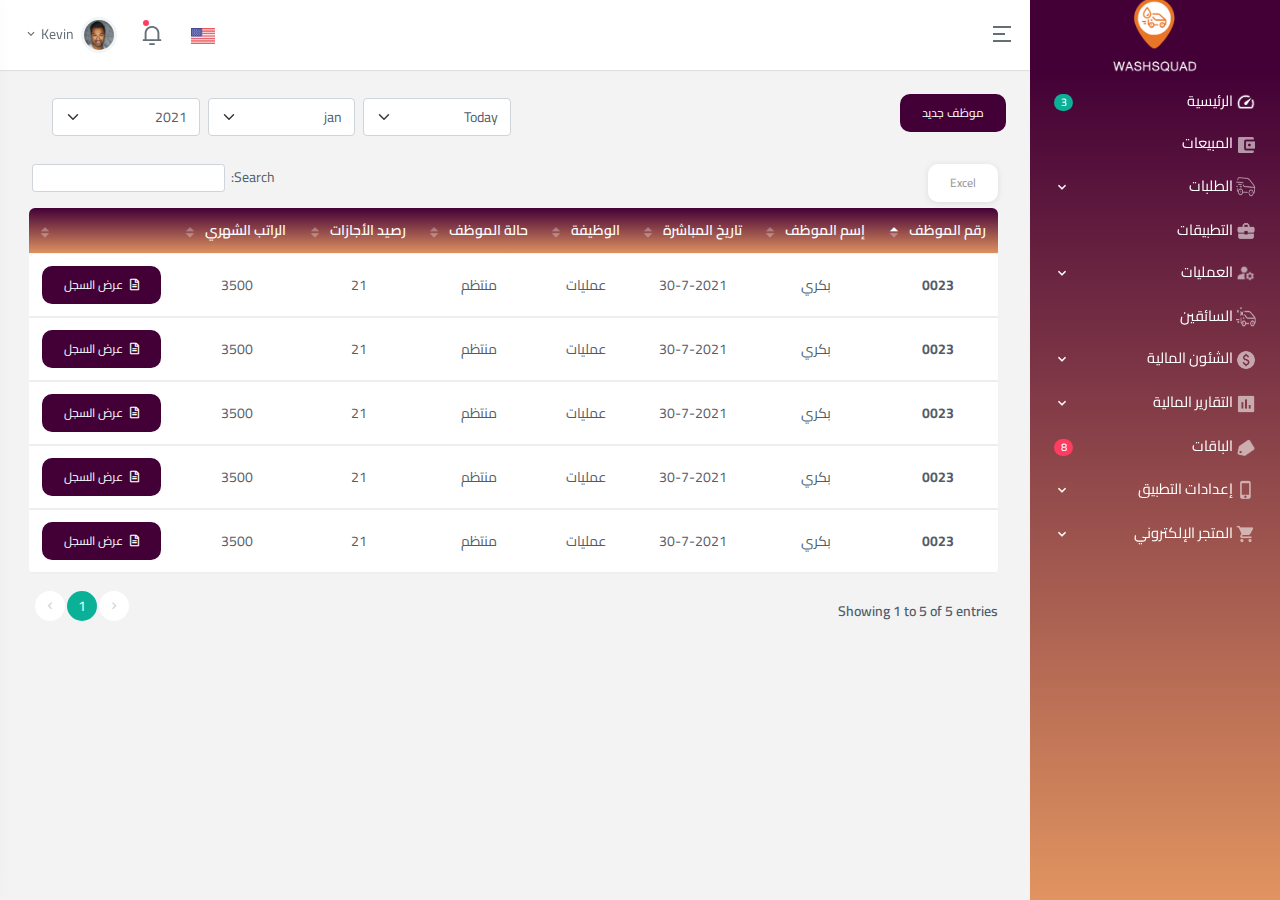
<file: employee-data.html>
<!doctype html>
<html lang="ar" style="direction: rtl;">

<head>

    <meta charset="utf-8" />
    <title> WashSquad </title>
    <meta name="viewport" content="width=device-width, initial-scale=1.0">
    <meta content="Premium Multipurpose Admin & Dashboard Template" name="description" />
    <meta content="Themesdesign" name="author" />
    <!-- App favicon -->
    <link rel="shortcut icon" href="assets/images/favicon.ico">

    <!-- jvectormap -->
    <link href="assets/libs/jqvmap/jqvmap.min.css" rel="stylesheet" />

 
    <!-- DataTables -->
    <link href="assets/libs/datatables.net-bs4/css/dataTables.bootstrap4.min.css" rel="stylesheet" type="text/css" />
    <link href="assets/libs/datatables.net-buttons-bs4/css/buttons.bootstrap4.min.css" rel="stylesheet"
        type="text/css" />

    <!-- Responsive datatable examples -->
    <link href="assets/libs/datatables.net-responsive-bs4/css/responsive.bootstrap4.min.css" rel="stylesheet"
        type="text/css" />



    <!-- Bootstrap Css -->
    <link href="assets/css/bootstrap-rtl.min.css" rel="stylesheet" type="text/css" />
    <!-- Icons Css -->
    <link href="assets/css/icons.min.css" rel="stylesheet" type="text/css" />
    <!-- Plugins css -->
    <link href="assets/libs/dropzone/min/dropzone.min.css" rel="stylesheet" type="text/css" />

    <!-- App Css-->
    <link href="assets/css/app-rtl.min.css" rel="stylesheet" type="text/css" />

</head>

<body data-sidebar="dark">

    <!-- <body data-layout="horizontal" data-topbar="dark"> -->

    <!-- Begin page -->
    <div id="layout-wrapper">


        <header id="page-topbar">
            <div class="navbar-header">
                <div class="d-flex">
                    <!-- LOGO -->
                    <div class="navbar-brand-box text-center">
                        <a href="index.html" class="logo logo-dark">
                            <span class="logo-sm">
                                <img src="assets/images/logo-sm.png" alt="logo-sm-dark" height="22">
                            </span>
                            <span class="logo-lg">
                                <img src="assets/images/logo-dark.png" alt="logo-dark" height="24">
                            </span>
                        </a>

                        <a href="index.html" class="logo logo-light">
                            <span class="logo-sm">
                                <img src="assets/images/logo-sm.png" alt="logo-sm-light" height="22">
                            </span>
                            <span class="logo-lg">
                                <img src="assets/images/logo-light.png" alt="logo-light" height="24">
                            </span>
                        </a>
                    </div>

                    <button type="button" class="btn btn-sm px-3 font-size-24 header-item waves-effect"
                        id="vertical-menu-btn">
                        <i class="ri-menu-2-line align-middle"></i>
                    </button>

                    <!-- App Search-->
                    <!-- <form class="app-search d-none d-lg-block">
                            <div class="position-relative">
                                <input type="text" class="form-control" placeholder="Search...">
                                <span class="ri-search-line"></span>
                            </div>
                        </form> -->
                </div>

                <div class="d-flex">

                    <div class="dropdown d-inline-block d-lg-none ms-2">
                        <button type="button" class="btn header-item noti-icon waves-effect"
                            id="page-header-search-dropdown" data-bs-toggle="dropdown" aria-haspopup="true"
                            aria-expanded="false">
                            <i class="ri-search-line"></i>
                        </button>
                        <div class="dropdown-menu dropdown-menu-lg dropdown-menu-end p-0"
                            aria-labelledby="page-header-search-dropdown">

                            <form class="p-3">
                                <div class="mb-3 m-0">
                                    <div class="input-group">
                                        <input type="text" class="form-control" placeholder="Search ...">
                                        <div class="input-group-append">
                                            <button class="btn btn-primary" type="submit"><i
                                                    class="ri-search-line"></i></button>
                                        </div>
                                    </div>
                                </div>
                            </form>
                        </div>
                    </div>

                    <div class="dropdown d-none d-sm-inline-block">
                        <button type="button" class="btn header-item waves-effect" data-bs-toggle="dropdown"
                            aria-haspopup="true" aria-expanded="false">
                            <img class="" src="assets/images/flags/us.jpg" alt="Header Language" height="16">
                        </button>
                        <div class="dropdown-menu dropdown-menu-end">

                            <!-- item-->
                            <a href="javascript:void(0);" class="dropdown-item notify-item">
                                <img src="assets/images/flags/spain.jpg" alt="user-image" class="me-1" height="12">
                                <span class="align-middle"> en </span>
                            </a>






                        </div>
                    </div>

                    <div class="dropdown d-none d-lg-inline-block ms-1">

                        <div class="dropdown-menu dropdown-menu-lg dropdown-menu-end">
                            <div class="px-lg-2">
                                <div class="row g-0">
                                    <div class="col">
                                        <a class="dropdown-icon-item" href="#">
                                            <img src="assets/images/brands/github.png" alt="Github">
                                            <span>GitHub</span>
                                        </a>
                                    </div>
                                    <div class="col">
                                        <a class="dropdown-icon-item" href="#">
                                            <img src="assets/images/brands/bitbucket.png" alt="bitbucket">
                                            <span>Bitbucket</span>
                                        </a>
                                    </div>
                                    <div class="col">
                                        <a class="dropdown-icon-item" href="#">
                                            <img src="assets/images/brands/dribbble.png" alt="dribbble">
                                            <span>Dribbble</span>
                                        </a>
                                    </div>
                                </div>

                                <div class="row g-0">
                                    <div class="col">
                                        <a class="dropdown-icon-item" href="#">
                                            <img src="assets/images/brands/dropbox.png" alt="dropbox">
                                            <span>Dropbox</span>
                                        </a>
                                    </div>
                                    <div class="col">
                                        <a class="dropdown-icon-item" href="#">
                                            <img src="assets/images/brands/mail_chimp.png" alt="mail_chimp">
                                            <span>Mail Chimp</span>
                                        </a>
                                    </div>
                                    <div class="col">
                                        <a class="dropdown-icon-item" href="#">
                                            <img src="assets/images/brands/slack.png" alt="slack">
                                            <span>Slack</span>
                                        </a>
                                    </div>
                                </div>
                            </div>
                        </div>
                    </div>



                    <div class="dropdown d-inline-block">
                        <button type="button" class="btn header-item noti-icon waves-effect"
                            id="page-header-notifications-dropdown" data-bs-toggle="dropdown" aria-expanded="false">
                            <i class="ri-notification-3-line"></i>
                            <span class="noti-dot"></span>
                        </button>
                        <div class="dropdown-menu dropdown-menu-lg dropdown-menu-end p-0"
                            aria-labelledby="page-header-notifications-dropdown">
                            <div class="p-3">
                                <div class="row align-items-center">
                                    <div class="col">
                                        <h6 class="m-0"> Notifications </h6>
                                    </div>
                                    <div class="col-auto">
                                        <a href="#!" class="small"> View All</a>
                                    </div>
                                </div>
                            </div>
                            <div data-simplebar style="max-height: 230px;">
                                <a href="" class="text-reset notification-item">
                                    <div class="d-flex">
                                        <div class="flex-shrink-0 me-3">
                                            <div class="avatar-xs">
                                                <span class="avatar-title bg-primary rounded-circle font-size-16">
                                                    <i class="ri-shopping-cart-line"></i>
                                                </span>
                                            </div>
                                        </div>
                                        <div class="flex-grow-1">
                                            <h6 class="mb-1">Your order is placed</h6>
                                            <div class="font-size-12 text-muted">
                                                <p class="mb-1">If several languages coalesce the grammar</p>
                                                <p class="mb-0"><i class="mdi mdi-clock-outline"></i> 3 min ago</p>
                                            </div>
                                        </div>
                                    </div>
                                </a>
                                <a href="" class="text-reset notification-item">
                                    <div class="d-flex">
                                        <div class="flex-shrink-0 me-3">
                                            <img src="assets/images/users/avatar-3.jpg" class="rounded-circle avatar-xs"
                                                alt="user-pic">
                                        </div>
                                        <div class="flex-grow-1">
                                            <h6 class="mb-1">James Lemire</h6>
                                            <div class="font-size-12 text-muted">
                                                <p class="mb-1">It will seem like simplified English.</p>
                                                <p class="mb-0"><i class="mdi mdi-clock-outline"></i> 1 hours ago</p>
                                            </div>
                                        </div>
                                    </div>
                                </a>
                                <a href="" class="text-reset notification-item">
                                    <div class="d-flex">
                                        <div class="flex-shrink-0 me-3">
                                            <div class="avatar-xs">
                                                <span class="avatar-title bg-success rounded-circle font-size-16">
                                                    <i class="ri-checkbox-circle-line"></i>
                                                </span>
                                            </div>
                                        </div>
                                        <div class="flex-grow-1">
                                            <h6 class="mb-1">Your item is shipped</h6>
                                            <div class="font-size-12 text-muted">
                                                <p class="mb-1">If several languages coalesce the grammar</p>
                                                <p class="mb-0"><i class="mdi mdi-clock-outline"></i> 3 min ago</p>
                                            </div>
                                        </div>
                                    </div>
                                </a>

                                <a href="" class="text-reset notification-item">
                                    <div class="d-flex">
                                        <div class="flex-shrink-0 me-3">
                                            <img src="assets/images/users/avatar-4.jpg" class="rounded-circle avatar-xs"
                                                alt="user-pic">
                                        </div>
                                        <div class="flex-grow-1">
                                            <h6 class="mb-1">Salena Layfield</h6>
                                            <div class="font-size-12 text-muted">
                                                <p class="mb-1">As a skeptical Cambridge friend of mine occidental.</p>
                                                <p class="mb-0"><i class="mdi mdi-clock-outline"></i> 1 hours ago</p>
                                            </div>
                                        </div>
                                    </div>
                                </a>
                            </div>
                            <div class="p-2 border-top">
                                <div class="d-grid">
                                    <a class="btn btn-sm btn-link font-size-14 text-center" href="javascript:void(0)">
                                        <i class="mdi mdi-arrow-right-circle me-1"></i> View More..
                                    </a>
                                </div>
                            </div>
                        </div>
                    </div>

                    <div class="dropdown d-inline-block user-dropdown">
                        <button type="button" class="btn header-item waves-effect" id="page-header-user-dropdown"
                            data-bs-toggle="dropdown" aria-haspopup="true" aria-expanded="false">
                            <img class="rounded-circle header-profile-user" src="assets/images/users/avatar-2.jpg"
                                alt="Header Avatar">
                            <span class="d-none d-xl-inline-block ms-1">Kevin</span>
                            <i class="mdi mdi-chevron-down d-none d-xl-inline-block"></i>
                        </button>
                        <div class="dropdown-menu dropdown-menu-end">
                            <!-- item-->
                            <a class="dropdown-item" href="#"><i class="ri-user-line align-middle me-1"></i> Profile</a>
                            <a class="dropdown-item" href="#"><i class="ri-wallet-2-line align-middle me-1"></i> My
                                Wallet</a>
                            <a class="dropdown-item d-block" href="#"><span
                                    class="badge bg-success float-end mt-1">11</span><i
                                    class="ri-settings-2-line align-middle me-1"></i> Settings</a>
                            <a class="dropdown-item" href="#"><i class="ri-lock-unlock-line align-middle me-1"></i> Lock
                                screen</a>
                            <div class="dropdown-divider"></div>
                            <a class="dropdown-item text-danger" href="#"><i
                                    class="ri-shut-down-line align-middle me-1 text-danger"></i> Logout</a>
                        </div>
                    </div>

                    <!-- <div class="dropdown d-inline-block">
                            <button type="button" class="btn header-item noti-icon right-bar-toggle waves-effect">
                                <i class="mdi mdi-cog"></i>
                            </button>
                        </div> -->

                </div>
            </div>
        </header>

        <!-- ========== Left Sidebar Start ========== -->
        <div class="vertical-menu">

            <div data-simplebar class="h-100">

                <!--- Sidemenu -->
                <div id="sidebar-menu">
                    <!-- Left Menu Start -->
                    <ul class="metismenu list-unstyled" id="side-menu">
                        <!-- <li class="menu-title">Menu</li> -->

                        <li>
                            <a href="index.html" class="waves-effect">
                                <img src="assets/images/icons/speed-24px.png" width="20px" height="20ox" alt=""> <span
                                    class="badge rounded-pill bg-primary float-end">3</span>
                                <span> الرئيسية </span>
                            </a>
                        </li>

                        <li>
                            <a href="Sales.html" class=" waves-effect">
                                <img src="assets/images/icons/baseline-account_balance_wallet-24px.png" width="20px"
                                    height="20ox" alt="">
                                <span> المبيعات </span>
                            </a>
                        </li>

                        <li>
                            <a href="javascript: void(0);" class="has-arrow waves-effect">
                                <img src="assets/images/icons/Group 122.png" width="20px" height="20ox" alt="">
                                <span> الطلبات </span>
                            </a>
                            <ul class="sub-menu" aria-expanded="false">
                                <li><a href="email-inbox.html"> جدول الطلبات </a></li>
                                <li><a href="email-read.html"> الأوقات المتاحة </a></li>
                                <li><a href="email-compose.html"> الإشتراكات الشهرية </a></li>
                                <li><a href="email-compose.html"> الخدمات المرسلة </a></li>
                            </ul>
                        </li>

                        <!-- <li class="menu-title">Layouts</li> -->

                        <li>
                            <a href="apps.html" class="waves-effect">
                                <img src="assets/images/icons/baseline-business_center-24px.png" width="20px"
                                    height="20ox" alt="">
                                <span> التطبيقات </span>
                            </a>

                        </li>

                        <li>
                            <a href="javascript: void(0);" class="has-arrow waves-effect">
                                <img src="assets/images/icons/manage_accounts_black_24dp.png" width="20px" height="20ox"
                                    alt="">
                                <span> العمليات </span>
                            </a>
                            <ul class="sub-menu" aria-expanded="false">
                                <li><a href="layouts-horizontal.html">Default</a></li>
                                <li><a href="layouts-hori-topbar-dark.html">Topbar Dark</a></li>
                                <li><a href="layouts-hori-boxed-width.html">Boxed width</a></li>
                            </ul>
                        </li>

                        <!-- <li class="menu-title">Pages</li> -->

                        <li>
                            <a href="javascript: void(0);" class=" waves-effect">
                                <img src="assets/images/icons/Group 384.png" width="20px" height="20ox" alt="">
                                <span> السائقين </span>
                            </a>

                        </li>

                        <li>
                            <a href="javascript: void(0);" class="has-arrow waves-effect">
                                <img src="assets/images/icons/paid_black_24dp.png" width="20px" height="20ox" alt="">
                                <span> الشئون المالية </span>
                            </a>
                            <ul class="sub-menu" aria-expanded="false">
                                <li><a href="pages-starter.html"> الحضور والإنصراف </a></li>
                                <li><a href="pages-maintenance.html"> بيانات الموظفين </a></li>
                                <li><a href="pages-comingsoon.html"> الرواتب والعمولة </a></li>
                                <li><a href="pages-timeline.html"> تقارير السيارات </a></li>
                                <li><a href="pages-faqs.html"> تقارير التطبيقات </a></li>
                                <li><a href="pages-pricing.html"> التحصيل المالي </a></li>
                                <li><a href="pages-404.html"> تقارير الصيانة </a></li>
                                <li><a href="pages-500.html"> المحروقات </a></li>
                                <li><a href="pages-500.html"> مصاريف إدارية </a></li>
                                <li><a href="pages-500.html"> الإلتزامات المالية </a></li>
                                <li><a href="pages-500.html"> مبالغ متعثرة </a></li>
                                <li><a href="pages-500.html"> المستودع </a></li>
                            </ul>
                        </li>

                        <!-- <li class="menu-title">Components</li> -->

                        <li>
                            <a href="javascript: void(0);" class="has-arrow waves-effect">
                                <img src="assets/images/icons/assessment_black_24dp.png" width="20px" height="20ox"
                                    alt="">
                                <span> التقارير المالية </span>
                            </a>
                            <ul class="sub-menu" aria-expanded="false">
                                <li><a href="ui-alerts.html"> تقارير الطلبات المنفذة </a></li>
                                <li><a href="ui-badge.html"> الإيرادات </a></li>
                                <li><a href="ui-buttons.html"> ربحية الشركة </a></li>
                                <li><a href="ui-cards.html">الإدخار</a></li>
                                <li><a href="ui-carousel.html"> النمو </a></li>

                            </ul>
                        </li>

                        <li>
                            <a href="javascript: void(0);" class="waves-effect">
                                <img src="assets/images/icons/local_offer_black_24dp.png" width="20px" height="20ox"
                                    alt="">
                                <span class="badge rounded-pill bg-danger float-end">8</span>
                                <span> الباقات </span>
                            </a>
                            <ul class="sub-menu" aria-expanded="false">
                                <li><a href="form-elements.html">Form Elements</a></li>
                                <li><a href="form-validation.html">Form Validation</a></li>
                                <li><a href="form-advanced.html">Form Advanced Plugins</a></li>
                                <li><a href="form-editors.html">Form Editors</a></li>
                                <li><a href="form-uploads.html">Form File Upload</a></li>
                                <li><a href="form-xeditable.html">Form X-editable</a></li>
                                <li><a href="form-wizard.html">Form Wizard</a></li>
                                <li><a href="form-mask.html">Form Mask</a></li>
                            </ul>
                        </li>

                        <li>
                            <a href="javascript: void(0);" class="has-arrow waves-effect">
                                <img src="assets/images/icons/phone_iphone_black_24dp.png" width="20px" height="20ox"
                                    alt="">
                                <span> إعدادات التطبيق </span>
                            </a>
                            <ul class="sub-menu" aria-expanded="false">
                                <li><a href="tables-basic.html"> الخدمات </a></li>
                                <li><a href="tables-basic.html"> الباقات الرئيسية </a></li>
                                <li><a href="tables-basic.html"> الخدمات الإضافية </a></li>
                                <li><a href="tables-basic.html"> المناطق والأحياء </a></li>
                                <li><a href="tables-basic.html"> الأوقات </a></li>
                                <li><a href="tables-basic.html"> أنواع السيارات </a></li>
                                <li><a href="tables-basic.html"> أنواع السيارات الفرعية </a></li>
                                <li><a href="tables-basic.html"> أكواد الخصم </a></li>
                                <li><a href="tables-basic.html"> العروض </a></li>
                                <li><a href="tables-basic.html"> الإشعارات </a></li>
                                <li><a href="tables-basic.html"> الشروط والأحكام </a></li>
                                <li><a href="tables-basic.html"> الأسئلة المتكررة </a></li>
                                <li><a href="tables-basic.html"> وسائل التواصل الإجتماعي </a></li>
                                <li><a href="tables-basic.html"> وسائل الدعم والمساعدة </a></li>


                            </ul>
                        </li>

                        <li>
                            <a href="javascript: void(0);" class="has-arrow waves-effect">
                                <img src="assets/images/icons/baseline-shopping_cart-24px.png" width="20px"
                                    height="20ox" alt="">
                                <span> المتجر الإلكتروني </span>
                            </a>
                            <ul class="sub-menu" aria-expanded="false">
                                <li><a href="charts-apex.html"> المنتجات </a></li>
                                <li><a href="charts-apex.html"> الطلبات </a></li>
                                <li><a href="charts-apex.html"> التقارير </a></li>

                            </ul>
                        </li>



                    </ul>
                </div>
                <!-- Sidebar -->
            </div>
        </div>
        <!-- Left Sidebar End -->



        <!-- ============================================================== -->
        <!-- Start right Content here -->
        <!-- ============================================================== -->
        <div class="main-content">

            <div class="page-content   burn">
                <div class="container-fluid">



                    <div class="modal fade" id="exampleModalScrollable" tabindex="-1" role="dialog"
                        aria-labelledby="exampleModalScrollableTitle" aria-hidden="true">
                        <div class="modal-dialog modal-lg modal-dialog-scrollable">
                            <div class="modal-content">

                                <div class="modal-body">
                                    <div class="mod-content">
                                        <form action="">
                                            <div action="#" class="dropzone">
                                                <div class="fallback">
                                                    <input name="file" type="file">
                                                </div>
                                                <div class="dz-message needsclick">
                                                    <div class="">
                                                        <i class="display-6 fas mo-icon fa-user"></i>
                                                    </div>

                                                </div>


                                            </div>

                                            <div class="row pt-4">
                                                <div class="col-md-6">
                                                    <div class="mb-3">
                                                        <label class="form-label" for="default-input"> إسم الموظف </label>
                                                        <input class="form-control" type="text" id="default-input" placeholder="بكري">
                                                    </div>
                                                </div>
                                                <div class="col-md-6">
                                                    <div class="mb-3">
                                                        <label class="form-label" for="default-input">رقم الهوية</label>
                                                        <input class="form-control" type="number" id="default-input" placeholder="213243">
                                                    </div>
                                                </div>
                                                <div class="col-md-6">
                                                    <div class="mb-3">
                                                        <label class="form-label" for="default-input"> رقم الموظف </label>
                                                        <input class="form-control" type="text" id="default-input" placeholder="43432">
                                                    </div>
                                                </div>
                                                <div class="col-md-6">
                                                    <div class="mb-3">
                                                        <label class="form-label" for="default-input"> تاريخ المباشرة </label>
                                                        <input class="form-control" type="date" id="default-input" placeholder="Default input">
                                                    </div>
                                                </div>

                                                <div class="col-md-6">
                                                    <div class="mb-3">
                                                        <label class="form-label" for="default-input"> رقم الموظف </label>
                                                        <input class="form-control" type="text" id="default-input" placeholder="43432">
                                                    </div>
                                                </div>


                                                <div class="col-md-6">
                                                    <div class="mb-3">
                                                        <label class="form-label" for="default-input"> رقم الموظف </label>
                                                        <input class="form-control" type="text" id="default-input" placeholder="43432">
                                                    </div>
                                                </div>


                                                <div class="col-md-6">
                                                    <div class="mb-3">
                                                        <label class="form-label" for="default-input"> رقم الموظف </label>
                                                        <input class="form-control" type="text" id="default-input" placeholder="43432">
                                                    </div>
                                                </div>


                                                <div class="col-md-6">
                                                    <div class="mb-3">
                                                        <label class="form-label" for="default-input"> رقم الموظف </label>
                                                        <input class="form-control" type="text" id="default-input" placeholder="43432">
                                                    </div>
                                                </div>


                                                <div class="col-md-6">
                                                    <div class="mb-3">
                                                        <label class="form-label" for="default-input"> رقم الموظف </label>
                                                        <input class="form-control" type="text" id="default-input" placeholder="43432">
                                                    </div>
                                                </div>


                                                <div class="col-md-6">
                                                    <div class="mb-3">
                                                        <label class="form-label" for="default-input"> رقم الموظف </label>
                                                        <input class="form-control" type="text" id="default-input" placeholder="43432">
                                                    </div>
                                                </div>


                                                <div class="col-md-6">
                                                    <div class="mb-3">
                                                        <label class="form-label" for="default-input"> رقم الموظف </label>
                                                        <input class="form-control" type="text" id="default-input" placeholder="43432">
                                                    </div>
                                                </div>


                                                <div class="col-md-6">
                                                    <div class="mb-3">
                                                        <label class="form-label" for="default-input"> رقم الموظف </label>
                                                        <input class="form-control" type="text" id="default-input" placeholder="43432">
                                                    </div>
                                                </div>


                                            </div>

                                        </form>

                                    </div>

                                </div>
                                <div class="modal-footer ">
                                    <div class="w-100 d-flex justify-content-between">

                                        <button type="button" class="btn stoped pdf mx-2" data-bs-dismiss="modal">  download  <i class="mx-1 far fa-file-pdf"></i> </button>


                                        <div class="">
                                            <button type="button" class="btn stoped  mx-2" data-bs-dismiss="modal"> حفظ التغييرات </button>
                                            <button type="button" class="btn stoped "> إغلاق </button>
                                        </div>


                                        
                                    
                                    </div>
                                </div>
                            </div><!-- /.modal-content -->
                        </div><!-- /.modal-dialog -->
                    </div><!-- /.modal -->



                    <div class="row">

                        <div class="col-12 row mb-3">
                            <div class="add-button col-sm-6">
                                <button class="stoped" data-bs-toggle="modal" data-bs-target="#exampleModalScrollable">
                                    موظف جديد </button>
                            </div>

                            <div class="date-time col-sm-6 d-flex  justify-content-around">
                                <select name="month" class="form-select mx-2" id="">
                                    <option value=""> Today</option>
                                    <option value=""> yesterday</option>
                                    <option value=""> march</option>
                                    <option value=""> april</option>
                                    <option value=""> may</option>
                                </select>


                                <select name="month" class="form-select mx-2" id="">
                                    <option value=""> jan</option>
                                    <option value=""> febr</option>
                                    <option value=""> march</option>
                                    <option value=""> april</option>
                                    <option value=""> may</option>
                                </select>

                                <select name="year" class="form-select" id="">
                                    <option value=""> 2021</option>
                                    <option value=""> 2020</option>
                                    <option value=""> 2019</option>
                                    <option value=""> 2018</option>
                                    <option value=""> 2017</option>
                                </select>
                            </div>
                        </div>






                        <div class="col-12">
                            
                                <div class="table-responsive mb-0 rounded">
                                    <table id="datatable-buttons" class="table dt-responsive nowrap">
                                        <thead>
                                            <tr>
                                                <th> رقم الموظف </th>
                                                <th> إسم الموظف </th>
                                                <th> تاريخ المباشرة </th>
                                                <th> الوظيفة </th>
                                                <th> حالة الموظف </th>
                                                <th> رصيد الأجازات </th>
                                                <th> الراتب الشهري </th>
                                                <th></th>
                                            </tr>
                                        </thead>
                                        <tbody>
                                            <tr>
                                                <td> 0023 </td>
                                                <td> بكري </td>
                                                <td> 30-7-2021 </td>
                                                <td> عمليات</td>
                                                <td> منتظم </td>
                                                <td> 21 </td>
                                                <td> 3500 </td>
                                                <td> <button class="stoped"><i class=" far fa-file-alt me-1"></i> عرض
                                                        السجل </button> </td>

                                            </tr>
                                            <tr>
                                                <td> 0023 </td>
                                                <td> بكري </td>
                                                <td> 30-7-2021 </td>
                                                <td> عمليات</td>
                                                <td> منتظم </td>
                                                <td> 21 </td>
                                                <td> 3500 </td>
                                                <td> <button class="stoped"><i class=" far fa-file-alt me-1"></i> عرض
                                                        السجل </button> </td>

                                            </tr>
                                            <tr>
                                                <td> 0023 </td>
                                                <td> بكري </td>
                                                <td> 30-7-2021 </td>
                                                <td> عمليات</td>
                                                <td> منتظم </td>
                                                <td> 21 </td>
                                                <td> 3500 </td>
                                                <td> <button class="stoped"><i class=" far fa-file-alt me-1"></i> عرض
                                                        السجل </button> </td>

                                            </tr>
                                            <tr>
                                                <td> 0023 </td>
                                                <td> بكري </td>
                                                <td> 30-7-2021 </td>
                                                <td> عمليات</td>
                                                <td> منتظم </td>
                                                <td> 21 </td>
                                                <td> 3500 </td>
                                                <td> <button class="stoped"><i class=" far fa-file-alt me-1"></i> عرض
                                                        السجل </button> </td>

                                            </tr>
                                            <tr>
                                                <td> 0023 </td>
                                                <td> بكري </td>
                                                <td> 30-7-2021 </td>
                                                <td> عمليات</td>
                                                <td> منتظم </td>
                                                <td> 21 </td>
                                                <td> 3500 </td>
                                                <td> <button class="stoped"><i class=" far fa-file-alt me-1"></i> عرض
                                                        السجل </button> </td>

                                            </tr>


                                        </tbody>
                                    </table>
                                </div>

                            
                        </div>
                    </div> <!-- end col -->
                </div> <!-- end row -->



            </div>
            <!-- container-fluid -->
        </div>
        <!-- End Page-content -->



    </div>
    <!-- end main content-->

    </div>
    <!-- END layout-wrapper -->

    <!-- Right Sidebar -->
    <div class="right-bar">
        <div data-simplebar class="h-100">
            <div class="rightbar-title d-flex align-items-center px-3 py-4">

                <h5 class="m-0 me-2">Settings</h5>

                <a href="javascript:void(0);" class="right-bar-toggle ms-auto">
                    <i class="mdi mdi-close noti-icon"></i>
                </a>
            </div>

            <!-- Settings -->
            <hr class="mt-0" />
            <h6 class="text-center mb-0">Choose Layouts</h6>

            <div class="p-4">
                <div class="mb-2">
                    <img src="assets/images/layouts/layout-1.png" class="img-thumbnail" alt="layout-1">
                </div>

                <div class="form-check form-switch mb-3">
                    <input class="form-check-input theme-choice" type="checkbox" id="light-mode-switch" checked>
                    <label class="form-check-label" for="light-mode-switch">Light Mode</label>
                </div>

                <div class="mb-2">
                    <img src="assets/images/layouts/layout-2.png" class="img-thumbnail" alt="layout-2">
                </div>
                <div class="form-check form-switch mb-3">
                    <input class="form-check-input theme-choice" type="checkbox" id="dark-mode-switch"
                        data-bsStyle="assets/css/bootstrap-dark.min.css" data-appStyle="assets/css/app-dark.min.css">
                    <label class="form-check-label" for="dark-mode-switch">Dark Mode</label>
                </div>

                <div class="mb-2">
                    <img src="assets/images/layouts/layout-3.png" class="img-thumbnail" alt="layout-3">
                </div>
                <div class="form-check form-switch mb-5">
                    <input class="form-check-input theme-choice" type="checkbox" id="rtl-mode-switch"
                        data-appStyle="assets/css/app-rtl.min.css">
                    <label class="form-check-label" for="rtl-mode-switch">RTL Mode</label>
                </div>


            </div>

        </div> <!-- end slimscroll-menu-->
    </div>
    <!-- /Right-bar -->


    <!-- Right bar overlay-->
    <div class="rightbar-overlay"></div>

    <!-- JAVASCRIPT -->
    <script src="assets/libs/jquery/jquery.min.js"></script>
    <script src="assets/libs/bootstrap/js/bootstrap.bundle.min.js"></script>
    <script src="assets/libs/metismenu/metisMenu.min.js"></script>
    <script src="assets/libs/simplebar/simplebar.min.js"></script>
    <script src="assets/libs/node-waves/waves.min.js"></script>

    <!-- apexcharts js -->
    <script src="assets/libs/apexcharts/apexcharts.min.js"></script>

    <!-- jquery.vectormap map --> 
    <script src="assets/libs/jqvmap/jquery.vmap.min.js"></script>
    <script src="assets/libs/jqvmap/maps/jquery.vmap.usa.js"></script>
   <!-- Required datatable js -->
   <script src="assets/libs/datatables.net/js/jquery.dataTables.min.js"></script>
   <script src="assets/libs/datatables.net-bs4/js/dataTables.bootstrap4.min.js"></script>
   <!-- Buttons examples -->
   <script src="assets/libs/datatables.net-buttons/js/dataTables.buttons.min.js"></script>
   <script src="assets/libs/datatables.net-buttons-bs4/js/buttons.bootstrap4.min.js"></script>
   <script src="assets/libs/jszip/jszip.min.js"></script>
   <script src="assets/libs/pdfmake/build/pdfmake.min.js"></script>
   <script src="assets/libs/pdfmake/build/vfs_fonts.js"></script>
   <script src="assets/libs/datatables.net-buttons/js/buttons.html5.min.js"></script>
   <script src="assets/libs/datatables.net-buttons/js/buttons.print.min.js"></script>
   <script src="assets/libs/datatables.net-buttons/js/buttons.colVis.min.js"></script>
   <!-- Responsive examples -->
   <script src="assets/libs/datatables.net-responsive/js/dataTables.responsive.min.js"></script>
   <script src="assets/libs/datatables.net-responsive-bs4/js/responsive.bootstrap4.min.js"></script>

   <!-- Datatable init js -->
   <script src="assets/js/pages/datatables.init.js"></script>

    <!-- dropzone js -->
    <script src="assets/libs/dropzone/min/dropzone.min.js"></script>
    <script src="assets/js/pages/table-editable.init.js"></script>

    <script src="assets/js/app.js"></script>
    <script>
        $('#r').DataTable();
    </script>

</body>

</html>
</file>
<file: assets/libs/jqvmap/jqvmap.min.css>
.jqvmap-label,.jqvmap-pin{pointer-events:none}.jqvmap-label{position:absolute;display:none;-webkit-border-radius:3px;-moz-border-radius:3px;border-radius:3px;background:#292929;color:#fff;font-family:sans-serif,Verdana;font-size:smaller;padding:3px}.jqvmap-zoomin,.jqvmap-zoomout{position:absolute;left:10px;-webkit-border-radius:3px;-moz-border-radius:3px;border-radius:3px;background:#000;padding:3px;color:#fff;width:10px;height:10px;cursor:pointer;line-height:10px;text-align:center}.jqvmap-zoomin{top:10px}.jqvmap-zoomout{top:30px}.jqvmap-region{cursor:pointer}.jqvmap-ajax_response{width:100%;height:500px}
</file>
